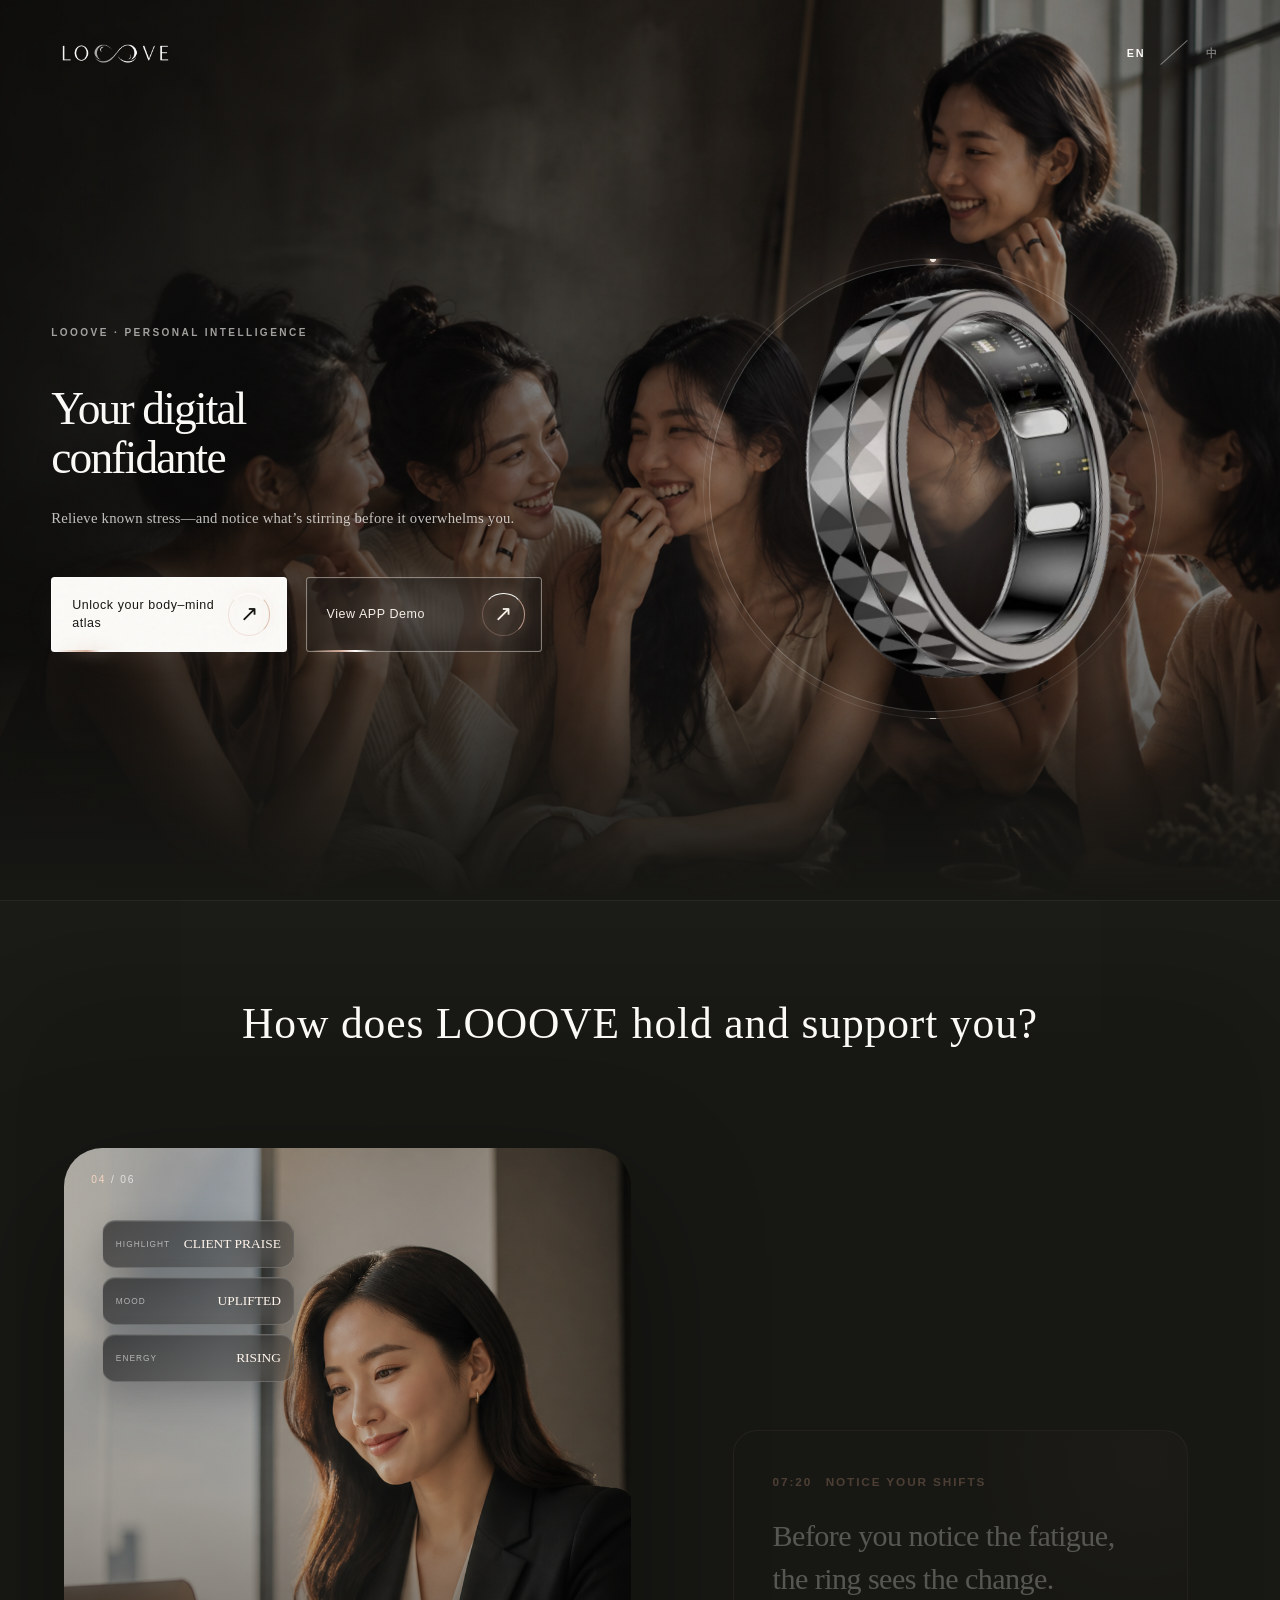
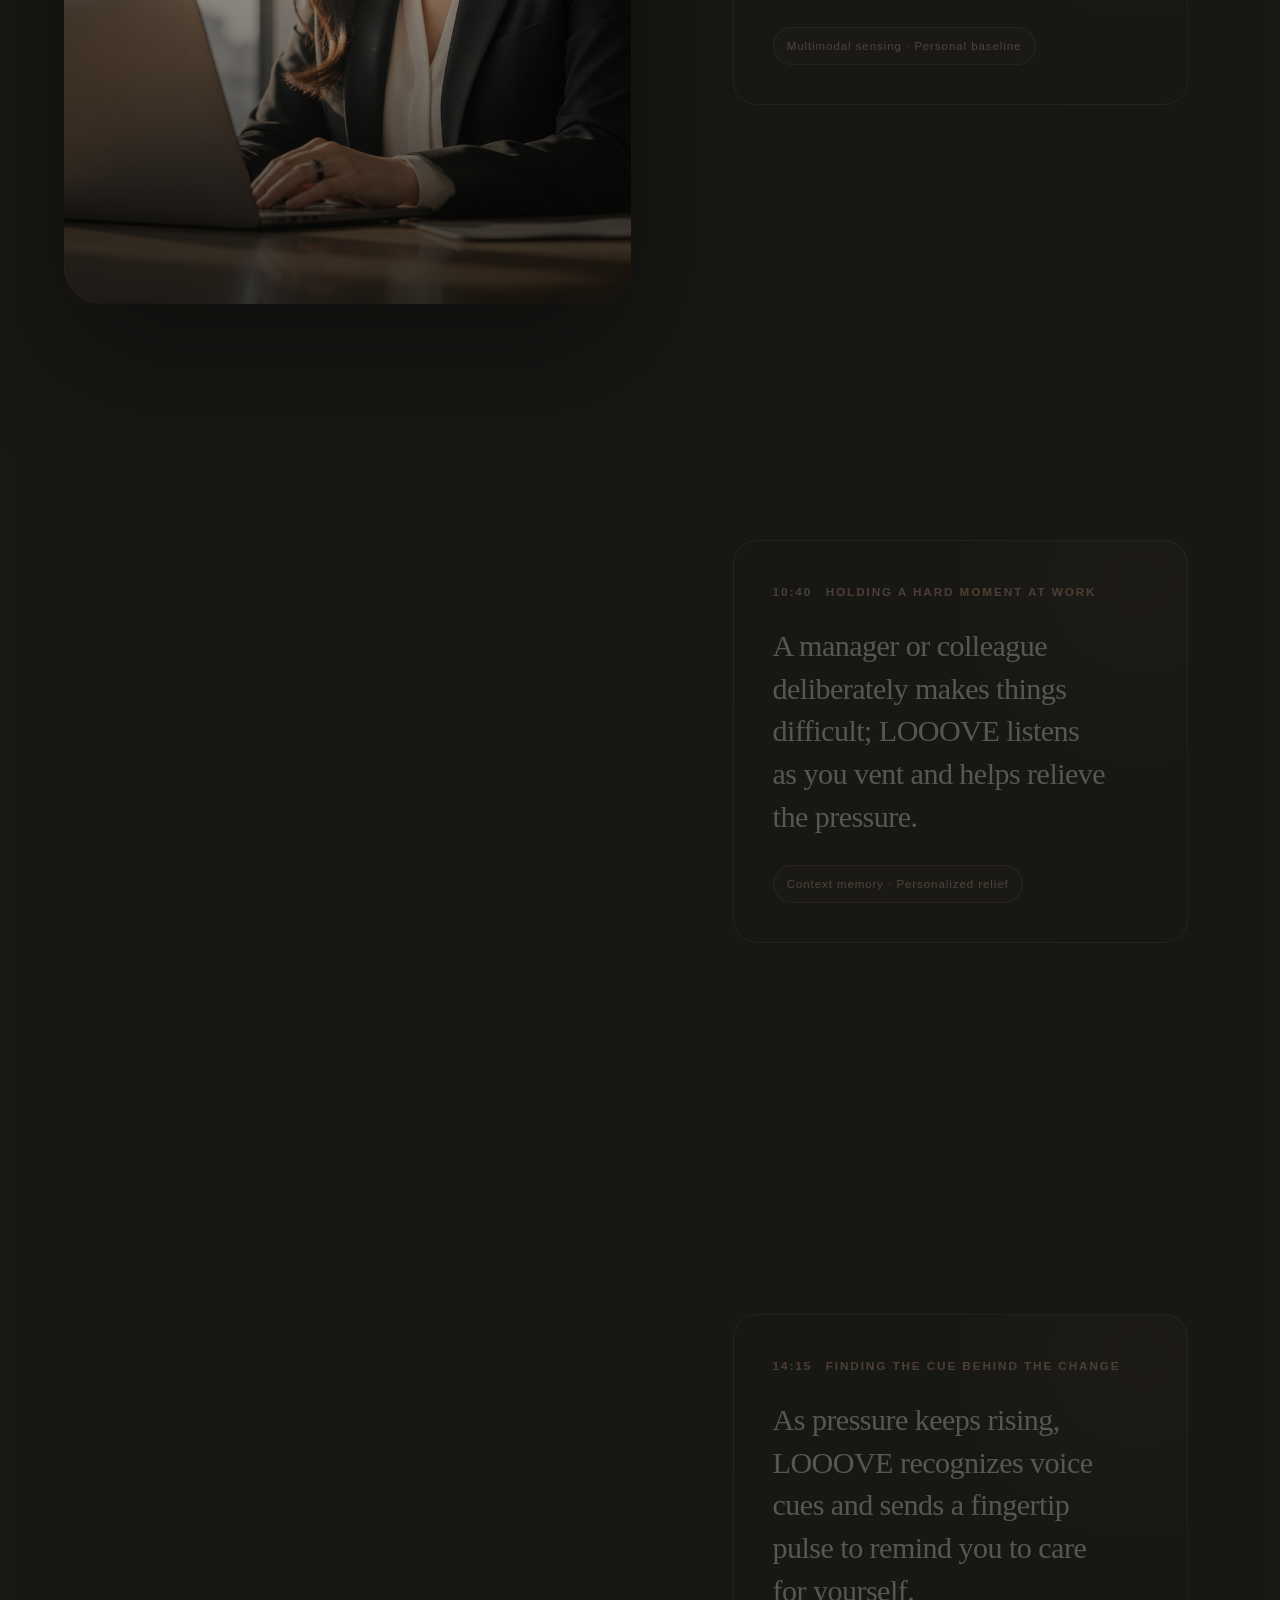
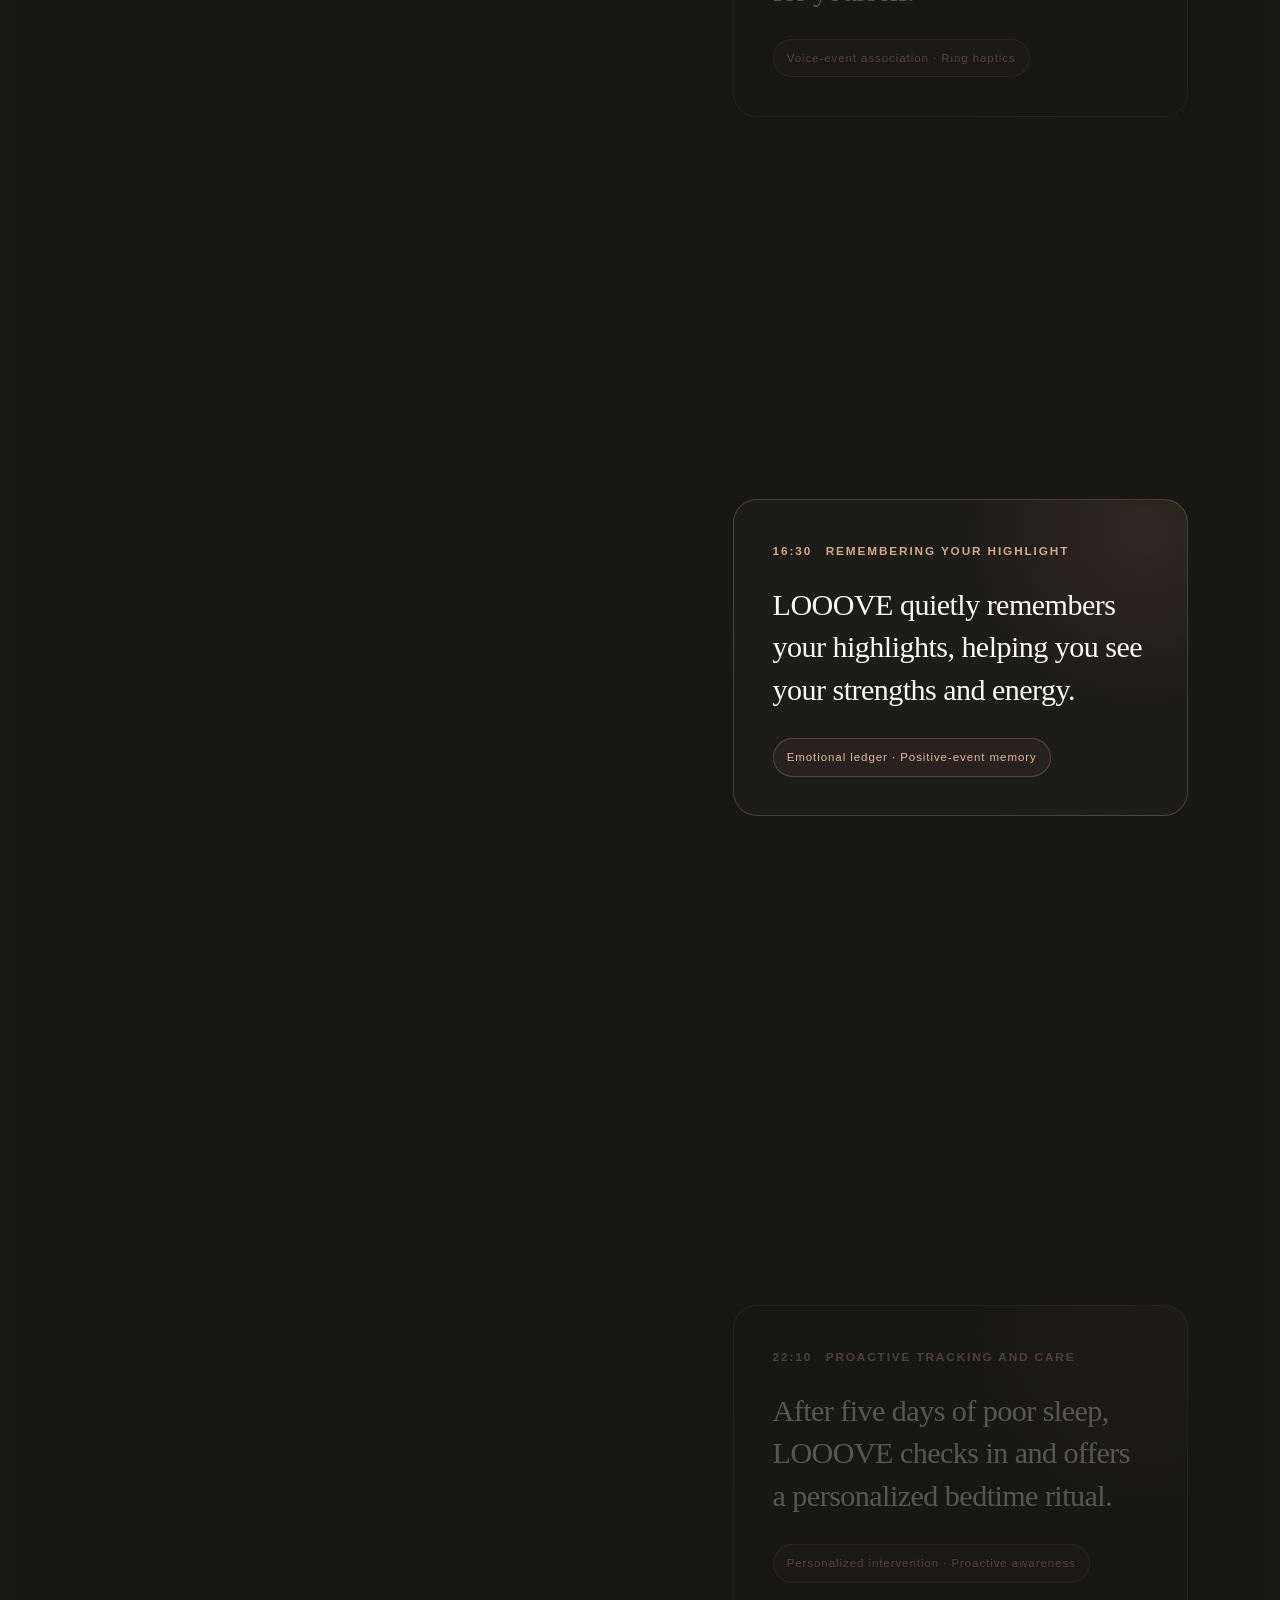
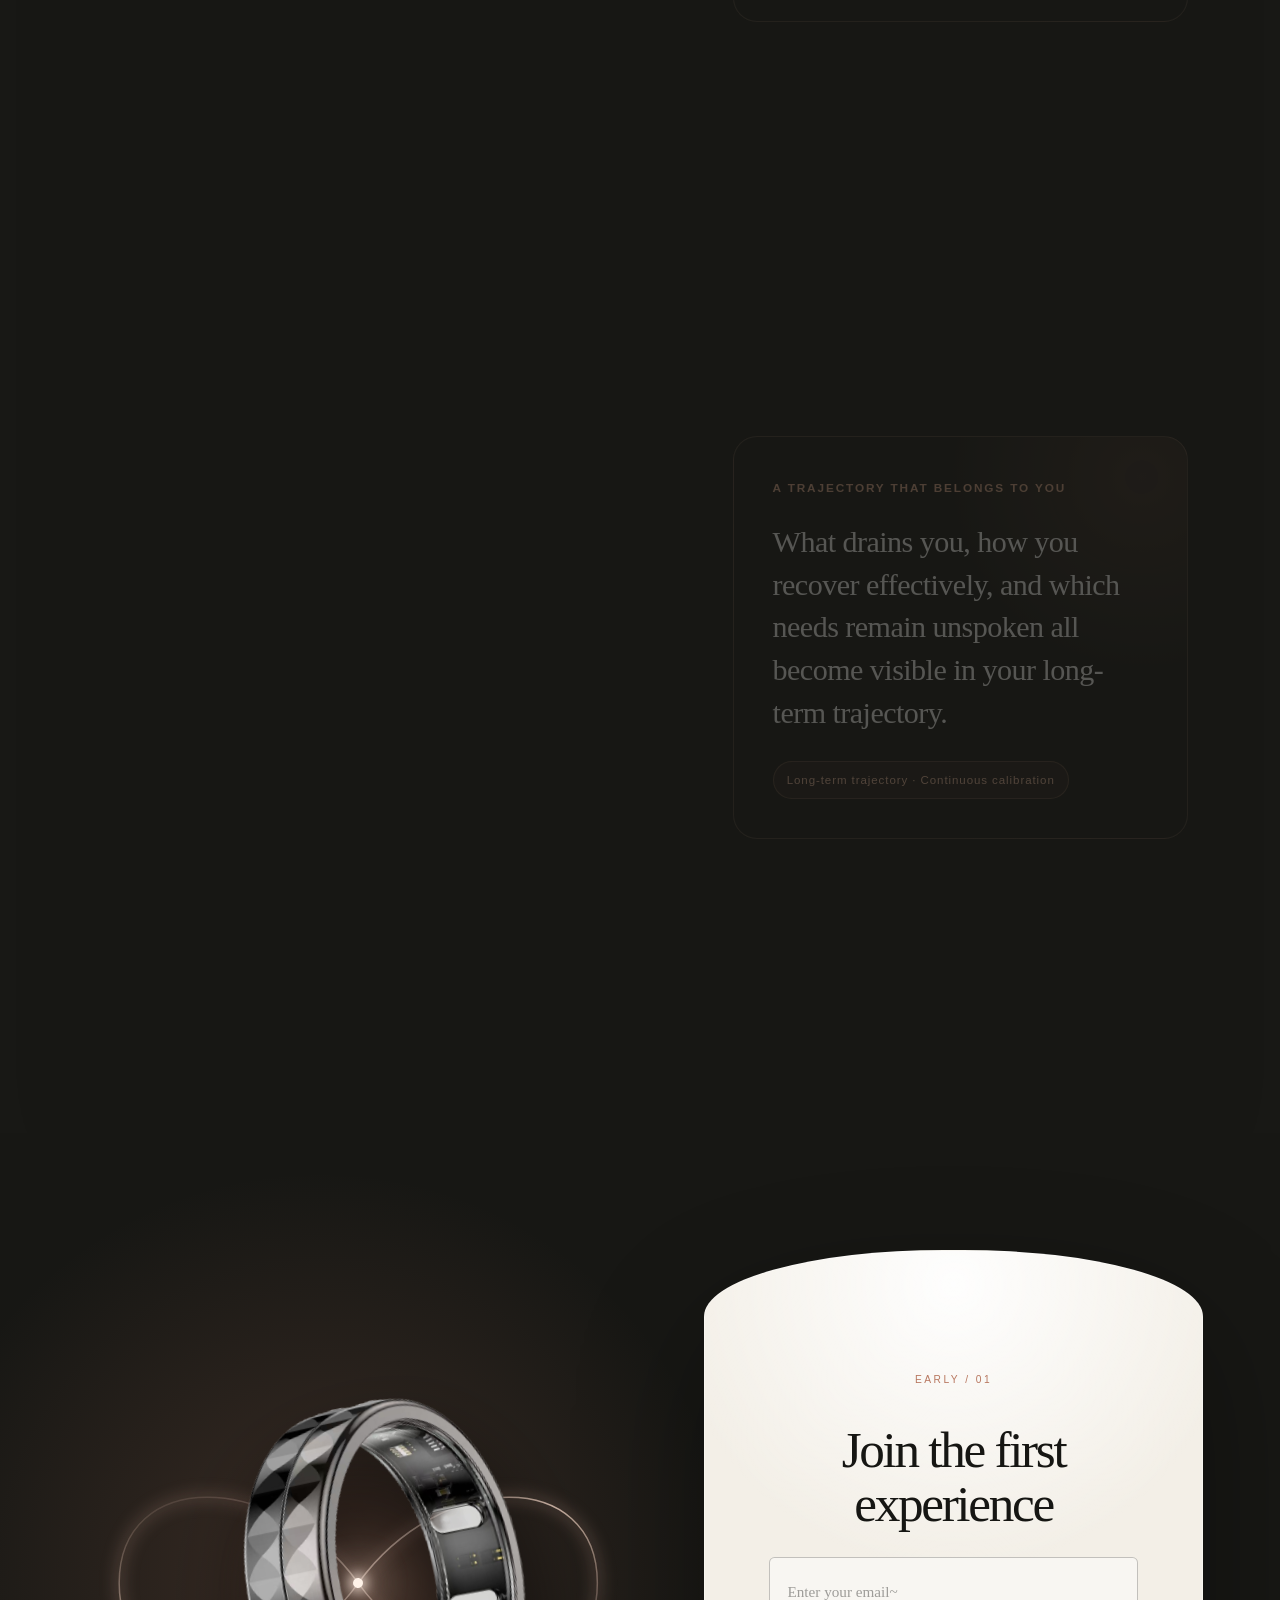
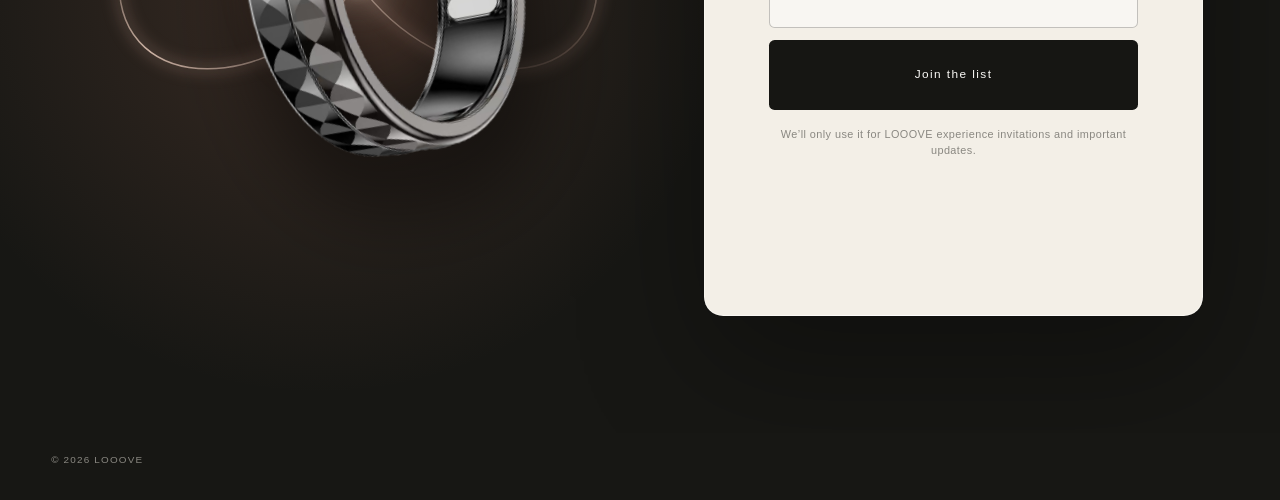
<file: index.html>
<!doctype html>
<html lang="en" data-language="en">
<head>
  <meta charset="utf-8">
  <meta name="viewport" content="width=device-width, initial-scale=1">
  <meta name="description" content="LOOOVE, your digital confidante for body–mind awareness.">
  <title>LOOOVE — Begin within</title>
  <link rel="icon" href="data:image/svg+xml,%3Csvg xmlns='http://www.w3.org/2000/svg' viewBox='0 0 64 64'%3E%3Ccircle cx='32' cy='32' r='20' fill='none' stroke='%23161613' stroke-width='8'/%3E%3C/svg%3E">
  <link rel="stylesheet" href="styles.css?v=20260817-2">
</head>
<body>
  <a class="skip-link" href="#main">Skip to main content</a>

  <header class="site-header" aria-label="Primary">
    <a class="wordmark brand-logo" href="#top" aria-label="LOOOVE home"><img src="logo.png" alt="LOOOVE"></a>
    <button class="language-toggle" id="languageToggle" type="button" aria-label="切换到中文">
      <span class="language-current">EN</span>
      <span class="language-divider" aria-hidden="true"></span>
      <span class="language-next">中</span>
    </button>
  </header>

  <main id="main">
    <section class="hero" id="top" aria-labelledby="heroTitle">
      <img class="hero-background" src="concept-assets/looove-hero-women-ensemble.png" alt="" aria-hidden="true">
      <div class="hero-copy">
        <p class="eyebrow" aria-hidden="true">LOOOVE · PERSONAL INTELLIGENCE</p>
        <h1 id="heroTitle" data-full-zh="职场女性的电子闺蜜" data-full-en="Your digital confidante"><span class="hero-title-line" data-zh="职场女性" data-en="Your digital">Your digital</span><span class="hero-title-line" data-zh="的电子闺蜜" data-en="confidante">confidante</span></h1>
        <p class="hero-support"
           data-zh="在你感到身心疲惫时，疏导已知压力，并提前觉察潜藏的情绪困扰。"
           data-en="Relieve known stress—and notice what’s stirring before it overwhelms you.">Relieve known stress—and notice what’s stirring before it overwhelms you.</p>
        <div class="hero-actions">
          <button class="journey-button" id="journeyButton" type="button">
            <span data-zh="解锁身心图鉴" data-en="Unlock your body–mind atlas">Unlock your body–mind atlas</span>
            <span class="journey-arrow" aria-hidden="true">↗</span>
          </button>
          <a class="journey-button app-demo-button" id="appDemoButton" href="新demo/LOOOVE-demo-shell%20-%20en.html">
            <span data-zh="查看 APP Demo" data-en="View APP Demo">View APP Demo</span>
            <span class="journey-arrow" aria-hidden="true">↗</span>
          </a>
        </div>
      </div>

      <div class="hero-product" aria-hidden="true">
        <span class="hero-product-halo"></span>
        <img class="hero-hardware" src="硬件图.png" alt="">
      </div>
    </section>

    <section class="product-gallery support-journey" aria-labelledby="galleryTitle">
      <header class="journey-heading-wrap">
        <h2 class="gallery-heading" id="galleryTitle" data-zh="如何接住和支持你？" data-en="How does LOOOVE hold and support you?">How does LOOOVE hold and support you?</h2>
      </header>

      <div class="journey-story">
        <div class="journey-visual" aria-live="polite">
          <img class="journey-scene is-active" data-journey-scene="0" src="concept-assets/looove-journey-v2-01.png" alt="The ring notices a shift in body rhythms" data-alt-zh="戒指觉察身体节律变化" data-alt-en="The ring notices a shift in body rhythms">
          <img class="journey-scene" data-journey-scene="1" src="concept-assets/looove-journey-v2-02.png" alt="You open LOOOVE after a difficult moment at work" data-alt-zh="你打开 LOOOVE 疏导工作中的委屈" data-alt-en="You open LOOOVE after a difficult moment at work">
          <img class="journey-scene" data-journey-scene="2" src="concept-assets/looove-journey-v2-03.png" alt="A shift after a high-pressure meeting is recognized" data-alt-zh="高压会议后的身心变化被识别" data-alt-en="A shift after a high-pressure meeting is recognized">
          <img class="journey-scene" data-journey-scene="3" src="concept-assets/looove-journey-v2-04.png" alt="Client praise becomes a highlight worth remembering" data-alt-zh="客户肯定成为你的高光时刻" data-alt-en="Client praise becomes a highlight worth remembering">
          <img class="journey-scene" data-journey-scene="4" src="concept-assets/looove-journey-v2-05.png" alt="A proactive check-in arrives after several nights of poor sleep" data-alt-zh="连续低睡眠后收到主动问候" data-alt-en="A proactive check-in arrives after several nights of poor sleep">
          <img class="journey-scene" data-journey-scene="5" src="concept-assets/looove-journey-v3-06.png" alt="You review your long-term whole-body state" data-alt-zh="你回看完整的长期身心状态" data-alt-en="You review your long-term whole-body state">
          <div class="journey-metrics" aria-hidden="true">
            <span><small id="journeyMetricLabel1">SLEEP</small><strong id="journeyMetricValue1">−18%</strong></span>
            <span><small id="journeyMetricLabel2">HRV</small><strong id="journeyMetricValue2">OFF BASELINE</strong></span>
            <span><small id="journeyMetricLabel3">STATE</small><strong id="journeyMetricValue3">LOW RECOVERY</strong></span>
          </div>
          <div class="journey-signal-card">
            <span id="journeySignalTime">07:20</span>
            <strong id="journeySignalTitle" data-zh="个人基线出现偏移" data-en="A shift from your baseline">A shift from your baseline</strong>
            <i></i>
          </div>
          <div class="journey-scene-count"><span id="journeySceneCount">01</span> / 06</div>
          <div class="journey-profile-note" data-zh="基于身心状态生成档案" data-en="PROFILE GENERATED FROM BODY–MIND STATE">PROFILE GENERATED FROM BODY–MIND STATE</div>
          <div class="journey-trajectory" aria-hidden="true">
            <svg class="trajectory-line" viewBox="0 0 360 180" preserveAspectRatio="none"><path d="M18 82 C82 70 96 28 152 42 S226 90 274 62 S324 28 344 36"/></svg>
            <span class="trajectory-node trajectory-node--state" data-trajectory-progress="0"><span data-zh="身心状态" data-en="BODY–MIND">BODY–MIND</span></span>
            <span class="trajectory-node trajectory-node--highlight" data-trajectory-progress="0.35"><span data-zh="高光" data-en="HIGHLIGHT">HIGHLIGHT</span></span>
            <span class="trajectory-node trajectory-node--wave" data-trajectory-progress="0.68"><span data-zh="波动" data-en="SHIFT">SHIFT</span></span>
            <span class="trajectory-node trajectory-node--heal" data-trajectory-progress="1"><span data-zh="疗愈" data-en="RESTORE">RESTORE</span></span>
          </div>
        </div>

        <ol class="journey-narrative">
          <li class="journey-moment is-active" data-journey-moment="0" data-scene="0" data-time="07:20" data-signal-zh="个人基线出现偏移" data-signal-en="A shift from your baseline" data-metrics-zh="睡眠|−18%|HRV|偏离基线|状态|恢复不足" data-metrics-en="SLEEP|−18%|HRV|OFF BASELINE|STATE|LOW RECOVERY">
            <div class="journey-mobile-media" aria-hidden="true"><img src="concept-assets/looove-journey-v2-01.png" alt=""><div class="journey-mobile-overlay journey-mobile-overlay--profile"><div class="journey-mobile-metrics"><span><small data-zh="睡眠" data-en="SLEEP">SLEEP</small><strong>−18%</strong></span><span><small>HRV</small><strong data-zh="偏离基线" data-en="OFF BASELINE">OFF BASELINE</strong></span><span><small data-zh="状态" data-en="STATE">STATE</small><strong data-zh="恢复不足" data-en="LOW RECOVERY">LOW RECOVERY</strong></span></div><div class="journey-mobile-profile-note" data-zh="基于身心状态生成档案" data-en="PROFILE GENERATED FROM BODY–MIND STATE">PROFILE GENERATED FROM BODY–MIND STATE</div></div></div>
            <div class="journey-copy"><time>07:20</time><span class="journey-phase" data-zh="留意你的状态波动" data-en="NOTICE YOUR SHIFTS">NOTICE YOUR SHIFTS</span><h3 data-zh="在你还没意识到疲惫时，戒指先看见了变化。" data-en="Before you notice the fatigue, the ring sees the change.">Before you notice the fatigue, the ring sees the change.</h3><span class="journey-tech" data-zh="多模态身心状态觉察 · 个人基线" data-en="Multimodal sensing · Personal baseline">Multimodal sensing · Personal baseline</span></div>
          </li>
          <li class="journey-moment" data-journey-moment="1" data-scene="1" data-time="10:40" data-signal-zh="先理解，再疏导" data-signal-en="Understand, then relieve" data-metrics-zh="事件|职场关系|情绪|烦躁|支持|先理解，再疏导" data-metrics-en="EVENT|WORK RELATION|MOOD|IRRITATED|SUPPORT|UNDERSTAND, THEN RELIEVE">
            <div class="journey-mobile-media" aria-hidden="true"><img src="concept-assets/looove-journey-v2-02.png" alt=""><div class="journey-mobile-overlay journey-mobile-overlay--profile"><div class="journey-mobile-metrics"><span><small data-zh="事件" data-en="EVENT">EVENT</small><strong data-zh="职场关系" data-en="WORK RELATION">WORK RELATION</strong></span><span><small data-zh="情绪" data-en="MOOD">MOOD</small><strong data-zh="烦躁" data-en="IRRITATED">IRRITATED</strong></span><span><small data-zh="支持" data-en="SUPPORT">SUPPORT</small><strong data-zh="先理解，再疏导" data-en="UNDERSTAND, THEN RELIEVE">UNDERSTAND, THEN RELIEVE</strong></span></div></div></div>
            <div class="journey-copy"><time>10:40</time><span class="journey-phase" data-zh="接住工作中的委屈" data-en="HOLDING A HARD MOMENT AT WORK">HOLDING A HARD MOMENT AT WORK</span><h3 data-zh="领导同事故意刁难，LOOOVE陪你吐槽和疏解压力。" data-en="A manager or colleague deliberately makes things difficult; LOOOVE listens as you vent and helps relieve the pressure.">A manager or colleague deliberately makes things difficult; LOOOVE listens as you vent and helps relieve the pressure.</h3><span class="journey-tech" data-zh="情境记忆 · 个性化疏导" data-en="Context memory · Personalized relief">Context memory · Personalized relief</span></div>
          </li>
          <li class="journey-moment" data-journey-moment="2" data-scene="2" data-time="14:15" data-signal-zh="变化连回高压会议" data-signal-en="The shift connects to a meeting" data-metrics-zh="压力|持续走高|声音线索|高压会议|戒指|微振提醒" data-metrics-en="STRESS|RISING|VOICE CUE|HIGH-PRESSURE MEETING|RING|HAPTIC">
            <div class="journey-mobile-media" aria-hidden="true"><img src="concept-assets/looove-journey-v2-03.png" alt=""><div class="journey-mobile-overlay journey-mobile-overlay--profile"><div class="journey-mobile-metrics"><span><small data-zh="压力" data-en="STRESS">STRESS</small><strong data-zh="持续走高" data-en="RISING">RISING</strong></span><span><small data-zh="声音线索" data-en="VOICE CUE">VOICE CUE</small><strong data-zh="高压会议" data-en="HIGH-PRESSURE MEETING">HIGH-PRESSURE MEETING</strong></span><span><small data-zh="戒指" data-en="RING">RING</small><strong data-zh="微振提醒" data-en="HAPTIC">HAPTIC</strong></span></div></div></div>
            <div class="journey-copy"><time>14:15</time><span class="journey-phase" data-zh="识别身心变化背后的线索" data-en="FINDING THE CUE BEHIND THE CHANGE">FINDING THE CUE BEHIND THE CHANGE</span><h3 data-zh="压力持续走高，LOOOVE识别声音线索，指尖震动提醒你照顾自己。" data-en="As pressure keeps rising, LOOOVE recognizes voice cues and sends a fingertip pulse to remind you to care for yourself.">As pressure keeps rising, LOOOVE recognizes voice cues and sends a fingertip pulse to remind you to care for yourself.</h3><span class="journey-tech" data-zh="声音事件关联 · 戒指马达反馈" data-en="Voice-event association · Ring haptics">Voice-event association · Ring haptics</span></div>
          </li>
          <li class="journey-moment" data-journey-moment="3" data-scene="3" data-time="16:30" data-signal-zh="高光时刻被记住" data-signal-en="A highlight is remembered" data-metrics-zh="高光事件|客户肯定|情绪|愉悦|能量|回升" data-metrics-en="HIGHLIGHT|CLIENT PRAISE|MOOD|UPLIFTED|ENERGY|RISING">
            <div class="journey-mobile-media" aria-hidden="true"><img src="concept-assets/looove-journey-v2-04.png" alt=""><div class="journey-mobile-overlay journey-mobile-overlay--profile"><div class="journey-mobile-metrics"><span><small data-zh="高光事件" data-en="HIGHLIGHT">HIGHLIGHT</small><strong data-zh="客户肯定" data-en="CLIENT PRAISE">CLIENT PRAISE</strong></span><span><small data-zh="情绪" data-en="MOOD">MOOD</small><strong data-zh="愉悦" data-en="UPLIFTED">UPLIFTED</strong></span><span><small data-zh="能量" data-en="ENERGY">ENERGY</small><strong data-zh="回升" data-en="RISING">RISING</strong></span></div></div></div>
            <div class="journey-copy"><time>16:30</time><span class="journey-phase" data-zh="记录你的高光时刻" data-en="REMEMBERING YOUR HIGHLIGHT">REMEMBERING YOUR HIGHLIGHT</span><h3 data-zh="LOOOVE 默默记下你的高光时刻，帮助你看到自己的优势和能量。" data-en="LOOOVE quietly remembers your highlights, helping you see your strengths and energy.">LOOOVE quietly remembers your highlights, helping you see your strengths and energy.</h3><span class="journey-tech" data-zh="情绪账单 · 正向事件沉淀" data-en="Emotional ledger · Positive-event memory">Emotional ledger · Positive-event memory</span></div>
          </li>
          <li class="journey-moment" data-journey-moment="4" data-scene="4" data-time="22:10" data-signal-zh="主动追踪和问候" data-signal-en="Proactive tracking and care" data-metrics-zh="睡眠|连续5天偏低|恢复|不足|推荐|专属睡前疗愈" data-metrics-en="SLEEP|LOW FOR 5 DAYS|RECOVERY|LOW|CARE|BEDTIME RITUAL">
            <div class="journey-mobile-media" aria-hidden="true"><img src="concept-assets/looove-journey-v2-05.png" alt=""><div class="journey-mobile-overlay journey-mobile-overlay--profile"><div class="journey-mobile-metrics"><span><small data-zh="睡眠" data-en="SLEEP">SLEEP</small><strong data-zh="连续5天偏低" data-en="LOW FOR 5 DAYS">LOW FOR 5 DAYS</strong></span><span><small data-zh="恢复" data-en="RECOVERY">RECOVERY</small><strong data-zh="不足" data-en="LOW">LOW</strong></span><span><small data-zh="推荐" data-en="CARE">CARE</small><strong data-zh="专属睡前疗愈" data-en="BEDTIME RITUAL">BEDTIME RITUAL</strong></span></div></div></div>
            <div class="journey-copy"><time>22:10</time><span class="journey-phase" data-zh="主动追踪和问候" data-en="PROACTIVE TRACKING AND CARE">PROACTIVE TRACKING AND CARE</span><h3 data-zh="过去五天睡眠质量差，LOOOVE主动问候你，提供专属睡前疗愈。" data-en="After five days of poor sleep, LOOOVE checks in and offers a personalized bedtime ritual.">After five days of poor sleep, LOOOVE checks in and offers a personalized bedtime ritual.</h3><span class="journey-tech" data-zh="个性化干预引擎 · 主动觉察" data-en="Personalized intervention · Proactive awareness">Personalized intervention · Proactive awareness</span></div>
          </li>
          <li class="journey-moment journey-moment--outcome" data-journey-moment="5" data-scene="5" data-time="整体" data-signal-zh="一条属于你的身心轨迹" data-signal-en="A trajectory that belongs to you" data-metrics-zh="视角|整体状态|模式|逐渐可见|轨迹|持续校准" data-metrics-en="VIEW|WHOLE STATE|PATTERNS|VISIBLE|TRACE|CALIBRATING">
            <div class="journey-mobile-media" aria-hidden="true"><img src="concept-assets/looove-journey-v3-06.png" alt=""><div class="journey-mobile-overlay journey-mobile-overlay--profile"><div class="journey-mobile-metrics"><span><small data-zh="视角" data-en="VIEW">VIEW</small><strong data-zh="整体状态" data-en="WHOLE STATE">WHOLE STATE</strong></span><span><small data-zh="模式" data-en="PATTERNS">PATTERNS</small><strong data-zh="逐渐可见" data-en="VISIBLE">VISIBLE</strong></span><span><small data-zh="轨迹" data-en="TRACE">TRACE</small><strong data-zh="持续校准" data-en="CALIBRATING">CALIBRATING</strong></span></div></div><div class="journey-trajectory"><svg class="trajectory-line" viewBox="0 0 360 180" preserveAspectRatio="none"><path d="M18 82 C82 70 96 28 152 42 S226 90 274 62 S324 28 344 36"/></svg><span class="trajectory-node trajectory-node--state" data-trajectory-progress="0"><span data-zh="身心状态" data-en="BODY–MIND">BODY–MIND</span></span><span class="trajectory-node trajectory-node--highlight" data-trajectory-progress="0.35"><span data-zh="高光" data-en="HIGHLIGHT">HIGHLIGHT</span></span><span class="trajectory-node trajectory-node--wave" data-trajectory-progress="0.68"><span data-zh="波动" data-en="SHIFT">SHIFT</span></span><span class="trajectory-node trajectory-node--heal" data-trajectory-progress="1"><span data-zh="疗愈" data-en="RESTORE">RESTORE</span></span></div></div>
            <div class="journey-copy"><span class="journey-phase" data-zh="一条属于你的身心轨迹" data-en="A TRAJECTORY THAT BELONGS TO YOU">A TRAJECTORY THAT BELONGS TO YOU</span><h3 data-zh="什么消耗你、如何有效恢复、哪些需求一直没被说出口，都在长期身心轨迹里变得可见。" data-en="What drains you, how you recover effectively, and which needs remain unspoken all become visible in your long-term trajectory.">What drains you, how you recover effectively, and which needs remain unspoken all become visible in your long-term trajectory.</h3><span class="journey-tech" data-zh="长期身心轨迹 · 持续校准" data-en="Long-term trajectory · Continuous calibration">Long-term trajectory · Continuous calibration</span></div>
          </li>
        </ol>
      </div>
    </section>

    <section class="email-section" aria-labelledby="emailTitle">
      <div class="email-product-stage" aria-hidden="true">
        <svg class="infinity-track" viewBox="-260 -160 520 320" focusable="false" aria-hidden="true">
          <defs>
            <linearGradient id="infinityGradient" x1="0" y1="0" x2="1" y2="1">
              <stop offset="0" stop-color="#7c665b" stop-opacity=".2"/>
              <stop offset=".48" stop-color="#ecd0c0" stop-opacity=".82"/>
              <stop offset="1" stop-color="#8c7165" stop-opacity=".22"/>
            </linearGradient>
          </defs>
          <path class="infinity-glow" d="M0 0 C-80-110-230-110-230 0 C-230 110-80 110 0 0 C80-110 230-110 230 0 C230 110 80 110 0 0"/>
          <path class="infinity-line" d="M0 0 C-80-110-230-110-230 0 C-230 110-80 110 0 0 C80-110 230-110 230 0 C230 110 80 110 0 0"/>
        </svg>
        <span class="infinity-light"></span>
        <img src="硬件图.png" alt="">
      </div>
      <div class="email-panel">
        <div class="email-content">
          <p class="section-number" aria-hidden="true">EARLY / 01</p>
          <h2 id="emailTitle" data-zh="成为首批体验者" data-en="Join the first experience">Join the first experience</h2>
          <form id="emailForm" data-email-collection="wordpress" novalidate>
            <label class="sr-only" for="emailInput" data-zh="填写你的邮箱" data-en="Enter your email">Enter your email</label>
            <input name="website" class="form-honeypot" type="text" tabindex="-1" autocomplete="off" aria-hidden="true" hidden>
            <div class="email-field">
              <input id="emailInput" name="email" type="email" autocomplete="email"
                     required placeholder="Enter your email~" data-placeholder-zh="填写你的邮箱~" data-placeholder-en="Enter your email~">
              <button type="submit"><span data-zh="加入名单" data-en="Join the list">Join the list</span></button>
            </div>
            <p class="form-note" data-zh="我们只会用它通知你 LOOOVE 的体验与重要更新。" data-en="We’ll only use it for LOOOVE experience invitations and important updates.">We’ll only use it for LOOOVE experience invitations and important updates.</p>
            <p class="form-status" id="formStatus" role="status" aria-live="polite"></p>
          </form>
        </div>
      </div>
    </section>
  </main>

  <footer class="site-footer">
    <span>© 2026 LOOOVE</span>
  </footer>

  <noscript>Enable JavaScript to use language switching and preview the body–mind journey.</noscript>
  <script src="app.js?v=20260817-2" defer></script>
</body>
</html>
</file>
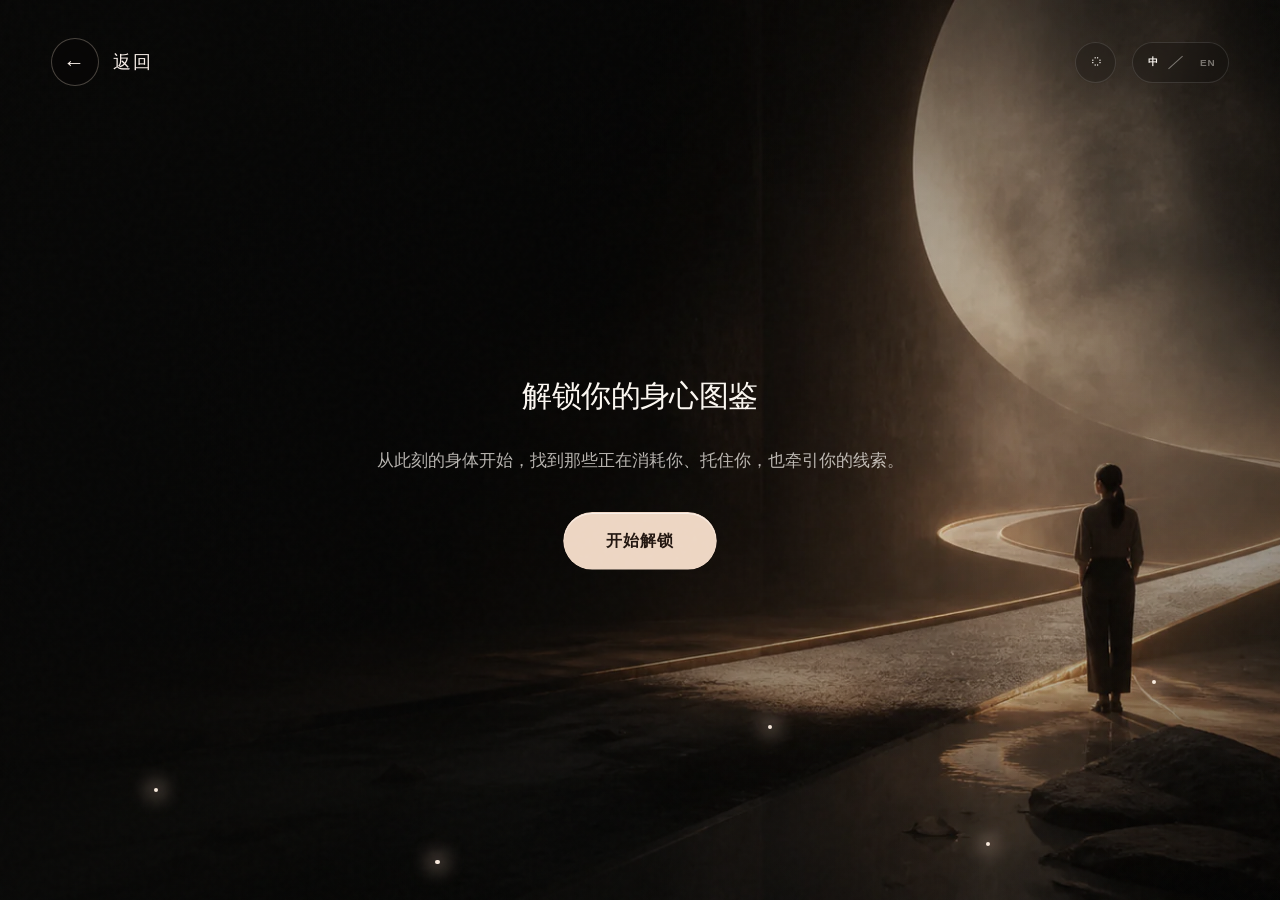
<file: game.html>
<!doctype html>
<html lang="zh-CN" data-language="zh">
<head>
  <meta charset="utf-8">
  <meta name="viewport" content="width=device-width, initial-scale=1">
  <meta name="description" content="LOOOVE 身心 Online，一段属于你的身心互动旅程。">
  <title>身心 Online — LOOOVE</title>
  <link rel="icon" href="data:image/svg+xml,%3Csvg xmlns='http://www.w3.org/2000/svg' viewBox='0 0 64 64'%3E%3Ccircle cx='32' cy='32' r='20' fill='none' stroke='%23eadccf' stroke-width='8'/%3E%3C/svg%3E">
  <link rel="stylesheet" href="game.css">
</head>
<body>
  <div class="game-shell">
    <img class="game-background" src="game-assets/bodymind-online-arrival.webp" alt="">
    <div class="game-atmosphere" aria-hidden="true">
      <span></span><span></span><span></span><span></span><span></span>
    </div>

    <header class="game-header">
      <a href="index.html" class="game-back" aria-label="返回 LOOOVE 首页">
        <span aria-hidden="true">←</span>
        <span data-zh="返回" data-en="Back">返回</span>
      </a>
      <div class="game-controls">
        <button class="sound-toggle" id="soundToggle" type="button" aria-label="关闭声音">◌</button>
        <button class="game-language-toggle" id="gameLanguageToggle" type="button" aria-label="Switch to English">
          <span class="language-current">中</span><i aria-hidden="true"></i><span class="language-next">EN</span>
        </button>
      </div>
    </header>

    <main class="screen-stage">
      <section class="game-screen is-active" id="welcomeScreen" aria-labelledby="welcomeTitle">
        <div class="welcome-copy">
          <h1 id="welcomeTitle" data-zh="解锁你的身心图鉴" data-en="Unlock your body–mind atlas">解锁你的身心图鉴</h1>
          <p class="welcome-lead" id="welcomeLead" data-zh="从此刻的身体开始，找到那些正在消耗你、托住你，也牵引你的线索。" data-en="Start with your body now, and find the clues that drain you, support you, and pull you forward.">从此刻的身体开始，找到那些正在消耗你、托住你，也牵引你的线索。</p>
          <button class="game-action game-action--primary primary-action" id="readyButton" type="button" data-zh="开始解锁" data-en="Start unlocking">开始解锁</button>
        </div>
      </section>

      <section class="game-screen" id="weatherScreen" aria-labelledby="weatherTitle" hidden>
        <div class="weather-panel">
          <div class="chapter-line">
            <span data-zh="01 / 身体天气" data-en="01 / BODY WEATHER">01 / 身体天气</span>
            <div class="chapter-progress" aria-label="旅程进度"><i class="active"></i><i></i><i></i><i></i><i></i></div>
          </div>
          <h2 id="weatherTitle" data-zh="最近一段时间，你的身体更像哪一种天气？" data-en="Lately, what kind of weather has your body felt like?">最近一段时间，你的身体更像哪一种天气？</h2>

          <div class="weather-artwork" id="weatherArtwork" data-weather="clear" aria-live="polite">
            <div class="weather-sky" aria-hidden="true"></div>
            <div class="clear-aurora" aria-hidden="true"><i></i><i></i><i></i></div>
            <div class="weather-sun" aria-hidden="true"><i></i></div>
            <div class="weather-clouds" aria-hidden="true"><i></i><i></i><i></i></div>
            <div class="weather-wind" aria-hidden="true"><i></i><i></i><i></i></div>
            <div class="weather-rain" aria-hidden="true">
              <i></i><i></i><i></i><i></i><i></i><i></i><i></i><i></i><i></i><i></i><i></i><i></i>
            </div>
            <div class="weather-lightning" aria-hidden="true"></div>
            <div class="weather-fog" aria-hidden="true"><i></i><i></i><i></i></div>
            <div class="weather-artwork-copy">
              <span id="weatherName">晴空</span>
              <p id="weatherDescription">视野澄澈，身体里有松弛而明亮的空间。</p>
            </div>
          </div>

          <div class="weather-tuner">
            <div class="tuner-track-wrap">
              <div class="tuner-points" aria-hidden="true"><i></i><i></i><i></i><i></i><i></i><i></i></div>
              <input type="range" id="weatherTuner" min="0" max="5" step="any" value="0" aria-label="左右滑动选择最近的身体天气">
            </div>
            <div class="weather-scale" aria-hidden="true">
              <span class="weather-state" data-value="0">晴空</span>
              <span class="weather-state" data-value="1">微风</span>
              <span class="weather-state" data-value="2">低云</span>
              <span class="weather-state" data-value="3">细雨</span>
              <span class="weather-state" data-value="4">骤雨</span>
              <span class="weather-state" data-value="5">浓雾</span>
            </div>
            <button class="game-action game-action--primary" type="button" id="continueButton" data-zh="这就是最近的我" data-en="This feels like me lately">这就是最近的我</button>
          </div>
        </div>
      </section>

      <section id="nextScreen" class="game-screen stress-screen" aria-labelledby="nextTitle" hidden>
        <div class="stress-backdrop" aria-hidden="true"></div>
        <div class="stress-panel" id="stressStage" style="--pressure: 0">
          <header class="release-detail-header" id="releaseDetailHeader" hidden>
            <button class="release-detail-back" id="releaseDetailBack" type="button" aria-label="返回 Demo" data-aria-label-zh="返回 Demo" data-aria-label-en="Back to Demo"><span aria-hidden="true">←</span></button>
            <h1 class="release-detail-title" id="releaseDetailTitle">音游释放</h1>
          </header>
          <div class="chapter-line stress-chapter">
            <span data-zh="02 / 压力现场" data-en="02 / THE PRESSURE SCENE">02 / 压力现场</span>
            <div class="chapter-progress" aria-label="旅程进度"><i class="active"></i><i class="active"></i><i></i><i></i><i></i></div>
          </div>

          <div class="stress-copy">
            <p class="stress-kicker" data-zh="把压力放到这里" data-en="PLACE THE PRESSURE HERE">把压力放到这里</p>
            <h2 id="nextTitle" data-zh="最近，你的压力来自于哪里？" data-en="Where has your stress been coming from lately?">最近，你的压力来自于哪里？</h2>
          </div>

          <div class="stress-layout">
            <div class="stress-source-area" id="stressSourceArea">
              <div class="stress-source-list" id="stressSourceList" aria-label="选择压力来源">
                <button type="button" data-stress-source="work"><strong data-zh="工作任务" data-en="Workload">工作任务</strong><small data-zh="项目、会议、截止期" data-en="Projects, meetings, deadlines">项目、会议、截止期</small></button>
                <button type="button" data-stress-source="workplace"><strong data-zh="职场关系" data-en="Work relationships">职场关系</strong><small data-zh="协作、评价、边界" data-en="Collaboration, feedback, boundaries">协作、评价、边界</small></button>
                <button type="button" data-stress-source="relationship"><strong data-zh="亲密关系" data-en="Close relationships">亲密关系</strong><small data-zh="沟通、冲突、距离" data-en="Communication, conflict, distance">沟通、冲突、距离</small></button>
                <button type="button" data-stress-source="family"><strong data-zh="家庭责任" data-en="Family duties">家庭责任</strong><small data-zh="照料、期待、分工" data-en="Care, expectations, roles">照料、期待、分工</small></button>
                <button type="button" data-stress-source="self"><strong data-zh="对自己的要求" data-en="Self-expectations">对自己的要求</strong><small data-zh="完美、比较、自责" data-en="Perfection, comparison, blame">完美、比较、自责</small></button>
                <button type="button" data-stress-source="body"><strong data-zh="身体与精力" data-en="Body and energy">身体与精力</strong><small data-zh="睡眠、疼痛、透支" data-en="Sleep, pain, depletion">睡眠、疼痛、透支</small></button>
                <button type="button" data-stress-source="money"><strong data-zh="金钱与生活" data-en="Money and living">金钱与生活</strong><small data-zh="收入、支出、安全感" data-en="Income, spending, security">收入、支出、安全感</small></button>
                <button type="button" data-stress-source="uncertainty"><strong data-zh="未来不确定" data-en="Future uncertainty">未来不确定</strong><small data-zh="选择、变化、失控" data-en="Choices, change, control">选择、变化、失控</small></button>
              </div>
              <label class="stress-other-field" id="stressOtherField">
                <span data-zh="其他（选填）" data-en="Something else (optional)">其他（选填）</span>
                <input id="stressOtherInput" type="text" maxlength="48" autocomplete="off" placeholder="还有什么正压着你？" data-placeholder-zh="还有什么正压着你？" data-placeholder-en="What else is weighing on you?">
              </label>
            </div>

            <div class="pressure-field" id="pressureField" hidden>
              <button class="pressure-reset" id="pressureReset" type="button" aria-label="复原压力强度" title="复原">↻</button>
              <button class="pressure-sponge" id="pressureSponge" type="button" aria-label="按住柔软织物施加压力再松开" aria-valuemin="0" aria-valuemax="100" aria-valuenow="0">
                <svg class="pressure-sponge-svg" viewBox="0 0 400 180" preserveAspectRatio="none" aria-hidden="true">
                  <defs>
                    <linearGradient id="spongeTone" x1="0" y1="0" x2="1" y2="1"><stop offset="0" stop-color="#a57d68"/><stop offset=".48" stop-color="#6e4b3e"/><stop offset="1" stop-color="#2d1c18"/></linearGradient>
                    <pattern id="spongeFibers" width="22" height="16" patternUnits="userSpaceOnUse"><path d="M-4 5 Q5 1 15 5 T34 5 M-3 13 Q7 9 18 13 T38 13" fill="none" stroke="#f4d7c2" stroke-width=".55" opacity=".13"/></pattern>
                  </defs>
                  <path class="pressure-sponge-shape pressure-sponge-shape--body" fill="url(#spongeTone)"></path>
                  <path class="pressure-sponge-shape pressure-sponge-shape--texture" fill="url(#spongeFibers)"></path>
                  <path class="pressure-sponge-shape pressure-sponge-shape--contour"></path>
                </svg>
                <span class="sponge-surface" aria-hidden="true"><i></i><i></i><i></i></span>
                <span class="pressure-sponge__label" data-zh="按住，让它承接你的力" data-en="Press and let it hold the weight">按住，让它承接你的力</span>
                <small id="pressureValue">0</small>
              </button>
              <p class="pressure-selection" id="pressureSelection" aria-live="polite" data-zh="尚未确认强度" data-en="No intensity set yet">尚未确认强度</p>
            </div>

            <div class="stress-response-list" id="responseList" aria-label="最多选择三种常用的压力应对方式" hidden>
              <button type="button" data-stress-response="fight" aria-pressed="false"><img class="stress-response-figure" src="game-assets/stress-response-fight.webp" alt=""><strong data-zh="战斗" data-en="Fight">战斗</strong><small data-zh="迎上去" data-en="Push back">迎上去</small></button>
              <button type="button" data-stress-response="flight" aria-pressed="false"><img class="stress-response-figure" src="game-assets/stress-response-flight.webp" alt=""><strong data-zh="逃离" data-en="Flight">逃离</strong><small data-zh="先离开" data-en="Get away">先离开</small></button>
              <button type="button" data-stress-response="regulate" aria-pressed="false"><img class="stress-response-figure" src="game-assets/stress-response-regulate.webp" alt=""><strong data-zh="调节" data-en="Regulate">调节</strong><small data-zh="先稳住自己" data-en="Ground yourself">先稳住自己</small></button>
              <button type="button" data-stress-response="fawn" aria-pressed="false"><img class="stress-response-figure" src="game-assets/stress-response-fawn.webp" alt=""><strong data-zh="讨好" data-en="Fawn">讨好</strong><small data-zh="先照顾别人" data-en="Please others">先照顾别人</small></button>
              <button type="button" data-stress-response="suppress" aria-pressed="false"><img class="stress-response-figure" src="game-assets/stress-response-suppress.webp" alt=""><strong data-zh="压抑" data-en="Suppress">压抑</strong><small data-zh="把感受按下去" data-en="Push it down">把感受按下去</small></button>
              <button type="button" data-stress-response="connect" aria-pressed="false"><img class="stress-response-figure" src="game-assets/stress-response-connect.webp" alt=""><strong data-zh="求助" data-en="Reach out">求助</strong><small data-zh="找人聊聊" data-en="Talk to someone">找人聊聊</small></button>
            </div>

            <div class="coping-list" id="copingList" aria-label="选择释放压力的方式" hidden>
              <button type="button" data-coping-mode="rhythm"><span class="coping-art coping-art--rhythm" aria-hidden="true"><i></i><i></i><i></i><i></i><b></b><b></b><b></b></span><strong data-zh="音游释放" data-en="Rhythm release">音游释放</strong></button>
              <button type="button" data-coping-mode="breathe"><span class="coping-art coping-art--breathe" aria-hidden="true"><b></b><i></i><i></i><i></i><i></i><i></i></span><strong data-zh="呼吸调整" data-en="Breath regulation">呼吸调整</strong></button>
              <button type="button" data-coping-mode="shake"><span class="coping-art coping-art--shake" aria-hidden="true"><b></b><i></i><i></i></span><strong data-zh="摇散压力" data-en="Disperse pressure">摇散压力</strong></button>
              <button type="button" data-coping-mode="seal"><span class="coping-art coping-art--seal" aria-hidden="true"><b></b><i></i></span><strong data-zh="压力寄存" data-en="Store pressure">压力寄存</strong></button>
              <label class="coping-other-field" for="copingOtherInput"><span data-zh="其他（选填）" data-en="Something else (optional)">其他（选填）</span><input id="copingOtherInput" type="text" maxlength="48" autocomplete="off" placeholder="请许愿~" data-placeholder-zh="请许愿~" data-placeholder-en="Make a wish~"></label>
            </div>

            <div class="coping-experience" id="copingExperience" data-coping-experience="rhythm" hidden>
              <div class="experience-head"><span data-zh="剩余压力" data-en="PRESSURE LEFT">剩余压力</span><strong id="experiencePressureValue">0</strong></div>
              <div class="coping-experience__scene" id="copingExperienceScene" tabindex="0" aria-label="开始压力应对互动">
                <div class="experience-rhythm" aria-label="四弦琵琶节奏互动">
                  <div class="rhythm-toolbar">
                    <div class="rhythm-song"><span data-zh="急曲子" data-en="Quick Tune">急曲子</span><small data-zh="琵琶 · 四弦" data-en="Pipa · four strings">琵琶 · 四弦</small></div>
                    <label class="rhythm-speed" for="rhythmSpeed"><span data-zh="速度" data-en="SPEED">速度</span><input id="rhythmSpeed" type="range" min="0.65" max="1.15" step="0.05" value="0.80"><output id="rhythmSpeedValue" for="rhythmSpeed">0.80×</output></label>
                  </div>
                  <div class="rhythm-stage" id="rhythmStage">
                    <div class="rhythm-note-field" id="rhythmNoteField" aria-hidden="true"></div>
                    <strong class="rhythm-judgement" id="rhythmJudgement" aria-live="assertive"></strong>
                    <p class="rhythm-completion-message" id="rhythmCompletionMessage" aria-live="polite" hidden></p>
                    <button class="rhythm-lane" type="button" data-rhythm-lane="0" aria-label="第一弦，键盘 D"><i class="rhythm-string"></i><kbd>D</kbd></button>
                    <button class="rhythm-lane" type="button" data-rhythm-lane="1" aria-label="第二弦，键盘 F"><i class="rhythm-string"></i><kbd>F</kbd></button>
                    <button class="rhythm-lane" type="button" data-rhythm-lane="2" aria-label="第三弦，键盘 J"><i class="rhythm-string"></i><kbd>J</kbd></button>
                    <button class="rhythm-lane" type="button" data-rhythm-lane="3" aria-label="第四弦，键盘 K"><i class="rhythm-string"></i><kbd>K</kbd></button>
                    <div class="rhythm-judge-line" aria-hidden="true"><span></span><span></span><span></span><span></span></div>
                  </div>
                  <div class="rhythm-feedback" aria-live="polite"><span><strong id="rhythmCombo">0</strong><small data-zh="连击" data-en="COMBO">连击</small></span><p id="rhythmStatus" data-zh="跟着落点轻触四弦" data-en="Tap the four strings as notes land">跟着落点轻触四弦</p></div>
                </div>
                <div class="experience-breathe" aria-label="对着麦克风轻轻呼气，让蒲公英种子散开">
                  <div class="dandelion-field" aria-hidden="true"><div class="dandelion"><span class="dandelion-stem"></span><span class="dandelion-core"></span><span class="dandelion-seeds"></span></div><div class="dandelion"><span class="dandelion-stem"></span><span class="dandelion-core"></span><span class="dandelion-seeds"></span></div><div class="dandelion"><span class="dandelion-stem"></span><span class="dandelion-core"></span><span class="dandelion-seeds"></span></div></div>
                  <div class="breath-guide"><strong id="dandelionBreathStatus" data-zh="慢慢吸气，再轻轻呼气" data-en="Inhale slowly, then breathe out gently">慢慢吸气，再轻轻呼气</strong><div class="breath-actions"><button class="game-action game-action--secondary" id="dandelionBreathButton" type="button" data-zh="开启麦克风" data-en="Enable microphone">开启麦克风</button><button class="game-action game-action--primary" id="dandelionSimulateButton" type="button" data-zh="按住这里模拟吹气" data-en="Hold here to simulate breath">按住这里模拟吹气</button></div><small data-zh="对着麦克风呼气，或直接按住模拟按钮" data-en="Breathe toward the microphone, or hold the simulation button">对着麦克风呼气，或直接按住模拟按钮</small></div>
                </div>
                <div class="experience-shake" aria-label="左右轻轻晃动设备，把凝结的压力摇散">
                  <div class="dispersal-stage">
                    <div class="shake-bottle pressure-dispersal-shell" aria-hidden="true">
                      <svg class="pressure-dispersal-vessel" viewBox="0 0 240 240" role="presentation">
                        <defs>
                          <clipPath id="pressureChamberClip"><path d="M58 30 C83 10 112 19 139 15 C171 10 201 25 211 51 C221 76 202 96 209 121 C220 152 211 185 185 205 C158 226 131 214 103 222 C70 231 40 214 28 185 C17 157 33 133 24 107 C14 77 30 49 58 30 Z"></path></clipPath>
                          <radialGradient id="gelMembraneGradient" cx="29%" cy="18%" r="88%"><stop offset="0" stop-color="#fff3e8" stop-opacity=".72"></stop><stop offset=".26" stop-color="#e9b996" stop-opacity=".54"></stop><stop offset=".62" stop-color="#9b6651" stop-opacity=".56"></stop><stop offset="1" stop-color="#2c1a17" stop-opacity=".88"></stop></radialGradient>
                          <radialGradient id="gelCoreGradient" cx="43%" cy="38%" r="68%"><stop offset="0" stop-color="#f0c4a0" stop-opacity=".52"></stop><stop offset=".38" stop-color="#b87b5e" stop-opacity=".38"></stop><stop offset=".75" stop-color="#6e4537" stop-opacity=".2"></stop><stop offset="1" stop-color="#251512" stop-opacity=".08"></stop></radialGradient>
                          <linearGradient id="gelCausticGradient" x1="0" y1="0" x2="1" y2="1"><stop offset="0" stop-color="#fff7ef" stop-opacity=".62"></stop><stop offset=".3" stop-color="#e4a77c" stop-opacity=".12"></stop><stop offset=".66" stop-color="#61392e" stop-opacity=".04"></stop><stop offset="1" stop-color="#f1b98f" stop-opacity=".28"></stop></linearGradient>
                          <linearGradient id="gelEdgeGradient" x1=".08" y1="0" x2=".92" y2="1"><stop offset="0" stop-color="#fff7ef" stop-opacity=".92"></stop><stop offset=".34" stop-color="#e8b995" stop-opacity=".72"></stop><stop offset=".7" stop-color="#74493b" stop-opacity=".88"></stop><stop offset="1" stop-color="#f2c7aa" stop-opacity=".68"></stop></linearGradient>
                          <filter id="gelSurface" x="-30%" y="-30%" width="160%" height="170%" color-interpolation-filters="sRGB"><feGaussianBlur in="SourceGraphic" stdDeviation=".45" result="soft"></feGaussianBlur><feSpecularLighting in="soft" surfaceScale="7" specularConstant=".36" specularExponent="24" lighting-color="#ffe8d4" result="specular"><fePointLight x="-55" y="-75" z="115"></fePointLight></feSpecularLighting><feComposite in="specular" in2="SourceGraphic" operator="in" result="lit"></feComposite><feBlend in="SourceGraphic" in2="lit" mode="screen"></feBlend></filter>
                          <filter id="gelRefraction" x="-20%" y="-20%" width="140%" height="140%"><feTurbulence type="fractalNoise" baseFrequency=".018 .032" numOctaves="2" seed="9" result="noise"></feTurbulence><feDisplacementMap in="SourceGraphic" in2="noise" scale="8" xChannelSelector="R" yChannelSelector="B"></feDisplacementMap><feGaussianBlur stdDeviation=".3"></feGaussianBlur></filter>
                          <filter id="gelBloom" x="-100%" y="-100%" width="300%" height="300%"><feGaussianBlur stdDeviation="3" result="blur"></feGaussianBlur><feMerge><feMergeNode in="blur"></feMergeNode><feMergeNode in="SourceGraphic"></feMergeNode></feMerge></filter>
                        </defs>
                        <ellipse class="gel-shadow" cx="121" cy="211" rx="76" ry="15"></ellipse>
                        <path class="gel-membrane" d="M58 30 C83 10 112 19 139 15 C171 10 201 25 211 51 C221 76 202 96 209 121 C220 152 211 185 185 205 C158 226 131 214 103 222 C70 231 40 214 28 185 C17 157 33 133 24 107 C14 77 30 49 58 30 Z" fill="url(#gelMembraneGradient)" filter="url(#gelSurface)"></path>
                        <path class="gel-inner-core" d="M67 45 C91 29 116 36 140 31 C166 26 191 39 197 61 C203 82 189 100 196 123 C205 150 195 177 174 191 C151 207 128 196 105 204 C78 212 53 197 44 175 C35 152 49 132 41 109 C32 83 44 59 67 45 Z" fill="url(#gelCoreGradient)" filter="url(#gelRefraction)"></path>
                        <path class="gel-caustic" d="M37 115 C62 91 77 111 98 91 C119 71 138 88 158 67 C178 47 195 58 207 75 C198 98 199 109 206 132 C184 113 168 130 147 113 C124 95 108 117 84 104 C63 93 52 119 37 115 Z" fill="url(#gelCausticGradient)" clip-path="url(#pressureChamberClip)" filter="url(#gelRefraction)"></path>
                        <g class="gel-microbubbles" clip-path="url(#pressureChamberClip)">
                          <circle class="gel-microbubble" cx="62" cy="82" r="3.2"></circle><circle class="gel-microbubble" cx="177" cy="68" r="2.1"></circle><circle class="gel-microbubble" cx="154" cy="154" r="3.6"></circle><circle class="gel-microbubble" cx="79" cy="171" r="1.8"></circle><circle class="gel-microbubble" cx="119" cy="52" r="1.5"></circle><circle class="gel-microbubble" cx="190" cy="129" r="1.4"></circle><circle class="gel-microbubble" cx="49" cy="139" r="1.2"></circle><circle class="gel-microbubble" cx="126" cy="191" r="2.3"></circle>
                        </g>
                        <g class="pressure-fragments" clip-path="url(#pressureChamberClip)">
                          <circle class="pressure-fragment" cx="70" cy="164" r="7"></circle><circle class="pressure-fragment" cx="91" cy="184" r="4"></circle><circle class="pressure-fragment" cx="110" cy="151" r="6"></circle><circle class="pressure-fragment" cx="132" cy="176" r="8"></circle><circle class="pressure-fragment" cx="158" cy="153" r="5"></circle><circle class="pressure-fragment" cx="180" cy="181" r="6"></circle><circle class="pressure-fragment" cx="82" cy="132" r="4"></circle><circle class="pressure-fragment" cx="103" cy="118" r="7"></circle><circle class="pressure-fragment" cx="126" cy="137" r="4"></circle><circle class="pressure-fragment" cx="148" cy="113" r="6"></circle><circle class="pressure-fragment" cx="174" cy="128" r="4"></circle><circle class="pressure-fragment" cx="61" cy="104" r="5"></circle><circle class="pressure-fragment" cx="88" cy="89" r="3"></circle><circle class="pressure-fragment" cx="116" cy="94" r="5"></circle><circle class="pressure-fragment" cx="145" cy="76" r="4"></circle><circle class="pressure-fragment" cx="179" cy="94" r="7"></circle><circle class="pressure-fragment" cx="111" cy="61" r="3"></circle><circle class="pressure-fragment" cx="157" cy="50" r="4"></circle>
                        </g>
                        <path class="gel-inner-rim" d="M66 42 C91 25 116 32 141 27 C168 23 193 37 201 60 C208 83 192 100 199 123 C209 151 199 179 176 195 C152 212 128 201 103 209 C75 218 48 202 38 177 C28 153 43 132 35 108 C25 81 40 56 66 42 Z"></path>
                        <path class="dispersal-rim" d="M58 30 C83 10 112 19 139 15 C171 10 201 25 211 51 C221 76 202 96 209 121 C220 152 211 185 185 205 C158 226 131 214 103 222 C70 231 40 214 28 185 C17 157 33 133 24 107 C14 77 30 49 58 30 Z" stroke="url(#gelEdgeGradient)"></path>
                        <path class="gel-highlight gel-highlight--primary" d="M48 91 C48 58 72 34 105 29 C123 26 140 30 152 27"></path>
                        <path class="gel-highlight gel-highlight--secondary" d="M185 174 C174 192 153 201 133 201"></path>
                      </svg>
                    </div>
                  </div>
                </div>
                <div class="experience-seal"><label for="storePressureText" data-zh="把此刻压着你的那句话写下来" data-en="Write the sentence weighing on you">把此刻压着你的那句话写下来</label><textarea id="storePressureText" maxlength="90" placeholder="写在这里…" data-placeholder-zh="写在这里…" data-placeholder-en="Write it here…"></textarea><button class="game-action game-action--primary" id="storePressureButton" type="button" data-zh="写下并封存" data-en="Write and store">写下并封存</button><div class="storage-envelope" aria-hidden="true"><span></span></div></div>
                <div class="experience-progress"><i id="copingExperienceProgress"></i></div>
              </div>
              <p id="copingExperiencePrompt">跟着落点弹响四弦，速度可以随时调慢。</p>
            </div>

            <div class="stress-feedback" id="stressFeedback" aria-live="polite" hidden>
              <p id="stressInstruction" data-zh="" data-en=""></p>
              <p class="stress-result" id="stressResult"></p>
            </div>
          </div>

          <div class="stress-actions">
            <button class="game-action game-action--secondary" id="stressStepBack" type="button" data-zh="返回" data-en="Back">返回</button>
            <button class="game-action game-action--primary" id="confirmSources" type="button" disabled data-zh="继续" data-en="Continue">继续</button>
            <button class="game-action game-action--primary" id="confirmResponses" type="button" hidden disabled data-zh="继续（0/3）" data-en="Continue (0/3)">继续（0/3）</button>
            <button class="game-action game-action--primary" id="intensityContinue" type="button" hidden disabled data-zh="确认这个强度" data-en="Confirm this intensity">确认这个强度</button>
            <button class="game-action game-action--primary" id="completeCopingExperience" type="button" hidden data-zh="继续" data-en="Continue">继续</button>
            <button class="game-action game-action--primary" id="stressContinue" type="button" data-zh="完成体验" data-en="Finish" hidden>完成体验</button>
          </div>
        </div>
      </section>

      <section id="dailyScreen" class="game-screen daily-screen" aria-labelledby="dailyTitle" hidden>
        <div class="daily-panel" data-daily-phase="food">
          <div class="chapter-line daily-chapter">
            <span data-zh="03 / 日常供能" data-en="03 / DAILY ENERGY">03 / 日常供能</span>
            <div class="chapter-progress" aria-label="旅程进度"><i class="active"></i><i class="active"></i><i class="active"></i><i></i><i></i></div>
          </div>
          <section class="daily-phase" id="dailyFoodPhase" data-daily-section="food">
            <div class="daily-copy"><h2 id="dailyTitle" data-zh="把你常吃、爱吃的，放进这只碗。" data-en="Fill the bowl with what you often eat and enjoy.">把你常吃、爱吃的，放进这只碗。</h2></div>
            <div class="food-playground">
              <button class="daily-bowl" id="foodBowl" type="button" aria-label="你的日常餐碗" style="--food-fill:0%">
                <span class="bowl-vessel" aria-hidden="true"><span class="bowl-fill"></span><i class="bowl-rim"></i><i class="bowl-highlight"></i><span class="bowl-reading"><strong><b id="foodPercent">0</b>%</strong><small data-zh="你的日常餐碗" data-en="Your daily bowl">你的日常餐碗</small></span></span>
              </button>
              <div class="food-pantry" id="foodPantry" aria-label="食物选择">
                <button type="button" data-food-category="meat" data-food-item="肉"><svg class="daily-option-icon" viewBox="0 0 64 64" aria-hidden="true"><path d="M14 36c0-13 12-23 27-21 8 1 13 7 12 14-1 10-13 19-25 20-8 1-14-4-14-13Z"/><path d="M25 28c3-4 9-5 12-2s1 8-3 10-10 1-11-2c-1-2 0-4 2-6Z"/><circle cx="45" cy="24" r="3"/></svg><strong data-zh="肉" data-en="Meat">肉</strong></button>
                <button type="button" data-food-category="egg" data-food-item="蛋"><svg class="daily-option-icon" viewBox="0 0 64 64" aria-hidden="true"><path d="M45 38c0 11-6 17-14 17s-15-7-15-17c0-12 8-28 15-28s14 17 14 28Z"/><ellipse cx="31" cy="39" rx="7" ry="8"/></svg><strong data-zh="蛋" data-en="Eggs">蛋</strong></button>
                <button type="button" data-food-category="dairy" data-food-item="奶"><svg class="daily-option-icon" viewBox="0 0 64 64" aria-hidden="true"><path d="M20 19h24l5 9v26H15V28l5-9Z"/><path d="M20 19l5-9h14l5 9M15 28h34M25 10v9"/><path d="M31 35c4 4 5 7 2 10-3 2-8 0-8-4 0-2 2-4 6-6Z"/></svg><strong data-zh="奶" data-en="Dairy">奶</strong></button>
                <button type="button" data-food-category="vegetable" data-food-item="蔬菜"><svg class="daily-option-icon" viewBox="0 0 64 64" aria-hidden="true"><path d="M31 53V30"/><path d="M31 37C17 37 12 27 14 15c12 1 20 7 17 22ZM32 42c13 0 20-9 19-21-12 0-20 7-19 21Z"/><path d="M23 50c5-4 13-4 19 0"/></svg><strong data-zh="蔬菜" data-en="Vegetables">蔬菜</strong></button>
                <button type="button" data-food-category="mushroom" data-food-item="菌菇"><svg class="daily-option-icon" viewBox="0 0 64 64" aria-hidden="true"><path d="M10 32c1-13 10-22 22-22s21 9 22 22H10Z"/><path d="M25 32v13c0 6-3 9-6 10h26c-4-2-6-5-6-10V32"/><path d="M20 24h1M31 18h1M43 25h1"/></svg><strong data-zh="菌菇" data-en="Mushrooms">菌菇</strong></button>
                <button type="button" data-food-category="fruit" data-food-item="水果"><svg class="daily-option-icon" viewBox="0 0 64 64" aria-hidden="true"><path d="M32 22c-5-7-15-5-19 3-5 11 5 28 18 29 14-1 24-18 19-29-4-8-13-10-18-3Z"/><path d="M32 22c0-7 3-11 8-14M34 16c6-5 12-3 15 2-6 3-11 2-15-2Z"/></svg><strong data-zh="水果" data-en="Fruit">水果</strong></button>
                <button type="button" data-food-category="staple" data-food-item="米饭"><svg class="daily-option-icon" viewBox="0 0 64 64" aria-hidden="true"><path d="M11 30h42c-1 15-8 24-21 24S12 45 11 30Z"/><path d="M17 30c2-11 10-17 15-12 4-6 13 1 15 12"/><path d="m23 23 3 2m7-4 2 3m7 0 2 2"/></svg><strong data-zh="米饭" data-en="Rice">米饭</strong></button>
                <button type="button" data-food-category="staple" data-food-item="面条"><svg class="daily-option-icon" viewBox="0 0 64 64" aria-hidden="true"><path d="M11 34h42c-2 13-9 20-21 20s-19-7-21-20Z"/><path d="M16 28c4 4 8-4 12 0s8-4 12 0 7-3 10 0M21 9l5 26M43 9l-6 26"/></svg><strong data-zh="面条" data-en="Noodles">面条</strong></button>
                <button type="button" data-food-category="staple" data-food-item="包子"><svg class="daily-option-icon" viewBox="0 0 64 64" aria-hidden="true"><path d="M12 42c0-12 9-23 20-23s20 11 20 23c0 8-7 12-20 12S12 50 12 42Z"/><path d="M32 19c-5 5-7 10-7 16m7-16v16m0-16c5 5 7 10 7 16m-16-9c5 2 8 5 9 9m9-9c-5 2-8 5-9 9"/></svg><strong data-zh="包子" data-en="Buns">包子</strong></button>
                <div class="food-custom-card"><svg class="daily-option-icon" viewBox="0 0 64 64" aria-hidden="true"><path d="M15 44c7-5 9-12 8-24 11 2 18 8 21 18 3-3 5-7 5-12 7 11 3 26-9 29-10 3-20-1-25-11Z"/><path d="M32 27v18m-9-9h18"/></svg><input id="customFoodInput" type="text" maxlength="12" autocomplete="off" placeholder="其他" data-placeholder-zh="其他" data-placeholder-en="Other"><button id="customFoodAdd" type="button" data-zh="加入" data-en="Add">加入</button></div>
              </div>
            </div>
            <div class="daily-actions"><button class="game-action game-action--secondary" id="foodUndo" type="button" disabled data-zh="撤回一份" data-en="Undo one">撤回一份</button><button class="game-action game-action--primary" id="foodContinue" type="button" hidden data-zh="继续" data-en="Continue">继续</button></div>
          </section>

          <section class="daily-phase" id="dailyMovementPhase" data-daily-section="movement" hidden>
            <div class="daily-copy"><h2 data-zh="最近一段时间，你通常会做哪些运动？" data-en="Which kinds of movement have been part of your recent days?">最近一段时间，你通常会做哪些运动？</h2></div>
            <div class="movement-playground">
              <button class="movement-body" id="movementBody" type="button" aria-label="身体活动容器" style="--movement-fill:0%"><span class="movement-head"></span><span class="movement-torso"></span><span class="movement-reading"><strong><b id="movementPercent">0</b>%</strong><small data-zh="你的活动份量" data-en="Your movement">你的活动份量</small></span></button>
              <div class="movement-shelf" id="movementShelf">
                <button type="button" data-movement-type="walk"><svg class="daily-option-icon" viewBox="0 0 64 64" aria-hidden="true"><path d="M22 10c6 1 9 8 7 16s-8 13-14 10-7-10-3-17c3-6 6-10 10-9Zm22 20c6 1 9 8 7 15s-8 12-14 10-7-10-3-17c3-6 6-9 10-8Z"/><path d="M18 42c4 2 7 5 9 10m10-20c4 2 7 5 9 10"/></svg><strong>散步</strong></button>
                <button type="button" data-movement-type="stretch"><svg class="daily-option-icon" viewBox="0 0 64 64" aria-hidden="true"><circle cx="32" cy="14" r="6"/><path d="M32 20v18m0-12L16 13m16 13 16-13M32 38 20 55m12-17 12 17"/></svg><strong>拉伸</strong></button>
                <button type="button" data-movement-type="run"><svg class="daily-option-icon" viewBox="0 0 64 64" aria-hidden="true"><circle cx="40" cy="12" r="5"/><path d="m35 20-10 11 10 8 7-12m-7 12-13 15m13-15 14 13M27 27l-13 4"/><path d="M9 43h11M5 50h10"/></svg><strong>跑步</strong></button>
                <button type="button" data-movement-type="strength"><svg class="daily-option-icon" viewBox="0 0 64 64" aria-hidden="true"><path d="M18 25v14m28-14v14M12 28v8m40-8v8M18 32h28"/><rect x="20" y="18" width="6" height="28" rx="3"/><rect x="38" y="18" width="6" height="28" rx="3"/></svg><strong>力量</strong></button>
                <button type="button" data-movement-type="dance"><svg class="daily-option-icon" viewBox="0 0 64 64" aria-hidden="true"><circle cx="35" cy="12" r="5"/><path d="m32 20-7 15 10 5 7-13m-10 5-15-9m18 17-4 16m4-16 13 12M15 16l3 3 4-1"/></svg><strong>跳舞</strong></button>
                <button type="button" data-movement-type="cycle"><svg class="daily-option-icon" viewBox="0 0 64 64" aria-hidden="true"><circle cx="17" cy="43" r="11"/><circle cx="48" cy="43" r="11"/><path d="m17 43 10-20 9 20H17Zm19 0 12-20H34m-10 0h11m-2-7h8"/></svg><strong>骑行</strong></button>
                <button type="button" data-movement-type="swim"><svg class="daily-option-icon" viewBox="0 0 64 64" aria-hidden="true"><circle cx="42" cy="20" r="5"/><path d="M12 34c7-7 14-9 22-7l13 8M8 42c6 5 12 5 18 0 6 5 12 5 18 0 5 4 9 4 13 0M8 51c6 5 12 5 18 0 6 5 12 5 18 0 5 4 9 4 13 0"/></svg><strong>游泳</strong></button>
                <div class="movement-custom-card"><svg class="daily-option-icon" viewBox="0 0 64 64" aria-hidden="true"><path d="M15 35c0-12 8-21 18-21 9 0 16 7 16 16 0 11-8 20-19 20-8 0-15-6-15-15Z"/><path d="M23 33c5-7 12-10 21-8M34 19v12m-6-6h12"/></svg><input id="customMovementInput" type="text" maxlength="12" autocomplete="off" placeholder="其他" data-placeholder-zh="其他" data-placeholder-en="Other"><button id="customMovementAdd" type="button" data-zh="加入" data-en="Add">加入</button></div>
              </div>
            </div>
            <div class="daily-actions"><button class="game-action game-action--secondary" id="movementUndo" type="button" disabled data-zh="撤回一次" data-en="Undo one">撤回一次</button><button class="game-action game-action--secondary" id="movementSkip" type="button" data-zh="我不运动" data-en="I don't exercise">我不运动</button><button class="game-action game-action--primary" id="movementContinue" type="button" hidden data-zh="继续" data-en="Continue">继续</button></div>
          </section>

          <section class="daily-phase" id="dailySleepPhase" data-daily-section="sleep" hidden>
            <div class="daily-copy"><h2 data-zh="拨动月亮与太阳，标注你最近的睡眠吧" data-en="Move the moon and sun to mark your recent sleep.">拨动月亮与太阳，标注你最近的睡眠吧</h2><small data-zh="在夜弧上点击，可以标记半夜醒来的时刻。" data-en="Tap the night arc to mark moments you wake up.">在夜弧上点击，可以标记半夜醒来的时刻。</small></div>
            <div class="sleep-clock">
              <svg class="sleep-night-arc" id="sleepArc" viewBox="0 0 640 320" role="img" aria-label="可拖动入睡与醒来时间的睡眠夜弧">
                <defs><linearGradient id="nightArcGlow" x1="0" x2="1"><stop stop-color="#ddc39d"/><stop offset=".5" stop-color="#ece8d9"/><stop offset="1" stop-color="#9eb6d3"/></linearGradient></defs>
                <path class="sleep-arc-track" id="sleepArcTrack" d="M70 245 Q320 18 570 245"/>
                <path class="sleep-arc-progress" id="sleepArcProgress" d="M70 245 Q320 18 570 245"/>
                <g class="sleep-time-ticks" id="sleepTimeTicks" aria-hidden="true"></g>
                <g id="sleepWakeNodes" aria-hidden="true"></g>
                <g class="sleep-time-handle sleep-time-handle--bedtime" id="sleepBedtimeHandle" role="slider" tabindex="0" aria-label="入睡时间" aria-valuemin="18:00" aria-valuemax="06:00" aria-valuenow="23:00">
                  <circle class="sleep-handle-halo" r="25"/><circle class="sleep-handle-dot" r="10"/><text class="sleep-handle-symbol" x="0" y="-17">☾</text><rect class="sleep-handle-label-bg" x="-34" y="18" width="68" height="28" rx="14"/><text class="sleep-handle-label" id="sleepBedtimeValue" x="0" y="37">23:00</text>
                </g>
                <g class="sleep-time-handle sleep-time-handle--wake" id="sleepWakeHandle" role="slider" tabindex="0" aria-label="醒来时间" aria-valuemin="04:00" aria-valuemax="12:00" aria-valuenow="07:00">
                  <circle class="sleep-handle-halo" r="25"/><circle class="sleep-handle-dot" r="10"/><text class="sleep-handle-symbol" x="0" y="-17">☼</text><rect class="sleep-handle-label-bg" x="-34" y="18" width="68" height="28" rx="14"/><text class="sleep-handle-label" id="sleepWakeValue" x="0" y="37">07:00</text>
                </g>
              </svg>
              <input id="sleepBedtime" type="hidden" value="23"><input id="sleepWake" type="hidden" value="7">
              <div class="sleep-summary"><strong><b id="sleepDuration">8</b> 小时</strong><span id="sleepInterruptionText">夜里没有标记醒来</span></div>
              <label class="sleep-restoration"><span data-zh="醒来时，身体恢复了多少？" data-en="How restored do you feel on waking?">醒来时，身体恢复了多少？</span><input id="sleepRestoration" type="range" min="0" max="100" value="55"><strong><b id="sleepRestorationValue">55</b>%</strong></label>
            </div>
            <div class="daily-actions"><button class="game-action game-action--secondary" id="sleepClearNodes" type="button" data-zh="清除夜醒" data-en="Clear wake-ups">清除夜醒</button><button class="game-action game-action--primary" id="sleepContinue" type="button" data-zh="继续" data-en="Continue">继续</button></div>
          </section>

          <section class="daily-phase daily-report" id="dailyReportPhase" data-daily-section="report" hidden>
            <div class="atlas-report-heading"><h2 data-zh="你的身心图鉴" data-en="YOUR BODY–MIND ATLAS">你的身心图鉴</h2></div>
            <div class="atlas-clue-grid" id="atlasClueGrid" aria-live="polite"></div>
            <form id="dailyReportForm"><label for="dailyReportEmail" class="sr-only">邮箱</label><input id="dailyReportEmail" name="email" type="email" maxlength="190" autocomplete="email" required placeholder="填写邮箱，接收身心图鉴完整解读" data-placeholder-zh="填写邮箱，接收身心图鉴完整解读" data-placeholder-en="Enter email for the complete atlas interpretation"><label class="daily-report-consent"><input id="dailyReportConsent" type="checkbox" required><span data-zh="我同意保存本次选择，用于生成并发送我的身心图鉴。" data-en="I agree to save these choices to create and send my atlas.">我同意保存本次选择，用于生成并发送我的身心图鉴。</span></label><input class="form-honeypot" name="website" type="text" tabindex="-1" autocomplete="off" hidden aria-hidden="true"><button class="game-action game-action--primary" id="dailyReportSubmit" type="submit" data-zh="接收完整解读" data-en="Receive complete interpretation">接收完整解读</button></form><p id="dailyReportStatus" role="status" aria-live="polite"></p>
            <div class="daily-saved" id="dailySaved" hidden><span>✓</span><h3 data-zh="你的图鉴正在生成。" data-en="Your atlas is being created.">你的图鉴正在生成。</h3><p data-zh="通常几分钟内会抵达邮箱；无需停留在此页面。" data-en="It usually reaches your inbox within a few minutes; you may close this page.">通常几分钟内会抵达邮箱；无需停留在此页面。</p><a class="game-action game-action--primary" href="index.html" data-zh="完成体验" data-en="Finish">完成体验</a></div>
          </section>

          <button class="game-action game-action--secondary daily-back" id="dailyBack" type="button" data-zh="返回" data-en="Back">返回</button>
        </div>
      </section>
    </main>
  </div>
  <script src="game.js"></script>
</body>
</html>
</file>
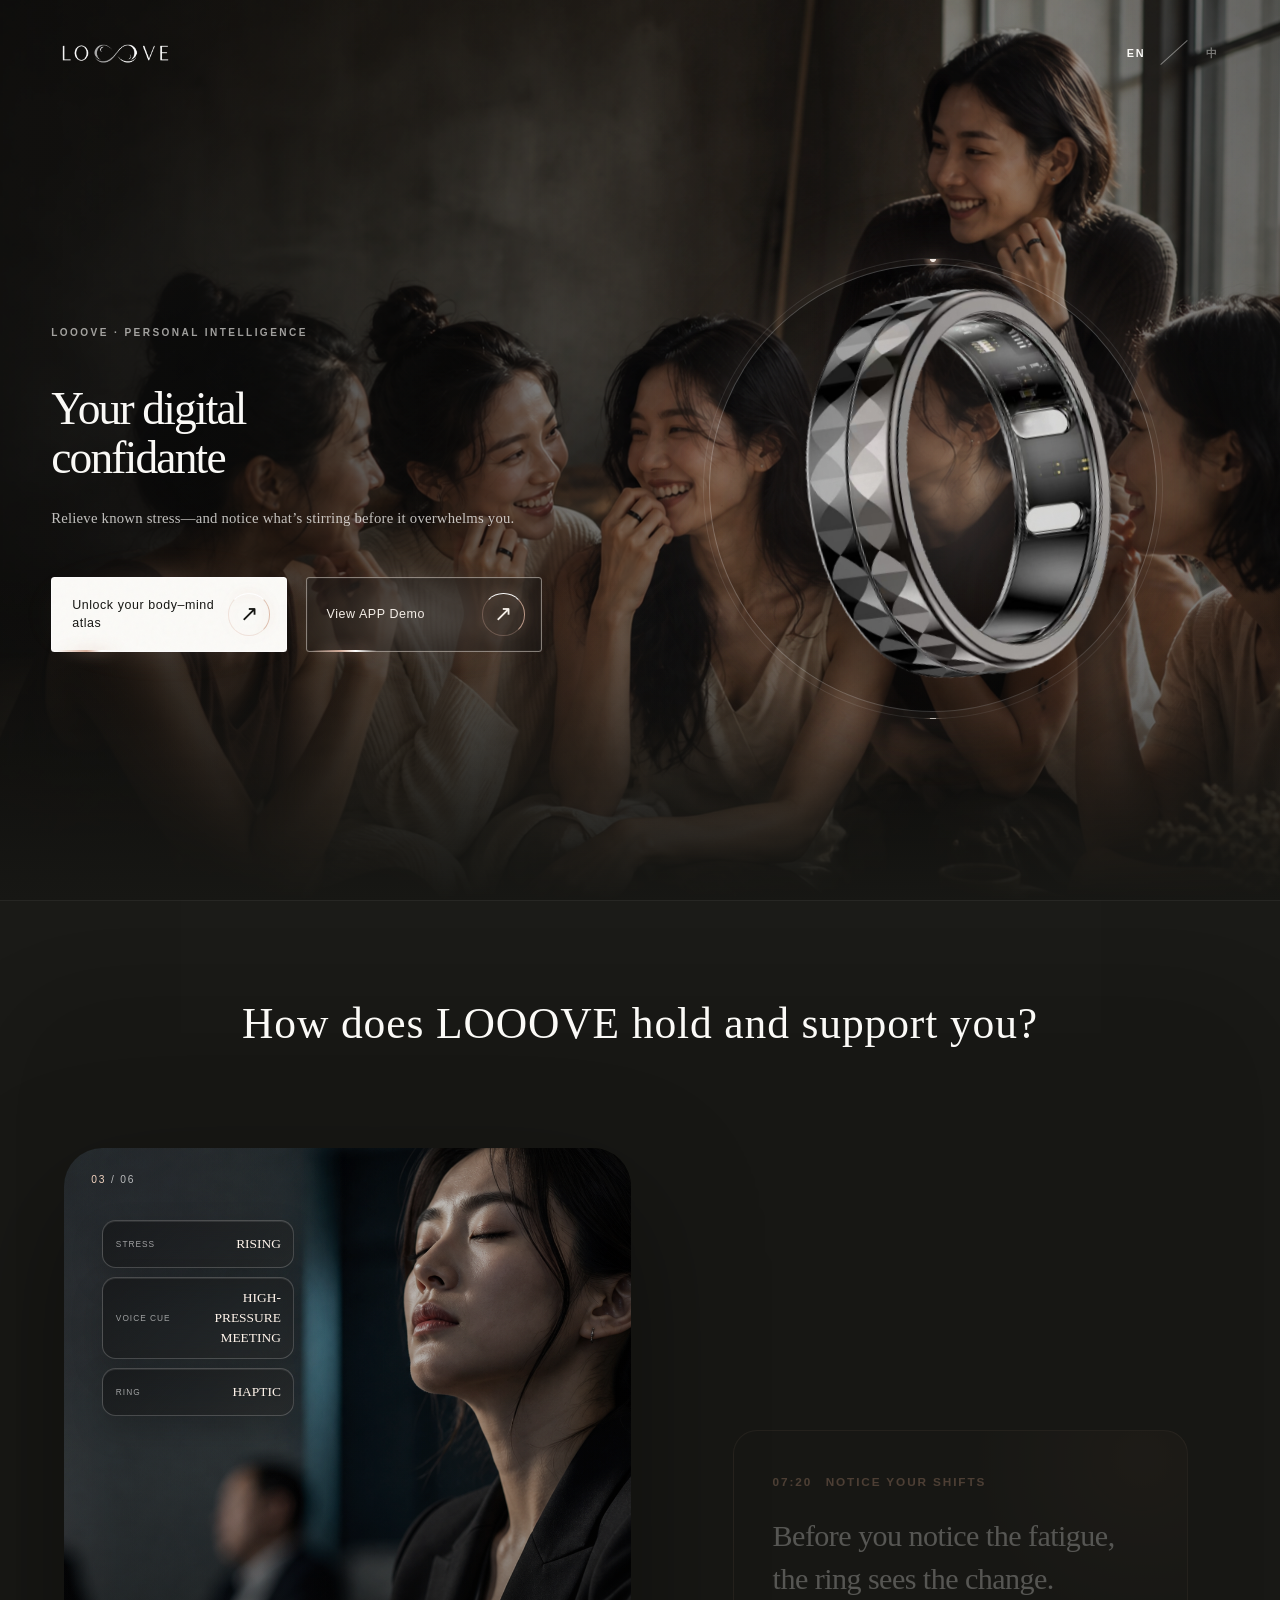
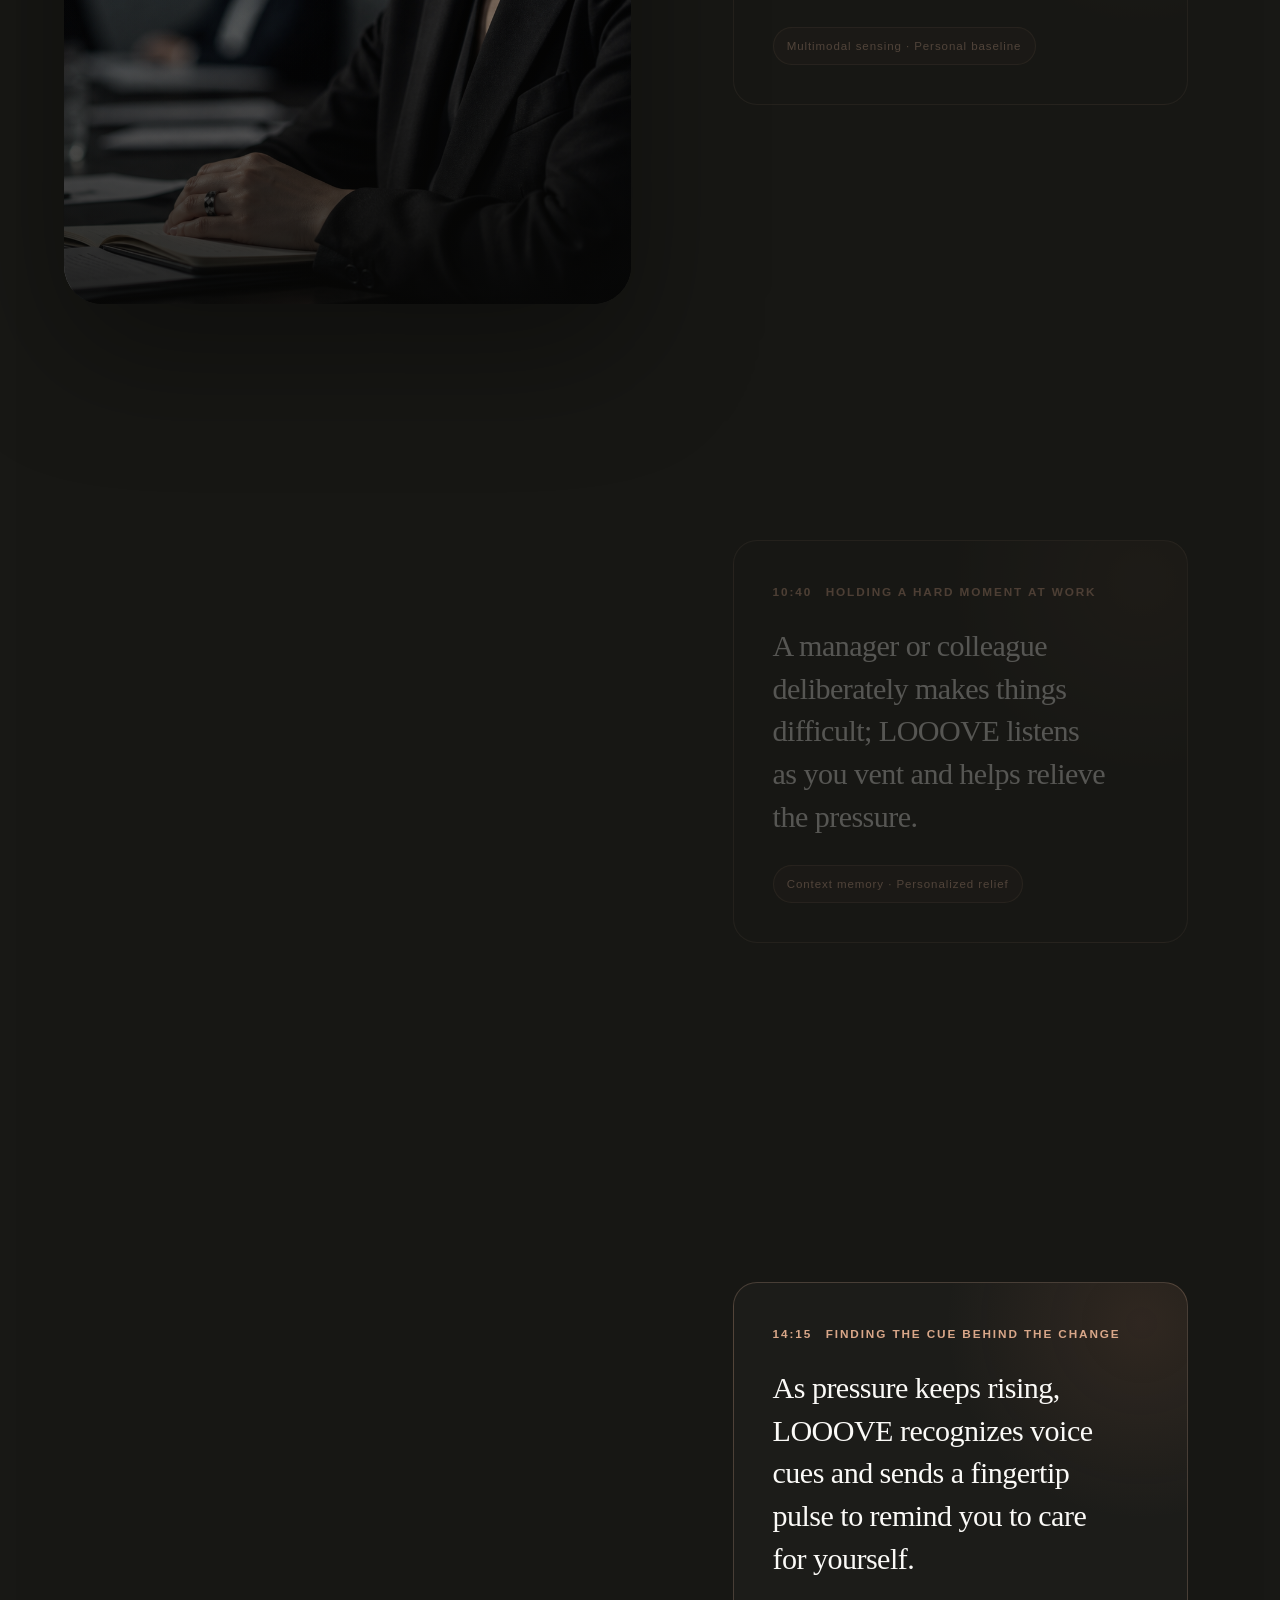
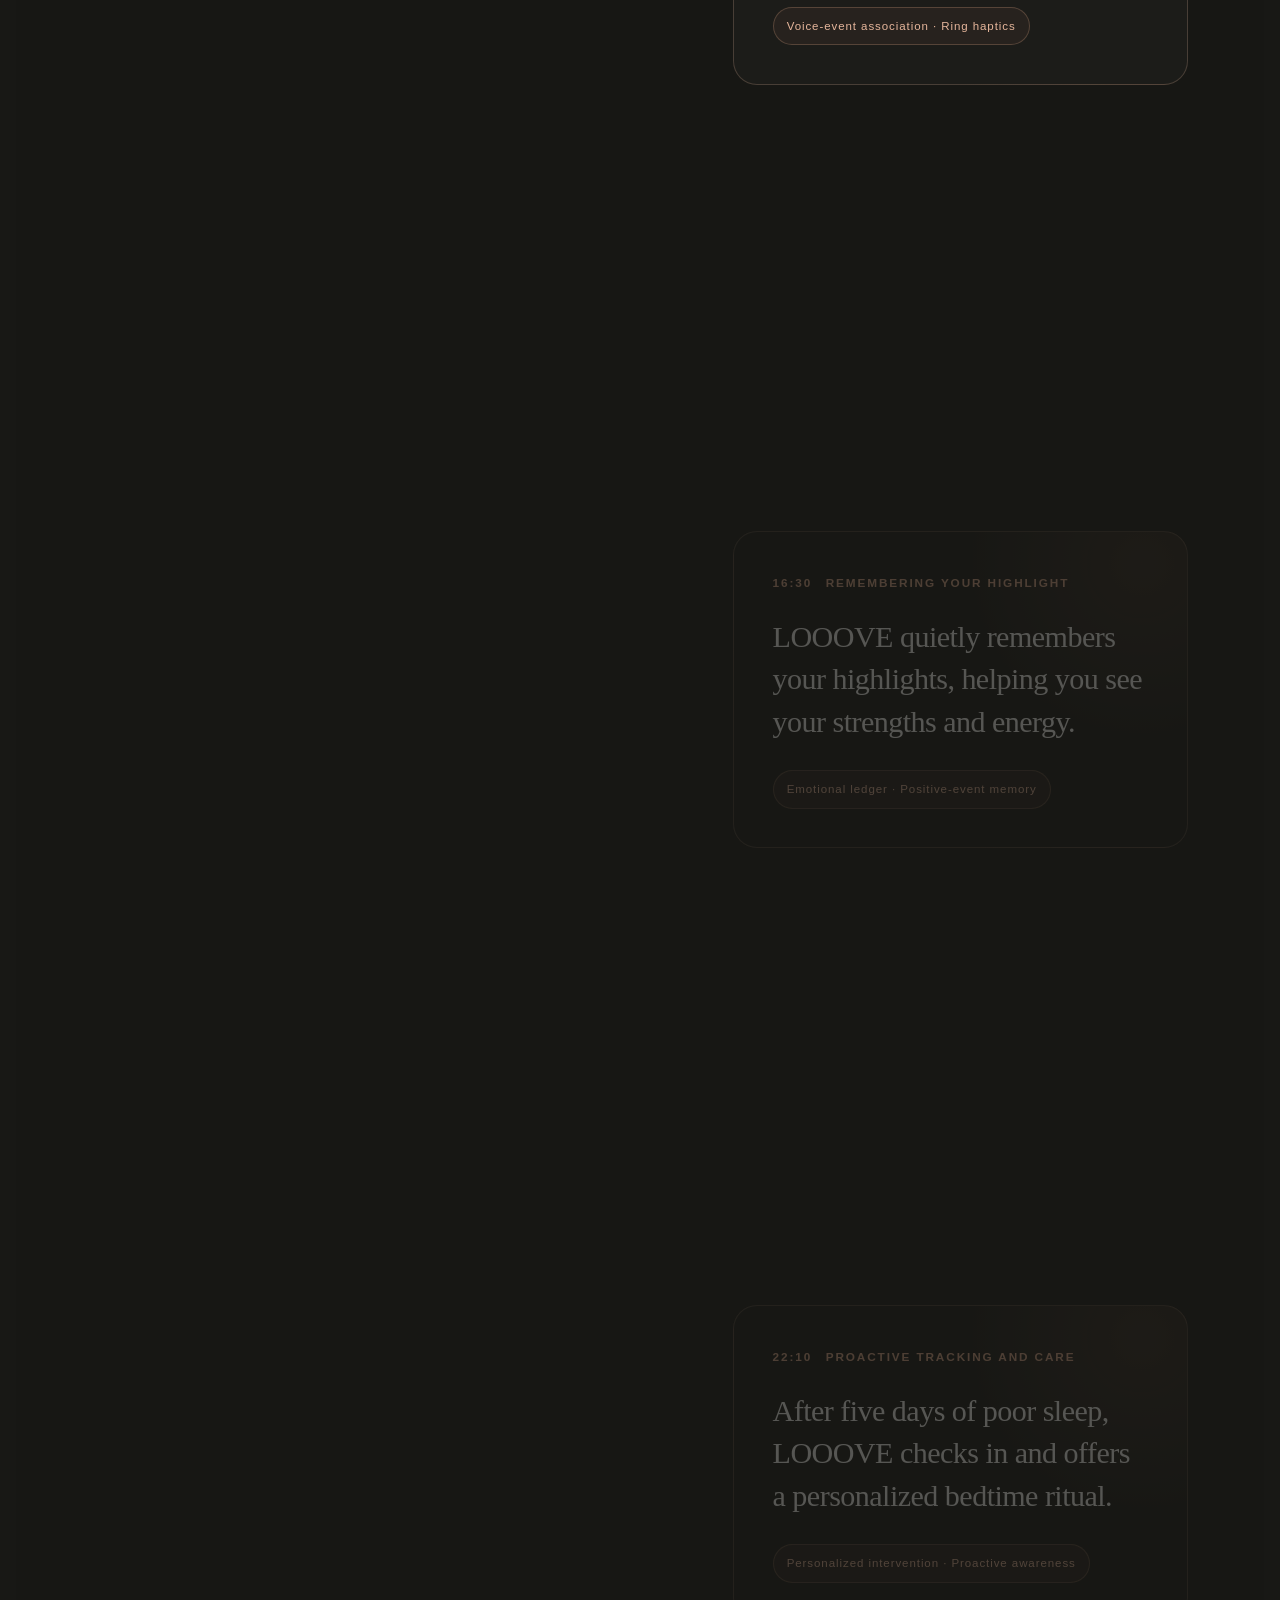
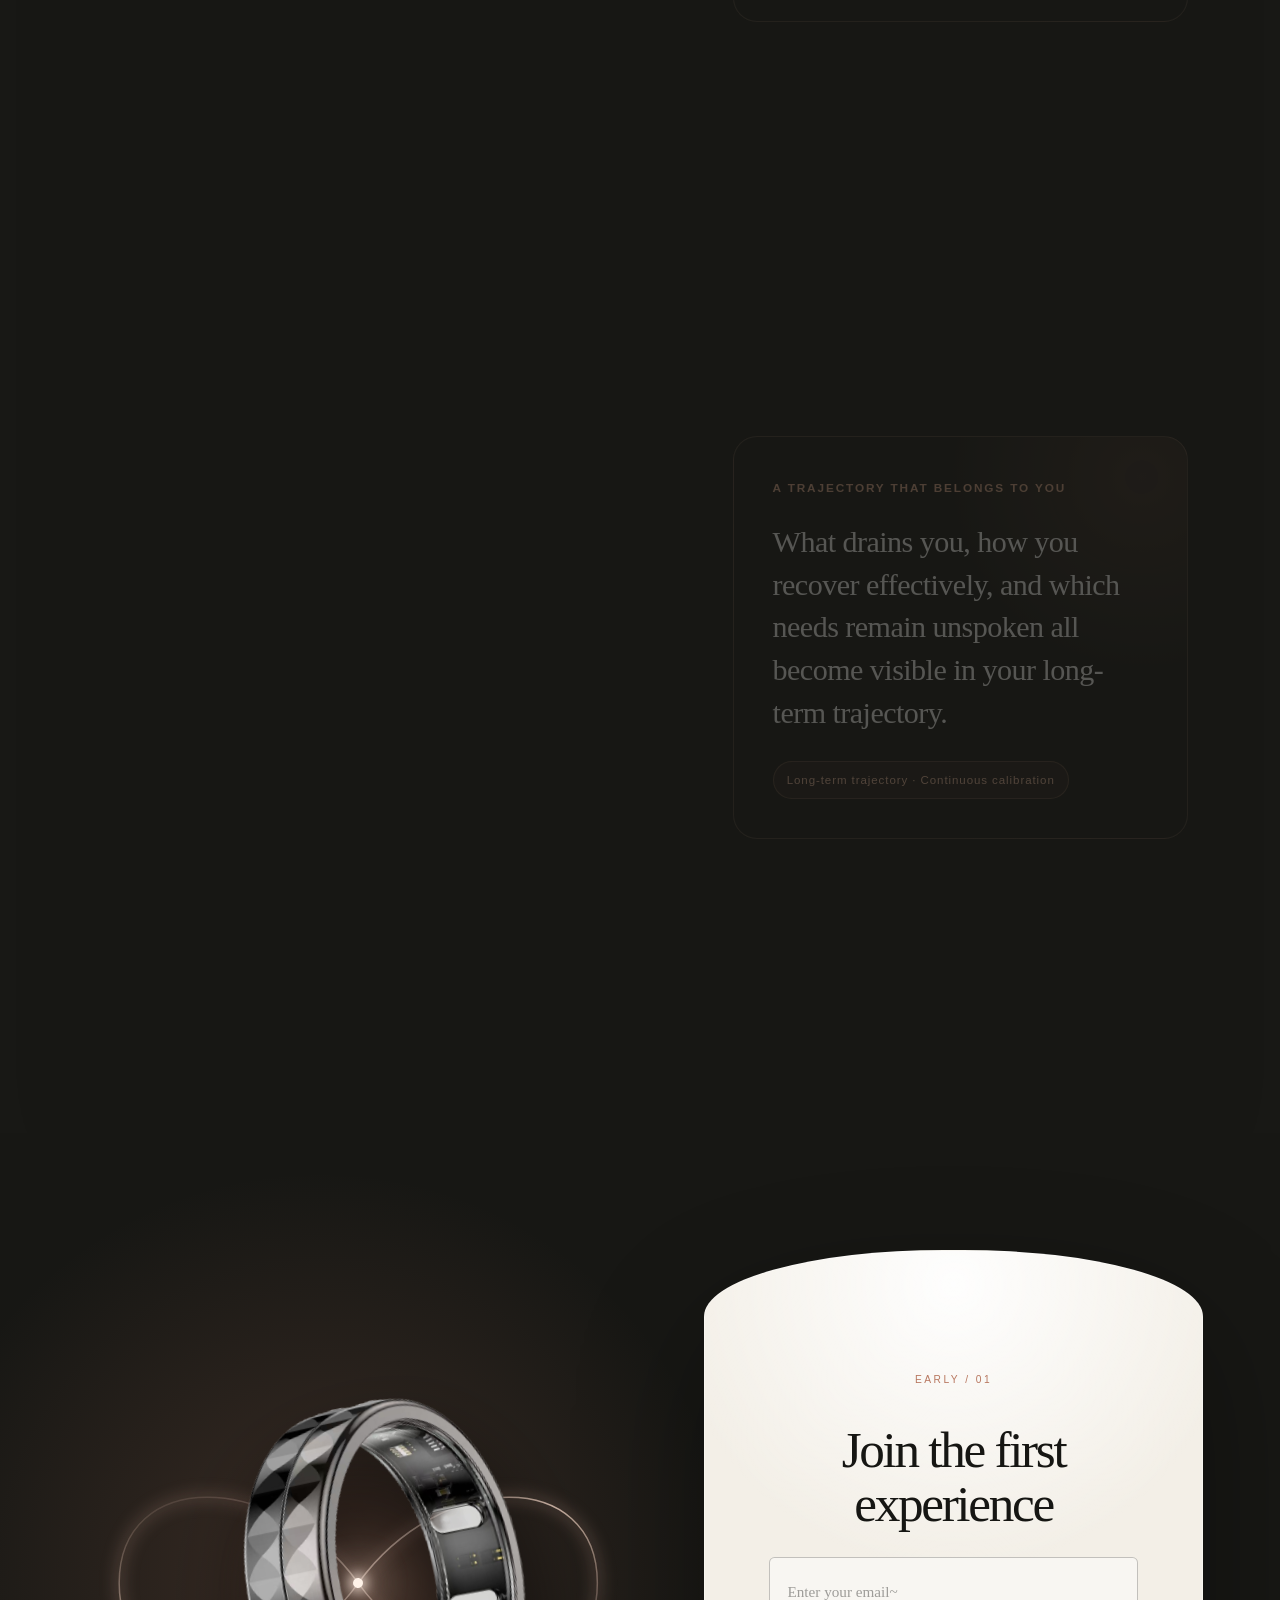
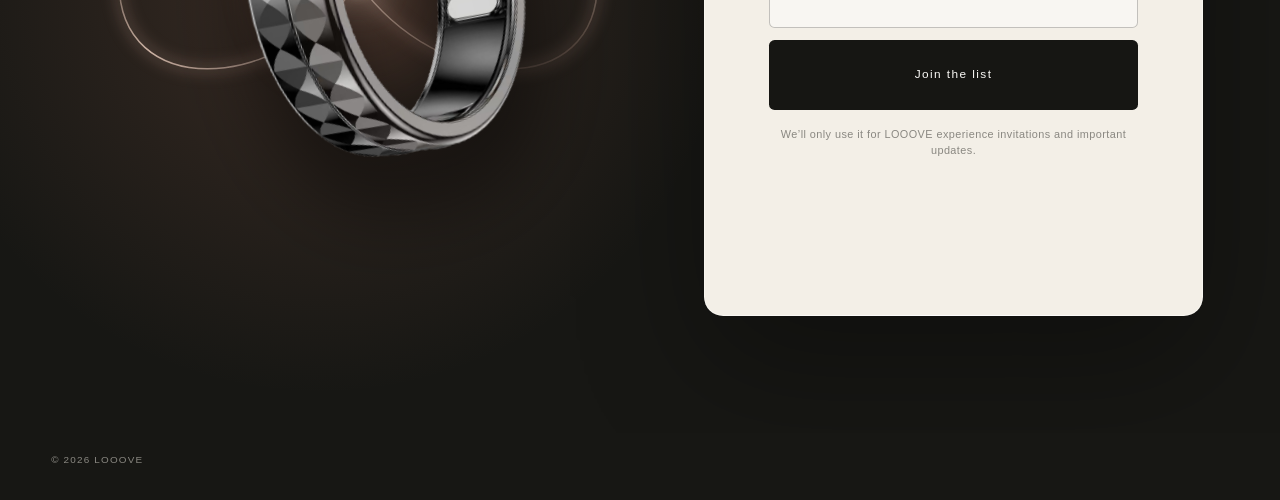
<file: mobile-en.html>
<!doctype html>
<html lang="en" data-language="en" translate="no" class="notranslate">
<head>
  <meta charset="utf-8">
  <meta name="viewport" content="width=device-width, initial-scale=1">
  <meta name="google" content="notranslate">
  <meta name="description" content="LOOOVE, your digital confidante for body–mind awareness.">
  <title>LOOOVE — Begin within</title>
  <link rel="icon" href="data:image/svg+xml,%3Csvg xmlns='http://www.w3.org/2000/svg' viewBox='0 0 64 64'%3E%3Ccircle cx='32' cy='32' r='20' fill='none' stroke='%23161613' stroke-width='8'/%3E%3C/svg%3E">
  <link rel="stylesheet" href="styles.css?v=20260817-2">
</head>
<body>
  <a class="skip-link" href="#main">Skip to main content</a>

  <header class="site-header" aria-label="Primary">
    <a class="wordmark brand-logo" href="#top" aria-label="LOOOVE home"><img src="logo.png" alt="LOOOVE"></a>
    <button class="language-toggle" id="languageToggle" type="button" aria-label="切换到中文">
      <span class="language-current">EN</span>
      <span class="language-divider" aria-hidden="true"></span>
      <span class="language-next">中</span>
    </button>
  </header>

  <main id="main">
    <section class="hero" id="top" aria-labelledby="heroTitle">
      <img class="hero-background" src="concept-assets/looove-hero-women-ensemble.png" alt="" aria-hidden="true">
      <div class="hero-copy">
        <p class="eyebrow" aria-hidden="true">LOOOVE · PERSONAL INTELLIGENCE</p>
        <h1 id="heroTitle" data-full-zh="职场女性的电子闺蜜" data-full-en="Your digital confidante"><span class="hero-title-line" data-zh="职场女性" data-en="Your digital">Your digital</span><span class="hero-title-line" data-zh="的电子闺蜜" data-en="confidante">confidante</span></h1>
        <p class="hero-support"
           data-zh="在你感到身心疲惫时，疏导已知压力，并提前觉察潜藏的情绪困扰。"
           data-en="Relieve known stress—and notice what’s stirring before it overwhelms you.">Relieve known stress—and notice what’s stirring before it overwhelms you.</p>
        <div class="hero-actions">
          <button class="journey-button" id="journeyButton" type="button">
            <span data-zh="解锁身心图鉴" data-en="Unlock your body–mind atlas">Unlock your body–mind atlas</span>
            <span class="journey-arrow" aria-hidden="true">↗</span>
          </button>
          <a class="journey-button app-demo-button" id="appDemoButton" href="新demo/LOOOVE-demo-shell%20-%20en.html">
            <span data-zh="查看 APP Demo" data-en="View APP Demo">View APP Demo</span>
            <span class="journey-arrow" aria-hidden="true">↗</span>
          </a>
        </div>
      </div>

      <div class="hero-product" aria-hidden="true">
        <span class="hero-product-halo"></span>
        <img class="hero-hardware" src="硬件图.png" alt="">
      </div>
    </section>

    <section class="product-gallery support-journey" aria-labelledby="galleryTitle">
      <header class="journey-heading-wrap">
        <h2 class="gallery-heading" id="galleryTitle" data-zh="如何接住和支持你？" data-en="How does LOOOVE hold and support you?">How does LOOOVE hold and support you?</h2>
      </header>

      <div class="journey-story">
        <div class="journey-visual" aria-live="polite">
          <img class="journey-scene is-active" data-journey-scene="0" src="concept-assets/looove-journey-v2-01.png" alt="The ring notices a shift in body rhythms" data-alt-zh="戒指觉察身体节律变化" data-alt-en="The ring notices a shift in body rhythms">
          <img class="journey-scene" data-journey-scene="1" src="concept-assets/looove-journey-v2-02.png" alt="You open LOOOVE after a difficult moment at work" data-alt-zh="你打开 LOOOVE 疏导工作中的委屈" data-alt-en="You open LOOOVE after a difficult moment at work">
          <img class="journey-scene" data-journey-scene="2" src="concept-assets/looove-journey-v2-03.png" alt="A shift after a high-pressure meeting is recognized" data-alt-zh="高压会议后的身心变化被识别" data-alt-en="A shift after a high-pressure meeting is recognized">
          <img class="journey-scene" data-journey-scene="3" src="concept-assets/looove-journey-v2-04.png" alt="Client praise becomes a highlight worth remembering" data-alt-zh="客户肯定成为你的高光时刻" data-alt-en="Client praise becomes a highlight worth remembering">
          <img class="journey-scene" data-journey-scene="4" src="concept-assets/looove-journey-v2-05.png" alt="A proactive check-in arrives after several nights of poor sleep" data-alt-zh="连续低睡眠后收到主动问候" data-alt-en="A proactive check-in arrives after several nights of poor sleep">
          <img class="journey-scene" data-journey-scene="5" src="concept-assets/looove-journey-v3-06.png" alt="You review your long-term whole-body state" data-alt-zh="你回看完整的长期身心状态" data-alt-en="You review your long-term whole-body state">
          <div class="journey-metrics" aria-hidden="true">
            <span><small id="journeyMetricLabel1">SLEEP</small><strong id="journeyMetricValue1">−18%</strong></span>
            <span><small id="journeyMetricLabel2">HRV</small><strong id="journeyMetricValue2">OFF BASELINE</strong></span>
            <span><small id="journeyMetricLabel3">STATE</small><strong id="journeyMetricValue3">LOW RECOVERY</strong></span>
          </div>
          <div class="journey-signal-card">
            <span id="journeySignalTime">07:20</span>
            <strong id="journeySignalTitle" data-zh="个人基线出现偏移" data-en="A shift from your baseline">A shift from your baseline</strong>
            <i></i>
          </div>
          <div class="journey-scene-count"><span id="journeySceneCount">01</span> / 06</div>
          <div class="journey-profile-note" data-zh="基于身心状态生成档案" data-en="PROFILE GENERATED FROM BODY–MIND STATE">PROFILE GENERATED FROM BODY–MIND STATE</div>
          <div class="journey-trajectory" aria-hidden="true">
            <svg class="trajectory-line" viewBox="0 0 360 180" preserveAspectRatio="none"><path d="M18 82 C82 70 96 28 152 42 S226 90 274 62 S324 28 344 36"/></svg>
            <span class="trajectory-node trajectory-node--state" data-trajectory-progress="0"><span data-zh="身心状态" data-en="BODY–MIND">BODY–MIND</span></span>
            <span class="trajectory-node trajectory-node--highlight" data-trajectory-progress="0.35"><span data-zh="高光" data-en="HIGHLIGHT">HIGHLIGHT</span></span>
            <span class="trajectory-node trajectory-node--wave" data-trajectory-progress="0.68"><span data-zh="波动" data-en="SHIFT">SHIFT</span></span>
            <span class="trajectory-node trajectory-node--heal" data-trajectory-progress="1"><span data-zh="疗愈" data-en="RESTORE">RESTORE</span></span>
          </div>
        </div>

        <ol class="journey-narrative">
          <li class="journey-moment is-active" data-journey-moment="0" data-scene="0" data-time="07:20" data-signal-zh="个人基线出现偏移" data-signal-en="A shift from your baseline" data-metrics-zh="睡眠|−18%|HRV|偏离基线|状态|恢复不足" data-metrics-en="SLEEP|−18%|HRV|OFF BASELINE|STATE|LOW RECOVERY">
            <div class="journey-mobile-media" aria-hidden="true"><img src="concept-assets/looove-journey-v2-01.png" alt=""><div class="journey-mobile-overlay journey-mobile-overlay--profile"><div class="journey-mobile-metrics"><span><small data-zh="睡眠" data-en="SLEEP">SLEEP</small><strong>−18%</strong></span><span><small>HRV</small><strong data-zh="偏离基线" data-en="OFF BASELINE">OFF BASELINE</strong></span><span><small data-zh="状态" data-en="STATE">STATE</small><strong data-zh="恢复不足" data-en="LOW RECOVERY">LOW RECOVERY</strong></span></div><div class="journey-mobile-profile-note" data-zh="基于身心状态生成档案" data-en="PROFILE GENERATED FROM BODY–MIND STATE">PROFILE GENERATED FROM BODY–MIND STATE</div></div></div>
            <div class="journey-copy"><time>07:20</time><span class="journey-phase" data-zh="留意你的状态波动" data-en="NOTICE YOUR SHIFTS">NOTICE YOUR SHIFTS</span><h3 data-zh="在你还没意识到疲惫时，戒指先看见了变化。" data-en="Before you notice the fatigue, the ring sees the change.">Before you notice the fatigue, the ring sees the change.</h3><span class="journey-tech" data-zh="多模态身心状态觉察 · 个人基线" data-en="Multimodal sensing · Personal baseline">Multimodal sensing · Personal baseline</span></div>
          </li>
          <li class="journey-moment" data-journey-moment="1" data-scene="1" data-time="10:40" data-signal-zh="先理解，再疏导" data-signal-en="Understand, then relieve" data-metrics-zh="事件|职场关系|情绪|烦躁|支持|先理解，再疏导" data-metrics-en="EVENT|WORK RELATION|MOOD|IRRITATED|SUPPORT|UNDERSTAND, THEN RELIEVE">
            <div class="journey-mobile-media" aria-hidden="true"><img src="concept-assets/looove-journey-v2-02.png" alt=""><div class="journey-mobile-overlay journey-mobile-overlay--profile"><div class="journey-mobile-metrics"><span><small data-zh="事件" data-en="EVENT">EVENT</small><strong data-zh="职场关系" data-en="WORK RELATION">WORK RELATION</strong></span><span><small data-zh="情绪" data-en="MOOD">MOOD</small><strong data-zh="烦躁" data-en="IRRITATED">IRRITATED</strong></span><span><small data-zh="支持" data-en="SUPPORT">SUPPORT</small><strong data-zh="先理解，再疏导" data-en="UNDERSTAND, THEN RELIEVE">UNDERSTAND, THEN RELIEVE</strong></span></div></div></div>
            <div class="journey-copy"><time>10:40</time><span class="journey-phase" data-zh="接住工作中的委屈" data-en="HOLDING A HARD MOMENT AT WORK">HOLDING A HARD MOMENT AT WORK</span><h3 data-zh="领导同事故意刁难，LOOOVE陪你吐槽和疏解压力。" data-en="A manager or colleague deliberately makes things difficult; LOOOVE listens as you vent and helps relieve the pressure.">A manager or colleague deliberately makes things difficult; LOOOVE listens as you vent and helps relieve the pressure.</h3><span class="journey-tech" data-zh="情境记忆 · 个性化疏导" data-en="Context memory · Personalized relief">Context memory · Personalized relief</span></div>
          </li>
          <li class="journey-moment" data-journey-moment="2" data-scene="2" data-time="14:15" data-signal-zh="变化连回高压会议" data-signal-en="The shift connects to a meeting" data-metrics-zh="压力|持续走高|声音线索|高压会议|戒指|微振提醒" data-metrics-en="STRESS|RISING|VOICE CUE|HIGH-PRESSURE MEETING|RING|HAPTIC">
            <div class="journey-mobile-media" aria-hidden="true"><img src="concept-assets/looove-journey-v2-03.png" alt=""><div class="journey-mobile-overlay journey-mobile-overlay--profile"><div class="journey-mobile-metrics"><span><small data-zh="压力" data-en="STRESS">STRESS</small><strong data-zh="持续走高" data-en="RISING">RISING</strong></span><span><small data-zh="声音线索" data-en="VOICE CUE">VOICE CUE</small><strong data-zh="高压会议" data-en="HIGH-PRESSURE MEETING">HIGH-PRESSURE MEETING</strong></span><span><small data-zh="戒指" data-en="RING">RING</small><strong data-zh="微振提醒" data-en="HAPTIC">HAPTIC</strong></span></div></div></div>
            <div class="journey-copy"><time>14:15</time><span class="journey-phase" data-zh="识别身心变化背后的线索" data-en="FINDING THE CUE BEHIND THE CHANGE">FINDING THE CUE BEHIND THE CHANGE</span><h3 data-zh="压力持续走高，LOOOVE识别声音线索，指尖震动提醒你照顾自己。" data-en="As pressure keeps rising, LOOOVE recognizes voice cues and sends a fingertip pulse to remind you to care for yourself.">As pressure keeps rising, LOOOVE recognizes voice cues and sends a fingertip pulse to remind you to care for yourself.</h3><span class="journey-tech" data-zh="声音事件关联 · 戒指马达反馈" data-en="Voice-event association · Ring haptics">Voice-event association · Ring haptics</span></div>
          </li>
          <li class="journey-moment" data-journey-moment="3" data-scene="3" data-time="16:30" data-signal-zh="高光时刻被记住" data-signal-en="A highlight is remembered" data-metrics-zh="高光事件|客户肯定|情绪|愉悦|能量|回升" data-metrics-en="HIGHLIGHT|CLIENT PRAISE|MOOD|UPLIFTED|ENERGY|RISING">
            <div class="journey-mobile-media" aria-hidden="true"><img src="concept-assets/looove-journey-v2-04.png" alt=""><div class="journey-mobile-overlay journey-mobile-overlay--profile"><div class="journey-mobile-metrics"><span><small data-zh="高光事件" data-en="HIGHLIGHT">HIGHLIGHT</small><strong data-zh="客户肯定" data-en="CLIENT PRAISE">CLIENT PRAISE</strong></span><span><small data-zh="情绪" data-en="MOOD">MOOD</small><strong data-zh="愉悦" data-en="UPLIFTED">UPLIFTED</strong></span><span><small data-zh="能量" data-en="ENERGY">ENERGY</small><strong data-zh="回升" data-en="RISING">RISING</strong></span></div></div></div>
            <div class="journey-copy"><time>16:30</time><span class="journey-phase" data-zh="记录你的高光时刻" data-en="REMEMBERING YOUR HIGHLIGHT">REMEMBERING YOUR HIGHLIGHT</span><h3 data-zh="LOOOVE 默默记下你的高光时刻，帮助你看到自己的优势和能量。" data-en="LOOOVE quietly remembers your highlights, helping you see your strengths and energy.">LOOOVE quietly remembers your highlights, helping you see your strengths and energy.</h3><span class="journey-tech" data-zh="情绪账单 · 正向事件沉淀" data-en="Emotional ledger · Positive-event memory">Emotional ledger · Positive-event memory</span></div>
          </li>
          <li class="journey-moment" data-journey-moment="4" data-scene="4" data-time="22:10" data-signal-zh="主动追踪和问候" data-signal-en="Proactive tracking and care" data-metrics-zh="睡眠|连续5天偏低|恢复|不足|推荐|专属睡前疗愈" data-metrics-en="SLEEP|LOW FOR 5 DAYS|RECOVERY|LOW|CARE|BEDTIME RITUAL">
            <div class="journey-mobile-media" aria-hidden="true"><img src="concept-assets/looove-journey-v2-05.png" alt=""><div class="journey-mobile-overlay journey-mobile-overlay--profile"><div class="journey-mobile-metrics"><span><small data-zh="睡眠" data-en="SLEEP">SLEEP</small><strong data-zh="连续5天偏低" data-en="LOW FOR 5 DAYS">LOW FOR 5 DAYS</strong></span><span><small data-zh="恢复" data-en="RECOVERY">RECOVERY</small><strong data-zh="不足" data-en="LOW">LOW</strong></span><span><small data-zh="推荐" data-en="CARE">CARE</small><strong data-zh="专属睡前疗愈" data-en="BEDTIME RITUAL">BEDTIME RITUAL</strong></span></div></div></div>
            <div class="journey-copy"><time>22:10</time><span class="journey-phase" data-zh="主动追踪和问候" data-en="PROACTIVE TRACKING AND CARE">PROACTIVE TRACKING AND CARE</span><h3 data-zh="过去五天睡眠质量差，LOOOVE主动问候你，提供专属睡前疗愈。" data-en="After five days of poor sleep, LOOOVE checks in and offers a personalized bedtime ritual.">After five days of poor sleep, LOOOVE checks in and offers a personalized bedtime ritual.</h3><span class="journey-tech" data-zh="个性化干预引擎 · 主动觉察" data-en="Personalized intervention · Proactive awareness">Personalized intervention · Proactive awareness</span></div>
          </li>
          <li class="journey-moment journey-moment--outcome" data-journey-moment="5" data-scene="5" data-time="整体" data-signal-zh="一条属于你的身心轨迹" data-signal-en="A trajectory that belongs to you" data-metrics-zh="视角|整体状态|模式|逐渐可见|轨迹|持续校准" data-metrics-en="VIEW|WHOLE STATE|PATTERNS|VISIBLE|TRACE|CALIBRATING">
            <div class="journey-mobile-media" aria-hidden="true"><img src="concept-assets/looove-journey-v3-06.png" alt=""><div class="journey-mobile-overlay journey-mobile-overlay--profile"><div class="journey-mobile-metrics"><span><small data-zh="视角" data-en="VIEW">VIEW</small><strong data-zh="整体状态" data-en="WHOLE STATE">WHOLE STATE</strong></span><span><small data-zh="模式" data-en="PATTERNS">PATTERNS</small><strong data-zh="逐渐可见" data-en="VISIBLE">VISIBLE</strong></span><span><small data-zh="轨迹" data-en="TRACE">TRACE</small><strong data-zh="持续校准" data-en="CALIBRATING">CALIBRATING</strong></span></div></div><div class="journey-trajectory"><svg class="trajectory-line" viewBox="0 0 360 180" preserveAspectRatio="none"><path d="M18 82 C82 70 96 28 152 42 S226 90 274 62 S324 28 344 36"/></svg><span class="trajectory-node trajectory-node--state" data-trajectory-progress="0"><span data-zh="身心状态" data-en="BODY–MIND">BODY–MIND</span></span><span class="trajectory-node trajectory-node--highlight" data-trajectory-progress="0.35"><span data-zh="高光" data-en="HIGHLIGHT">HIGHLIGHT</span></span><span class="trajectory-node trajectory-node--wave" data-trajectory-progress="0.68"><span data-zh="波动" data-en="SHIFT">SHIFT</span></span><span class="trajectory-node trajectory-node--heal" data-trajectory-progress="1"><span data-zh="疗愈" data-en="RESTORE">RESTORE</span></span></div></div>
            <div class="journey-copy"><span class="journey-phase" data-zh="一条属于你的身心轨迹" data-en="A TRAJECTORY THAT BELONGS TO YOU">A TRAJECTORY THAT BELONGS TO YOU</span><h3 data-zh="什么消耗你、如何有效恢复、哪些需求一直没被说出口，都在长期身心轨迹里变得可见。" data-en="What drains you, how you recover effectively, and which needs remain unspoken all become visible in your long-term trajectory.">What drains you, how you recover effectively, and which needs remain unspoken all become visible in your long-term trajectory.</h3><span class="journey-tech" data-zh="长期身心轨迹 · 持续校准" data-en="Long-term trajectory · Continuous calibration">Long-term trajectory · Continuous calibration</span></div>
          </li>
        </ol>
      </div>
    </section>

    <section class="email-section" aria-labelledby="emailTitle">
      <div class="email-product-stage" aria-hidden="true">
        <svg class="infinity-track" viewBox="-260 -160 520 320" focusable="false" aria-hidden="true">
          <defs>
            <linearGradient id="infinityGradient" x1="0" y1="0" x2="1" y2="1">
              <stop offset="0" stop-color="#7c665b" stop-opacity=".2"/>
              <stop offset=".48" stop-color="#ecd0c0" stop-opacity=".82"/>
              <stop offset="1" stop-color="#8c7165" stop-opacity=".22"/>
            </linearGradient>
          </defs>
          <path class="infinity-glow" d="M0 0 C-80-110-230-110-230 0 C-230 110-80 110 0 0 C80-110 230-110 230 0 C230 110 80 110 0 0"/>
          <path class="infinity-line" d="M0 0 C-80-110-230-110-230 0 C-230 110-80 110 0 0 C80-110 230-110 230 0 C230 110 80 110 0 0"/>
        </svg>
        <span class="infinity-light"></span>
        <img src="硬件图.png" alt="">
      </div>
      <div class="email-panel">
        <div class="email-content">
          <p class="section-number" aria-hidden="true">EARLY / 01</p>
          <h2 id="emailTitle" data-zh="成为首批体验者" data-en="Join the first experience">Join the first experience</h2>
          <form id="emailForm" data-email-collection="wordpress" novalidate>
            <label class="sr-only" for="emailInput" data-zh="填写你的邮箱" data-en="Enter your email">Enter your email</label>
            <input name="website" class="form-honeypot" type="text" tabindex="-1" autocomplete="off" aria-hidden="true" hidden>
            <div class="email-field">
              <input id="emailInput" name="email" type="email" autocomplete="email"
                     required placeholder="Enter your email~" data-placeholder-zh="填写你的邮箱~" data-placeholder-en="Enter your email~">
              <button type="submit"><span data-zh="加入名单" data-en="Join the list">Join the list</span></button>
            </div>
            <p class="form-note" data-zh="我们只会用它通知你 LOOOVE 的体验与重要更新。" data-en="We’ll only use it for LOOOVE experience invitations and important updates.">We’ll only use it for LOOOVE experience invitations and important updates.</p>
            <p class="form-status" id="formStatus" role="status" aria-live="polite"></p>
          </form>
        </div>
      </div>
    </section>
  </main>

  <footer class="site-footer">
    <span>© 2026 LOOOVE</span>
  </footer>

  <noscript>Enable JavaScript to use language switching and preview the body–mind journey.</noscript>
  <script src="app.js?v=20260817-2" defer></script>
</body>
</html>
</file>
<file: styles.css>
:root {
  --ink: #161613;
  --paper: #f3efe7;
  --paper-deep: #e7dfd2;
  --warm-white: #fbfaf7;
  --clay: #b8775f;
  --clay-light: #d8b09d;
  --line: rgba(22, 22, 19, 0.16);
  --serif: "Iowan Old Style", "Baskerville", "Palatino Linotype", "Noto Serif SC", "Songti SC", serif;
  --sans: "Avenir Next", "Gill Sans", "Noto Sans SC", "Microsoft YaHei", sans-serif;
}

* {
  box-sizing: border-box;
}

html {
  scroll-behavior: smooth;
  background: var(--paper);
}

body {
  margin: 0;
  color: var(--ink);
  background:
    radial-gradient(circle at 12% 15%, rgba(255, 255, 255, 0.9), transparent 31rem),
    var(--paper);
  font-family: var(--sans);
  font-size: 16px;
  line-height: 1.5;
  overflow-x: hidden;
}

body::before {
  position: fixed;
  z-index: 20;
  inset: 0;
  pointer-events: none;
  content: "";
  opacity: 0.13;
  background-image: url("data:image/svg+xml,%3Csvg viewBox='0 0 180 180' xmlns='http://www.w3.org/2000/svg'%3E%3Cfilter id='n'%3E%3CfeTurbulence type='fractalNoise' baseFrequency='.95' numOctaves='3' stitchTiles='stitch'/%3E%3C/filter%3E%3Crect width='100%25' height='100%25' filter='url(%23n)' opacity='.22'/%3E%3C/svg%3E");
  mix-blend-mode: multiply;
}

button,
input {
  font: inherit;
}

button,
a {
  -webkit-tap-highlight-color: transparent;
}

button {
  color: inherit;
}

img {
  display: block;
  width: 100%;
  max-width: 100%;
}

figure,
h1,
h2,
p {
  margin: 0;
}

.skip-link {
  position: fixed;
  z-index: 100;
  top: 0.75rem;
  left: 0.75rem;
  padding: 0.7rem 1rem;
  color: var(--warm-white);
  background: var(--ink);
  transform: translateY(-200%);
  transition: transform 180ms ease;
}

.skip-link:focus {
  transform: translateY(0);
}

.site-header {
  position: absolute;
  z-index: 10;
  top: 0;
  left: 0;
  display: flex;
  width: 100%;
  align-items: center;
  justify-content: space-between;
  padding: clamp(1.3rem, 2.4vw, 2.5rem) clamp(1.25rem, 4vw, 4.8rem);
  color: var(--warm-white);
}

.wordmark {
  color: var(--warm-white);
  font-family: var(--serif);
  font-size: clamp(1.25rem, 1.8vw, 1.65rem);
  font-weight: 600;
  letter-spacing: 0.22em;
  line-height: 1;
  text-decoration: none;
}

.brand-logo {
  display: block;
  width: clamp(7.2rem, 10vw, 10rem);
  height: clamp(2rem, 2.8vw, 2.7rem);
  overflow: hidden;
}

.brand-logo img {
  width: 100%;
  height: 100%;
  object-fit: cover;
  object-position: center;
  filter: invert(1) grayscale(1) brightness(1.8);
  mix-blend-mode: screen;
}

.language-toggle {
  display: grid;
  grid-template-columns: 2rem 2.8rem 2rem;
  align-items: center;
  justify-items: center;
  min-height: 2.75rem;
  padding: 0;
  border: 0;
  background: transparent;
  cursor: pointer;
  font-size: 0.68rem;
  font-weight: 600;
  letter-spacing: 0.16em;
}

.language-next {
  opacity: 0.42;
}

.language-divider {
  display: block;
  width: 2.25rem;
  height: 1px;
  background: currentColor;
  transform: rotate(-42deg);
  opacity: 0.42;
}

.language-toggle:hover .language-next,
.language-toggle:focus-visible .language-next {
  opacity: 1;
}

.language-toggle:focus-visible,
.journey-button:focus-visible,
.dialog-close:focus-visible,
.email-field button:focus-visible,
.email-field input:focus-visible {
  outline: 2px solid var(--clay);
  outline-offset: 4px;
}

.hero-actions {
  display: flex;
  width: min(100%, 30.65rem);
  align-items: stretch;
  gap: clamp(0.75rem, 1.5vw, 1.15rem);
  margin-top: clamp(2rem, 5vh, 3.8rem);
}

.hero-actions .journey-button {
  flex: 1 1 0;
  min-width: 0;
}

.hero {
  position: relative;
  display: grid;
  min-height: 100svh;
  grid-template-columns: minmax(22rem, 0.95fr) minmax(25rem, 1.05fr);
  align-items: stretch;
  padding: clamp(5rem, 9vw, 8rem) clamp(1.25rem, 4vw, 4.8rem) clamp(1.25rem, 3vw, 3rem);
  gap: clamp(1.5rem, 4vw, 5rem);
  overflow: hidden;
  color: var(--warm-white);
  background-image: linear-gradient(90deg, rgba(12, 12, 11, 0.84) 0%, rgba(12, 12, 11, 0.48) 43%, rgba(12, 12, 11, 0.2) 70%, rgba(12, 12, 11, 0.52) 100%);
  background-color: #191815;
}

.hero-background {
  position: absolute;
  z-index: 0;
  inset: 0;
  width: 100%;
  height: 100%;
  object-fit: cover;
  object-position: center;
  opacity: 0.88;
}

.hero::after {
  position: absolute;
  z-index: 1;
  inset: 0;
  content: "";
  background-image:
    linear-gradient(to bottom, transparent 64%, rgba(23, 23, 20, 0.22) 76%, rgba(23, 23, 20, 0.72) 91%, #171714 100%),
    linear-gradient(90deg, rgba(12, 12, 11, 0.84) 0%, rgba(12, 12, 11, 0.48) 43%, rgba(12, 12, 11, 0.2) 70%, rgba(12, 12, 11, 0.52) 100%);
  pointer-events: none;
}

.hero-copy {
  position: relative;
  z-index: 2;
  display: flex;
  max-width: 39rem;
  flex-direction: column;
  align-items: flex-start;
  justify-content: center;
  padding: 5vh 0;
  animation: rise-in 900ms cubic-bezier(0.22, 1, 0.36, 1) both;
}

.hero-product {
  position: relative;
  z-index: 3;
  display: grid;
  place-items: center;
  pointer-events: none;
}

.hero-product-halo {
  position: absolute;
  width: min(35vw, 34rem);
  aspect-ratio: 1;
  border: 1px solid rgba(255, 255, 255, 0.24);
  border-radius: 50%;
  background: radial-gradient(circle, rgba(255,255,255,.18), rgba(216,176,157,.08) 42%, transparent 70%);
  box-shadow: 0 0 5rem rgba(216,176,157,.18);
  animation: hero-halo-pulse 4.8s ease-in-out infinite;
}

.hero-product-halo::before {
  position: absolute;
  inset: -0.45rem;
  border: 1px solid rgba(255, 255, 255, 0.1);
  border-radius: inherit;
  background: radial-gradient(circle at 50% 0, rgba(255, 247, 240, 0.95) 0 0.16rem, rgba(231, 189, 164, 0.4) 0.22rem, transparent 0.62rem);
  content: "";
  filter: drop-shadow(0 0 0.55rem rgba(245, 210, 188, 0.72));
  animation: hero-halo-orbit 7.2s linear infinite;
}

.hero-hardware {
  --hero-ring-rotation: -9deg;
  position: relative;
  z-index: 1;
  width: min(33.6vw, 29.6rem);
  max-height: 57.6svh;
  object-fit: contain;
  filter: drop-shadow(0 2.5rem 2.2rem rgba(0,0,0,.52));
  transform: rotate(var(--hero-ring-rotation));
  transform-origin: 50% 54%;
  will-change: transform;
  animation: hero-ring-float 4.8s cubic-bezier(0.45, 0, 0.55, 1) infinite;
}

.eyebrow {
  margin-bottom: clamp(2rem, 5vh, 4.25rem);
  color: rgba(251, 250, 247, 0.62);
  font-size: 0.63rem;
  font-weight: 600;
  letter-spacing: 0.24em;
}

.hero h1 {
  max-width: 10ch;
  font-family: var(--serif);
  font-size: clamp(2.35rem, 4vw, 4.8rem);
  font-weight: 400;
  letter-spacing: -0.045em;
  line-height: 1.08;
  text-wrap: balance;
}

.hero-title-line {
  display: inline;
}

html[data-language="en"] .hero h1 {
  max-width: 12ch;
  font-size: clamp(2.25rem, 3.55vw, 4.25rem);
  letter-spacing: -0.04em;
}

html[data-language="en"] .hero-title-line {
  display: block;
  white-space: nowrap;
}

.hero-support {
  max-width: 34rem;
  margin-top: 1.4rem;
  color: rgba(251, 250, 247, 0.76);
  font-family: var(--serif);
  font-size: clamp(0.86rem, 1.15vw, 1.02rem);
  letter-spacing: 0.015em;
  line-height: 1.8;
}

.journey-button {
  position: relative;
  display: inline-flex;
  min-width: min(100%, 16rem);
  align-items: center;
  justify-content: space-between;
  gap: 1rem;
  margin-top: 0;
  padding: 1.15rem 1.25rem;
  overflow: visible;
  border: 1px solid rgba(255, 255, 255, 0.72);
  border-radius: 0.22rem;
  color: var(--ink);
  background: var(--warm-white);
  cursor: pointer;
  font-size: 0.84rem;
  letter-spacing: 0.09em;
  text-align: left;
  box-shadow: 0 0 0 rgba(216, 176, 157, 0);
  animation: button-pulse-lift 3.4s cubic-bezier(0.45, 0, 0.55, 1) infinite;
  transition: transform 320ms ease, box-shadow 500ms ease;
}

.app-demo-button {
  min-width: min(100%, 13.5rem);
  border-color: rgba(245, 236, 226, 0.48);
  color: #f6f0e9;
  background: rgba(26, 24, 22, 0.5);
  text-decoration: none;
  box-shadow: inset 0 0 0 1px rgba(255, 255, 255, 0.035);
  animation-delay: -1.1s;
  backdrop-filter: blur(18px);
}

.app-demo-button::before {
  opacity: 0.18;
}

.journey-button::before {
  position: absolute;
  z-index: -1;
  inset: -0.65rem;
  content: "";
  border-radius: 0.55rem;
  background: radial-gradient(ellipse, rgba(255, 248, 239, 0.56), rgba(216, 176, 157, 0.22) 48%, transparent 76%);
  filter: blur(1rem);
  opacity: 0.35;
  pointer-events: none;
  animation: button-aura 2.8s ease-in-out infinite;
}

.journey-button::after {
  position: absolute;
  right: 70%;
  bottom: -1px;
  width: 28%;
  height: 2px;
  border-radius: 999px;
  content: "";
  background: linear-gradient(90deg, transparent, #d8b09d 45%, #fff 68%, transparent);
  filter: drop-shadow(0 0 0.42rem rgba(216, 176, 157, 0.95));
  pointer-events: none;
  animation: button-border-travel 3.2s cubic-bezier(0.45, 0, 0.55, 1) infinite;
}

.journey-button:hover {
  transform: translateY(-0.12rem);
  box-shadow: 0 0.9rem 2.5rem rgba(216, 176, 157, 0.16);
}

.journey-button > span {
  position: relative;
  z-index: 1;
}

.journey-button > span:first-child {
  min-width: 0;
  flex: 1 1 auto;
}

.journey-arrow {
  position: relative;
  display: grid;
  width: 2.15rem;
  height: 2.15rem;
  flex: 0 0 2.15rem;
  aspect-ratio: 1;
  place-items: center;
  border-radius: 50%;
  font-size: 1.4rem;
  font-weight: 300;
  transition: transform 300ms ease;
}

html[data-language="en"] .journey-button {
  font-size: .78rem;
  letter-spacing: .045em;
  line-height: 1.45;
}

.journey-arrow::before {
  position: absolute;
  inset: -0.25rem;
  border: 1px solid rgba(216, 176, 157, 0.3);
  border-top-color: rgba(255, 255, 255, 0.98);
  border-right-color: rgba(216, 176, 157, 0.82);
  border-radius: 50%;
  content: "";
  filter: drop-shadow(0 0 0.38rem rgba(216, 176, 157, 0.85));
  animation: button-flash-orbit 1.85s linear infinite;
}

.journey-button:hover .journey-arrow {
  transform: translate(0.2rem, -0.2rem);
}

.hero-visual {
  position: relative;
  min-height: calc(100svh - clamp(6.25rem, 12vw, 11rem));
  overflow: hidden;
  background: #d8d0c5;
  clip-path: inset(0 0 0 0 round 48% 48% 1rem 1rem / 12% 12% 1rem 1rem);
  animation: image-reveal 1100ms 120ms cubic-bezier(0.22, 1, 0.36, 1) both;
}

.hero-visual::after {
  position: absolute;
  inset: 0;
  content: "";
  box-shadow: inset 0 0 0 1px rgba(255, 255, 255, 0.25);
  pointer-events: none;
}

.hero-visual > img {
  width: 100%;
  height: 100%;
  object-fit: cover;
  object-position: 58% center;
  transition: transform 1.2s cubic-bezier(0.22, 1, 0.36, 1);
}

.hero-visual:hover > img {
  transform: scale(1.018);
}

.ring-focus {
  position: absolute;
  z-index: 3;
  top: 52%;
  left: 20%;
  display: grid;
  width: clamp(7.5rem, 12vw, 11rem);
  aspect-ratio: 1;
  place-items: center;
  overflow: visible;
  border: 1px solid rgba(255, 255, 255, 0.94);
  border-radius: 50%;
  background: rgba(243, 239, 231, 0.88);
  box-shadow: 0 0 0 1px rgba(22, 22, 19, 0.12), 0 0.8rem 2.2rem rgba(22, 22, 19, 0.18);
  backdrop-filter: blur(8px);
  pointer-events: none;
  transform: translate(-50%, -50%);
}

.ring-focus::before {
  position: absolute;
  inset: -0.8rem;
  border: 1px solid rgba(255, 255, 255, 0.35);
  border-radius: inherit;
  content: "";
  animation: focus-pulse 2.8s ease-out infinite;
}

.focus-product {
  position: relative;
  z-index: 1;
  width: 82%;
  height: 82%;
  object-fit: contain;
  filter: drop-shadow(0 0.55rem 0.55rem rgba(0, 0, 0, 0.27));
  transform: rotate(-12deg);
}

.visual-index {
  position: absolute;
  right: 1.2rem;
  bottom: 1.1rem;
  padding: 0.45rem 0.65rem;
  color: var(--warm-white);
  background: rgba(15, 15, 13, 0.32);
  font-size: 0.58rem;
  letter-spacing: 0.2em;
  backdrop-filter: blur(10px);
}

.product-gallery {
  display: grid;
  min-height: 150vh;
  grid-template-columns: 1.16fr 0.84fr;
  grid-template-rows: minmax(36rem, 0.92fr) minmax(36rem, 1.08fr);
  background: var(--paper);
}

.product-gallery figure {
  position: relative;
  display: grid;
  min-width: 0;
  place-items: center;
  overflow: hidden;
}

.media-frame {
  position: relative;
  width: 100%;
  height: 100%;
  overflow: hidden;
  isolation: isolate;
}

.media-frame > img {
  width: 100%;
  height: 100%;
  object-fit: cover;
  transition: transform 1s cubic-bezier(0.22, 1, 0.36, 1);
}

.media-frame:hover > img {
  transform: scale(1.025);
}

.gallery-detail {
  grid-row: 1 / 3;
  padding: clamp(1.25rem, 4vw, 4.8rem);
  background: #d9d0c3;
}

.frame-arch {
  border-radius: 48% 48% 1.1rem 1.1rem / 9% 9% 1.1rem 1.1rem;
  box-shadow: 0 2rem 5rem rgba(63, 50, 38, 0.14);
}

.frame-arch > img {
  object-position: 53% center;
}

.gallery-product {
  padding: clamp(1.5rem, 3.7vw, 3.8rem);
  background: #eee8de;
}

.frame-orbit {
  display: grid;
  place-items: center;
  border-radius: 50%;
  background: radial-gradient(circle at 52% 42%, #4c4c49 0, #252523 39%, #11110f 77%);
  box-shadow: inset 0 0 0 1px rgba(255, 255, 255, 0.07), 0 2rem 4.5rem rgba(36, 30, 25, 0.2);
}

.frame-orbit > img {
  position: relative;
  z-index: 2;
  width: min(78%, 28rem);
  height: auto;
  object-fit: contain;
  filter: drop-shadow(0 2.4rem 2rem rgba(0, 0, 0, 0.5));
  transform: rotate(-8deg);
}

.frame-orbit:hover > img {
  transform: rotate(-5deg) scale(1.03);
}

.product-orbit {
  position: absolute;
  z-index: 1;
  border: 1px solid rgba(255, 255, 255, 0.17);
  border-radius: 50%;
  pointer-events: none;
}

.orbit-one {
  inset: 14%;
  animation: orbit-turn 18s linear infinite;
}

.orbit-one::after {
  position: absolute;
  top: 8%;
  left: 20%;
  width: 0.42rem;
  aspect-ratio: 1;
  border-radius: 50%;
  content: "";
  background: var(--clay-light);
  box-shadow: 0 0 1rem var(--clay-light);
}

.orbit-two {
  inset: 29%;
  border-style: dashed;
  opacity: 0.5;
}

.gallery-life {
  padding: clamp(1.5rem, 3.7vw, 3.8rem);
  background: #8e7c6d;
}

.frame-cinema {
  border-radius: 1rem 1rem 48% 48% / 1rem 1rem 14% 14%;
  box-shadow: 0 2rem 4rem rgba(39, 29, 22, 0.24);
}

.frame-cinema > img {
  object-position: 51% center;
}

.frame-cinema::after,
.frame-arch::after {
  position: absolute;
  z-index: 1;
  inset: 0;
  content: "";
  background: linear-gradient(180deg, transparent 48%, rgba(17, 17, 15, 0.58) 100%);
  pointer-events: none;
}

.cinema-line {
  position: absolute;
  z-index: 2;
  top: 1.2rem;
  right: 1.2rem;
  width: 28%;
  height: 1px;
  background: rgba(255, 255, 255, 0.72);
}

.frame-index {
  position: absolute;
  z-index: 4;
  top: 1.3rem;
  left: 1.4rem;
  color: rgba(255, 255, 255, 0.82);
  font-family: var(--serif);
  font-size: 0.72rem;
  letter-spacing: 0.18em;
}

.feature-caption {
  position: absolute;
  z-index: 4;
  right: clamp(1.2rem, 3vw, 2.5rem);
  bottom: clamp(1.2rem, 3vw, 2.5rem);
  left: clamp(1.2rem, 3vw, 2.5rem);
  display: grid;
  max-width: 29rem;
  gap: 0.3rem;
  color: var(--warm-white);
}

.feature-caption-light {
  right: 10%;
  bottom: 11%;
  left: 10%;
}

.feature-caption-dark {
  max-width: 25rem;
}

.feature-kicker {
  margin-bottom: 0.35rem;
  color: var(--clay-light);
  font-size: 0.61rem;
  font-weight: 700;
  letter-spacing: 0.18em;
  text-transform: uppercase;
}

.feature-caption strong {
  font-family: var(--serif);
  font-size: clamp(1.45rem, 2.5vw, 2.55rem);
  font-weight: 400;
  letter-spacing: -0.025em;
  line-height: 1.18;
}

.feature-caption small {
  max-width: 34rem;
  color: rgba(255, 255, 255, 0.72);
  font-size: clamp(0.68rem, 0.8vw, 0.78rem);
  letter-spacing: 0.025em;
  line-height: 1.65;
}

/* Three equal product stories: imagery and copy occupy separate layers. */
.product-gallery {
  min-height: auto;
  grid-template-columns: repeat(3, minmax(0, 1fr));
  grid-template-rows: none;
  align-items: start;
  padding: clamp(3rem, 6vw, 6.5rem) clamp(1.25rem, 4vw, 4.8rem);
  gap: clamp(1rem, 2vw, 2rem);
  background: var(--paper);
}

.product-gallery figure {
  display: grid;
  grid-template-rows: minmax(28rem, 62vh) auto;
  place-items: stretch;
  overflow: visible;
  background: transparent;
}

.gallery-detail,
.gallery-product,
.gallery-life {
  grid-row: auto;
  padding: 0;
}

.product-gallery .media-frame {
  height: auto;
  min-height: 0;
}

.product-gallery .feature-caption,
.product-gallery .feature-caption-light,
.product-gallery .feature-caption-dark {
  position: relative;
  inset: auto;
  display: grid;
  max-width: none;
  padding: 1.5rem 0.4rem 0;
  gap: 0.28rem;
  color: var(--warm-white);
  text-align: center;
  justify-items: center;
}

.product-gallery .feature-kicker {
  color: var(--clay-light);
  font-size: clamp(.72rem, .85vw, .9rem);
}

.product-gallery .feature-caption strong {
  font-size: clamp(1.45rem, 2.15vw, 2.35rem);
}

.product-gallery .feature-caption small {
  color: rgba(22, 22, 19, 0.58);
  font-size: clamp(0.7rem, 0.78vw, 0.79rem);
}

.product-gallery .frame-arch {
  border-radius: 48% 48% 0.8rem 0.8rem / 9% 9% 0.8rem 0.8rem;
}

.coffee-upright {
  position: absolute;
  top: 50%;
  left: 50%;
  width: 142% !important;
  max-width: none;
  height: 142% !important;
  object-fit: cover;
  transform: translate(-50%, -50%) rotate(-90deg);
}

.frame-arch:hover > .coffee-upright {
  transform: translate(-50%, -50%) rotate(-90deg) scale(1.02);
}

.product-gallery .frame-orbit {
  border-radius: 50%;
}

.product-gallery .frame-cinema {
  border-radius: 0.8rem 0.8rem 48% 48% / 0.8rem 0.8rem 10% 10%;
}

.product-gallery .frame-cinema > img {
  object-position: 52% 58%;
}

.product-gallery .frame-arch::after,
.product-gallery .frame-cinema::after {
  display: none;
}

/* Unified four-step capability sequence. */
.product-gallery {
  grid-template-columns: repeat(4, minmax(0, 1fr));
  padding-inline: clamp(1.25rem, 3vw, 3.6rem);
  gap: clamp(0.9rem, 1.5vw, 1.6rem);
  color: var(--warm-white);
  background: #171714;
  box-shadow: inset 0 1px 0 rgba(255, 255, 255, 0.05), inset 0 5rem 8rem rgba(255, 255, 255, 0.018);
  backdrop-filter: blur(24px);
  -webkit-backdrop-filter: blur(24px);
}

.gallery-heading {
  grid-column: 1 / -1;
  width: 100%;
  margin: 0 0 clamp(1.25rem, 2.4vw, 2.4rem);
  color: var(--warm-white);
  font-family: var(--serif);
  font-size: clamp(1.85rem, 3vw, 3.2rem);
  font-weight: 400;
  letter-spacing: 0.08em;
  line-height: 1;
  text-align: center;
}

.product-gallery figure.feature-card {
  grid-template-rows: auto minmax(9.5rem, auto);
}

.feature-frame {
  aspect-ratio: 1;
  min-height: 0;
  border-radius: 50%;
  background: #cfc4b6;
  box-shadow: 0 1.5rem 3.6rem rgba(48, 38, 30, 0.13);
}

.feature-visual-layer {
  position: absolute;
  z-index: 3;
  inset: 0;
  pointer-events: none;
}

.glass-stat,
.emotion-state,
.recording-state,
.audio-keyword,
.chat-line,
.support-chip,
.support-note,
.timeline-label {
  position: absolute;
  border: 1px solid rgba(255,255,255,.38);
  color: #fff;
  background: rgba(20,19,17,.31);
  box-shadow: 0 .7rem 1.8rem rgba(0,0,0,.14);
  backdrop-filter: blur(12px);
  -webkit-backdrop-filter: blur(12px);
}

.vital-stack {
  position: absolute;
  top: 17%;
  left: 17%;
  display: flex;
  flex-direction: column;
  align-items: flex-start;
  gap: clamp(.45rem, .65vw, .7rem);
}
.glass-stat { position: relative; padding: .55rem .7rem; border-radius: .7rem; }
.glass-stat .stat-label { display: block; font-size: .45rem; font-style: normal; letter-spacing: .08em; opacity: .72; }
.glass-stat b { display: inline; font-family: var(--serif); font-size: clamp(.85rem,1.2vw,1.15rem); font-weight: 500; }
.glass-stat i { font-size: .52rem; font-style: normal; opacity: .65; }
.emotion-state { right: 18%; bottom: 20%; padding: .48rem .72rem; border-radius: 999px; font-size: .58rem; letter-spacing: .1em; }
.audio-keywords {
  position: absolute;
  top: 43%;
  right: 11%;
  display: flex;
  width: auto;
  flex-wrap: nowrap;
  justify-content: flex-end;
  gap: .35rem;
}
.audio-keyword {
  position: relative;
  flex: 0 0 auto;
  padding: .32rem .52rem;
  border-radius: 999px;
  font-size: .48rem;
  letter-spacing: .08em;
  white-space: nowrap;
}
.recording-state { right: 16%; top: 29%; display: flex; align-items: center; gap: .45rem; padding: .5rem .7rem; border-radius: 999px; font-size: .55rem; }
.recording-state i { width: .42rem; aspect-ratio: 1; border-radius: 50%; background: #e5a183; box-shadow: 0 0 .7rem #e5a183; animation: record-pulse 1.7s ease-in-out infinite; }

.app-mark { position: absolute; z-index: 1; width: 4.5rem; height: 1.8rem; padding: .28rem .38rem; border-radius: .45rem; object-fit: contain; background: rgba(255,255,255,.78); }
.glass-chat .app-mark, .glass-timeline .app-mark { top: 16%; left: 15%; }
.chat-line { max-width: 66%; padding: .48rem .65rem; border-radius: .8rem; font-size: .56rem; line-height: 1.45; }
.user-line { left: 16%; top: 25%; right: auto; background: rgba(255,255,255,.25); }
.ai-line { left: 18%; top: 48%; }
.recommend-line { right: 18%; bottom: 19%; border-color: rgba(229,179,158,.52); color: #fff3e9; background: rgba(105,72,58,.42); }
.support-chip { right: 16%; top: 32%; padding: .46rem .65rem; border-radius: 999px; font-size: .53rem; }
.support-note { left: 17%; bottom: 31%; max-width: 66%; padding: .5rem .65rem; border-radius: .7rem; font-size: .52rem; }
.timeline-label { right: 22%; bottom: 22%; left: auto; padding: .4rem .6rem .4rem 1.1rem; border: 0; border-radius: 999px; font-size: .49rem; background: rgba(20,19,17,.42); }
.timeline-label::before { position:absolute; top:50%; left:.48rem; width:.3rem; aspect-ratio:1; border-radius:50%; content:""; background:#e5b39e; box-shadow:0 0 .7rem #e5b39e; transform:translateY(-50%); }

.feature-frame > img {
  width: 100%;
  height: 100%;
  object-fit: cover;
}
.support-journey { display:block;padding:clamp(5rem,8vw,8rem) clamp(1.2rem,5vw,6rem) clamp(7rem,11vw,11rem);background:#171714;backdrop-filter:blur(24px); }
.journey-heading-wrap { width:min(68rem,100%);margin:0 auto clamp(4rem,8vw,8rem);text-align:center; }
.journey-heading-wrap .gallery-heading { margin:0;font-size:clamp(1.8rem,3.4vw,3.8rem);letter-spacing:.02em; }
.journey-heading-wrap p { width:min(39rem,92%);margin:1.6rem auto 0;color:rgba(255,255,255,.52);font-family:var(--serif);font-size:clamp(.88rem,1.2vw,1.08rem);line-height:1.9; }
.journey-heading-wrap p::after { display:none;content:none; }
.journey-story { display:grid;grid-template-columns:minmax(22rem,1.08fr) minmax(20rem,.92fr);width:min(88rem,100%);margin:auto;gap:clamp(3rem,8vw,9rem); }
.journey-visual { position:sticky;top:8vh;align-self:start;height:84vh;min-height:38rem;overflow:hidden;border-radius:clamp(1.6rem,3vw,3.6rem);background:#0b0b09;box-shadow:0 3rem 8rem rgba(0,0,0,.36);isolation:isolate; }
.journey-visual::after { position:absolute;z-index:2;inset:0;content:"";pointer-events:none;background:linear-gradient(180deg,rgba(8,8,7,.06),rgba(8,8,7,.12) 46%,rgba(8,8,7,.78)),linear-gradient(90deg,rgba(8,8,7,.12),transparent 52%); }
.journey-scene { position:absolute;z-index:0;inset:0;width:100%;height:100%;object-fit:cover;opacity:0;filter:saturate(.82) brightness(.78);transform:scale(1.08);transition:opacity 1s ease,transform 1.6s cubic-bezier(.22,1,.36,1),filter 1s ease; }
.journey-scene.is-active { z-index:1;opacity:1;filter:saturate(.94) brightness(.86);transform:scale(1); }
.journey-metrics { position:absolute;z-index:4;top:clamp(3.4rem,8vh,5.8rem);left:clamp(1rem,3vw,2.5rem);display:grid;width:min(12rem,42%);gap:.55rem;pointer-events:none; }
.journey-metrics > span { display:grid;grid-template-columns:auto 1fr;align-items:center;min-height:3rem;padding:.62rem .78rem;border:1px solid rgba(255,255,255,.2);border-radius:.85rem;background:linear-gradient(135deg,rgba(17,18,19,.62),rgba(35,31,28,.3));box-shadow:0 .8rem 2rem rgba(0,0,0,.2),inset 0 1px rgba(255,255,255,.09);backdrop-filter:blur(18px) saturate(1.15);gap:.25rem .7rem; }
.journey-metrics small { color:rgba(255,255,255,.58);font-size:.52rem;letter-spacing:.12em; }
.journey-metrics strong { justify-self:end;color:#fff4eb;font-family:var(--serif);font-size:clamp(.72rem,1.05vw,.96rem);font-weight:400;text-align:right; }
.journey-signal-card { display:none; }
.journey-signal-card > span { color:#e6b79d;font-size:.65rem;letter-spacing:.14em; }
.journey-signal-card strong { font-family:var(--serif);font-size:clamp(.92rem,1.2vw,1.12rem);font-weight:400; }
.journey-signal-card i { grid-column:1/-1;height:1px;background:linear-gradient(90deg,#e5aa89,rgba(255,255,255,.08));animation:journey-signal 2.6s ease-in-out infinite; }
.journey-scene-count { position:absolute;z-index:4;top:1.5rem;left:1.7rem;color:rgba(255,255,255,.68);font-size:.64rem;letter-spacing:.18em; }
.journey-scene-count span { color:#f3d4c1; }
.journey-profile-note { position:absolute;z-index:5;right:1.5rem;bottom:1.5rem;padding:.65rem .85rem;border:1px solid rgba(239,199,173,.26);border-radius:999px;opacity:0;color:#f3d1bc;background:rgba(16,13,11,.46);font-size:.58rem;letter-spacing:.12em;backdrop-filter:blur(18px);transform:translateY(.5rem);transition:opacity .6s ease,transform .7s cubic-bezier(.22,1,.36,1); }
.journey-visual.is-profile-active .journey-profile-note { opacity:1;transform:none; }
.journey-trajectory { position:absolute;z-index:5;inset:48% 8% 7%;opacity:0;filter:drop-shadow(0 1rem 2rem rgba(0,0,0,.5));pointer-events:none;transition:opacity .7s ease; }
.journey-visual.is-trajectory-active .journey-trajectory { opacity:1; }
.trajectory-line { position:absolute;inset:0;width:100%;height:100%;overflow:visible; }
.trajectory-line path { fill:none;stroke:#f2c7a8;stroke-width:1.25;stroke-linecap:round;stroke-dasharray:4 8;filter:drop-shadow(0 0 .25rem rgba(244,188,150,.42));animation:trajectory-draw 7s linear infinite; }
.trajectory-node { position:absolute;left:var(--trajectory-x);top:var(--trajectory-y);width:.5rem;height:.5rem;border-radius:50%;transform:translate(-50%,-50%); }
.trajectory-node::before { position:absolute;inset:0;border-radius:50%;content:"";background:#f4d0b7;box-shadow:0 0 1rem .25rem rgba(238,175,132,.5); }
.trajectory-node > span { position:absolute;left:50%;display:grid;min-width:4.4rem;min-height:2rem;place-items:center;padding:.45rem .65rem;border:1px solid rgba(255,224,203,.3);border-radius:999px;color:#fff0e5;background:rgba(16,13,11,.58);font-size:.54rem;letter-spacing:.12em;white-space:nowrap;backdrop-filter:blur(16px);transform:translateX(-50%); }
.trajectory-node > span { top:calc(100% + .38rem); }
.trajectory-node--state { --trajectory-x:5%;--trajectory-y:45.5556%; }
.trajectory-node--highlight { --trajectory-x:36.3009%;--trajectory-y:21.7649%; }
.trajectory-node--wave { --trajectory-x:66.5692%;--trajectory-y:40.4107%; }
.trajectory-node--heal { --trajectory-x:91.8539%;--trajectory-y:18.1879%; }
.journey-mobile-overlay { position:absolute;z-index:4;right:.9rem;bottom:.9rem;left:.9rem;display:grid;padding:.8rem .9rem;border:1px solid rgba(255,255,255,.16);border-radius:1rem;color:#fff5ed;background:linear-gradient(135deg,rgba(20,20,19,.58),rgba(40,31,26,.28));box-shadow:0 .8rem 2.2rem rgba(0,0,0,.25),inset 0 1px rgba(255,255,255,.08);backdrop-filter:blur(18px) saturate(1.12); }
.journey-mobile-overlay small { color:#e9b897;font-size:.48rem;letter-spacing:.14em; }
.journey-mobile-overlay strong { margin:.28rem 0 .2rem;font-family:var(--serif);font-size:.86rem;font-weight:400; }
.journey-mobile-overlay span { color:rgba(255,255,255,.58);font-size:.5rem;letter-spacing:.06em; }
.journey-mobile-metrics { display:grid;gap:.35rem; }
.journey-mobile-metrics > span { display:grid;grid-template-columns:auto 1fr;align-items:center;min-height:2rem;padding:.4rem .52rem;border:1px solid rgba(255,255,255,.16);border-radius:.62rem;background:rgba(18,18,17,.43);backdrop-filter:blur(18px); }
.journey-mobile-metrics small { color:rgba(255,255,255,.58);font-size:.42rem;letter-spacing:.12em; }
.journey-mobile-metrics strong { justify-self:end;margin:0;color:#fff4eb;font-size:.68rem; }
.journey-mobile-profile-note { padding:.48rem .58rem;border:1px solid rgba(239,199,173,.24);border-radius:999px;color:#f3d1bc;background:rgba(16,13,11,.48);font-size:.43rem;letter-spacing:.08em;text-align:center;backdrop-filter:blur(18px); }
.mobile-only-break { display:none; }
.journey-narrative { margin:0;padding:0;list-style:none; }
.journey-mobile-media { display:none; }
.journey-moment { display:flex;min-height:86vh;align-items:center;opacity:.28;transform:translateY(2rem);transition:opacity .7s ease,transform .8s cubic-bezier(.22,1,.36,1); }
.journey-moment.is-active { opacity:1;transform:translateY(0); }
.journey-copy { position:relative;padding:clamp(1.6rem,3vw,2.6rem);border:1px solid rgba(229,180,154,.22);border-radius:1.5rem;background:radial-gradient(circle at 90% 10%,rgba(192,122,88,.12),transparent 36%),rgba(255,255,255,.025); }
.journey-copy::before { display:none; }
.journey-copy time,.journey-phase { display:inline-block;margin-right:.85rem;color:#d9a789;font-size:clamp(.72rem,.92vw,.9rem);font-style:normal;font-weight:600;letter-spacing:.16em; }
.journey-copy h3 { max-width:25ch;margin:1.35rem 0 1.45rem;font-family:var(--serif);font-size:clamp(1.35rem,2.35vw,2.55rem);font-weight:400;line-height:1.42;letter-spacing:-.018em;text-wrap:pretty;line-break:auto;overflow-wrap:anywhere; }
.journey-tech { display:inline-flex;margin-top:.2rem;padding:.62rem .82rem;border:1px solid rgba(223,166,136,.25);border-radius:999px;color:#e6b69c;background:rgba(202,132,97,.07);font-size:.72rem;line-height:1.45;letter-spacing:.08em; }
.journey-moment--outcome .journey-copy { padding:clamp(1.6rem,3vw,2.6rem);border:1px solid rgba(229,180,154,.22);border-radius:1.5rem;background:radial-gradient(circle at 90% 10%,rgba(192,122,88,.16),transparent 36%),rgba(255,255,255,.025); }
.journey-moment--outcome .journey-copy::before { display:none; }
.journey-mobile-controls { display:none; }
@keyframes journey-signal { 0%,100%{opacity:.35;transform:scaleX(.45);transform-origin:left}50%{opacity:1;transform:scaleX(1);transform-origin:left} }
@keyframes journey-mobile-enter { from{opacity:0;transform:translateY(.8rem)}to{opacity:1;transform:none} }
@keyframes trajectory-draw { to{stroke-dashoffset:-48} }

.feature-card .frame-index {
  top: 1rem;
  left: 1rem;
  padding: 0.3rem 0.42rem;
  border-radius: 999px;
  color: rgba(255, 255, 255, 0.9);
  background: rgba(19, 18, 16, 0.22);
  backdrop-filter: blur(10px);
}

.feature-card .feature-caption {
  padding: 1.35rem 0.2rem 0;
  text-align: center;
  justify-items: center;
}

.feature-card .feature-caption strong {
  min-height: 2.4em;
  max-width: 100%;
  font-size: clamp(1.1rem, 1.45vw, 1.65rem);
  line-height: 1.28;
  overflow-wrap: anywhere;
}

.feature-card .feature-caption small {
  font-size: clamp(0.67rem, 0.7vw, 0.76rem);
}

.email-section {
  position: relative;
  display: grid;
  min-height: 100svh;
  grid-template-columns: minmax(0, 1.06fr) minmax(28rem, 0.94fr);
  align-items: center;
  padding: clamp(3rem, 6vw, 7rem);
  gap: clamp(2rem, 5vw, 6rem);
  overflow: hidden;
  color: var(--paper);
  background: #171714;
}

.email-section::before {
  position: absolute;
  top: 50%;
  left: 25%;
  width: min(70vw, 68rem);
  aspect-ratio: 1;
  border-radius: 50%;
  content: "";
  background: radial-gradient(circle, rgba(184, 119, 95, 0.21), rgba(184, 119, 95, 0) 65%);
  transform: translate(-50%, -50%);
}

.email-product-stage {
  position: relative;
  z-index: 1;
  display: grid;
  width: min(100%, 47rem);
  aspect-ratio: 1;
  place-items: center;
}

.email-product-stage::before {
  position: absolute;
  z-index: 1;
  width: 48%;
  aspect-ratio: 1;
  border-radius: 50%;
  content: "";
  background: radial-gradient(circle, rgba(216, 176, 157, 0.3) 0, rgba(184, 119, 95, 0.13) 32%, transparent 70%);
  filter: blur(0.5rem);
  animation: ring-aura 4.8s ease-in-out infinite;
}

.email-product-stage img {
  position: relative;
  z-index: 3;
  width: 62%;
  filter: drop-shadow(0 3rem 2.6rem rgba(0, 0, 0, 0.56));
  transform: rotate(-12deg);
  animation: product-float 5.5s ease-in-out infinite;
}

.infinity-track {
  position: absolute;
  z-index: 2;
  width: 96%;
  height: 70%;
  overflow: visible;
  fill: none;
  stroke-linecap: round;
  stroke-linejoin: round;
}

.infinity-glow {
  stroke: rgba(225, 185, 165, .18);
  stroke-width: 9;
  filter: blur(7px);
}

.infinity-line {
  stroke: url(#infinityGradient);
  stroke-width: 1.45;
  filter: drop-shadow(0 0 .4rem rgba(239, 205, 187, .34));
}

.infinity-light {
  position: absolute;
  z-index: 5;
  top: 50%;
  left: 50%;
  width: .62rem;
  aspect-ratio: 1;
  border-radius: 50%;
  background: #fff3e9;
  box-shadow: 0 0 .8rem .22rem rgba(255,238,226,.9), 0 0 2.2rem .65rem rgba(216,176,157,.45);
  offset-path: path("M 0 0 C -80 -110 -230 -110 -230 0 C -230 110 -80 110 0 0 C 80 -110 230 -110 230 0 C 230 110 80 110 0 0");
  animation: infinity-travel 8s linear infinite;
}

.stage-orbit {
  position: absolute;
  border: 1px solid rgba(243, 239, 231, 0.19);
  border-radius: 50%;
}

.stage-orbit-one {
  inset: 2%;
}

.stage-orbit-two {
  inset: 17%;
  border-color: rgba(243, 239, 231, 0.12);
}

.stage-orbit-three {
  inset: 34%;
  border-color: rgba(216, 176, 157, 0.4);
}

.stage-orbit-one {
  border-color: transparent;
  background: conic-gradient(from 90deg, transparent 0 48%, rgba(216, 176, 157, 0.68) 53%, rgba(243, 239, 231, 0.08) 60%, transparent 68%) border-box;
  -webkit-mask: linear-gradient(#fff 0 0) padding-box, linear-gradient(#fff 0 0);
  -webkit-mask-composite: xor;
  mask-composite: exclude;
  padding: 1px;
  animation: orbit-glide 16s linear infinite;
}

.stage-orbit-two {
  background: conic-gradient(from 220deg, transparent 0 62%, rgba(243, 239, 231, 0.36) 70%, transparent 76%) border-box;
  -webkit-mask: linear-gradient(#fff 0 0) padding-box, linear-gradient(#fff 0 0);
  -webkit-mask-composite: xor;
  mask-composite: exclude;
  padding: 1px;
  animation: orbit-glide 11s linear infinite reverse;
}

.orbit-glow {
  position: absolute;
  z-index: 4;
  width: 0.55rem;
  aspect-ratio: 1;
  border-radius: 50%;
  background: #f3d3c2;
  box-shadow: 0 0 0.7rem 0.2rem rgba(216, 176, 157, 0.85), 0 0 2rem 0.6rem rgba(184, 119, 95, 0.32);
  pointer-events: none;
}

.orbit-glow-one {
  animation: orbit-point-outer 9s linear infinite;
}

.orbit-glow-two {
  width: 0.38rem;
  background: var(--warm-white);
  animation: orbit-point-inner 6.5s linear infinite reverse;
}

.orbit-copy {
  position: absolute;
  z-index: 4;
  color: rgba(243, 239, 231, 0.42);
  font-size: 0.55rem;
  letter-spacing: 0.22em;
  white-space: nowrap;
}

.orbit-copy-top {
  top: 8%;
  left: 50%;
  transform: translateX(-50%);
}

.orbit-copy-bottom {
  right: -2%;
  bottom: 17%;
  transform: rotate(90deg);
  transform-origin: right bottom;
}

.email-panel {
  position: relative;
  z-index: 2;
  display: grid;
  min-height: min(74svh, 48rem);
  place-items: center;
  padding: clamp(2rem, 5vw, 5rem);
  border: 1px solid rgba(255, 255, 255, 0.34);
  border-radius: 48% 48% 1.2rem 1.2rem / 10% 10% 1.2rem 1.2rem;
  color: var(--ink);
  background:
    radial-gradient(circle at 50% 5%, rgba(255, 255, 255, 0.95), transparent 42%),
    var(--paper);
  box-shadow: 0 3rem 8rem rgba(0, 0, 0, 0.32);
}

.email-content {
  position: relative;
  z-index: 1;
  width: min(100%, 43rem);
  text-align: center;
}

.section-number {
  margin-bottom: 2.2rem;
  color: var(--clay);
  font-size: 0.64rem;
  letter-spacing: 0.24em;
}

.email-content h2 {
  font-family: var(--serif);
  font-size: clamp(2.6rem, 4vw, 4.2rem);
  font-weight: 400;
  letter-spacing: -0.045em;
  line-height: 1.05;
}

@media (min-width: 901px) {
  html[data-language="zh"] .email-content h2 {
    white-space: nowrap;
  }
}

.email-field {
  display: grid;
  grid-template-columns: 1fr;
  margin-top: clamp(1.5rem, 3vh, 2.5rem);
}

.email-field input,
.email-field button {
  min-height: 4.4rem;
  border: 0;
  color: var(--ink);
  background: transparent;
}

.email-field input {
  min-width: 0;
  padding: 0.9rem 1.1rem;
  border: 1px solid rgba(22, 22, 19, 0.24);
  border-radius: 0.35rem;
  background: rgba(255, 255, 255, 0.46);
  font-family: var(--serif);
  font-size: clamp(.95rem, 1.1vw, 1.08rem);
}

.email-field input::placeholder {
  color: rgba(22, 22, 19, 0.4);
}

.email-field button {
  display: inline-flex;
  align-items: center;
  justify-content: center;
  gap: 1rem;
  margin-top: 0.75rem;
  padding: 0.9rem 1.1rem;
  border-radius: 0.35rem;
  color: var(--warm-white);
  background: var(--ink);
  cursor: pointer;
  font-size: 0.74rem;
  letter-spacing: 0.12em;
}

.email-field button:hover {
  color: var(--warm-white);
  background: #292924;
}

.email-field button:disabled {
  opacity: 0.58;
  cursor: wait;
}

.form-honeypot {
  position: absolute !important;
  width: 1px !important;
  height: 1px !important;
  padding: 0 !important;
  margin: -1px !important;
  overflow: hidden !important;
  clip: rect(0, 0, 0, 0) !important;
  white-space: nowrap !important;
  border: 0 !important;
}

.email-field button b {
  font-size: 1.2rem;
  font-weight: 400;
  transition: transform 250ms ease;
}

.email-field button:hover b {
  transform: translate(0.2rem, -0.2rem);
}

.form-note,
.form-status {
  min-height: 1.2rem;
  margin-top: 1rem;
  color: rgba(22, 22, 19, 0.48);
  font-size: 0.68rem;
  letter-spacing: 0.04em;
}

.form-status {
  color: var(--clay);
}

.site-footer {
  display: flex;
  align-items: center;
  justify-content: space-between;
  padding: 1.25rem clamp(1.25rem, 4vw, 4.8rem) 2rem;
  color: rgba(243, 239, 231, 0.52);
  background: #171714;
  font-size: 0.62rem;
  letter-spacing: 0.12em;
}

.journey-dialog {
  width: min(calc(100% - 2rem), 54rem);
  padding: 0;
  overflow: hidden;
  border: 1px solid rgba(184, 119, 95, 0.3);
  border-radius: 2rem;
  color: #514a43;
  background:
    radial-gradient(circle at 12% 14%, rgba(255, 255, 255, 0.96), transparent 35%),
    radial-gradient(circle at 83% 79%, rgba(236, 193, 178, 0.58), transparent 32%),
    linear-gradient(145deg, #f7f1e9, #ebe4dd 55%, #e8d2c7);
  box-shadow: 0 2.5rem 7rem rgba(29, 22, 17, 0.28);
}

.journey-dialog::backdrop {
  background: rgba(18, 17, 15, 0.6);
  backdrop-filter: blur(10px);
}

.dialog-inner {
  position: relative;
  padding: clamp(2rem, 5vw, 4.8rem);
}

.dialog-inner::after {
  position: absolute;
  right: -7rem;
  bottom: -12rem;
  width: 26rem;
  aspect-ratio: 1;
  border: 1px solid rgba(184, 119, 95, 0.25);
  border-radius: 50%;
  content: "";
}

.dialog-close {
  position: absolute;
  z-index: 2;
  top: 1rem;
  right: 1.2rem;
  display: grid;
  width: 2.75rem;
  aspect-ratio: 1;
  place-items: center;
  border: 0;
  border-radius: 50%;
  background: rgba(255, 255, 255, 0.5);
  cursor: pointer;
  font-family: var(--serif);
  font-size: 1.8rem;
  font-weight: 300;
}

.dialog-kicker {
  margin-bottom: 1.35rem;
  color: #9a6c59;
  font-size: 0.62rem;
  font-weight: 600;
  letter-spacing: 0.22em;
}

.dialog-inner h2 {
  max-width: 34rem;
  font-family: var(--serif);
  font-size: clamp(2.2rem, 5vw, 4.6rem);
  font-weight: 400;
  letter-spacing: -0.045em;
  line-height: 1.04;
}

.journey-stages {
  position: relative;
  z-index: 1;
  display: grid;
  grid-template-columns: repeat(4, 1fr);
  gap: 0.7rem;
  margin: clamp(2.5rem, 6vw, 4.5rem) 0 1.8rem;
  padding: 0;
  list-style: none;
}

.journey-stages li {
  display: flex;
  min-height: 8.5rem;
  flex-direction: column;
  justify-content: space-between;
  padding: 1rem;
  border: 1px solid rgba(94, 77, 67, 0.17);
  border-radius: 1rem;
  background: rgba(255, 255, 255, 0.5);
  backdrop-filter: blur(8px);
}

.journey-stages li:nth-child(2) {
  transform: translateY(-0.75rem);
}

.journey-stages li:nth-child(3) {
  transform: translateY(-1.5rem);
}

.journey-stages li:nth-child(4) {
  transform: translateY(-2.25rem);
}

.journey-stages span {
  color: #b58a76;
  font-family: var(--serif);
  font-size: 0.8rem;
}

.journey-stages strong {
  font-family: var(--serif);
  font-size: clamp(0.9rem, 1.5vw, 1.1rem);
  font-weight: 500;
}

.dialog-note {
  color: rgba(81, 74, 67, 0.62);
  font-size: 0.72rem;
}

.sr-only {
  position: absolute;
  width: 1px;
  height: 1px;
  padding: 0;
  overflow: hidden;
  clip: rect(0, 0, 0, 0);
  white-space: nowrap;
  border: 0;
}

@keyframes rise-in {
  from {
    opacity: 0;
    transform: translateY(2rem);
  }
  to {
    opacity: 1;
    transform: translateY(0);
  }
}

@keyframes image-reveal {
  from {
    opacity: 0;
    clip-path: inset(0 0 100% 0 round 48% 48% 1rem 1rem / 12% 12% 1rem 1rem);
  }
  to {
    opacity: 1;
    clip-path: inset(0 0 0 0 round 48% 48% 1rem 1rem / 12% 12% 1rem 1rem);
  }
}

@keyframes focus-pulse {
  0% {
    opacity: 0.8;
    transform: scale(0.92);
  }
  75%,
  100% {
    opacity: 0;
    transform: scale(1.28);
  }
}

@keyframes orbit-turn {
  to {
    transform: rotate(360deg);
  }
}

@keyframes product-float {
  0%,
  100% {
    transform: rotate(-12deg) translateY(0);
  }
  50% {
    transform: rotate(-9deg) translateY(-0.8rem);
  }
}

@keyframes hero-ring-float {
  0%,
  100% {
    transform: translate3d(0, 0.18rem, 0) rotate(calc(var(--hero-ring-rotation) - 1deg)) scale(0.985);
  }
  35% {
    transform: translate3d(0.18rem, -0.35rem, 0) rotate(calc(var(--hero-ring-rotation) + 1.2deg)) scale(1.012);
  }
  70% {
    transform: translate3d(-0.12rem, -0.08rem, 0) rotate(calc(var(--hero-ring-rotation) - 0.2deg)) scale(1.002);
  }
}

@keyframes hero-halo-pulse {
  0%,
  100% {
    opacity: 0.72;
    transform: scale(0.96);
  }
  50% {
    opacity: 1;
    transform: scale(1.035);
  }
}

@keyframes hero-halo-orbit {
  to {
    transform: rotate(360deg);
  }
}

@keyframes button-aura {
  0%, 100% { opacity: .22; transform: scale(.97); }
  50% { opacity: .82; transform: scale(1.055); }
}

@keyframes button-pulse-lift {
  0%, 100% { transform: translateY(0); box-shadow: 0 0 0 rgba(216, 176, 157, 0); }
  50% { transform: translateY(-.18rem); box-shadow: 0 1rem 3.1rem rgba(216, 176, 157, .26), 0 0 1.2rem rgba(255, 248, 239, .18); }
}

@keyframes button-flash-orbit {
  to { transform: rotate(360deg); }
}

@keyframes button-border-travel {
  0% { right: 72%; opacity: 0; }
  18% { opacity: 1; }
  82% { opacity: 1; }
  100% { right: 0; opacity: 0; }
}

@keyframes orbit-glide {
  to {
    transform: rotate(360deg);
  }
}

@keyframes ring-aura {
  0%,
  100% {
    opacity: 0.55;
    transform: scale(0.9);
  }
  50% {
    opacity: 1;
    transform: scale(1.12);
  }
}

@keyframes infinity-travel { to { offset-distance: 100%; } }
@keyframes record-pulse { 50% { opacity: .35; transform: scale(.7); } }

@keyframes orbit-point-outer {
  from { transform: rotate(0deg) translateX(min(22vw, 20rem)) rotate(0deg); }
  to { transform: rotate(360deg) translateX(min(22vw, 20rem)) rotate(-360deg); }
}

@keyframes orbit-point-inner {
  from { transform: rotate(0deg) translateX(min(14vw, 12rem)) rotate(0deg); }
  to { transform: rotate(360deg) translateX(min(14vw, 12rem)) rotate(-360deg); }
}

@media (max-width: 900px) {
  .site-header {
    position: absolute;
  }

  .hero {
    min-height: 100svh;
    grid-template-columns: 1fr;
    padding-top: 7rem;
    gap: 3.25rem;
  }

  .hero-copy {
    min-height: 54svh;
    padding: 2rem 0 0;
  }

  .hero-product {
    position: absolute;
    z-index: 2;
    right: 4vw;
    bottom: 3vh;
    width: min(20vw, 11rem);
    opacity: .86;
  }
  .hero-hardware {
    --hero-ring-rotation: -4deg;
    width: 100%;
    max-height: none;
  }
  .hero-product-halo { width: 122%; }
  .hero-background { object-position: 59% center; opacity: .72; }

  .hero h1,
  html[data-language="en"] .hero h1 {
    max-width: 11ch;
    font-size: clamp(2.65rem, 8.7vw, 4.5rem);
  }

  .eyebrow {
    margin-bottom: 2.5rem;
  }

  .journey-button {
    margin-top: 0;
  }

  .hero-visual {
    min-height: 74svh;
    clip-path: inset(0 0 0 0 round 43% 43% 0.7rem 0.7rem / 8% 8% 0.7rem 0.7rem);
  }

  .product-gallery {
    min-height: auto;
    grid-template-columns: 1fr;
    grid-template-rows: auto;
  }

  .product-gallery { grid-template-columns: repeat(2, minmax(0, 1fr)); }

  .product-gallery figure {
    min-height: 78svh;
  }

  .product-gallery figure.feature-card {
    min-height: auto;
    grid-template-rows: auto auto;
  }

  .gallery-detail {
    grid-row: auto;
  }

  .gallery-product {
    min-height: 66svh !important;
  }

  .gallery-life {
    min-height: 66svh !important;
  }

  .email-section {
    grid-template-columns: 1fr;
    padding: 4rem clamp(1.25rem, 5vw, 3rem);
  }

  .email-product-stage {
    width: min(90vw, 40rem);
    justify-self: center;
  }

  .email-panel {
    width: min(100%, 42rem);
    min-height: 38rem;
    justify-self: center;
  }
}

@media (max-width: 620px) {
  .wordmark {
    font-size: 1.08rem;
  }

  .language-toggle {
    grid-template-columns: 1.7rem 2rem 1.7rem;
  }

  .hero-copy {
    min-height: 50svh;
    translate: 0 -4svh;
  }

  .hero-product {
    top: 38%;
    right: 8vw;
    bottom: auto;
    width: min(27vw, 7.4rem);
    transform: translateY(-50%);
  }

  .hero h1,
  html[data-language="en"] .hero h1 {
    max-width: none;
    font-size: clamp(2.35rem, 10.4vw, 3.1rem);
  }

  .hero-title-line {
    display: block;
    white-space: nowrap;
  }

  .journey-button {
    width: min(57.6vw, 13.6rem);
    min-width: 0;
    padding: 1rem 1.05rem;
  }

  .hero-actions {
    width: auto;
    flex-direction: column;
    align-items: flex-start;
    gap: 0.75rem;
    margin-top: 2.5rem;
  }

  .hero-actions .journey-button {
    width: min(57.6vw, 13.6rem);
    flex: 0 0 auto;
  }

  html[data-language="en"] .hero h1 {
    max-width: 12ch;
    font-size: clamp(2.3rem, 10vw, 3.1rem);
  }

  .hero-visual {
    min-height: 68svh;
  }

  .hero-visual img {
    object-position: 62% center;
  }

  .ring-focus {
    top: 53%;
    left: 25%;
    width: 7.2rem;
  }

  .product-gallery figure {
    min-height: 72svh;
  }

  .product-gallery figure.feature-card {
    min-height: auto;
  }

  .product-gallery {
    grid-template-columns: repeat(2, minmax(0, 1fr));
    padding: 3.25rem .75rem 3.75rem;
    gap: 2.4rem .75rem;
  }
  .support-journey { padding:4.4rem 1rem 6rem; }
  .journey-heading-wrap { margin-bottom:2rem; }
  .journey-story { display:block; }
  .journey-visual { display:none; }
  .journey-narrative { position:relative;z-index:1;display:grid;padding:0;gap:4.25rem;background:none; }
  .journey-moment { display:grid; }
  .journey-moment,
  .journey-moment:not(.is-active),
  .journey-moment.is-active { display:grid;min-height:0;align-items:start;gap:1rem;opacity:1;transform:none;animation:none; }
  .journey-mobile-media { position:relative;display:block;width:100%;height:clamp(15rem, 58vw, 20rem);overflow:hidden;border:1px solid rgba(255,255,255,.09);border-radius:1.55rem;background:#0c0c0a;box-shadow:0 1.5rem 3.5rem rgba(0,0,0,.38); }
  .journey-mobile-media img { display:block;width:100%;height:100%;object-fit:cover;object-position:center; }
  [data-journey-moment="2"] .journey-mobile-media img { object-position:center top; }
  .journey-mobile-media::after { position:absolute;z-index:2;inset:0;content:"";pointer-events:none;background:linear-gradient(180deg,transparent 38%,rgba(8,8,7,.62)); }
  .journey-mobile-overlay { right:auto;left:.75rem;bottom:.75rem;width:max-content;max-width:72%;padding:.62rem .7rem;border-radius:.8rem; }
  .journey-mobile-overlay--profile { top:.75rem;bottom:auto;width:min(11.25rem,52%);max-width:none;padding:0;border:0;background:transparent;box-shadow:none;gap:.45rem;backdrop-filter:blur(1px); }
  .journey-mobile-media .journey-trajectory { inset:54% 5% 8%;opacity:1; }
  .journey-mobile-media .trajectory-node > span { min-width:3.6rem;min-height:1.65rem;padding:.34rem .45rem;font-size:.43rem; }
  .mobile-only-break { display:block; }
  .journey-copy { width:100%;padding:1.35rem 1.2rem 1.5rem;border:1px solid rgba(255,255,255,.09);border-radius:1.1rem;background:rgba(255,255,255,.025); }
  .journey-copy h3 { max-width:none;margin:1rem 0 1.15rem;font-size:clamp(1.05rem,4.25vw,1.3rem);line-height:1.55; }
  .journey-moment--outcome .journey-copy { padding:1.4rem; }

  .gallery-heading {
    margin-bottom: .35rem;
    font-size: clamp(1.35rem, 6.4vw, 1.75rem);
    letter-spacing: .1em;
  }
  .feature-frame { width: 100%; justify-self: center; }

  .feature-card .feature-caption {
    min-width: 0;
    padding: .8rem .15rem 0;
    gap: .36rem;
  }

  .product-gallery .feature-kicker {
    font-size: .62rem;
    letter-spacing: .12em;
  }

  .feature-card .feature-caption strong {
    min-height: 2.8em;
    font-size: clamp(.82rem, 3.7vw, 1rem);
    line-height: 1.35;
  }

  .feature-card .frame-index {
    top: .55rem;
    left: .65rem;
    font-size: .45rem;
  }

  .vital-stack {
    top: 18%;
    left: 17%;
    gap: .28rem;
  }

  .glass-stat {
    padding: .34rem .45rem;
    border-radius: .55rem;
  }

  .glass-stat .stat-label { font-size: .34rem; }
  .glass-stat b { font-size: .68rem; }
  .glass-stat i { font-size: .34rem; }
  .emotion-state { right: 15%; bottom: 21%; padding: .32rem .45rem; font-size: .39rem; letter-spacing: .04em; }
  .audio-keywords { top: 43%; right: 8%; width: auto; flex-wrap: nowrap; gap: .16rem; }
  .audio-keyword { padding: .22rem .32rem; font-size: .35rem; }
  .recording-state { top: 28%; right: 14%; bottom: auto; gap: .25rem; padding: .32rem .42rem; font-size: .36rem; }
  .recording-state i { width: .28rem; }
  .chat-line { max-width: 65%; padding: .3rem .4rem; border-radius: .55rem; font-size: .37rem; }
  .user-line { left: 13%; top: 25%; right: auto; }
  .ai-line { left: 17%; top: 47%; }
  .recommend-line { right: 16%; bottom: 22%; }
  .support-chip { right: 13%; top: 31%; padding: .3rem .4rem; font-size: .35rem; }
  .support-note { left: 15%; bottom: 31%; max-width: 70%; padding: .3rem .4rem; font-size: .34rem; }
  .timeline-label { right: 24%; bottom: 24%; left: auto; padding: .26rem .35rem .26rem .75rem; font-size: .32rem; }
  .timeline-label::before { left: .32rem; width: .22rem; }

  .gallery-detail,
  .gallery-product,
  .gallery-life {
    padding: 1rem;
  }

  .frame-orbit > img {
    width: 76%;
  }

  .feature-caption {
    right: 1.2rem;
    bottom: 1.4rem;
    left: 1.2rem;
  }

  .feature-caption strong {
    font-size: clamp(1.55rem, 7vw, 2.3rem);
  }

  .email-section {
    min-height: 100svh;
    padding: 3rem 1rem;
    gap: 1rem;
  }

  .email-content > .email-product-stage {
    width: min(54vw, 12.5rem);
    margin: .8rem auto .7rem;
  }

  .email-content > .email-product-stage img {
    width: 60%;
    filter: drop-shadow(0 1.2rem 1.2rem rgba(0, 0, 0, 0.3));
  }

  .email-content > .email-product-stage .infinity-track {
    width: 100%;
  }

  .email-content > .email-product-stage .infinity-light {
    width: 0.42rem;
    offset-path: path("M 0 0 C -31 -42 -88 -42 -88 0 C -88 42 -31 42 0 0 C 31 -42 88 -42 88 0 C 88 42 31 42 0 0");
    box-shadow: 0 0 0.55rem 0.14rem rgba(255,238,226,.82), 0 0 1.25rem 0.34rem rgba(216,176,157,.38);
  }

  .orbit-copy-bottom {
    right: 2%;
  }

  .email-panel {
    min-height: 31rem;
    padding: 3.5rem 1.25rem 2rem;
    border-radius: 46% 46% 0.9rem 0.9rem / 7% 7% 0.9rem 0.9rem;
  }

  html[data-language="zh"] .email-content h2 {
    font-size: clamp(2.05rem, 10.6vw, 2.6rem);
    letter-spacing: -0.065em;
    white-space: nowrap;
  }

  .email-field {
    grid-template-columns: 1fr;
  }

  .email-field input,
  .email-field button {
    min-height: 3.9rem;
  }

  .email-field button {
    justify-content: center;
    padding: .9rem 1rem;
    border: 0;
    text-align: left;
  }

  .journey-dialog {
    width: calc(100% - 1rem);
    border-radius: 1.3rem;
  }

  .dialog-inner {
    padding: 4rem 1.25rem 1.5rem;
  }

  .journey-stages {
    grid-template-columns: 1fr 1fr;
    margin-top: 2.5rem;
  }

  .journey-stages li {
    min-height: 6.8rem;
  }

  .journey-stages li:nth-child(n) {
    transform: none;
  }
}

@media (prefers-reduced-motion: reduce) {
  html {
    scroll-behavior: auto;
  }

  *,
  *::before,
  *::after {
    animation-duration: 0.01ms !important;
    animation-iteration-count: 1 !important;
    scroll-behavior: auto !important;
    transition-duration: 0.01ms !important;
  }
}
</file>
<file: game.css>
:root {
  --primary: #eadccf;
  --secondary: #9b7c6a;
  --accent: #f5e8dc;
  --bg-deep: #0e0d0b;
  --bg-mid: #201a16;
  --bg-surface: rgba(24, 20, 17, 0.66);
  --text-primary: #fbf7f1;
  --text-secondary: rgba(251, 247, 241, 0.72);
  --text-muted: rgba(251, 247, 241, 0.46);
  --glass-bg: rgba(20, 17, 14, 0.48);
  --glass-border: rgba(255, 242, 231, 0.18);
  --glass-blur: 24px;
  --radius-sm: 8px;
  --radius-md: 16px;
  --radius-lg: 28px;
  --radius-full: 9999px;
  --serif: "Iowan Old Style", "Baskerville", "Noto Serif SC", "Songti SC", serif;
  --sans: "Avenir Next", "Gill Sans", "Noto Sans SC", "Microsoft YaHei", sans-serif;
  --ease-smooth: cubic-bezier(0.4, 0, 0.2, 1);
  --ease-out: cubic-bezier(0.22, 1, 0.36, 1);
  --transition-fast: 0.2s var(--ease-smooth);
  --transition-base: 0.4s var(--ease-smooth);
  --transition-slow: 0.7s var(--ease-smooth);
  --question-size: clamp(1.15rem,2vw,1.75rem);
}

/* Unified controls and the two-layer pressure interaction */
.sr-only { position:absolute!important;width:1px;height:1px;padding:0;margin:-1px;overflow:hidden;clip:rect(0,0,0,0);white-space:nowrap;border:0; }
.game-action { min-height:3.25rem;padding:.82rem 1.45rem;border:1px solid rgba(245,220,202,.42);border-radius:999px;font:600 .75rem var(--sans);letter-spacing:.06em;transition:transform .25s var(--ease-out),background .25s,color .25s,box-shadow .25s; }
.game-action:hover:not(:disabled) { transform:translateY(-2px); }
.game-action--primary { color:#21150f;background:#edd6c3;box-shadow:0 .5rem 1.6rem rgba(0,0,0,.24),inset 0 1px rgba(255,255,255,.65); }
.game-action--secondary { color:#f7eee8;background:rgba(9,8,7,.52);backdrop-filter:blur(16px); }
.game-action:disabled { opacity:.34;cursor:not-allowed; }
.name-screen { justify-content:center;place-items:center;padding:7rem 1.2rem 3rem; }
.name-card { display:grid;width:min(34rem,92vw);padding:clamp(2rem,5vw,4rem);border:1px solid rgba(255,255,255,.17);border-radius:2rem;background:rgba(12,10,9,.58);box-shadow:0 2rem 6rem rgba(0,0,0,.38);backdrop-filter:blur(28px);text-align:center; }
.name-card > p { color:#d9ad8f;font-size:.65rem;letter-spacing:.2em; }
.name-card h2 { margin:1rem auto 2rem;max-width:30ch;font-family:var(--serif);font-size:clamp(1.15rem, 2vw, 1.75rem);font-weight:400;line-height:1.55;text-align:center; }
.name-card input { width:100%;padding:1rem .25rem;border:0;border-bottom:1px solid rgba(255,255,255,.3);color:#fff;background:transparent;font:400 clamp(1rem,2vw,1.3rem) var(--serif);outline:none;text-align:center; }
.name-card input:focus { border-color:#e8bd9d;box-shadow:0 .8rem 1.8rem -1.5rem #e8bd9d; }
.name-actions { display:flex;justify-content:center;gap:.75rem;margin-top:2rem; }
.pressure-reset { top:0!important;right:auto!important;left:auto!important;justify-self:center;transform:none!important; }
.stress-panel[data-step="result"] .stress-copy,.stress-panel[data-step="result"] .stress-feedback { display:none; }
.experience-progress { display:none!important; }
.shake-bottle { transform:translateX(var(--shake-x,0)) rotate(var(--shake-angle,0deg))!important;transition:transform .09s linear; }
.shake-bottle span { height:var(--liquid-level,44%)!important;transition:height .18s ease-out!important; }
.experience-seal { grid-template-columns:minmax(0,1fr) 11rem!important; }
.storage-envelope { opacity:0;transform:translateY(1rem) scale(.8);transition:opacity .25s,transform .4s var(--ease-out); }
.experience-seal.is-storing .storage-envelope { opacity:1;animation:seal-store 1.15s var(--ease-smooth) both; }
@keyframes burst-crack { 0%{transform:scale(1);filter:brightness(1)}35%{transform:scale(1.12);filter:brightness(1.8)}100%{opacity:0;transform:scale(.58) rotate(18deg);filter:blur(2px)} }
@keyframes seal-store { 0%{opacity:0;transform:translateY(1.4rem) scale(.75)}35%{opacity:1;transform:translateY(0) scale(1.05)}72%{opacity:1;transform:translateY(0) scale(1)}100%{opacity:.32;transform:translateY(-.8rem) scale(.62)} }

@media (max-width:620px) {
  .name-card { padding:2rem 1.2rem; }
  .experience-seal { grid-template-columns:1fr!important; }
  .storage-envelope { display:grid!important;grid-column:1;min-height:5rem; }
}

/* Refined release experiences */
.pressure-reset:hover:not(:disabled) { transform:rotate(-22deg)!important; }

.burst-ball {
  --bubble-x:50%;
  --bubble-drift:.3rem;
  --bubble-size:3rem;
  position:absolute!important;
  top:calc(100% + 4rem)!important;
  left:var(--bubble-x)!important;
  width:var(--bubble-size)!important;
  aspect-ratio:1;
  border:1px solid rgba(239,196,151,.72)!important;
  border-radius:50%;
  background:radial-gradient(circle at 29% 22%,#fff0d8 0 5%,#c98f5f 14%,#95613d 48%,#58351f 76%,rgba(76,43,24,.72))!important;
  box-shadow:inset -.55rem -.7rem 1.3rem rgba(55,29,16,.34),inset .4rem .3rem .7rem rgba(255,232,203,.3),0 0 1.5rem rgba(190,121,69,.2)!important;
  animation:bubble-rise-stream 13.2s var(--stream-delay,0s) linear infinite!important;
  transform:translateX(-50%);
}
.burst-ball:nth-child(6n+1){--bubble-x:8%;--bubble-size:2.6rem}.burst-ball:nth-child(6n+2){--bubble-x:25%;--bubble-size:2rem}.burst-ball:nth-child(6n+3){--bubble-x:42%;--bubble-size:2.85rem}.burst-ball:nth-child(6n+4){--bubble-x:59%;--bubble-size:2.2rem}.burst-ball:nth-child(6n+5){--bubble-x:76%;--bubble-size:2.75rem}.burst-ball:nth-child(6n){--bubble-x:92%;--bubble-size:1.9rem}
.burst-ball:nth-child(-n+6){--stream-delay:-1.2s}.burst-ball:nth-child(n+7):nth-child(-n+12){--stream-delay:-5.6s}.burst-ball:nth-child(n+13){--stream-delay:-10s}
.burst-ball.is-burst { animation:bubble-burst .64s var(--ease-out) forwards!important; }
.burst-shell::before,.burst-shell::after { background:#f5c893;box-shadow:1.5rem -.2rem 0 rgba(225,155,95,.82),-1.4rem -.6rem 0 rgba(238,183,130,.72),1.1rem 1.2rem 0 rgba(199,122,70,.72),-1.3rem 1rem 0 rgba(232,168,112,.7),.2rem -1.55rem 0 rgba(255,216,174,.68); }
.burst-shell::after { background:transparent;box-shadow:none; }

.experience-breathe { grid-template-columns:1fr!important;grid-template-rows:minmax(8rem,1fr) auto;align-content:center;padding:1rem 1.4rem 1.2rem;background:radial-gradient(circle at 50% 34%,rgba(224,205,177,.12),transparent 38%); }
.dandelion-field { display:grid;width:min(35rem,94%);grid-template-columns:repeat(3,1fr);align-items:end;justify-self:center;gap:clamp(.5rem,3vw,2.4rem); }
.dandelion { position:relative;width:100%;height:10.5rem;justify-self:center;animation:dandelion-sway 4.8s ease-in-out infinite;transform-origin:50% 100%; }
.dandelion:nth-child(2) { height:12rem;animation-delay:-1.7s; }
.dandelion:nth-child(3) { height:9.8rem;animation-delay:-3.1s; }
.dandelion-stem { position:absolute;top:44%;bottom:0;left:50%;width:.65px;height:auto;background:linear-gradient(rgba(220,217,181,.65),rgba(152,150,118,.35));transform:translateX(-50%);transform-origin:bottom; }
.dandelion-core { position:absolute;z-index:2;top:44%;left:50%;width:.82rem;aspect-ratio:1;border-radius:50%;background:radial-gradient(circle,#eadbb6,#8b7551);box-shadow:0 0 1rem rgba(230,216,178,.22);transform:translate(-50%,-50%); }
.dandelion-seeds { position:absolute;z-index:1;top:44%;left:50%;width:0;height:0; }
.dandelion-seed { --seed-angle:calc(var(--seed-index) * 20deg);position:absolute;top:0;left:0;width:.075rem;height:2.2rem;border-radius:999px;background:linear-gradient(rgba(246,239,213,.82),rgba(246,239,213,.05));transform:translate(-50%,-100%) rotate(var(--seed-angle));transform-origin:50% 100%;filter:drop-shadow(0 0 .14rem rgba(255,245,218,.4)); }
.dandelion-seed::before { position:absolute;top:-.12rem;left:50%;width:.5rem;height:.5rem;border-top:.6px solid rgba(255,248,223,.68);border-radius:50%;content:"";transform:translateX(-50%); }
.breath-guide { align-content:end;gap:.45rem; }
.breath-guide strong { max-width:28rem;font-size:.9rem; }
.breath-actions { display:flex;justify-content:center;flex-wrap:wrap;gap:.5rem; }
.breath-actions .game-action { min-height:2.65rem;padding:.55rem 1rem;font-size:.62rem; }
.experience-breathe.is-listening .dandelion,.experience-breathe.is-simulating .dandelion { animation-duration:2.2s; }

.shake-bottle { --water-motion:0;position:relative;width:13rem;height:13rem;overflow:visible;border:1px solid rgba(244,211,186,.76);border-radius:50%;background:radial-gradient(circle at 34% 24%,rgba(255,255,255,.16),transparent 28%),rgba(34,28,24,.28);box-shadow:inset 0 0 2.5rem rgba(255,255,255,.05),0 1.5rem 3rem rgba(0,0,0,.28); }
.shake-bottle span { position:absolute;z-index:-1;right:.45rem;bottom:.45rem;left:.45rem;height:var(--liquid-level,44%)!important;border-radius:0 0 7rem 7rem;background:linear-gradient(180deg,rgba(218,153,112,.45),rgba(126,75,50,.75));box-shadow:inset 0 .22rem rgba(255,219,189,.18);transform:rotate(calc(var(--shake-angle,0deg) * -.72));transform-origin:50% 100%;transition:height .32s ease-out,transform .12s linear!important; }
.shake-bottle::before,.shake-bottle::after { position:absolute;z-index:-2;top:54%;width:clamp(.12rem,calc(var(--water-motion) * .42rem),.42rem);height:calc(1.2rem + var(--water-motion) * 4.2rem);border-radius:999px;opacity:var(--water-motion);content:"";background:linear-gradient(rgba(214,147,104,.78),rgba(132,79,52,.08));filter:blur(.15px);transition:opacity .15s,height .2s; }
.shake-bottle::before { right:calc(100% - .35rem);transform:rotate(18deg);transform-origin:top; }
.shake-bottle::after { left:calc(100% - .35rem);transform:rotate(-18deg);transform-origin:top; }
.shake-bottle i { width:.28rem;height:.28rem;background:#edba91;opacity:.65; }

.experience-seal { position:absolute!important;display:grid;grid-template-columns:1fr!important;grid-template-rows:auto 1fr auto;width:100%;padding:clamp(1.2rem,3vw,2.2rem)!important;transition:all .45s var(--ease-out); }
.experience-seal label,.experience-seal textarea,.experience-seal button { grid-column:1!important;width:min(52rem,100%);justify-self:center;transition:opacity .3s,transform .45s var(--ease-out),visibility .3s; }
.experience-seal textarea { height:8.5rem; }
.experience-seal button { width:auto;justify-self:center!important; }
.experience-seal.is-storing label,.experience-seal.is-storing textarea,.experience-seal.is-storing button { visibility:hidden;opacity:0;pointer-events:none;transform:translateY(-.7rem); }
.experience-seal .storage-envelope { position:absolute;top:50%;left:50%;display:block!important;width:11rem;height:7rem;min-height:0;opacity:0;transform:translate(-50%,-38%) scale(.72); }
.experience-seal.is-storing .storage-envelope { top:50%;left:50%;opacity:1;animation:none;transform:translate(-50%,-50%) scale(1); }
.experience-seal .storage-envelope > span { position:absolute;inset:0;width:auto;height:auto;border:1px solid rgba(231,186,151,.72);border-radius:1rem;background:linear-gradient(145deg,rgba(123,83,61,.34),rgba(36,27,22,.5));box-shadow:0 1.5rem 3rem rgba(0,0,0,.25),inset 0 0 1.5rem rgba(238,193,158,.08);transform:none; }
.experience-seal .storage-envelope > span::before { position:absolute;inset:0;clip-path:polygon(0 0,50% 58%,100% 0);content:"";background:linear-gradient(160deg,rgba(231,190,158,.2),rgba(86,56,41,.15)); }

@keyframes bubble-rise-stream { 0%{opacity:0;transform:translate(-50%,0) translateX(0) scale(.88)}8%{opacity:1}43%{transform:translate(-50%,-14rem) translateX(var(--bubble-drift,.3rem)) scale(1)}76%{transform:translate(-50%,-24rem) translateX(var(--bubble-return,-.2rem)) scale(.96)}94%{opacity:1}100%{opacity:0;transform:translate(-50%,-34rem) translateX(calc(var(--bubble-drift,.3rem) * -.45)) scale(.91)} }
@keyframes dandelion-sway { 0%,100%{transform:rotate(-2deg) translateX(-.12rem)}50%{transform:rotate(2.5deg) translateX(.14rem)} }

@media (max-width:620px) {
  .burst-ball { width:calc(var(--bubble-size) * .58)!important; }
  .experience-breathe { grid-template-rows:minmax(7rem,1fr) auto;padding:.55rem; }
  .dandelion-field { width:95%;gap:.2rem; }
  .dandelion,.dandelion:nth-child(2),.dandelion:nth-child(3) { width:100%;height:8.5rem;margin:0;transform:none; }
  .dandelion:nth-child(2) { height:9.5rem; }
  .dandelion-seed { height:1.6rem; }
  .breath-guide strong { font-size:.74rem; }
  .breath-guide small { display:block;font-size:.47rem; }
  .breath-actions .game-action { min-height:2.35rem;padding:.45rem .75rem;font-size:.54rem; }
  .shake-bottle { width:9.5rem;height:9.5rem; }
  .experience-seal textarea { height:7.2rem; }
}

@media (prefers-reduced-motion:reduce) {
  .burst-ball,.dandelion { animation-duration:1ms!important;animation-iteration-count:1!important; }
}

* { box-sizing: border-box; }
html, body { min-height: 100%; }
html { background: var(--bg-deep); }
body { margin: 0; overflow-x: hidden; color: var(--text-primary); background: var(--bg-deep); font-family: var(--sans); }
button, a { color: inherit; font: inherit; -webkit-tap-highlight-color: transparent; }
button { cursor: pointer; }

.game-shell { position: relative; min-height: 100svh; overflow: hidden; isolation: isolate; background: linear-gradient(120deg, var(--bg-deep), var(--bg-mid)); }
.game-background { position: fixed; z-index: -3; inset: 0; width: 100%; height: 100%; object-fit: cover; object-position: center; filter: saturate(.82) contrast(1.04); animation: ambient-drift 18s ease-in-out infinite alternate; }
.game-shell::before { position: fixed; z-index: -2; inset: 0; content: ""; background: linear-gradient(90deg, rgba(7,7,6,.78) 0%, rgba(7,7,6,.55) 45%, rgba(7,7,6,.13) 78%), radial-gradient(ellipse at center, transparent 38%, rgba(5,5,4,.55) 100%); }
.game-shell::after { position: fixed; z-index: 9; inset: 0; content: ""; pointer-events: none; opacity: .1; mix-blend-mode: screen; background-image: url("data:image/svg+xml,%3Csvg viewBox='0 0 180 180' xmlns='http://www.w3.org/2000/svg'%3E%3Cfilter id='n'%3E%3CfeTurbulence type='fractalNoise' baseFrequency='.8' numOctaves='3' stitchTiles='stitchTiles'/%3E%3C/filter%3E%3Crect width='100%25' height='100%25' filter='url(%23n)' opacity='.2'/%3E%3C/svg%3E"); }

.game-atmosphere { position: fixed; z-index: -1; inset: 0; pointer-events: none; }
.game-atmosphere span { position: absolute; width: .28rem; aspect-ratio: 1; border-radius: 50%; background: #f7e9dc; box-shadow: 0 0 1.2rem .3rem rgba(236,203,180,.65); animation: mote-rise 9s linear infinite; }
.game-atmosphere span:nth-child(1) { left: 12%; bottom: 12%; animation-delay: -1s; }
.game-atmosphere span:nth-child(2) { left: 34%; bottom: 4%; animation-delay: -6s; animation-duration: 13s; }
.game-atmosphere span:nth-child(3) { left: 60%; bottom: 19%; animation-delay: -3s; animation-duration: 11s; }
.game-atmosphere span:nth-child(4) { left: 77%; bottom: 6%; animation-delay: -8s; animation-duration: 15s; }
.game-atmosphere span:nth-child(5) { left: 90%; bottom: 24%; animation-delay: -4s; animation-duration: 12s; }

.game-header { position: fixed; z-index: 20; top: 0; left: 0; display: flex; width: 100%; align-items: center; justify-content: space-between; padding: clamp(1.2rem, 3vw, 2.5rem) clamp(1.15rem, 4vw, 4.5rem); }
.game-back { display: inline-flex; align-items: center; gap: .85rem; color: #f7eee8; font: 400 clamp(.9rem,1.6vw,1.15rem)/1.2 var(--serif); letter-spacing: .12em; text-decoration: none; transition: color var(--transition-fast), transform var(--transition-fast); }
.game-back:hover { color: var(--text-primary); transform: translateX(-.12rem); }
.game-back > span:first-child { display:grid;width:3rem;aspect-ratio:1;place-items:center;border:1px solid rgba(244,224,209,.28);border-radius:50%;background:rgba(8,7,6,.28);font:300 1.35rem/1 var(--sans);backdrop-filter:blur(14px);transition:border-color .25s,background .25s; }
.game-back:hover > span:first-child { border-color:rgba(244,224,209,.62);background:rgba(70,50,38,.38); }
.game-controls { display: flex; align-items: center; gap: 1rem; }
.sound-toggle, .game-language-toggle { min-height: 2.6rem; border: 1px solid rgba(255,255,255,.12); background: rgba(9,9,8,.2); backdrop-filter: blur(12px); }
.sound-toggle { width: 2.6rem; border-radius: 50%; font-size: 1.2rem; }
.game-language-toggle { display: grid; grid-template-columns: 1.6rem 1.8rem 1.6rem; align-items: center; padding: 0 .45rem; border-radius: var(--radius-full); font-size: .62rem; font-weight: 600; letter-spacing: .1em; }
.game-language-toggle i { width: 1.2rem; height: 1px; background: currentColor; transform: rotate(-42deg); opacity: .42; }
.language-next { opacity: .42; }

.screen-stage { position: relative; min-height: 100svh; }
.game-screen { position: absolute; inset: 0; display: none; min-height: 100svh; align-items: center; padding: clamp(6.5rem, 12vh, 9rem) clamp(1.3rem, 6vw, 7rem) clamp(3rem, 7vh, 5rem); }
.game-screen.is-active { display: flex; }

.welcome-copy { display:grid;width:min(92vw,52rem);min-height:min(72svh,38rem);margin:auto;align-content:center;text-align:center; }
.game-index { margin: 0 0 clamp(2rem, 6vh, 4.5rem); color: var(--text-muted); font-size: clamp(.62rem, .9vw, .74rem); font-weight: 600; letter-spacing: .24em; }
.welcome-copy h1 { margin:0;font-family:var(--serif);font-size:clamp(1.55rem,2.35vw,2.35rem);font-weight:400;letter-spacing:-.02em;line-height:1.45;text-wrap:balance;animation:welcome-title-in .86s var(--ease-out) both; }
.sequence-line.is-typing::after { display: inline-block; width: 1px; height: .9em; margin-left: .18em; content: ""; vertical-align: -.05em; background: rgba(251,247,241,.82); animation: caret-blink .82s steps(1) infinite; }
.welcome-lead { min-height:0;max-width:35rem;margin:clamp(1.2rem,3vh,2rem) auto 0;color:var(--text-secondary);font-family:var(--serif);font-size:clamp(.92rem,1.3vw,1.12rem);line-height:1.8;animation:welcome-copy-in .82s .2s var(--ease-out) both; }
.welcome-question { min-height:0;margin:.55rem 0 0;color:var(--text-primary);font-family:var(--serif);font-size:clamp(.94rem,1.35vw,1.16rem); }
.sequence-line { max-height:0;margin-top:0!important;overflow:hidden;opacity:0;transition:max-height .7s var(--ease-smooth),margin .7s var(--ease-smooth),opacity .8s var(--ease-smooth),transform .8s var(--ease-out);transform:translateY(.55rem); }
.sequence-line.is-visible { max-height:10rem;opacity:1;transform:translateY(0); }
.welcome-lead.sequence-line.is-visible { margin-top:clamp(1.2rem,3vh,2rem)!important; }
.welcome-question.sequence-line.is-visible { margin-top:.55rem!important; }
.sequence-action { opacity: 0; pointer-events: none; transform: translateY(.75rem); }
.sequence-action.is-visible { opacity: 1; pointer-events: auto; transform: translateY(0); animation: ready-breathe 3.8s ease-in-out infinite; }
.welcome-copy .sequence-action { justify-self:center;width:clamp(12rem, 28vw, 17rem);margin-top:clamp(3.2rem,8vh,5.4rem); }
.primary-action, .secondary-action { min-width: 14rem; margin-top: clamp(2rem, 5vh, 3.8rem); padding: 1.05rem 1.35rem; overflow: hidden; border: 1px solid rgba(255,255,255,.68); border-radius: .2rem; color: #171512; background: #fbf7f1; font-size: .82rem; letter-spacing: .12em; transition: transform var(--transition-base), box-shadow var(--transition-base); }
.welcome-copy .primary-action { justify-self:center;width:min(9.6rem, 40vw);min-width:0;min-height:3.6rem;margin-top:clamp(1.5rem, 4vh, 2.5rem);padding:.4rem .7rem;font-size:1.02rem;animation:welcome-action-in .7s .52s var(--ease-out) both; }
.primary-action:hover { transform: translateY(-.15rem); box-shadow: 0 1.2rem 3rem rgba(245,225,210,.15); }

@keyframes welcome-title-in {
  0% { opacity:0;filter:blur(.35rem);letter-spacing:.035em;transform:translateY(.8rem); }
  58% { opacity:.92;filter:blur(.04rem); }
  100% { opacity:1;filter:blur(0);letter-spacing:-.02em;transform:translateY(0); }
}
@keyframes welcome-copy-in {
  0% { opacity:0;filter:blur(.18rem);transform:translateY(.7rem); }
  100% { opacity:1;filter:blur(0);transform:translateY(0); }
}
@keyframes welcome-action-in {
  0% { opacity:0;filter:blur(.18rem);clip-path:inset(0 50% 0 50% round 999px); }
  100% { opacity:1;filter:blur(0);clip-path:inset(0 0 0 0 round 999px); }
}

.weather-panel { width: min(92vw, 69rem); margin: auto; padding: clamp(1.35rem, 2.3vw, 2.35rem); border: 1px solid var(--glass-border); border-radius: var(--radius-lg); background: rgba(13, 12, 10, .54); box-shadow: 0 2rem 7rem rgba(0,0,0,.32); scrollbar-width: none; backdrop-filter: blur(var(--glass-blur)); }
.weather-panel::-webkit-scrollbar { display: none; }
.weather-panel:not(.is-weather-ready) { overflow: hidden; }
.chapter-line { display: flex; align-items: center; justify-content: space-between; color: var(--text-muted); font-size: .68rem; font-weight: 600; letter-spacing: .2em; }
.chapter-progress { display: flex; gap: .45rem; }
.chapter-progress i { display: block; width: 1.8rem; height: 1px; background: rgba(255,255,255,.2); }
.chapter-progress i.active { background: var(--primary); box-shadow: 0 0 .7rem rgba(234,220,207,.45); }
.weather-panel h2 { min-height: 1.65em; margin: clamp(1.35rem, 3vh, 2.2rem) 0 1.1rem; font-family: var(--serif); font-size: clamp(1.15rem, 2vw, 1.75rem); font-weight: 400; letter-spacing: -.015em; line-height: 1.55; text-align: center; white-space: nowrap; }
.weather-panel:not(.is-weather-ready) .weather-artwork,
.weather-panel:not(.is-weather-ready) .weather-tuner { opacity: 0; pointer-events: none; transform: translateY(1.1rem) scale(.985); }
.weather-panel.is-weather-ready .weather-artwork,
.weather-panel.is-weather-ready .weather-tuner { opacity: 1; transform: translateY(0) scale(1); }

.weather-artwork { position: relative; height: clamp(14rem, 34vh, 21rem); min-height: 14rem; overflow: hidden; border: 1px solid rgba(255,255,255,.15); border-radius: 1.35rem; background: #524b42; box-shadow: inset 0 0 6rem rgba(0,0,0,.24), 0 1.2rem 4rem rgba(0,0,0,.18); isolation: isolate; transition: background 1.2s var(--ease-smooth), filter 1.2s var(--ease-smooth), opacity .9s var(--ease-out), transform .9s var(--ease-out); }
.weather-sky { position: absolute; z-index: -4; inset: 0; background: linear-gradient(145deg, #a99a82, #4b4640 58%, #292a2b); transition: background 1.2s var(--ease-smooth), opacity 1s var(--ease-smooth); }
.weather-artwork::after { position: absolute; z-index: 6; inset: 0; content: ""; pointer-events: none; background: linear-gradient(180deg, rgba(255,255,255,.06), transparent 35%, rgba(5,5,4,.5)), radial-gradient(circle at 50% 35%, transparent 0 25%, rgba(7,6,5,.36) 100%); }
.clear-aurora { position: absolute; z-index: -1; inset: -28%; overflow: hidden; opacity: 0; pointer-events: none; transition: opacity 1.2s var(--ease-smooth); }
.clear-aurora i { position: absolute; width: 72%; height: 31%; border-radius: 50%; filter: blur(34px); mix-blend-mode: screen; transform: rotate(-12deg); animation: clear-veil 13s ease-in-out infinite alternate; }
.clear-aurora i:nth-child(1) { top: 16%; left: 2%; background: rgba(80,181,215,.24); }
.clear-aurora i:nth-child(2) { top: 41%; left: 30%; background: rgba(126,125,219,.18); animation-delay: -5s; animation-duration: 17s; }
.clear-aurora i:nth-child(3) { top: 63%; left: -8%; background: rgba(229,202,156,.12); animation-delay: -9s; animation-duration: 19s; }
.weather-sun { position: absolute; z-index: -2; top: 9%; right: 8%; left: auto; width: clamp(3.6rem, 7vw, 5.7rem); aspect-ratio: 1; visibility: hidden; border-radius: 50%; opacity: 0; background: #fff6dd; box-shadow: none; transform: scale(.72); transition: opacity 1.2s var(--ease-smooth), transform 1.2s var(--ease-out), visibility 0s 1.2s; }
.weather-sun i { position: absolute; inset: -1.05rem; border: 1px solid rgba(255,242,214,.22); border-radius: 50%; opacity: 0; transition: opacity .9s var(--ease-smooth); }
.weather-clouds { position: absolute; z-index: 0; inset: 0; pointer-events: none; }
.weather-clouds i { position: absolute; left: -24%; width: 70%; height: 40%; border-radius: 50%; opacity: .72; filter: blur(18px); background: radial-gradient(ellipse, rgba(218,215,207,.86), rgba(95,96,96,.7) 50%, transparent 72%); animation: cloud-drift 15s ease-in-out infinite alternate; transition: opacity 1s var(--ease-smooth), filter 1s var(--ease-smooth); }
.weather-clouds i:nth-child(1) { top: 5%; }
.weather-clouds i:nth-child(2) { top: 32%; left: 35%; animation-delay: -7s; animation-duration: 19s; }
.weather-clouds i:nth-child(3) { top: 58%; left: -10%; animation-delay: -11s; animation-duration: 22s; }
.weather-wind { position: absolute; z-index: 1; inset: 0; opacity: 0; transition: opacity .9s var(--ease-smooth); }
.weather-wind i { position: absolute; left: -30%; width: 54%; height: 1px; border-radius: 50%; background: linear-gradient(90deg, transparent, rgba(255,248,235,.65), transparent); box-shadow: 0 0 1rem rgba(255,238,214,.36); animation: wind-sweep 4.8s ease-in-out infinite; }
.weather-wind i:nth-child(1) { top: 32%; }
.weather-wind i:nth-child(2) { top: 53%; animation-delay: -1.8s; animation-duration: 5.6s; }
.weather-wind i:nth-child(3) { top: 70%; animation-delay: -3.2s; animation-duration: 4.2s; }
.weather-rain { position: absolute; z-index: 2; inset: -15% 0 0; opacity: 0; transition: opacity .7s var(--ease-smooth); }
.weather-rain i { position: absolute; top: -18%; width: 1px; height: 18%; background: linear-gradient(transparent, rgba(237,242,243,.82)); animation: rain-fall 1.25s linear infinite; transform: rotate(8deg); }
.weather-rain i:nth-child(odd) { height: 11%; opacity: .68; animation-duration: .92s; }
.weather-rain i:nth-child(3n) { height: 26%; opacity: .92; animation-duration: 1.48s; transform: rotate(5deg) translateX(.45rem); }
.weather-rain i:nth-child(1) { left: 5%; animation-delay: -.3s; } .weather-rain i:nth-child(2) { left: 13%; animation-delay: -.9s; } .weather-rain i:nth-child(3) { left: 22%; animation-delay: -.1s; } .weather-rain i:nth-child(4) { left: 31%; animation-delay: -.7s; } .weather-rain i:nth-child(5) { left: 40%; animation-delay: -1.1s; } .weather-rain i:nth-child(6) { left: 48%; animation-delay: -.45s; } .weather-rain i:nth-child(7) { left: 56%; animation-delay: -.82s; } .weather-rain i:nth-child(8) { left: 65%; animation-delay: -.2s; } .weather-rain i:nth-child(9) { left: 73%; animation-delay: -.95s; } .weather-rain i:nth-child(10) { left: 81%; animation-delay: -.55s; } .weather-rain i:nth-child(11) { left: 89%; animation-delay: -.05s; } .weather-rain i:nth-child(12) { left: 96%; animation-delay: -.72s; }
.weather-lightning { position: absolute; z-index: 3; top: 10%; right: 23%; width: .15rem; height: 45%; opacity: 0; background: linear-gradient(#fff, transparent); filter: drop-shadow(0 0 1.2rem #fff4d6); clip-path: polygon(60% 0, 100% 0, 62% 40%, 92% 40%, 0 100%, 35% 52%, 8% 52%); }
.weather-fog { position: absolute; z-index: 3; inset: 0; opacity: 0; transition: opacity 1.2s var(--ease-smooth); }
.weather-fog i { position: absolute; left: -35%; width: 170%; height: 40%; border-radius: 50%; filter: blur(30px); background: rgba(236,237,232,.68); animation: fog-breathe 7s ease-in-out infinite alternate; }
.weather-fog i:nth-child(1) { top: 10%; } .weather-fog i:nth-child(2) { top: 38%; animation-delay: -4s; } .weather-fog i:nth-child(3) { top: 68%; animation-delay: -7s; }
.weather-artwork-copy { position: absolute; z-index: 7; right: clamp(1rem, 3vw, 2.4rem); bottom: clamp(1rem, 3vw, 2rem); left: clamp(1rem, 3vw, 2.4rem); display: flex; align-items: flex-end; justify-content: space-between; gap: 2rem; }
.weather-artwork-copy span { font-family: var(--serif); font-size: clamp(2.1rem, 5vw, 4.7rem); font-weight: 400; letter-spacing: -.04em; }
.weather-artwork-copy p { max-width: 22rem; margin: 0 0 .45rem; color: rgba(251,247,241,.72); font-family: var(--serif); font-size: clamp(.82rem, 1.2vw, 1rem); line-height: 1.7; text-align: right; }

.weather-artwork[data-weather="clear"] .weather-sky { background: radial-gradient(circle at 83% 17%, rgba(75,144,207,.82), transparent 28%), radial-gradient(ellipse at 22% 76%, rgba(29,103,150,.78), transparent 48%), radial-gradient(ellipse at 64% 55%, rgba(52,71,142,.48), transparent 48%), linear-gradient(150deg, #061934 0%, #0d3765 43%, #142f61 72%, #07142d 100%); }
.weather-artwork[data-weather="clear"] .clear-aurora { opacity: .9; }
.weather-artwork[data-weather="clear"] .weather-sun { visibility: visible; opacity: 1; background: radial-gradient(circle at 38% 32%, #fffdf2, #fff2bc 66%, #efd39b); box-shadow: 0 0 1.7rem .4rem rgba(255,241,204,.62), 0 0 5rem 1.8rem rgba(147,205,239,.23); transform: scale(1); animation: sun-breathe 5s ease-in-out infinite; transition-delay: 0s; }
.weather-artwork[data-weather="clear"] .weather-sun i { opacity: 1; }
.weather-artwork[data-weather="clear"] .weather-clouds i { opacity: .025; filter: blur(38px); }
.weather-artwork[data-weather="clear"]::after { background: radial-gradient(circle at 82% 16%, rgba(255,247,221,.08), transparent 18%), linear-gradient(180deg, rgba(105,182,225,.035), transparent 54%, rgba(3,12,28,.34)); }
.weather-artwork[data-weather="breeze"] .weather-sky { background: linear-gradient(145deg, #158a91, #205b79 46%, #263763 76%, #111c3f); }
.weather-artwork[data-weather="breeze"] .weather-clouds i { opacity: .18; }
.weather-artwork[data-weather="breeze"] .weather-wind { opacity: 1; }
.weather-artwork[data-weather="low-cloud"] .weather-clouds i { opacity: .76; }
.weather-artwork[data-weather="drizzle"] .weather-sky { background: linear-gradient(145deg, #757a79, #3e4548 58%, #27292b); }
.weather-artwork[data-weather="drizzle"] .weather-clouds i { opacity: .9; }
.weather-artwork[data-weather="drizzle"] .weather-rain { opacity: .48; }
.weather-artwork[data-weather="storm"] .weather-sky { background: linear-gradient(145deg, #4f5558, #25292d 52%, #151719); }
.weather-artwork[data-weather="storm"] .weather-clouds i { opacity: 1; filter: blur(13px); }
.weather-artwork[data-weather="storm"] .weather-rain { opacity: .94; }
.weather-artwork[data-weather="storm"] .weather-rain i { width: 2px; height: 38%; background: linear-gradient(transparent, rgba(244,249,255,.98)); animation-duration: .38s; }
.weather-artwork[data-weather="storm"] .weather-rain i:nth-child(odd) { width: 1px; height: 24%; animation-duration: .52s; }
.weather-artwork[data-weather="storm"] .weather-rain i:nth-child(3n) { height: 48%; animation-duration: .31s; }
.weather-artwork[data-weather="storm"] .weather-lightning { animation: storm-entry-flash 1.25s steps(1) 1, lightning-flash 6s 1.25s steps(1) infinite; }
.weather-artwork[data-weather="fog"] .weather-sky { background: linear-gradient(145deg, #a8a59b, #6f706c 55%, #4c4c48); }
.weather-artwork[data-weather="fog"] .weather-clouds { opacity: .12; }
.weather-artwork[data-weather="fog"] .weather-fog { opacity: 1; }
.weather-artwork[data-weather="fog"] .weather-artwork-copy { text-shadow: 0 0 1.6rem rgba(18,21,21,.8); }
.weather-artwork.is-weather-shifting { animation: weather-scene-shift .72s var(--ease-out); }

.weather-tuner { padding: 1.25rem .2rem .1rem; text-align: center; transition: opacity .9s .12s var(--ease-out), transform .9s .12s var(--ease-out); }
.tuner-track-wrap { position: relative; padding: .55rem 0; }
.tuner-track-wrap::before { position: absolute; top: 50%; right: .5rem; left: .5rem; height: 1px; content: ""; background: linear-gradient(90deg, rgba(236,211,190,.95) 0 var(--tuner-progress,0%), rgba(255,255,255,.17) var(--tuner-progress,0%) 100%); box-shadow: 0 0 1.25rem rgba(236,211,190,.22); }
.tuner-points { position: absolute; top: 50%; right: .5rem; left: .5rem; display: flex; align-items: center; justify-content: space-between; transform: translateY(-50%); }
.tuner-points i { width: 3px; height: 3px; flex: 0 0 auto; border-radius: 50%; background: rgba(255,255,255,.32); }
#weatherTuner { position: relative; z-index: 1; width: 100%; height: 1.5rem; margin: 0; appearance: none; pointer-events:auto;touch-action:none;background: transparent; cursor: grab; }
#weatherTuner:active,.tuner-track-wrap.is-dragging #weatherTuner { cursor:grabbing; }
#weatherTuner::-webkit-slider-runnable-track { height: 1px; background: transparent; }
#weatherTuner::-webkit-slider-thumb { width: 1rem; height: 1rem; margin-top: -.47rem; appearance: none; border: 2px solid #f5e8dc; border-radius: 50%; background: #f7eee7; box-shadow: 0 0 0 .45rem rgba(239,211,190,.1), 0 0 1.4rem .25rem rgba(248,223,203,.72); transition: transform var(--transition-fast); }
#weatherTuner::-webkit-slider-thumb:hover { transform: scale(1.18); }
#weatherTuner::-moz-range-track { height: 1px; background: transparent; }
#weatherTuner::-moz-range-thumb { width: 1rem; height: 1rem; border: 2px solid #f5e8dc; border-radius: 50%; background: #f7eee7; box-shadow: 0 0 1.4rem rgba(248,223,203,.72); }
.weather-scale { position: relative; height: 1rem; margin: .2rem .5rem 0; color: var(--text-muted); font-size: .62rem; letter-spacing: .06em; }
.weather-state { position: absolute; top: 0; left: calc(var(--weather-step) * 20%); white-space: nowrap; transform: translateX(-50%); }
.weather-state:nth-child(1) { --weather-step: 0; transform: none; }
.weather-state:nth-child(2) { --weather-step: 1; }
.weather-state:nth-child(3) { --weather-step: 2; }
.weather-state:nth-child(4) { --weather-step: 3; }
.weather-state:nth-child(5) { --weather-step: 4; }
.weather-state:nth-child(6) { --weather-step: 5; transform: translateX(-100%); }
.weather-state { transition: color .45s var(--ease-smooth), text-shadow .45s var(--ease-smooth); }
.weather-state.is-active { color: var(--primary); text-shadow: 0 0 .7rem rgba(245,232,220,.55); }
.tuner-hint { margin: .8rem 0 0; color: var(--text-muted); font-size: .62rem; letter-spacing: .08em; }
#continueButton { margin-top: .85rem; padding: .72rem 1.35rem; border: 1px solid rgba(255,255,255,.32); border-radius: var(--radius-full); color: var(--text-primary); background: rgba(255,255,255,.06); font-size: .68rem; letter-spacing: .1em; backdrop-filter: blur(10px); transition: background var(--transition-fast), transform var(--transition-fast); }
#continueButton:hover { background: rgba(255,255,255,.13); transform: translateY(-.1rem); }

.stress-screen { overflow: hidden; padding: clamp(5.7rem, 9vh, 7.5rem) clamp(1rem, 4vw, 4rem) clamp(1rem, 3vh, 2rem); }
.stress-backdrop { position: absolute; z-index: -1; inset: 0; background: linear-gradient(180deg, rgba(6,5,4,.15), rgba(5,4,3,.58)), url("game-assets/bodymind-pressure-chamber.webp") center/cover no-repeat; filter: saturate(.82) contrast(1.08); transform: scale(1.03); transition: filter .8s var(--ease-smooth), transform 1s var(--ease-out); }
.stress-panel { position: relative; display: grid; width: min(94vw, 76rem); height: min(78svh, 47rem); min-height: 34rem; margin: auto; overflow: hidden; border: 1px solid rgba(243,222,201,.18); border-radius: 1.8rem; background: radial-gradient(circle at 50% 58%, rgba(76,50,35,.12), transparent 34%), rgba(9,7,6,.48); box-shadow: inset 0 0 8rem rgba(0,0,0,.5), 0 2rem 8rem rgba(0,0,0,.38); backdrop-filter: blur(6px); isolation: isolate; }
.stress-panel [hidden] { display: none !important; }
.stress-panel::before { position: absolute; z-index: -1; inset: 0; content: ""; opacity: calc(.12 + var(--pressure) * .004); background: radial-gradient(circle at 50% 58%, rgba(232,185,145,.24), transparent 24%), repeating-radial-gradient(circle at 50% 58%, transparent 0 4rem, rgba(235,205,179,.08) 4.08rem 4.12rem); transform: scale(calc(1 - var(--pressure) * .0015)); transition: opacity .2s linear; }
.stress-chapter { position: absolute; z-index: 6; top: 1.5rem; right: 1.8rem; left: 1.8rem; }
.stress-copy { position: absolute; z-index: 5; top: 5.1rem; right: 1.5rem; left: 1.5rem; text-align: center; transition: opacity .45s var(--ease-smooth), transform .55s var(--ease-out); }
.stress-kicker { margin: 0 0 .8rem; color: #d6a988; font-size: .68rem; font-weight: 600; letter-spacing: .22em; }
.stress-copy h2 { margin: 0; font-family: var(--serif); font-size: clamp(1.45rem, 2.7vw, 2.8rem); font-weight: 400; letter-spacing: -.04em; line-height: 1.2; white-space: nowrap; }
.stress-source-list { position: absolute; z-index: 8; top: 9.7rem; left: 50%; display: grid; width: min(66rem, calc(100% - 6rem)); grid-template-columns: repeat(5,1fr); gap: .65rem; transform: translateX(-50%); }
.stress-source-list button { position: relative; display: grid; min-height: 5.2rem; padding: .75rem .65rem; place-content: center; overflow: hidden; border: 1px solid rgba(255,255,255,.18); border-radius: 1.1rem; color: rgba(255,255,255,.72); background: linear-gradient(145deg,rgba(255,255,255,.055),rgba(7,6,5,.28)); text-align: center; backdrop-filter: blur(14px); transition: color var(--transition-fast), border-color var(--transition-fast), background var(--transition-fast), transform var(--transition-fast), box-shadow var(--transition-fast); }
.stress-source-list button::before { position: absolute; top: .55rem; right: .55rem; display: grid; width: 1rem; aspect-ratio: 1; place-content: center; border: 1px solid rgba(255,255,255,.22); border-radius: 50%; content: "+"; color: rgba(255,255,255,.38); font-size: .58rem; transition: all .3s var(--ease-out); }
.stress-source-list button strong { font-size: clamp(.72rem,1vw,.9rem); font-weight: 500; letter-spacing: .08em; }
.stress-source-list button small { margin-top: .35rem; color: rgba(255,255,255,.4); font-size: .57rem; letter-spacing: .04em; }
.stress-source-list button:hover { color: #fff; transform: translateY(-2px); }
.stress-source-list button.is-selected { border-color: rgba(236,185,146,.78); color: #20130d; background: #e7c0a2; box-shadow: 0 0 2rem rgba(221,160,119,.25); }
.stress-source-list button.is-selected small { color: rgba(32,19,13,.58); }
.stress-source-list button.is-selected::before { border-color: #342219; color: #fff; background: #342219; content: "✓"; transform: rotate(360deg); }
.stress-source-footer { position: absolute; z-index: 9; top: 21.6rem; left: 50%; display: flex; width: min(42rem,calc(100% - 4rem)); align-items: flex-end; justify-content: center; gap: .7rem; transform: translateX(-50%); }
.stress-other-field { flex: 1; text-align: left; }
.stress-other-field span { display: block; margin-bottom: .38rem; color: var(--text-muted); font-size: .58rem; letter-spacing: .08em; }
.stress-other-field input { width: 100%; padding: .72rem .85rem; border: 1px solid rgba(255,255,255,.2); border-radius: .7rem; color: #fff; background: rgba(8,7,6,.46); outline: none; backdrop-filter: blur(10px); }
.stress-other-field input:focus { border-color: #e1b390; box-shadow: 0 0 1.3rem rgba(225,179,144,.16); }
.stress-source-confirm { min-width: 12rem; padding: .78rem 1.1rem; border-radius: 999px; color: #21140e; background: #ead0bc; transition: opacity .3s,transform .3s; }
.stress-source-confirm:disabled { opacity: .25; pointer-events: none; }
.stress-source-confirm:not(:disabled):hover { transform: translateY(-2px); }
.stress-panel.needs-source .stress-source-list { animation: source-nudge .48s var(--ease-out); }
.pressure-field { position: absolute; z-index: 4; top: 54%; left: 50%; width: min(46vw,34rem); height: min(34vh,18rem); transform: translate(-50%,-44%); animation: stress-step-enter .72s var(--ease-out) both; }
.pressure-sponge { position: absolute; inset: 0; display: grid; width: 100%; height: 100%; place-content: center; overflow: hidden; border: 1px solid rgba(255,226,199,.42); border-radius: 42% 48% 40% 46% / 46% 42% 48% 40%; color: #fff8f1; background: radial-gradient(ellipse at 35% 24%,rgba(239,205,179,.88),rgba(150,99,71,.82) 25%,rgba(72,42,30,.95) 64%,#18100c); box-shadow: inset 1rem 1rem 2.8rem rgba(255,229,205,.18),inset -1.5rem -1.2rem 3rem rgba(0,0,0,.5),0 2rem 5rem rgba(0,0,0,.34),0 0 3rem rgba(205,130,84,.16); transform: scale(calc(1 - var(--pressure) * .00045)); transform-origin: 50% 82%; touch-action: none; user-select: none; transition: transform .12s linear,border-radius .18s linear,filter .18s; animation: sponge-breathe 5s ease-in-out infinite; }
.stress-panel.is-holding .pressure-sponge { border-radius: 48% 40% 50% 38% / 34% 48% 30% 50%; filter: saturate(calc(1 + var(--pressure) * .006)) brightness(calc(1 - var(--pressure) * .003)); }
.sponge-surface { position: absolute; inset: 0; opacity: .48; filter: blur(.2px); }
.sponge-surface i { position: absolute; width: clamp(.45rem,1.5vw,1rem); aspect-ratio: 1; border-radius: 50%; background: rgba(25,13,9,.28); box-shadow: inset 0 .15rem .3rem rgba(0,0,0,.3); }
.sponge-surface i:nth-child(1){left:12%;top:20%}.sponge-surface i:nth-child(2){left:34%;top:12%}.sponge-surface i:nth-child(3){left:62%;top:22%}.sponge-surface i:nth-child(4){left:82%;top:15%}.sponge-surface i:nth-child(5){left:20%;top:68%}.sponge-surface i:nth-child(6){left:46%;top:58%}.sponge-surface i:nth-child(7){left:70%;top:72%}.sponge-surface i:nth-child(8){left:88%;top:56%}
.pressure-sponge__label { position: relative; z-index: 2; font-size: .75rem; letter-spacing: .2em; }
.pressure-sponge small { position: relative; z-index: 2; margin-top: .5rem; color: #f1ceb1; font-family: var(--serif); font-size: 1.5rem; }
.stress-panel.is-released .pressure-sponge { animation: sponge-release .85s var(--ease-out) both; }
.coping-list { position: absolute; z-index: 8; top: 50%; left: 50%; display: grid; width: min(62rem,calc(100% - 7rem)); grid-template-columns: repeat(4,1fr); gap: .9rem; transform: translate(-50%,-42%); animation: stress-step-enter .72s var(--ease-out) both; }
.coping-list button { position: relative; display: grid; min-height: 13rem; padding: 1.4rem 1rem; place-content: center; overflow: hidden; border: 1px solid rgba(255,255,255,.18); border-radius: 1.4rem; color: #f9eee5; background: radial-gradient(circle at 50% 12%,rgba(228,171,128,.2),transparent 38%),rgba(10,8,7,.42); backdrop-filter: blur(16px); transition: border-color var(--transition-base), transform var(--transition-base), background var(--transition-base), box-shadow var(--transition-base); }
.coping-list button::after { position: absolute; inset: 0; content: ""; opacity: 0; background: linear-gradient(135deg,transparent,rgba(255,230,209,.16),transparent); transform: translateX(-100%); transition: opacity .35s,transform .65s var(--ease-out); }
.coping-list button:hover { border-color: rgba(235,192,157,.65); transform: translateY(-.45rem); box-shadow: 0 1.4rem 3.5rem rgba(0,0,0,.32),0 0 2rem rgba(210,139,90,.12); }
.coping-list button:hover::after { opacity: 1; transform: translateX(100%); }
.coping-list button span { color: #e4b38f; font-family: var(--serif); font-size: 2.7rem; line-height: 1; }
.coping-art { position: relative; display: block; width: 5.3rem; height: 5rem; margin: 0 auto .35rem; }
.coping-art i { position: absolute; display: block; }
.coping-art--burst i { top: 50%; left: 50%; width: .15rem; height: 2.1rem; border-radius: 99px; background: linear-gradient(#f5ceb0,transparent); transform: translate(-50%,-50%) rotate(calc(var(--ray) * 45deg)) translateY(-1.2rem); transform-origin: 50% 2.3rem; animation: coping-art-burst 2.3s calc(var(--ray) * -.18s) ease-in-out infinite; }
.coping-art--burst i:nth-child(1){--ray:0}.coping-art--burst i:nth-child(2){--ray:1}.coping-art--burst i:nth-child(3){--ray:2}.coping-art--burst i:nth-child(4){--ray:3}
.coping-art--shake i { top: calc(20% + var(--wave) * 25%); left: 8%; width: 84%; height: .12rem; border-radius: 50%; background: linear-gradient(90deg,transparent,#eac09f,transparent); animation: coping-art-shake 1.55s calc(var(--wave) * -.25s) ease-in-out infinite; }
.coping-art--shake i:nth-child(1){--wave:0}.coping-art--shake i:nth-child(2){--wave:1}.coping-art--shake i:nth-child(3){--wave:2}
.coping-art--seal { border: 1px solid rgba(240,201,170,.46); border-radius: 1rem; }
.coping-art--seal i { inset: .7rem; border: 1px solid #eac09f; border-radius: .7rem; animation: coping-art-seal 2.4s ease-in-out infinite; }
.coping-list button strong { margin-top: 1rem; font-family: var(--serif); font-size: 1.25rem; font-weight: 400; letter-spacing: .12em; }
.coping-list button small { margin-top: .5rem; color: var(--text-muted); font-size: .62rem; letter-spacing: .12em; }
.stress-feedback { position: absolute; z-index: 7; right: 2rem; bottom: 4.4rem; left: 2rem; text-align: center; animation: stress-step-enter .55s var(--ease-out) both; }
.stress-meter { width: min(26rem,58%); height: 2px; margin: 0 auto .8rem; overflow: hidden; background: rgba(255,255,255,.14); }
.stress-meter i { display: block; width: calc(var(--pressure) * 1%); height: 100%; background: linear-gradient(90deg,#c38a66,#fff0e2); box-shadow: 0 0 1rem #de9c71; transition: width .08s linear; }
.stress-feedback p { margin: .35rem 0 0; color: var(--text-secondary); font-size: .7rem; letter-spacing: .08em; }
.stress-result { min-height: 1.35rem; color: #efd2bd !important; font-family: var(--serif); font-size: .88rem !important; }
.stress-actions { position: absolute; z-index: 9; bottom: 1.1rem; left: 50%; display: flex; gap: .7rem; transform: translateX(-50%); }
.stress-back,.stress-continue { padding: .72rem 1rem; border: 1px solid rgba(255,255,255,.22); border-radius: var(--radius-full); color: var(--text-secondary); background: rgba(8,7,6,.45); font-size: .65rem; letter-spacing: .08em; backdrop-filter: blur(12px); }
.stress-continue { color: #1d120d; background: #ead0bc; }
.stress-panel[data-step="source"] .stress-back { display: inline-flex; }
.stress-panel.is-mode-burst .pressure-field { animation: pressure-burst .9s var(--ease-out) both; }
.stress-panel.is-mode-shake .pressure-field { animation: coping-shake 1.5s var(--ease-out) both; }
.stress-panel.is-mode-seal .pressure-field { animation: coping-seal 1.4s var(--ease-smooth) both; }
.coping-experience { position: absolute; z-index: 8; top: 50%; left: 50%; width: min(42rem,calc(100% - 4rem)); text-align: center; transform: translate(-50%,-43%); animation: stress-step-enter .72s var(--ease-out) both; }
.coping-experience__scene { position: relative; height: min(43vh,22rem); overflow: hidden; border: 1px solid rgba(255,255,255,.19); border-radius: 2rem; background: radial-gradient(circle at 50% 48%,rgba(211,143,97,.2),transparent 27%),rgba(8,7,6,.38); box-shadow: inset 0 0 5rem rgba(0,0,0,.35),0 2rem 6rem rgba(0,0,0,.22); cursor: grab; touch-action: none; backdrop-filter: blur(15px); }
.coping-experience__scene:active { cursor: grabbing; }
.coping-experience__scene > div:not(.experience-progress) { position: absolute; inset: 0; display: none; }
.coping-experience[data-coping-experience="rhythm"] .experience-rhythm,.coping-experience[data-coping-experience="breathe"] .experience-breathe,.coping-experience[data-coping-experience="shake"] .experience-shake,.coping-experience[data-coping-experience="seal"] .experience-seal { display: block; }
.experience-burst i { position:absolute; top:50%; left:50%; width:.18rem; height:30%; opacity:calc(.12 + var(--experience-progress) * .008); background:linear-gradient(#f5d7c0,transparent); transform:translate(-50%,-50%) rotate(calc(var(--i) * 60deg)) translateY(calc(-1rem - var(--experience-progress) * .06rem)); }
.experience-burst i:nth-child(1){--i:0}.experience-burst i:nth-child(2){--i:1}.experience-burst i:nth-child(3){--i:2}.experience-burst i:nth-child(4){--i:3}.experience-burst i:nth-child(5){--i:4}.experience-burst i:nth-child(6){--i:5}
.experience-shake i { position:absolute; top:calc(30% + var(--i) * 12%); left:20%; width:60%; height:1px;background:linear-gradient(90deg,transparent,#e5b894,transparent);transform:translateX(calc((var(--experience-progress) - 50) * .08px)); }
.experience-shake i:nth-child(1){--i:0}.experience-shake i:nth-child(2){--i:1}.experience-shake i:nth-child(3){--i:2}.experience-shake i:nth-child(4){--i:3}
.experience-seal span { position:absolute; top:50%;left:50%;width:14rem;height:9rem;border:1px solid #dfb490;border-radius:1.4rem;transform:translate(-50%,-50%) scale(calc(1 - var(--experience-progress) * .003));box-shadow:inset 0 0 calc(var(--experience-progress) * .25rem) rgba(230,181,143,.18); }
.experience-seal i { position:absolute; top:25%; bottom:25%; left:50%; width:1px;background:#dfb490;transform:scaleY(calc(var(--experience-progress) * .01)); }
.experience-progress { position:absolute; right:1.2rem; bottom:1rem; left:1.2rem; height:2px; overflow:hidden;background:rgba(255,255,255,.12); }
.experience-progress i { display:block; width:0; height:100%; background:#f0c8aa;box-shadow:0 0 1rem #e6aa7e;transition:width .16s; }
.coping-experience__scene.is-reacting { animation: experience-touch .32s var(--ease-out); }
.coping-experience__scene.is-complete { filter:brightness(1.18);box-shadow:inset 0 0 5rem rgba(216,161,120,.2),0 0 3rem rgba(222,165,122,.18); }
.coping-experience > p { min-height:1.5rem;margin:1rem 0;color:var(--text-secondary);font-family:var(--serif);font-size:.82rem; }
.experience-complete { padding:.8rem 1.2rem;border-radius:999px;color:#20140e;background:#ead0bc; }

@keyframes pressure-collapse { from { transform: scale(1); opacity: .65; } to { transform: scale(calc(1 - var(--pressure) * .0018)); opacity: 1; } }
@keyframes pressure-burst { 0% { transform: translate(-50%,-50%) scale(.72); filter: brightness(1); } 24% { transform: translate(-50%,-50%) scale(.58); filter: brightness(1.8); } 48% { opacity: 1; transform: translate(-50%,-50%) scale(1.32); filter: brightness(2.5); } 100% { opacity: .22; transform: translate(-50%,-50%) scale(.86); filter: brightness(.8); } }
@keyframes ring-release { from { opacity: 1; transform: scale(.72); } to { opacity: .08; transform: scale(1.4); } }
@keyframes fragment-release { 0% { opacity: 0; transform: translate(-50%,-50%) rotate(calc(var(--i) * 45deg)) translateY(-2rem); } 22% { opacity: 1; } 100% { opacity: 0; transform: translate(-50%,-50%) rotate(calc(var(--i) * 45deg)) translateY(-10rem) scale(.2); } }
@keyframes core-orbit { to { transform: rotate(360deg); } }
@keyframes source-nudge { 0%,100% { transform: translateX(0); } 28% { transform: translateX(-.45rem); } 62% { transform: translateX(.35rem); } }
@keyframes stress-step-enter { from { opacity: 0; filter: blur(10px); } to { opacity: 1; filter: blur(0); } }
@keyframes coping-shake { 0%,100% { transform: translate(-50%,-43%) rotate(0); } 15% { transform: translate(-56%,-43%) rotate(-5deg); } 30% { transform: translate(-44%,-43%) rotate(5deg); } 48% { transform: translate(-54%,-43%) rotate(-3deg); } 66% { transform: translate(-46%,-43%) rotate(3deg); } 84% { opacity: .48; transform: translate(-50%,-43%) scale(.72); } 100% { opacity: .15; transform: translate(-50%,-43%) scale(.35); } }
@keyframes coping-seal { 0% { filter: saturate(1); transform: translate(-50%,-43%) scale(1); } 55% { filter: saturate(.55); transform: translate(-50%,-43%) scale(.74); } 100% { opacity: .55; filter: saturate(.15) blur(1px); transform: translate(-50%,-43%) scale(.56); } }
@keyframes sponge-breathe { 0%,100% { box-shadow:inset 1rem 1rem 2.8rem rgba(255,229,205,.18),inset -1.5rem -1.2rem 3rem rgba(0,0,0,.5),0 2rem 5rem rgba(0,0,0,.34),0 0 2rem rgba(205,130,84,.12); } 50% { box-shadow:inset 1.2rem 1.1rem 3rem rgba(255,229,205,.22),inset -1.5rem -1.2rem 3rem rgba(0,0,0,.5),0 2.2rem 5.2rem rgba(0,0,0,.34),0 0 4rem rgba(205,130,84,.22); } }
@keyframes sponge-release { 0% { transform:scaleX(.9) scaleY(.4); } 58% { transform:scaleX(1.05) scaleY(1.08); } 100% { transform:scale(1); } }
@keyframes coping-art-burst { 0%,100%{opacity:.25;filter:blur(1px)}50%{opacity:1;filter:blur(0)} }
@keyframes coping-art-shake { 0%,100%{transform:translateX(-.5rem)}50%{transform:translateX(.5rem)} }
@keyframes coping-art-seal { 0%,100%{transform:scale(1);opacity:.55}50%{transform:scale(.72);opacity:1} }
@keyframes experience-touch { 0%,100%{transform:scale(1)}50%{transform:scale(.985)} }
@keyframes weather-scene-shift { 0%{opacity:1;filter:blur(0);transform:scale(1)}38%{opacity:.35;filter:blur(9px);transform:scale(1.025)}100%{opacity:1;filter:blur(0);transform:scale(1)} }

@keyframes ambient-drift { from { transform: scale(1.02) translate3d(-.25%,0,0); } to { transform: scale(1.08) translate3d(.5%,-.5%,0); } }
@keyframes clear-veil { from { transform: translate3d(-2%,1%,0) rotate(-12deg) scale(.96); opacity: .58; } to { transform: translate3d(8%,-5%,0) rotate(-7deg) scale(1.12); opacity: 1; } }
@keyframes mote-rise { 0% { opacity: 0; transform: translateY(0) scale(.5); } 20% { opacity: .85; } 100% { opacity: 0; transform: translateY(-58vh) scale(1.1); } }
@keyframes reveal-copy { from { opacity: 0; transform: translateY(2rem); } to { opacity: 1; transform: translateY(0); } }
@keyframes caret-blink { 0%, 48% { opacity: .9; } 49%, 100% { opacity: 0; } }
@keyframes ready-breathe { 0%, 100% { box-shadow: 0 0 0 rgba(245,225,210,0); } 50% { box-shadow: 0 0 2.4rem rgba(245,225,210,.2); } }
@keyframes sun-breathe { 0%, 100% { box-shadow: 0 0 2.5rem .8rem rgba(255,224,174,.65), 0 0 8rem 3rem rgba(255,207,133,.24); } 50% { box-shadow: 0 0 3.5rem 1.2rem rgba(255,236,202,.88), 0 0 10rem 4rem rgba(255,207,133,.38); } }
@keyframes cloud-drift { from { transform: translate3d(0,-2%,0) scale(1); } to { transform: translate3d(85%,3%,0) scale(1.14); } }
@keyframes wind-sweep { 0% { opacity: 0; transform: translateX(0) scaleX(.6); } 18% { opacity: .85; } 72% { opacity: .5; } 100% { opacity: 0; transform: translateX(250%) scaleX(1.35); } }
@keyframes rain-fall { from { transform: translate3d(0,-30%,0) rotate(8deg); } to { transform: translate3d(-2rem,650%,0) rotate(8deg); } }
@keyframes fog-breathe { from { transform: translateX(-3%) scale(1); } to { transform: translateX(4%) scale(1.12); } }
@keyframes lightning-flash { 0%, 88%, 91%, 100% { opacity: 0; } 89%, 92% { opacity: .95; } 90% { opacity: .18; } }
@keyframes storm-entry-flash { 0%, 18%, 27%, 100% { opacity: 0; } 9%, 23% { opacity: 1; } 12% { opacity: .16; } }
@keyframes slideInRight { from { opacity:0; transform:translateX(40px); } to { opacity:1; transform:translateX(0); } }
@keyframes slideOutLeft { from { opacity:1; transform:translateX(0); } to { opacity:0; transform:translateX(-40px); } }
@keyframes slideInLeft { from { opacity:0; transform:translateX(-40px); } to { opacity:1; transform:translateX(0); } }
@keyframes slideOutRight { from { opacity:1; transform:translateX(0); } to { opacity:0; transform:translateX(40px); } }

@media (max-width: 620px) {
  .game-background { object-position: 78% center; }
  .game-shell::before { background: linear-gradient(180deg, rgba(7,7,6,.48), rgba(7,7,6,.75) 58%, rgba(7,7,6,.92)); }
  .game-header { align-items: flex-start; }
  .game-back { gap:.65rem;font-size:.92rem; }
  .game-back > span:first-child { width:2.65rem;font-size:1.15rem; }
  .game-controls { gap: .55rem; }
  .game-screen { align-items: center; padding: 6rem 1rem 2rem; }
  .welcome-copy { width: 100%; }
  .welcome-copy h1 { font-size: clamp(1.4rem, 6vw, 1.75rem); line-height: 1.55; }
  .welcome-lead { margin-top: 1.1rem; font-size: .9rem; }
  .welcome-copy .primary-action { width:min(8.8rem, 41.6vw);min-height:3.6rem;padding:.4rem .65rem; }
  .welcome-question { font-size: .94rem; }
  .primary-action { width: min(100%, 15rem); min-width: 0; margin-top: 1.8rem; }
  .weather-panel { width: 100%; max-height: calc(100svh - 5.8rem); padding: 1rem; overflow-y: auto; border-radius: 1.2rem; }
  .chapter-progress i { width: .75rem; }
  .weather-panel h2 { margin: 1.1rem -.2rem .9rem; font-size: clamp(.83rem, 3.65vw, 1rem); letter-spacing: -.03em; white-space: nowrap; }
  .weather-artwork { height: min(38svh, 18rem); min-height: 12.5rem; border-radius: 1rem; }
  .weather-artwork-copy { align-items: flex-start; flex-direction: column; gap: .15rem; }
  .weather-artwork-copy span { font-size: 2.45rem; }
  .weather-artwork-copy p { max-width: 18rem; margin: 0; font-size: .76rem; line-height: 1.5; text-align: left; }
  .weather-tuner { padding-top: .9rem; }
  .weather-scale { font-size: .53rem; letter-spacing: 0; }
  .tuner-hint { font-size: .56rem; }
  #continueButton { width: min(100%, 12rem); }
  .stress-screen { padding: 5.4rem .8rem 1rem; overflow-y: auto; scrollbar-width: none; }
  .stress-screen::-webkit-scrollbar { display: none; }
  .stress-panel { width: 100%; height: auto; min-height: calc(100svh - 6.4rem); border-radius: 1.2rem; }
  .stress-chapter { top: 1rem; right: 1rem; left: 1rem; }
  .stress-copy { top: 4rem; left: 1.1rem; width: calc(100% - 2.2rem); text-align: center; }
  .stress-copy h2 { font-size: clamp(.94rem,4vw,1.12rem); white-space: nowrap; }
  .stress-kicker { margin-bottom: .55rem; font-size: .58rem; }
  .stress-source-list { top: 8.1rem; width: calc(100% - 2rem); grid-template-columns: repeat(2,1fr); gap: .4rem; }
  .stress-source-list button { min-height: 3.85rem; padding: .52rem .3rem; border-radius: .8rem; }
  .stress-source-list button strong { font-size: .66rem; }
  .stress-source-list button small { font-size: .49rem; }
  .stress-source-footer { position:relative; top:auto; left:auto; display:grid; width:calc(100% - 2rem); margin:30rem auto 4.5rem;transform:none; }
  .stress-source-confirm { width:100%; }
  .pressure-field { top: 56%; width: min(82vw,22rem); height:min(30vh,14rem); }
  .coping-list { top: 52%; width: calc(100% - 2rem); grid-template-columns: repeat(2,1fr); gap: .55rem; }
  .coping-list button { min-height: 8.8rem; padding: .8rem .45rem; border-radius: 1rem; }
  .coping-list button span { font-size: 1.8rem; }
  .coping-list button strong { margin-top: .55rem; font-size: .95rem; }
  .stress-feedback { right: 1rem; bottom: 4.4rem; left: 1rem; }
  .stress-actions { bottom: .85rem; width: calc(100% - 2rem); justify-content: center; }
  .coping-experience { top:52%;width:calc(100% - 2rem); }
  .coping-experience__scene { height:min(43vh,20rem);border-radius:1.25rem; }
}

@media (max-height: 720px) and (min-width: 621px) {
  .game-screen { padding-top: 5.8rem; padding-bottom: 1.5rem; }
  .weather-panel { padding: 1.2rem 1.6rem; }
  .weather-panel h2 { margin: .8rem 0 .6rem; }
  .weather-artwork { height: 13rem; min-height: 13rem; }
  .weather-tuner { padding-top: .7rem; }
  #continueButton { margin-top: .5rem; }
}

@media (prefers-reduced-motion: reduce) {
  *, *::before, *::after { scroll-behavior: auto !important; animation-duration: .01ms !important; animation-iteration-count: 1 !important; transition-duration: .01ms !important; }
}

/* Stress journey — every phase owns its space and its interaction. */
.welcome-lead,
.welcome-question { font-size: clamp(.92rem, 1.3vw, 1.12rem); line-height: 1.8; }

.stress-screen { overflow-y: auto;clip-path:inset(4.9rem 0 0);scrollbar-width: none; }
.stress-screen::-webkit-scrollbar,
.stress-panel::-webkit-scrollbar { display: none; }
.stress-panel {
  display: flex;
  width: min(94vw, 76rem);
  height: auto;
  min-height: min(47rem, calc(100svh - 7rem));
  max-height: none;
  padding: 4.8rem clamp(1.2rem, 3vw, 2.5rem) 1.2rem;
  flex-direction: column;
  overflow-y: auto;
  scrollbar-width: none;
}
.stress-copy {
  position: relative;
  top: auto;
  right: auto;
  left: auto;
  width: 100%;
  margin: 0 auto;
  transform: none;
}
.stress-copy h2 { font-size: clamp(1.35rem, 2.45vw, 2.55rem); }
.stress-kicker { margin-bottom: .65rem; }
.stress-layout {
  position: relative;
  display: grid;
  width: 100%;
  min-height: 25rem;
  flex: 1;
  padding: clamp(1.25rem, 3vh, 2rem) 0 .9rem;
  place-items: center;
}
.stress-source-area { display: grid; width: 100%; align-content: center; gap: 1.1rem; }
.stress-source-list {
  position: relative;
  top: auto;
  left: auto;
  display: grid;
  width: 100%;
  grid-template-columns: repeat(4, minmax(0, 1fr));
  gap: .75rem;
  transform: none;
}
.stress-source-list button { min-height: 5.55rem; padding: .9rem .65rem; }
.stress-other-field { display: block; width: min(52rem, 100%); margin: 0 auto; }
.stress-other-field span { margin-bottom: .5rem; }
.stress-other-field input { min-height: 3rem; }
.stress-actions {
  position: relative;
  bottom: auto;
  left: auto;
  display: flex;
  width: 100%;
  min-height: 3rem;
  margin-top: .35rem;
  align-items: center;
  justify-content: center;
  gap: .65rem;
  transform: none;
}
.stress-actions > button { min-width: 8.5rem; justify-content: center; }
.stress-back,
.stress-continue,
.experience-complete,
.stress-source-confirm { min-height: 2.75rem; padding: .72rem 1.2rem; }

/* A woven pressure cushion, not an abstract meter. */
.pressure-field {
  position: relative;
  top: auto;
  left: auto;
  display: grid;
  width: min(36rem, 82vw);
  height: auto;
  min-height: 20rem;
  align-content: center;
  gap: 1rem;
  transform: none;
}
.pressure-sponge {
  position: relative;
  inset: auto;
  width: 100%;
  height: clamp(12rem, 29vh, 16.5rem);
  border: 1px solid rgba(238, 211, 190, .42);
  border-radius: 3.2rem;
  background:
    repeating-linear-gradient(96deg, rgba(255,255,255,.025) 0 1px, transparent 1px 6px),
    repeating-linear-gradient(4deg, rgba(255,255,255,.018) 0 1px, transparent 1px 7px),
    radial-gradient(ellipse at 35% 18%, rgba(232,192,163,.42), transparent 36%),
    linear-gradient(145deg, #825d4c, #442f28 58%, #1e1512);
  box-shadow: inset 0 1px rgba(255,255,255,.18), inset 0 -2.4rem 5rem rgba(11,6,4,.42), 0 2rem 6rem rgba(0,0,0,.34), 0 0 3rem rgba(192,126,88,.12);
  transform: scale(calc(1 - var(--pressure) * .00045));
  transform-origin: 50% 75%;
  animation: pressure-fabric-breathe 5.4s ease-in-out infinite;
}
.pressure-sponge::before,
.pressure-sponge::after { position: absolute; content: ""; pointer-events: none; }
.pressure-sponge::before { inset: .9rem; border: 1px solid rgba(247,224,205,.18); border-radius: 2.5rem; box-shadow: inset 0 0 2rem rgba(255,255,255,.025); }
.pressure-sponge::after { right: 8%; bottom: 12%; left: 8%; height: 32%; border-radius: 50%; background: rgba(15,8,6,.14); filter: blur(1.5rem); }
.sponge-surface { opacity: .65; }
.sponge-surface i { width: 38%; height: 1px; border-radius: 99px; background: linear-gradient(90deg, transparent, rgba(248,221,200,.24), transparent); box-shadow: none; }
.sponge-surface i:nth-child(1) { top: 28%; left: 7%; transform: rotate(5deg); }
.sponge-surface i:nth-child(2) { top: 57%; left: 55%; transform: rotate(-7deg); }
.sponge-surface i:nth-child(3) { top: 76%; left: 19%; transform: rotate(3deg); }
.pressure-sponge__label { letter-spacing: .12em; }
.pressure-sponge small { font-size: 2rem; }
.pressure-selection { min-height: 1.5rem; margin: 0; color: #e9c8b0; text-align: center; font-family: var(--serif); font-size: .84rem; }
.pressure-reset { position:absolute;z-index:6;top:.8rem;right:.8rem;display:grid;width:2.5rem;aspect-ratio:1;place-items:center;border:1px solid rgba(255,255,255,.2);border-radius:50%;color:#fff2e8;background:rgba(12,9,8,.36);font-size:1rem;backdrop-filter:blur(12px);transition:opacity .25s,transform .25s,background .25s; }
.pressure-reset:hover:not(:disabled) { transform:rotate(-22deg);background:rgba(228,184,151,.2); }
.pressure-reset:disabled { opacity:.26;pointer-events:none; }
.stress-panel.is-released .pressure-selection { color:#fff0e4;text-shadow:0 0 1.2rem rgba(225,166,123,.42);animation:selection-confirm .65s var(--ease-out) both; }
.stress-panel.is-holding .pressure-sponge { border-radius: 3.5rem; filter: saturate(calc(1 + var(--pressure) * .003)) brightness(calc(1 - var(--pressure) * .002)); }
.stress-panel.is-released .pressure-sponge { animation:none; }

/* Four distinct previews. */
.coping-list {
  position: relative;
  top: auto;
  left: auto;
  display: grid;
  width: 100%;
  grid-template-columns: repeat(4, minmax(0, 1fr));
  gap: .85rem;
  transform: none;
}
.coping-list button { min-height: 14.2rem; padding: 1.15rem .85rem; }
.coping-list button span { font-size: inherit; }
.coping-art { width: 6.4rem; height: 5.8rem; }
.coping-art--burst { display: grid; place-items: center; }
.coping-art--burst i { top: auto; left: auto; width: var(--bubble-size, 1.25rem); height: var(--bubble-size, 1.25rem); border: 1px solid rgba(246,207,178,.8); border-radius: 50%; background: radial-gradient(circle at 32% 27%, #ffe6d3, #b96f4e 55%, #321b13); box-shadow: 0 0 1.2rem rgba(223,142,93,.2); transform: translate(var(--bubble-x), var(--bubble-y)); animation: coping-bubbles 2.6s var(--bubble-delay) ease-in-out infinite; }
.coping-art--burst i:nth-child(1){--bubble-size:2rem;--bubble-x:-1.2rem;--bubble-y:.6rem;--bubble-delay:-.3s}.coping-art--burst i:nth-child(2){--bubble-size:1.45rem;--bubble-x:1.35rem;--bubble-y:-.9rem;--bubble-delay:-1.1s}.coping-art--burst i:nth-child(3){--bubble-size:.9rem;--bubble-x:1.9rem;--bubble-y:1.2rem;--bubble-delay:-1.7s}.coping-art--burst i:nth-child(4){--bubble-size:1.05rem;--bubble-x:-2rem;--bubble-y:-1.4rem;--bubble-delay:-2.1s}.coping-art--burst i:nth-child(5){--bubble-size:.7rem;--bubble-x:.2rem;--bubble-y:-2rem;--bubble-delay:-.8s}
.coping-art--shake b { position:absolute;top:.2rem;left:50%;width:3rem;height:4.8rem;border:1px solid rgba(244,207,177,.8);border-radius:.7rem .7rem 1.2rem 1.2rem;background:linear-gradient(180deg,transparent 35%,rgba(199,126,84,.25));transform:translateX(-50%); }
.coping-art--shake b::before { position:absolute;top:-.55rem;left:.65rem;width:1.6rem;height:.65rem;border:1px solid rgba(244,207,177,.8);border-radius:.25rem;content:""; }
.coping-art--shake i { top: auto; bottom: calc(.85rem + var(--wave) * .34rem); left: calc(38% + var(--wave) * 11%); width: .35rem; height: .35rem; border-radius:50%; background:#eac09f; animation: coping-grains 1.4s calc(var(--wave) * -.22s) ease-in-out infinite; }
.coping-art--seal { border: 0; }
.coping-art--seal b { position:absolute;top:.4rem;left:1.25rem;width:3.9rem;height:4.8rem;border:1px solid rgba(244,207,177,.68);border-radius:.35rem;background:linear-gradient(145deg,rgba(255,255,255,.08),transparent);transform:rotate(-4deg); }
.coping-art--seal b::before,.coping-art--seal b::after { position:absolute;right:.6rem;left:.6rem;height:1px;background:rgba(244,207,177,.55);content:""; }
.coping-art--seal b::before{top:1.45rem}.coping-art--seal b::after{top:2.25rem}
.coping-art--seal i { inset:auto .45rem .25rem; height:2.5rem;border:1px solid rgba(244,207,177,.68);border-radius:.45rem;background:#17100d;animation: note-store 2.8s ease-in-out infinite; }

/* Sustained pressure-release scenes. */
.coping-experience {
  position: relative;
  top: auto;
  left: auto;
  display: grid;
  width: min(48rem, 100%);
  gap: .75rem;
  text-align: center;
  transform: none;
}
.experience-head { display: flex; align-items: baseline; justify-content: center; gap: .7rem; color: #d4ab8d; font-size: .62rem; letter-spacing: .14em; }
.experience-head strong { color: #fff2e8; font-family: var(--serif); font-size: 1.65rem; font-weight: 400; }
.coping-experience[data-coping-experience="rhythm"] .experience-head { display:none; }
.coping-experience__scene {
  position: relative;
  display: grid;
  height: clamp(18rem, 44vh, 23rem);
  overflow: hidden;
  place-items: center;
  border-radius: 1.6rem;
}
.coping-experience__scene > div:not(.experience-progress) { position: relative; inset: auto; display: none; width: 100%; height: 100%; }
.coping-experience[data-coping-experience="rhythm"] .experience-rhythm,
.coping-experience[data-coping-experience="breathe"] .experience-breathe,
.coping-experience[data-coping-experience="shake"] .experience-shake,
.coping-experience[data-coping-experience="seal"] .experience-seal { display: grid; }
.experience-burst { grid-template-columns: repeat(4, 1fr); place-items: center; padding: 2rem 3rem; gap: .55rem;perspective:40rem; }
.burst-ball { position:relative;width:var(--ball-size,3.5rem);aspect-ratio:1;border:1px solid rgba(229,239,255,.7);border-radius:50%;background:radial-gradient(circle at 29% 22%,rgba(255,255,255,.95) 0 5%,rgba(203,228,244,.42) 12%,rgba(117,174,194,.28) 46%,rgba(42,87,107,.15) 72%,rgba(255,255,255,.08));box-shadow:inset -.55rem -.7rem 1.4rem rgba(20,54,71,.22),inset .45rem .35rem .8rem rgba(255,255,255,.34),0 0 1.8rem rgba(129,201,228,.15);transition:filter .2s; }
.burst-ball::before,.burst-ball::after { position:absolute;top:50%;left:50%;width:.35rem;aspect-ratio:1;border-radius:50%;opacity:0;background:rgba(216,245,255,.86);box-shadow:1.8rem -.7rem 0 rgba(216,245,255,.68),-1.6rem -.9rem 0 rgba(216,245,255,.7),1.3rem 1.4rem 0 rgba(216,245,255,.54),-1.5rem 1.1rem 0 rgba(216,245,255,.6);content:"";pointer-events:none; }
.burst-ball:nth-child(3n+1){--ball-size:4.5rem;--rise-time:6.2s;--rise-delay:-1.8s}.burst-ball:nth-child(3n+2){--ball-size:3rem;--rise-time:5s;--rise-delay:-3.1s}.burst-ball:nth-child(4n){--ball-size:3.8rem;--rise-time:5.8s;--rise-delay:-.7s}
.burst-ball:hover { filter:brightness(1.16);transform:scale(1.06); }
.burst-ball.is-burst { pointer-events:none;animation:burst-pop .58s var(--ease-out) forwards; }
.burst-ball.is-burst::before { animation:bubble-fragments .58s var(--ease-out) forwards; }
.experience-shake { place-items:center; }
.shake-bottle { position:relative;width:9.5rem;height:13rem;border:1px solid rgba(244,211,186,.76);border-radius:1.3rem 1.3rem 2.8rem 2.8rem;background:linear-gradient(105deg,rgba(255,255,255,.13),transparent 38%),linear-gradient(0deg,rgba(177,105,70,.35) 0 42%,transparent 43%);box-shadow:inset 0 0 2rem rgba(255,255,255,.05),0 1.5rem 3rem rgba(0,0,0,.28); }
.shake-bottle::before { position:absolute;top:-1.2rem;left:2.15rem;width:5.2rem;height:1.45rem;border:1px solid rgba(244,211,186,.76);border-radius:.4rem;background:#39251c;content:""; }
.shake-bottle span { position:absolute;inset:58% .8rem .8rem;border-radius:0 0 2rem 2rem;background:rgba(167,94,60,.22); }
.shake-bottle i { position:absolute;bottom:var(--grain-y);left:var(--grain-x);width:.55rem;height:.55rem;border-radius:50%;background:#dca77f;box-shadow:0 0 .5rem rgba(221,158,112,.35); }
.shake-bottle i:nth-of-type(1){--grain-x:22%;--grain-y:18%}.shake-bottle i:nth-of-type(2){--grain-x:39%;--grain-y:26%}.shake-bottle i:nth-of-type(3){--grain-x:57%;--grain-y:16%}.shake-bottle i:nth-of-type(4){--grain-x:72%;--grain-y:30%}.shake-bottle i:nth-of-type(5){--grain-x:48%;--grain-y:12%}
.coping-experience__scene.is-reacting .shake-bottle { animation:bottle-shake .42s ease-in-out; }
.experience-seal { grid-template-columns:minmax(0,1fr) 11rem;grid-template-rows:auto 1fr auto;align-items:center;gap:.8rem 1.2rem;padding:2rem; }
.experience-seal label { grid-column:1;text-align:left;color:#e8c4a9;font-family:var(--serif);font-size:1rem; }
.experience-seal textarea { grid-column:1;grid-row:2;width:100%;height:7.5rem;padding:1rem;border:1px solid rgba(255,255,255,.2);border-radius:1rem;color:#fff;background:rgba(7,6,5,.42);outline:none;resize:none; }
.experience-seal textarea:focus { border-color:rgba(234,190,156,.65);box-shadow:0 0 2rem rgba(219,145,96,.11); }
.experience-seal button { grid-column:1;grid-row:3;justify-self:start;padding:.7rem 1rem;border-radius:999px;color:#20130e;background:#e8c8af; }
.storage-envelope { grid-column:2;grid-row:1/4;position:relative;width:10rem!important;height:7rem!important;overflow:hidden;border:1px solid rgba(238,213,191,.56);border-radius:1.1rem;background:linear-gradient(145deg,rgba(65,52,46,.82),rgba(21,17,15,.92));box-shadow:inset 0 1px rgba(255,255,255,.1),0 1.5rem 3rem rgba(0,0,0,.26); }
.storage-envelope::before { position:absolute;inset:-4.6rem 0 auto;height:7.2rem;border:1px solid rgba(238,213,191,.42);border-radius:1.1rem;background:linear-gradient(145deg,rgba(225,189,159,.2),rgba(92,60,46,.18));content:"";transform:rotate(45deg) scale(.83);transform-origin:center; }
.storage-envelope::after { position:absolute;right:1.1rem;bottom:1rem;left:1.1rem;height:1px;background:linear-gradient(90deg,transparent,rgba(239,202,173,.6),transparent);content:""; }
.storage-envelope span { position:absolute;z-index:2;right:1rem;bottom:.8rem;top:auto;left:auto;width:1.45rem!important;height:1.45rem!important;aspect-ratio:1;border:1px solid rgba(255,228,207,.5);border-radius:50%;background:radial-gradient(circle at 35% 30%,#efc5a5,#a76548);box-shadow:0 0 1.2rem rgba(228,169,125,.28);transform:none!important; }
.storage-envelope.is-storing { animation:note-store .72s var(--ease-out); }
.coping-experience > p { margin:.1rem 0; }
.experience-progress { right:1.4rem;bottom:.85rem;left:1.4rem; }
.stress-feedback { position:relative;right:auto;bottom:auto;left:auto;margin-top:.5rem; }

@keyframes pressure-fabric-breathe { 0%,100%{box-shadow:inset 0 1px rgba(255,255,255,.18),inset 0 -2.4rem 5rem rgba(11,6,4,.42),0 2rem 6rem rgba(0,0,0,.34),0 0 2rem rgba(192,126,88,.08)}50%{box-shadow:inset 0 1px rgba(255,255,255,.22),inset 0 -2.4rem 5rem rgba(11,6,4,.42),0 2.2rem 6rem rgba(0,0,0,.34),0 0 3.8rem rgba(192,126,88,.2)} }
@keyframes pressure-fabric-release { 0%{transform:scaleX(.94) scaleY(.58)}58%{transform:scaleX(1.025) scaleY(1.04)}100%{transform:scale(1)} }
@keyframes coping-bubbles { 0%,100%{filter:brightness(.8);transform:translate(var(--bubble-x),var(--bubble-y)) scale(.88)}50%{filter:brightness(1.15);transform:translate(var(--bubble-x),var(--bubble-y)) scale(1.08)} }
@keyframes coping-sand { from{opacity:0;transform:translateY(-.5rem)}25%{opacity:1}to{opacity:0;transform:translateY(2.4rem)} }
@keyframes coping-grains { 0%,100%{transform:translate(-.35rem,.1rem)}50%{transform:translate(.55rem,-.25rem)} }
@keyframes burst-pop { 0%{opacity:1;filter:brightness(1);transform:scale(1)}34%{opacity:1;filter:brightness(1.8);transform:scale(1.16)}100%{opacity:0;filter:brightness(2.1);transform:scale(1.85)} }
@keyframes bubble-fragments { 0%{opacity:0;transform:translate(-50%,-50%) scale(.4)}25%{opacity:1}100%{opacity:0;transform:translate(-50%,-50%) scale(2.5)} }
@keyframes bottle-shake { 0%,100%{transform:translateX(0) rotate(0)}20%{transform:translateX(-2.3rem) rotate(-9deg)}42%{transform:translateX(2.5rem) rotate(10deg)}64%{transform:translateX(-1.6rem) rotate(-6deg)}82%{transform:translateX(1rem) rotate(4deg)} }
@keyframes note-store { 0%{filter:brightness(1);transform:scale(1)}50%{filter:brightness(1.4);transform:scale(.88)}100%{filter:brightness(1);transform:scale(1)} }
@keyframes selection-confirm { from{opacity:0;transform:translateY(.65rem)}to{opacity:1;transform:translateY(0)} }

@media (max-width: 620px) {
  .stress-screen { padding: 5.3rem .7rem 1rem; }
  .stress-panel { min-height: calc(100svh - 6.3rem); padding: 4.25rem .85rem 1rem; }
  .stress-copy { width: 100%; }
  .stress-copy h2 { font-size: clamp(.9rem, 3.8vw, 1.05rem); white-space: nowrap; }
  .stress-layout { min-height: 28rem; padding: 1rem 0 .65rem; }
  .stress-source-area { gap: .7rem; }
  .stress-source-list { width: 100%; grid-template-columns: repeat(2, minmax(0,1fr)); gap: .45rem; }
  .stress-source-list button { min-height: 4.35rem; padding: .55rem .35rem; }
  .stress-other-field { width: 100%; }
  .pressure-field { width: min(100%, 23rem); min-height: 22rem; }
  .pressure-sponge { height: 13.5rem; border-radius: 2.4rem; }
  .coping-list { width: 100%; grid-template-columns: repeat(2, minmax(0,1fr)); gap: .5rem; }
  .coping-list button { min-height: 10.8rem; padding: .65rem .4rem; }
  .coping-art { width: 4.8rem; height: 4.4rem; transform:scale(.78); }
  .coping-list button strong { margin-top:.25rem;font-size:.9rem; }
  .coping-list button small { margin-top:.3rem;font-size:.5rem;line-height:1.4; }
  .coping-experience { width: 100%; }
  .coping-experience__scene { height: 22rem; border-radius: 1.15rem; }
  .experience-burst { grid-template-columns:repeat(3,1fr);padding:2rem 1.3rem; }
  .burst-ball { transform:scale(.82); }
  .experience-seal { grid-template-columns:1fr;padding:1.1rem;gap:.6rem; }
  .experience-seal label,.experience-seal textarea,.experience-seal button { grid-column:1; }
  .storage-envelope { display:none!important; }
  .stress-actions { flex-wrap:wrap;gap:.45rem; }
  .stress-actions > button { min-width:7.5rem;max-width:calc(50% - .3rem); }
}

/* Final interaction layer: keep these rules after the legacy visual system. */
.game-action {
  display:inline-flex;
  min-height:3.25rem;
  margin:0;
  align-items:center;
  justify-content:center;
  padding:.82rem 1.45rem;
  border:1px solid rgba(245,220,202,.42);
  border-radius:999px;
  font:600 .75rem var(--sans);
  letter-spacing:.06em;
}
.game-action--primary { color:#21150f;background:#edd6c3;box-shadow:0 .5rem 1.6rem rgba(0,0,0,.24),inset 0 1px rgba(255,255,255,.65); }
.game-action--secondary { color:#f7eee8;background:rgba(9,8,7,.52);backdrop-filter:blur(16px); }
.stress-actions > .game-action { min-width:8.5rem; }
.coping-art--breathe { display:grid;place-items:center; }
.coping-art--breathe b { position:absolute;bottom:.15rem;left:50%;width:1px;height:3.2rem;background:linear-gradient(transparent,#eac09f);transform:rotate(8deg);transform-origin:bottom; }
.coping-art--breathe b::before { position:absolute;top:-1.45rem;left:-1.45rem;width:2.9rem;aspect-ratio:1;border:1px dotted rgba(246,220,199,.76);border-radius:50%;content:"";box-shadow:0 0 1.5rem rgba(238,196,165,.13); }
.coping-art--breathe i { top:var(--seed-y);left:var(--seed-x);width:.18rem;height:.95rem;border-radius:999px;background:linear-gradient(#f6dfcc,transparent);transform:rotate(var(--seed-r));animation:coping-seed-drift 2.8s var(--seed-delay) ease-in-out infinite; }
.coping-art--breathe i:nth-of-type(1){--seed-x:22%;--seed-y:16%;--seed-r:-44deg;--seed-delay:-.2s}.coping-art--breathe i:nth-of-type(2){--seed-x:67%;--seed-y:12%;--seed-r:36deg;--seed-delay:-1.1s}.coping-art--breathe i:nth-of-type(3){--seed-x:78%;--seed-y:39%;--seed-r:75deg;--seed-delay:-1.7s}.coping-art--breathe i:nth-of-type(4){--seed-x:18%;--seed-y:48%;--seed-r:-72deg;--seed-delay:-2.2s}.coping-art--breathe i:nth-of-type(5){--seed-x:54%;--seed-y:2%;--seed-r:6deg;--seed-delay:-.8s}
.experience-burst { position:relative!important;padding:0!important;overflow:hidden!important; }
.burst-ball { --ball-x:50%;--ball-y:50%;--ball-size:3.15rem;position:absolute!important;top:var(--ball-y)!important;left:var(--ball-x)!important;width:var(--ball-size)!important;aspect-ratio:1;border:1px solid rgba(229,239,255,.72)!important;border-radius:50%;background:radial-gradient(circle at 29% 22%,rgba(255,255,255,.96) 0 5%,rgba(203,228,244,.42) 12%,rgba(117,174,194,.28) 46%,rgba(42,87,107,.15) 72%,rgba(255,255,255,.08))!important;box-shadow:inset -.55rem -.7rem 1.4rem rgba(20,54,71,.22),inset .45rem .35rem .8rem rgba(255,255,255,.34),0 0 1.8rem rgba(129,201,228,.15)!important;animation:bubble-hover var(--hover-time,4.8s) var(--hover-delay,0s) ease-in-out infinite!important;transform:translate(-50%,-50%); }
.burst-ball:nth-child(1){--ball-x:9%;--ball-y:20%;--ball-size:3.2rem;--hover-delay:-.3s}.burst-ball:nth-child(2){--ball-x:25%;--ball-y:18%;--ball-size:2.35rem;--hover-delay:-1.1s}.burst-ball:nth-child(3){--ball-x:42%;--ball-y:21%;--ball-size:3.05rem;--hover-delay:-2.2s}.burst-ball:nth-child(4){--ball-x:59%;--ball-y:17%;--ball-size:2.5rem;--hover-delay:-.7s}.burst-ball:nth-child(5){--ball-x:76%;--ball-y:21%;--ball-size:3.1rem;--hover-delay:-1.7s}.burst-ball:nth-child(6){--ball-x:92%;--ball-y:18%;--ball-size:2.25rem;--hover-delay:-2.8s}.burst-ball:nth-child(7){--ball-x:10%;--ball-y:50%;--ball-size:2.45rem;--hover-delay:-1.5s}.burst-ball:nth-child(8){--ball-x:27%;--ball-y:48%;--ball-size:3.25rem;--hover-delay:-2.4s}.burst-ball:nth-child(9){--ball-x:43%;--ball-y:52%;--ball-size:2.2rem;--hover-delay:-.2s}.burst-ball:nth-child(10){--ball-x:60%;--ball-y:47%;--ball-size:3rem;--hover-delay:-1.2s}.burst-ball:nth-child(11){--ball-x:76%;--ball-y:53%;--ball-size:2.3rem;--hover-delay:-2s}.burst-ball:nth-child(12){--ball-x:91%;--ball-y:49%;--ball-size:3.05rem;--hover-delay:-.8s}.burst-ball:nth-child(13){--ball-x:8%;--ball-y:80%;--ball-size:3rem;--hover-delay:-2.1s}.burst-ball:nth-child(14){--ball-x:25%;--ball-y:79%;--ball-size:2.2rem;--hover-delay:-.5s}.burst-ball:nth-child(15){--ball-x:42%;--ball-y:82%;--ball-size:3.2rem;--hover-delay:-1.6s}.burst-ball:nth-child(16){--ball-x:59%;--ball-y:78%;--ball-size:2.35rem;--hover-delay:-2.6s}.burst-ball:nth-child(17){--ball-x:76%;--ball-y:81%;--ball-size:3.1rem;--hover-delay:-.9s}.burst-ball:nth-child(18){--ball-x:92%;--ball-y:78%;--ball-size:2.25rem;--hover-delay:-1.9s}
.burst-ball::before,.burst-ball::after { display:none; }
.burst-shell { position:absolute;inset:-.4rem;opacity:0;pointer-events:none; }
.burst-shell::before,.burst-shell::after { position:absolute;top:50%;left:50%;width:.28rem;aspect-ratio:1;border-radius:50%;content:"";background:#e9f8ff;box-shadow:1.5rem -.2rem 0 rgba(218,244,255,.82),-1.4rem -.6rem 0 rgba(218,244,255,.72),1.1rem 1.2rem 0 rgba(218,244,255,.64),-1.3rem 1rem 0 rgba(218,244,255,.7),.2rem -1.55rem 0 rgba(218,244,255,.58); }
.burst-shell::after { border:1px solid rgba(223,246,255,.74);background:transparent;box-shadow:none;transform:translate(-50%,-50%) scale(.5); }
.burst-ball.is-burst { pointer-events:none;animation:bubble-burst .64s var(--ease-out) forwards!important; }
.burst-ball.is-burst .burst-shell { opacity:1;animation:bubble-shell-release .72s var(--ease-out) forwards; }
.experience-breathe { position:relative;place-items:center;grid-template-columns:minmax(15rem,1fr) minmax(13rem,.72fr);padding:1.4rem 2rem;overflow:hidden;background:radial-gradient(circle at 28% 36%,rgba(224,205,177,.12),transparent 35%); }
.dandelion { position:relative;width:15rem;height:18rem;justify-self:center; }
.dandelion-stem { position:absolute;bottom:-1rem;left:48%;width:1px;height:11rem;background:linear-gradient(transparent,rgba(207,205,167,.78));transform:rotate(7deg);transform-origin:bottom; }
.dandelion-core { position:absolute;top:29%;left:47%;width:1.2rem;aspect-ratio:1;border-radius:50%;background:radial-gradient(circle,#e4d3a9,#8b7551);box-shadow:0 0 1.5rem rgba(230,216,178,.28); }
.dandelion-seed { --seed-angle:calc((var(--seed-index) - 1) * 20deg);position:absolute;top:31%;left:51%;width:.16rem;height:3.6rem;border-radius:999px;background:linear-gradient(rgba(246,239,213,.9),transparent);transform:translate(-50%,-100%) rotate(var(--seed-angle));transform-origin:50% 100%;filter:drop-shadow(0 0 .2rem rgba(255,245,218,.5)); }
.dandelion-seed::before { position:absolute;top:-.1rem;left:50%;width:.8rem;height:.8rem;border-top:1px solid rgba(255,248,223,.72);border-radius:50%;content:"";transform:translateX(-50%); }
.dandelion-seed:nth-of-type(1){--seed-index:1}.dandelion-seed:nth-of-type(2){--seed-index:2}.dandelion-seed:nth-of-type(3){--seed-index:3}.dandelion-seed:nth-of-type(4){--seed-index:4}.dandelion-seed:nth-of-type(5){--seed-index:5}.dandelion-seed:nth-of-type(6){--seed-index:6}.dandelion-seed:nth-of-type(7){--seed-index:7}.dandelion-seed:nth-of-type(8){--seed-index:8}.dandelion-seed:nth-of-type(9){--seed-index:9}.dandelion-seed:nth-of-type(10){--seed-index:10}.dandelion-seed:nth-of-type(11){--seed-index:11}.dandelion-seed:nth-of-type(12){--seed-index:12}.dandelion-seed:nth-of-type(13){--seed-index:13}.dandelion-seed:nth-of-type(14){--seed-index:14}.dandelion-seed:nth-of-type(15){--seed-index:15}.dandelion-seed:nth-of-type(16){--seed-index:16}.dandelion-seed:nth-of-type(17){--seed-index:17}.dandelion-seed:nth-of-type(18){--seed-index:18}
.dandelion-seed.is-flying { animation:dandelion-flight 2.8s var(--seed-delay,0s) cubic-bezier(.22,.7,.2,1) forwards; }
.breath-guide { display:grid;justify-items:center;align-content:center;gap:.65rem;text-align:center; }
.breath-guide strong { max-width:16rem;color:#f4dfd0;font-family:var(--serif);font-size:1rem;font-weight:400;line-height:1.6; }
.breath-guide small { max-width:16rem;color:var(--text-muted);font-size:.55rem;line-height:1.6; }
.breath-guide button { margin-top:.25rem; }
.breath-orb { width:4.5rem;aspect-ratio:1;border:1px solid rgba(242,220,200,.28);border-radius:50%;background:radial-gradient(circle,rgba(242,220,200,.2),transparent 68%);box-shadow:0 0 2.4rem rgba(228,188,157,.12);animation:breath-orb 5.2s ease-in-out infinite; }
.experience-breathe.is-listening .breath-orb { animation-duration:2.4s;box-shadow:0 0 3rem rgba(228,188,157,.28); }
.shake-bottle { transform:translateX(var(--shake-x,0)) rotate(var(--shake-angle,0deg))!important;transition:transform .09s linear!important; }
.shake-bottle span { height:var(--liquid-level,44%)!important;transition:height .18s ease-out!important; }
.experience-seal { grid-template-columns:minmax(0,1fr) 11rem!important; }
.storage-envelope { opacity:0;transform:translateY(1rem) scale(.8);transition:opacity .25s,transform .4s var(--ease-out); }
.experience-seal.is-storing .storage-envelope { opacity:1;animation:seal-store 1.15s var(--ease-smooth) both; }
.coping-experience__scene > .experience-rhythm,
.coping-experience__scene > .experience-breathe,
.coping-experience__scene > .experience-shake,
.coping-experience__scene > .experience-seal { display:none!important; }
.coping-experience[data-coping-experience="rhythm"] .experience-rhythm { display:grid!important; }
.coping-experience[data-coping-experience="breathe"] .experience-breathe { display:grid!important; }
.coping-experience[data-coping-experience="shake"] .experience-shake { display:grid!important; }
.coping-experience[data-coping-experience="seal"] .experience-seal { display:grid!important; }
@keyframes bubble-hover { 0%,100%{transform:translate(-50%,-50%) translate3d(-.18rem,.2rem,0)}50%{transform:translate(-50%,-50%) translate3d(.22rem,-.28rem,0)} }
@keyframes bubble-burst { 0%{opacity:1;transform:translate(-50%,-50%) scale(1)}28%{opacity:1;transform:translate(-50%,-50%) scale(1.16)}55%{opacity:.45;transform:translate(-50%,-50%) scale(.76)}100%{opacity:.12;transform:translate(-50%,-50%) scale(.5)} }
@keyframes bubble-shell-release { from{opacity:1;transform:scale(.45) rotate(0)}to{opacity:0;transform:scale(1.9) rotate(38deg)} }
@keyframes coping-seed-drift { 0%,100%{opacity:.42;transform:translate(0,0) rotate(var(--seed-r))}50%{opacity:1;transform:translate(.45rem,-.35rem) rotate(calc(var(--seed-r) + 8deg))} }
@keyframes dandelion-flight { 0%{opacity:1;transform:translate(-50%,-100%) rotate(var(--seed-angle))}22%{opacity:1}100%{opacity:0;transform:translate(var(--fly-x,12rem),var(--fly-y,-6rem)) rotate(var(--fly-r,140deg)) scale(.72)} }
@keyframes breath-orb { 0%,100%{transform:scale(.78);opacity:.48}50%{transform:scale(1.08);opacity:1} }
@keyframes seal-store { 0%{opacity:0;transform:translateY(1.4rem) scale(.75)}35%{opacity:1;transform:translateY(0) scale(1.05)}72%{opacity:1;transform:translateY(0) scale(1)}100%{opacity:.32;transform:translateY(-.8rem) scale(.62)} }

@media (max-width:620px) {
  .welcome-copy .sequence-action { width:clamp(11.5rem, 56vw, 14rem); }
  .stress-panel[data-step="intensity"] .pressure-reset { top:0!important; }
  .experience-breathe { grid-template-columns:1fr;padding:.65rem; }
  .dandelion { width:12rem;height:11rem;transform:scale(.7);margin:-1.3rem 0 -2rem; }
  .breath-orb { width:3rem; }
  .breath-guide { gap:.4rem; }
  .breath-guide strong { font-size:.8rem; }
  .breath-guide small { display:none; }
  .burst-ball { --ball-size:2.15rem!important; }
  .burst-ball:nth-child(1){--ball-x:9%;--ball-y:15%}.burst-ball:nth-child(2){--ball-x:29%;--ball-y:14%}.burst-ball:nth-child(3){--ball-x:50%;--ball-y:16%}.burst-ball:nth-child(4){--ball-x:71%;--ball-y:13%}.burst-ball:nth-child(5){--ball-x:91%;--ball-y:16%}.burst-ball:nth-child(6){--ball-x:16%;--ball-y:38%}.burst-ball:nth-child(7){--ball-x:38%;--ball-y:39%}.burst-ball:nth-child(8){--ball-x:62%;--ball-y:37%}.burst-ball:nth-child(9){--ball-x:84%;--ball-y:40%}.burst-ball:nth-child(10){--ball-x:9%;--ball-y:62%}.burst-ball:nth-child(11){--ball-x:29%;--ball-y:64%}.burst-ball:nth-child(12){--ball-x:50%;--ball-y:61%}.burst-ball:nth-child(13){--ball-x:71%;--ball-y:64%}.burst-ball:nth-child(14){--ball-x:91%;--ball-y:61%}.burst-ball:nth-child(15){--ball-x:16%;--ball-y:85%}.burst-ball:nth-child(16){--ball-x:38%;--ball-y:84%}.burst-ball:nth-child(17){--ball-x:62%;--ball-y:86%}.burst-ball:nth-child(18){--ball-x:84%;--ball-y:83%}
  .experience-seal { grid-template-columns:1fr!important; }
  .storage-envelope { display:grid!important;grid-column:1!important;grid-row:auto!important;min-height:5rem;justify-self:center; }
}

/* Touch-safe cumulative pressure and the pressure-dispersal chamber. */
.stress-panel[data-step="intensity"] .pressure-sponge {
  touch-action:none;
  user-select:none;
  -webkit-user-select:none;
  -webkit-touch-callout:none;
}
.stress-panel[data-step="intensity"] .pressure-sponge * { pointer-events:none;user-select:none;-webkit-user-select:none; }
.dispersal-stage { display:grid;width:100%;height:100%;grid-template-rows:minmax(0,1fr);place-items:center;padding:clamp(.9rem,2vh,1.35rem) clamp(.75rem,2vw,1.4rem) clamp(1.4rem,3vh,2rem); }
.pressure-dispersal-shell {
  --chamber-tilt:0deg;
  --chamber-shift:0px;
  --gel-stretch-x:1;
  --gel-stretch-y:1;
  --gel-shear:0deg;
  --gel-highlight-shift:0px;
  --gel-energy:.08;
  position:relative!important;
  width:clamp(11.5rem,25vh,14.5rem)!important;
  height:auto!important;
  aspect-ratio:.86;
  overflow:visible!important;
  border:0!important;
  border-radius:38% 45% 34% 48% / 28% 32% 42% 38%!important;
  background:none!important;
  box-shadow:none!important;
  transform:translateX(var(--chamber-shift)) rotate(var(--chamber-tilt))!important;
  transform-origin:50% 56%;
  transition:transform .045s linear!important;
  will-change:transform;
}
.pressure-dispersal-vessel { display:block;width:100%;height:100%;overflow:visible;transform:scaleX(var(--gel-stretch-x)) scaleY(var(--gel-stretch-y)) skewX(var(--gel-shear));transform-origin:50% 58%;filter:drop-shadow(0 1.65rem 1.25rem rgba(0,0,0,.44)) drop-shadow(0 0 1.8rem rgba(222,153,108,.2));transition:transform .06s cubic-bezier(.2,.8,.25,1),filter .18s ease;will-change:transform,filter; }
.gel-shadow { fill:rgba(5,3,3,.56);filter:blur(8px);transform:translateY(calc(var(--gel-energy) * 3px)) scaleX(calc(1 + var(--gel-energy) * .12));transform-origin:center;opacity:.76; }
.gel-membrane { filter:url(#gelSurface);opacity:.94; }
.gel-inner-core { transform-box:fill-box;transform-origin:center;opacity:calc(.72 + var(--gel-energy) * .22);animation:gel-core-breathe 4.6s ease-in-out infinite; }
.gel-caustic { transform:translateX(var(--gel-highlight-shift));transform-box:fill-box;transform-origin:center;opacity:calc(.32 + var(--gel-energy) * .42);mix-blend-mode:screen;transition:opacity .12s linear;will-change:transform,opacity; }
.gel-microbubble { fill:rgba(255,230,209,.48);stroke:rgba(255,250,244,.62);stroke-width:.55;filter:url(#gelBloom);transform-box:fill-box;transform-origin:center;animation:gel-bubble-drift 4.8s ease-in-out infinite; }
.gel-microbubble:nth-child(2n) { animation-duration:6.3s;animation-delay:-2.1s; }
.gel-microbubble:nth-child(3n) { animation-duration:5.4s;animation-delay:-3.4s; }
.gel-inner-rim { fill:none;stroke:rgba(255,223,201,.24);stroke-width:1;stroke-dasharray:2 5;vector-effect:non-scaling-stroke; }
.dispersal-rim { fill:none;stroke-width:2.35;vector-effect:non-scaling-stroke;filter:drop-shadow(0 0 .38rem rgba(245,191,151,.28)); }
.gel-highlight { fill:none;stroke-linecap:round;transform:translateX(var(--gel-highlight-shift));transform-box:fill-box;transform-origin:center;mix-blend-mode:screen;will-change:transform; }
.gel-highlight--primary { stroke:rgba(255,247,239,.8);stroke-width:3.2;filter:url(#gelBloom); }
.gel-highlight--secondary { stroke:rgba(239,174,132,.42);stroke-width:2;filter:url(#gelBloom); }
.pressure-fragments { transform-box:fill-box;transform-origin:center; }
.pressure-fragment { fill:#e0a57d;stroke:rgba(255,238,224,.52);stroke-width:.7;transform-box:fill-box;transform-origin:center;filter:drop-shadow(0 0 .38rem rgba(240,158,105,.62));transition:opacity .22s ease-out;will-change:transform,opacity; }
.pressure-fragment:nth-child(3n+1) { fill:#9f705b; }
.pressure-fragment:nth-child(4n+2) { fill:#edc1a0; }
@keyframes gel-core-breathe { 0%,100%{transform:scale(.985);opacity:.72}50%{transform:scale(1.018);opacity:.92} }
@keyframes gel-bubble-drift { 0%,100%{transform:translate(0,2px) scale(.88);opacity:.28}45%{transform:translate(2px,-5px) scale(1.08);opacity:.72}70%{transform:translate(-1px,-2px) scale(.96);opacity:.46} }
@media (max-width:620px) {
  .pressure-dispersal-shell { width:clamp(9.5rem,24vh,11.75rem)!important; }
}

/* Authoritative refinement layer — intentionally last. */
.name-screen { justify-content:center; }
.pressure-reset { top:0!important;right:auto!important;left:auto!important;justify-self:center;transform:none!important; }
.pressure-reset:hover:not(:disabled) { transform:rotate(-22deg)!important; }

.burst-ball {
  --bubble-x:50%;--bubble-size:3rem;--bubble-drift:.3rem;--bubble-return:-.2rem;
  top:calc(100% + 4rem)!important;left:var(--bubble-x)!important;width:var(--bubble-size)!important;
  border-color:rgba(239,196,151,.72)!important;
  background:radial-gradient(circle at 29% 22%,#fff0d8 0 5%,#c98f5f 14%,#95613d 48%,#58351f 76%,rgba(76,43,24,.72))!important;
  box-shadow:inset -.55rem -.7rem 1.3rem rgba(55,29,16,.34),inset .4rem .3rem .7rem rgba(255,232,203,.3),0 0 1.5rem rgba(190,121,69,.2)!important;
  animation:bubble-rise-stream var(--bubble-speed,13.2s) var(--stream-delay,0s) linear infinite!important;
}
.burst-ball:nth-child(1){--bubble-x:7%;--bubble-size:2.55rem;--bubble-drift:.45rem;--bubble-return:-.35rem;--stream-delay:-.8s;--bubble-speed:13.7s}
.burst-ball:nth-child(2){--bubble-x:23%;--bubble-size:1.9rem;--bubble-drift:-.4rem;--bubble-return:.24rem;--stream-delay:-5.2s;--bubble-speed:15.1s}
.burst-ball:nth-child(3){--bubble-x:41%;--bubble-size:2.8rem;--bubble-drift:.3rem;--bubble-return:-.28rem;--stream-delay:-9.8s;--bubble-speed:14.4s}
.burst-ball:nth-child(4){--bubble-x:58%;--bubble-size:2.15rem;--bubble-drift:-.48rem;--bubble-return:.35rem;--stream-delay:-2.9s;--bubble-speed:12.9s}
.burst-ball:nth-child(5){--bubble-x:76%;--bubble-size:2.65rem;--bubble-drift:.52rem;--bubble-return:-.3rem;--stream-delay:-7.5s;--bubble-speed:15.6s}
.burst-ball:nth-child(6){--bubble-x:92%;--bubble-size:1.85rem;--bubble-drift:-.34rem;--bubble-return:.26rem;--stream-delay:-11.6s;--bubble-speed:13.3s}
.burst-ball:nth-child(7){--bubble-x:13%;--bubble-size:2.05rem;--bubble-drift:-.38rem;--bubble-return:.22rem;--stream-delay:-7.1s;--bubble-speed:14.8s}
.burst-ball:nth-child(8){--bubble-x:30%;--bubble-size:2.75rem;--bubble-drift:.43rem;--bubble-return:-.31rem;--stream-delay:-11.9s;--bubble-speed:13.5s}
.burst-ball:nth-child(9){--bubble-x:48%;--bubble-size:1.82rem;--bubble-drift:-.5rem;--bubble-return:.38rem;--stream-delay:-3.7s;--bubble-speed:15.8s}
.burst-ball:nth-child(10){--bubble-x:66%;--bubble-size:2.45rem;--bubble-drift:.36rem;--bubble-return:-.24rem;--stream-delay:-9.1s;--bubble-speed:14.1s}
.burst-ball:nth-child(11){--bubble-x:83%;--bubble-size:2.1rem;--bubble-drift:-.42rem;--bubble-return:.3rem;--stream-delay:-1.9s;--bubble-speed:13.1s}
.burst-ball:nth-child(12){--bubble-x:96%;--bubble-size:2.55rem;--bubble-drift:.32rem;--bubble-return:-.2rem;--stream-delay:-6.3s;--bubble-speed:15.3s}
.burst-ball:nth-child(13){--bubble-x:4%;--bubble-size:1.8rem;--bubble-drift:.4rem;--bubble-return:-.28rem;--stream-delay:-10.7s;--bubble-speed:14.6s}
.burst-ball:nth-child(14){--bubble-x:19%;--bubble-size:2.6rem;--bubble-drift:-.36rem;--bubble-return:.25rem;--stream-delay:-2.2s;--bubble-speed:15.5s}
.burst-ball:nth-child(15){--bubble-x:36%;--bubble-size:2rem;--bubble-drift:.48rem;--bubble-return:-.34rem;--stream-delay:-6.8s;--bubble-speed:13.6s}
.burst-ball:nth-child(16){--bubble-x:54%;--bubble-size:2.7rem;--bubble-drift:-.45rem;--bubble-return:.32rem;--stream-delay:-12.3s;--bubble-speed:14.9s}
.burst-ball:nth-child(17){--bubble-x:72%;--bubble-size:1.9rem;--bubble-drift:.38rem;--bubble-return:-.22rem;--stream-delay:-4.4s;--bubble-speed:13.9s}
.burst-ball:nth-child(18){--bubble-x:89%;--bubble-size:2.35rem;--bubble-drift:-.52rem;--bubble-return:.36rem;--stream-delay:-8.4s;--bubble-speed:15.7s}
.burst-ball.is-burst { animation:bubble-burst .64s var(--ease-out) forwards!important; }
.burst-shell::before,.burst-shell::after { background:#f5c893;box-shadow:1.5rem -.2rem 0 rgba(225,155,95,.82),-1.4rem -.6rem 0 rgba(238,183,130,.72),1.1rem 1.2rem 0 rgba(199,122,70,.72),-1.3rem 1rem 0 rgba(232,168,112,.7),.2rem -1.55rem 0 rgba(255,216,174,.68); }
.burst-shell::after { background:transparent;box-shadow:none; }

.experience-breathe { grid-template-columns:1fr!important;grid-template-rows:minmax(8rem,1fr) auto;padding:1rem 1.4rem 1.2rem;place-items:center;background:radial-gradient(circle at 50% 34%,rgba(224,205,177,.12),transparent 38%); }
.dandelion-field { display:grid;width:min(35rem,94%);grid-template-columns:repeat(3,1fr);align-items:end;justify-self:center;gap:clamp(.5rem,3vw,2.4rem); }
.dandelion { position:relative;width:100%;height:10.5rem;margin:0;justify-self:center;animation:dandelion-sway 4.8s ease-in-out infinite;transform:none;transform-origin:50% 100%; }
.dandelion:nth-child(2) { height:12rem;animation-delay:-1.7s; }.dandelion:nth-child(3) { height:9.8rem;animation-delay:-3.1s; }
.dandelion-stem { top:44%;bottom:0;left:50%;width:.65px;height:auto;background:linear-gradient(rgba(220,217,181,.65),rgba(152,150,118,.35));transform:translateX(-50%); }
.dandelion-core { top:44%;left:50%;width:.82rem;transform:translate(-50%,-50%); }
.dandelion-seeds { position:absolute;z-index:1;top:44%;left:50%;width:0;height:0; }
.dandelion-seed { position:absolute;top:0;left:0;width:.075rem;height:2.2rem;background:linear-gradient(rgba(246,239,213,.82),rgba(246,239,213,.05));transform:translate(-50%,-100%) rotate(calc(var(--seed-index) * 20deg)); }
.dandelion-seed::before { width:.5rem;height:.5rem;border-top:.6px solid rgba(255,248,223,.68); }
.breath-guide { gap:.45rem;align-content:end; }.breath-guide strong { max-width:28rem;font-size:.9rem; }.breath-guide small { max-width:28rem; }
.breath-actions { display:flex;justify-content:center;flex-wrap:wrap;gap:.5rem; }.breath-actions .game-action { min-height:2.65rem;margin:0;padding:.55rem 1rem;font-size:.62rem; }

.shake-bottle { --water-motion:0;isolation:isolate;width:13rem;height:13rem;overflow:visible;border-radius:50%;background:radial-gradient(circle at 34% 24%,rgba(255,255,255,.16),transparent 28%),rgba(34,28,24,.28); }
.shake-bottle span { z-index:0;inset:auto .45rem .45rem;height:var(--liquid-level,44%)!important;border-radius:.35rem .35rem 7rem 7rem;background:linear-gradient(180deg,rgba(218,153,112,.45),rgba(126,75,50,.75));transform:rotate(calc(var(--shake-angle,0deg) * -.72));transform-origin:50% 100%;transition:height .32s ease-out,transform .12s linear!important; }
.shake-bottle::before,.shake-bottle::after { position:absolute;z-index:2;top:54%;width:clamp(.12rem,calc(var(--water-motion) * .42rem),.42rem);height:calc(1.2rem + var(--water-motion) * 4.2rem);border:0;border-radius:999px;opacity:var(--water-motion);content:"";background:linear-gradient(rgba(214,147,104,.78),rgba(132,79,52,.08));filter:blur(.15px);transition:opacity .15s,height .2s; }
.shake-bottle::before { right:calc(100% - .35rem);left:auto;transform:rotate(18deg);transform-origin:top; }.shake-bottle::after { left:calc(100% - .35rem);transform:rotate(-18deg);transform-origin:top; }
.shake-bottle i { z-index:1;width:.28rem;height:.28rem;background:#edba91;opacity:.65; }

.experience-seal { position:absolute!important;display:grid;grid-template-columns:1fr!important;grid-template-rows:auto 1fr auto;width:100%;padding:clamp(1.2rem,3vw,2.2rem)!important; }
.experience-seal label,.experience-seal textarea,.experience-seal button { grid-column:1!important;width:min(52rem,100%);justify-self:center;transition:opacity .3s,transform .45s var(--ease-out),visibility .3s; }
.experience-seal textarea { height:8.5rem; }.experience-seal button { width:auto;justify-self:center!important; }
.experience-seal.is-storing label,.experience-seal.is-storing textarea,.experience-seal.is-storing button { visibility:hidden;opacity:0;pointer-events:none;transform:translateY(-.7rem); }
.experience-seal .storage-envelope { position:absolute!important;inset:0!important;display:block!important;width:11rem!important;height:7rem!important;min-height:0!important;margin:auto!important;grid-column:1!important;grid-row:1/-1!important;opacity:0;transform:translateX(calc(clamp(1.2rem,3vw,2.2rem) * -.5)) translateY(.8rem) scale(.72)!important; }
.experience-seal.is-storing .storage-envelope { inset:0!important;opacity:1;animation:none!important;transform:translateX(calc(clamp(1.2rem,3vw,2.2rem) * -.5))!important; }
.experience-seal .storage-envelope > span { position:absolute!important;inset:0!important;width:auto!important;height:auto!important;border:1px solid rgba(231,186,151,.72);border-radius:1rem;background:linear-gradient(145deg,rgba(123,83,61,.34),rgba(36,27,22,.5));transform:none!important; }
.experience-seal .storage-envelope > span::before { position:absolute;inset:0;clip-path:polygon(0 0,50% 58%,100% 0);content:"";background:linear-gradient(160deg,rgba(231,190,158,.2),rgba(86,56,41,.15)); }

@media (max-width:620px) {
  .stress-panel[data-step="intensity"] .pressure-reset { top:0!important; }
  .burst-ball { width:calc(var(--bubble-size) * .58)!important; }
  .experience-breathe { grid-template-rows:minmax(7rem,1fr) auto;padding:.55rem; }
  .dandelion-field { width:95%;gap:.2rem; }.dandelion,.dandelion:nth-child(2),.dandelion:nth-child(3) { width:100%;height:8.5rem;margin:0;transform:none; }.dandelion:nth-child(2) { height:9.5rem; }.dandelion-seed { height:1.6rem; }
  .breath-guide strong { font-size:.74rem; }.breath-guide small { display:block;font-size:.47rem; }.breath-actions .game-action { min-height:2.35rem;padding:.45rem .75rem;font-size:.54rem; }
  .shake-bottle { width:9.5rem;height:9.5rem; }.experience-seal textarea { height:7.2rem; }
}

/* Final pressure layout: reserve a real row for reset and dent the cushion inward. */
.stress-kicker:empty { display:none; }
.stress-panel[data-step="intensity"] .stress-layout { padding-top:.35rem; }
.stress-panel[data-step="intensity"] .pressure-field {
  grid-template-rows:3rem minmax(12rem,1fr) auto;
  min-height:clamp(21.5rem,56vh,27rem);
  padding-top:0;
  align-content:start;
}
.stress-panel[data-step="intensity"] .pressure-reset {
  position:relative;
  z-index:7;
  top:0!important;
  right:auto!important;
  left:auto!important;
  grid-row:1;
  align-self:start;
  justify-self:center;
  transform:none!important;
}
.stress-panel[data-step="intensity"] .pressure-reset:hover:not(:disabled) { transform:rotate(-22deg)!important; }
.stress-panel[data-step="intensity"] .pressure-sponge { grid-row:2;align-self:stretch;height:100%; }

/* Release interaction v2: denser living bubbles, independent burst debris, clipped sloshing water. */
.experience-burst { overflow:hidden!important; }
.burst-ball {
  --bubble-size:3.25rem;
  --bubble-speed:12s;
  --bubble-sway:1.2rem;
  --bubble-shift:0%;
  --bubble-delay:0s;
  top:0!important;
  left:0!important;
  width:var(--bubble-size)!important;
  min-width:2.5rem;
  animation:none!important;
  transform:translate(-50%,-50%);
  will-change:transform;
}
.burst-ball:nth-child(10n+1){--bubble-x:6%;--bubble-size:3.7rem;--bubble-speed:8s;--bubble-delay:-6.4s;--bubble-sway:1.8rem}
.burst-ball:nth-child(10n+2){--bubble-x:17%;--bubble-size:2.85rem;--bubble-speed:17.8s;--bubble-delay:-13.7s;--bubble-sway:-1.1rem}
.burst-ball:nth-child(10n+3){--bubble-x:28%;--bubble-size:3.35rem;--bubble-speed:10.4s;--bubble-delay:-3.2s;--bubble-sway:1.45rem}
.burst-ball:nth-child(10n+4){--bubble-x:39%;--bubble-size:2.7rem;--bubble-speed:14.9s;--bubble-delay:-10.8s;--bubble-sway:-1.65rem}
.burst-ball:nth-child(10n+5){--bubble-x:50%;--bubble-size:4rem;--bubble-speed:7.6s;--bubble-delay:-4.9s;--bubble-sway:1.05rem}
.burst-ball:nth-child(10n+6){--bubble-x:61%;--bubble-size:3.05rem;--bubble-speed:18.6s;--bubble-delay:-15.4s;--bubble-sway:-1.2rem}
.burst-ball:nth-child(10n+7){--bubble-x:72%;--bubble-size:3.55rem;--bubble-speed:11.8s;--bubble-delay:-8.1s;--bubble-sway:1.75rem}
.burst-ball:nth-child(10n+8){--bubble-x:82%;--bubble-size:2.75rem;--bubble-speed:15.7s;--bubble-delay:-5.6s;--bubble-sway:-1.4rem}
.burst-ball:nth-child(10n+9){--bubble-x:91%;--bubble-size:3.5rem;--bubble-speed:9.1s;--bubble-delay:-7.5s;--bubble-sway:.9rem}
.burst-ball:nth-child(10n){--bubble-x:96%;--bubble-size:2.8rem;--bubble-speed:13.5s;--bubble-delay:-11.9s;--bubble-sway:-1.55rem}
.burst-ball:nth-child(-n+10){--stream-delay:var(--bubble-delay)}
.burst-ball:nth-child(n+11):nth-child(-n+20){--bubble-shift:-3%;--stream-delay:calc(var(--bubble-delay) - 3.45s)}
.burst-ball:nth-child(n+21){--bubble-shift:2%;--stream-delay:calc(var(--bubble-delay) - 6.2s)}
.burst-ball.is-burst { overflow:visible;animation:bubble-burst-v2 .68s cubic-bezier(.12,.65,.2,1) forwards!important; }
.burst-ball.is-burst .burst-shell { inset:-1.4rem;opacity:1;animation:burst-ripple .7s cubic-bezier(.15,.65,.2,1) forwards!important; }
.burst-ball.is-burst .burst-shell::before { opacity:1;animation:bubble-fragment-scatter .72s cubic-bezier(.12,.7,.18,1) forwards; }
.burst-ball.is-burst .burst-shell::after { opacity:1;animation:burst-ring .66s ease-out forwards; }
.burst-shell::before { width:.36rem!important;box-shadow:2.05rem -.35rem 0 #f1bd86,-1.9rem -.7rem 0 #d89359,1.55rem 1.7rem 0 #bc7042,-1.8rem 1.3rem 0 #e3a66e,.2rem -2.1rem 0 #ffe1b6,-.2rem 2.05rem 0 #c77b4b!important; }
.burst-shell::after { top:50%;left:50%;width:2.3rem!important;aspect-ratio:1;border:1.5px solid rgba(255,214,171,.9)!important;border-radius:50%;background:transparent!important;transform:translate(-50%,-50%) scale(.45)!important; }
@keyframes bubble-rise-varied { 0%{opacity:.08;transform:translate(-50%,0) translateX(0) scale(.82)}6%{opacity:1}35%{transform:translate(-50%,-12rem) translateX(var(--bubble-sway)) scale(1.04)}70%{transform:translate(-50%,-25rem) translateX(calc(var(--bubble-sway) * -.72)) scale(.96)}96%{opacity:1}100%{opacity:.12;transform:translate(-50%,-38rem) translateX(calc(var(--bubble-sway) * .42)) scale(.86)} }
@keyframes bubble-burst-v2 { 0%{opacity:1;transform:translate(-50%,-50%) scale(1)}32%{opacity:1;transform:translate(-50%,-50%) scale(1.28)}58%{opacity:.4;transform:translate(-50%,-50%) scale(.74)}100%{opacity:.06;transform:translate(-50%,-50%) scale(.18)} }
@keyframes bubble-fragment-scatter { 0%{opacity:1;transform:translate(-50%,-50%) rotate(0) scale(.45)}100%{opacity:0;transform:translate(-50%,-50%) rotate(42deg) scale(1.5)} }
@keyframes burst-ripple { 0%{filter:brightness(1.8)}100%{filter:brightness(1)} }
@keyframes burst-ring { 0%{opacity:.9;transform:translate(-50%,-50%) scale(.45)}100%{opacity:0;transform:translate(-50%,-50%) scale(2.25)} }

.experience-shake { place-items:center!important;padding:1rem; }
.water-stage { display:grid;width:100%;height:100%;grid-template-rows:minmax(0,1fr) auto auto;place-items:center;gap:.65rem;padding:clamp(1rem,2vh,1.45rem) clamp(.75rem,2vw,1.4rem) clamp(1.5rem,3.2vh,2.2rem); }
.shake-bottle { --water-motion:0;--vessel-tilt:0deg;--vessel-shift:0px;position:relative!important;width:clamp(12rem,26vh,15rem)!important;height:auto!important;aspect-ratio:1;overflow:visible!important;border:0!important;border-radius:50%!important;background:none!important;box-shadow:none!important;transform:rotate(var(--vessel-tilt)) translateX(var(--vessel-shift))!important;transform-origin:50% 50%;transition:transform .045s linear!important;will-change:transform; }
.water-vessel { display:block;width:100%;height:100%;overflow:visible;filter:drop-shadow(0 1.5rem 2rem rgba(0,0,0,.32)); }
.water-liquid { clip-path:url(#waterVesselClip); }
.vessel-glass { pointer-events:none; }
.vessel-rim { fill:none;stroke:#efd1b8;stroke-width:2;stroke-opacity:.9; }
.vessel-glint { fill:none;stroke:#fff2e4;stroke-width:3;stroke-linecap:round;stroke-opacity:.42; }
.water-bubbles circle { fill:#f0be97;opacity:.75;animation:water-bubble-drift 3.8s ease-in-out infinite; }
.water-bubbles circle:nth-child(2){animation-delay:-1.4s}.water-bubbles circle:nth-child(3){animation-delay:-2.3s}.water-bubbles circle:nth-child(4){animation-delay:-.7s}
@keyframes water-bubble-drift { 0%,100%{transform:translateY(3px);opacity:.45}50%{transform:translateY(-7px);opacity:.9} }

.breath-actions .is-recommended { border-color:rgba(255,225,198,.8);box-shadow:0 0 0 2px rgba(214,151,105,.16),0 .7rem 1.8rem rgba(0,0,0,.28); }

@media (max-width:620px) {
  .burst-ball { width:calc(var(--bubble-size) * .78)!important;min-width:2.15rem; }
  .shake-bottle { width:clamp(10rem,25vh,12.5rem)!important;height:auto!important; }
}
.stress-panel[data-step="intensity"] .pressure-selection { grid-row:3; }
.pressure-sponge::after {
  inset:clamp(1.25rem,8%,2.15rem)!important;
  height:auto!important;
  border-radius:46% 54% 49% 51% / 52% 48% 54% 46%;
  opacity:calc(.12 + var(--pressure) * .008);
  background:radial-gradient(ellipse at center,rgba(9,5,4,.94) 0%,rgba(31,16,11,.68) 34%,rgba(109,69,49,.18) 61%,transparent 78%);
  box-shadow:inset 0 0 clamp(1.8rem,calc(1.5rem + var(--pressure) * .035rem),5rem) rgba(0,0,0,.72),0 0 1.8rem rgba(18,8,5,.16);
  filter:blur(clamp(.18rem,calc(var(--pressure) * .008rem),.8rem));
  transform:scale(calc(.45 + var(--pressure) * .0053));
  transition:opacity .12s,transform .12s,filter .12s;
}
.stress-panel.is-holding .pressure-sponge { border-radius:3.2rem; }

/* Compact pressure object: the SVG contour creates a true waist instead of a flat scale. */
.stress-panel[data-step="intensity"] .pressure-field {
  width:min(30rem,72vw);
  grid-template-rows:3rem auto auto;
  min-height:clamp(18rem,47vh,22rem);
}
.stress-panel[data-step="intensity"] .pressure-sponge {
  position:relative;
  width:100%;
  height:clamp(9.5rem,24vh,12rem);
  overflow:visible;
  align-self:center;
  border:0;
  border-radius:0;
  background:none;
  box-shadow:none;
  transform:none;
  animation:none;
}
.stress-panel[data-step="intensity"]::before { display:none; }
.stress-screen:has(.stress-panel[data-step="intensity"]) .stress-backdrop {
  background:radial-gradient(ellipse at 50% 48%,#392920 0,#1c1511 42%,#0a0807 76%,#050404 100%);
}
.pressure-sponge-svg { position:absolute;inset:0;width:100%;height:100%;overflow:visible;filter:drop-shadow(0 1.5rem 2.2rem rgba(0,0,0,.36)) drop-shadow(0 0 1.4rem rgba(190,126,88,.12)); }
.pressure-sponge-shape--body { transition:d .11s linear; }
.pressure-sponge-shape--texture { opacity:.7;mix-blend-mode:screen;transition:d .11s linear; }
.pressure-sponge-shape--contour { fill:none;stroke:rgba(247,220,201,.48);stroke-width:1.25;vector-effect:non-scaling-stroke;transition:d .11s linear; }
.pressure-sponge::before { display:none; }
.pressure-sponge::after { display:none; }
.stress-panel.is-holding .pressure-sponge { border-radius:0;filter:saturate(calc(1 + var(--pressure) * .002)) brightness(calc(1 - var(--pressure) * .0012)); }
.pressure-sponge .sponge-surface { z-index:2;inset:17% 8%;border-radius:42%;overflow:hidden; }
.pressure-sponge__label,.pressure-sponge small { z-index:3; }

/* Feedback round: keep release controls quiet, aligned and intentional. */
.coping-other-field { display:grid;grid-column:1 / -1;grid-template-columns:auto minmax(0,1fr);align-items:center;gap:.75rem;width:min(34rem,100%);margin:.15rem auto 0;color:var(--text-muted);font-size:.58rem;letter-spacing:.08em; }
.coping-other-field input { min-height:2.8rem;padding:.68rem .9rem;border:1px solid rgba(255,255,255,.2);border-radius:999px;color:#fff;background:rgba(8,7,6,.46);outline:none;text-align:center;backdrop-filter:blur(10px); }
.coping-other-field input:focus { border-color:#e1b390;box-shadow:0 0 1.3rem rgba(225,179,144,.16); }
.burst-ball:hover:not(.is-burst) { filter:none;transform:translate(-50%,-50%); }
.shake-bottle::before,.shake-bottle::after { display:none; }

@media (max-width:620px) {
  .stress-panel[data-step="intensity"] .pressure-field { width:min(19rem,82vw);grid-template-rows:2.7rem auto auto;min-height:17.5rem; }
  .stress-panel[data-step="intensity"] .pressure-sponge { height:9.25rem; }
  .coping-list { align-content:center; }
  .coping-list button { min-height:7.25rem; }
  .coping-other-field { grid-template-columns:1fr;gap:.35rem;margin-top:0; }
}

/* Final cascade guard for the new asymmetric pressure chamber. */
.experience-shake .pressure-dispersal-shell { width:clamp(11.5rem,25vh,14.5rem)!important;height:auto!important;aspect-ratio:.86;border:0!important;border-radius:38% 45% 34% 48% / 28% 32% 42% 38%!important;background:none!important;box-shadow:none!important;transform:translateX(var(--chamber-shift)) rotate(var(--chamber-tilt))!important; }
@media (max-width:620px) { .experience-shake .pressure-dispersal-shell { width:clamp(9.5rem,24vh,11.75rem)!important; } }

/* Stress response comes before the release-method interaction. */
.stress-response-list {
  position:absolute;
  z-index:8;
  top:50%;
  left:50%;
  display:grid;
  width:min(76rem,calc(100% - 4rem));
  grid-template-columns:repeat(6,minmax(0,1fr));
  gap:.72rem;
  transform:translate(-50%,-41%);
  animation:stress-step-enter .72s var(--ease-out) both;
}
.stress-response-list button {
  position:relative;
  display:grid;
  min-width:0;
  min-height:15rem;
  padding:.8rem .55rem 1rem;
  place-items:center;
  align-content:center;
  overflow:hidden;
  border:1px solid rgba(229,190,157,.2);
  border-radius:1.35rem;
  color:#f7eee7;
  background:radial-gradient(circle at 50% 30%,rgba(187,126,82,.15),transparent 46%),rgba(12,9,8,.4);
  box-shadow:inset 0 1px rgba(255,244,233,.04);
  backdrop-filter:blur(15px);
  transition:transform .32s var(--ease-out),border-color .32s,background .32s,box-shadow .32s;
}
.stress-response-list button::before {
  position:absolute;
  inset:16% 8% 26%;
  border-radius:50%;
  content:"";
  opacity:.35;
  background:radial-gradient(circle,rgba(211,155,112,.22),transparent 65%);
  filter:blur(.8rem);
  transition:opacity .3s,transform .4s var(--ease-out);
}
.stress-response-list button:hover,.stress-response-list button.is-selected {
  border-color:rgba(226,176,136,.68);
  background:radial-gradient(circle at 50% 30%,rgba(195,126,79,.23),transparent 48%),rgba(18,12,10,.58);
  box-shadow:0 1.2rem 3rem rgba(0,0,0,.3),inset 0 1px rgba(255,244,233,.1),0 0 2rem rgba(190,120,76,.09);
  transform:translateY(-.35rem);
}
.stress-response-list button.is-selected::after { position:absolute;z-index:3;top:.58rem;right:.58rem;display:grid;width:1.35rem;aspect-ratio:1;place-items:center;border:1px solid rgba(255,239,225,.62);border-radius:50%;content:"✓";color:#fff5ec;background:rgba(188,122,79,.68);font:600 .68rem/1 var(--sans);box-shadow:0 0 1rem rgba(221,159,113,.22); }
.stress-response-list button:hover::before,.stress-response-list button.is-selected::before { opacity:.7;transform:scale(1.08); }
.stress-response-figure {
  position:relative;
  z-index:1;
  display:block;
  width:100%;
  height:8.8rem;
  object-fit:contain;
  filter:drop-shadow(0 0 .6rem rgba(215,159,116,.2));
  transform-origin:50% 76%;
  animation:response-figure-float 4.2s ease-in-out infinite;
  transition:transform .38s var(--ease-out),filter .38s;
}
.stress-response-list button:nth-child(2) .stress-response-figure { animation-delay:-.7s; }
.stress-response-list button:nth-child(3) .stress-response-figure { animation-delay:-1.4s; }
.stress-response-list button:nth-child(4) .stress-response-figure { animation-delay:-2.1s; }
.stress-response-list button:nth-child(5) .stress-response-figure { animation-delay:-2.8s; }
.stress-response-list button:nth-child(6) .stress-response-figure { animation-delay:-3.5s; }
.stress-response-list button:hover .stress-response-figure,.stress-response-list button.is-selected .stress-response-figure { filter:drop-shadow(0 0 .9rem rgba(228,177,137,.38));transform:translateY(-.22rem) scale(1.06) rotate(-1deg); }
.stress-response-list strong { position:relative;z-index:1;font:400 1.18rem var(--serif);letter-spacing:.12em; }
.stress-response-list small { position:relative;z-index:1;margin-top:.32rem;color:rgba(238,212,193,.52);font:.55rem var(--sans);letter-spacing:.1em; }
@keyframes response-figure-float { 0%,100%{transform:translateY(0) rotate(-.6deg)}50%{transform:translateY(-.2rem) rotate(.8deg)} }

@media (max-width:620px) {
  .stress-panel[data-step="response"] { min-height:calc(100svh - 6.3rem);overflow-y:auto; }
  .stress-response-list {
    position:relative;
    top:auto;
    left:auto;
    width:100%;
    margin:auto;
    padding:.2rem 0 .5rem;
    grid-template-columns:repeat(2,minmax(0,1fr));
    gap:.5rem;
    transform:none;
  }
  .stress-response-list button { min-height:8.35rem;padding:.4rem .35rem .58rem;border-radius:1rem; }
  .stress-response-list button:nth-child(5) { grid-column:auto;width:auto;justify-self:stretch; }
  .stress-response-figure { height:5.25rem; }
  .stress-response-list strong { font-size:.94rem; }
  .stress-response-list small { margin-top:.16rem;font-size:.48rem; }
}

@media (prefers-reduced-motion:reduce) {
  .stress-response-figure { animation:none; }
}

/* Chapter 03 — the relationship room is a human-scale stage, not a questionnaire. */
.relationship-screen {
  overflow:hidden;
  padding:5.5rem clamp(1rem,4vw,4rem) 1rem;
  background:
    radial-gradient(circle at 50% 47%,rgba(156,99,65,.14),transparent 34%),
    linear-gradient(180deg,rgba(8,7,6,.18),rgba(8,7,6,.74));
}
.relationship-panel {
  position:relative;
  display:grid;
  width:min(72rem,100%);
  height:calc(100svh - 6.5rem);
  margin:auto;
  grid-template-rows:auto auto minmax(0,1fr) auto auto;
  gap:.4rem;
}
.relationship-panel [hidden] { display:none!important; }
.relationship-chapter { width:100%; }
.relationship-copy { position:relative;z-index:8;text-align:center;pointer-events:none; }
.relationship-copy > p:first-child { margin:.1rem 0 .3rem;color:#d7a987;font:600 .58rem var(--sans);letter-spacing:.21em;text-transform:uppercase; }
.relationship-copy h2 { margin:0;color:#fbf5ef;font:400 clamp(1.35rem,2.5vw,2.25rem) var(--serif);letter-spacing:.04em; }
.relationship-copy > p:last-child { min-height:1.35rem;margin:.38rem 0 0;color:rgba(244,224,209,.64);font:400 clamp(.7rem,1vw,.82rem) var(--sans);letter-spacing:.06em; }
.relationship-room {
  --approach:.08;
  --expression:.04;
  position:relative;
  width:min(62rem,100%);
  min-height:0;
  margin:.2rem auto 0;
  overflow:hidden;
  border:1px solid rgba(226,186,153,.12);
  border-radius:clamp(1.4rem,3vw,2.8rem);
  outline:none;
  background:
    linear-gradient(90deg,rgba(229,184,149,.025) 1px,transparent 1px) 0 0/4.5rem 100%,
    radial-gradient(ellipse at 50% 87%,rgba(214,155,109,.2),transparent 42%),
    linear-gradient(180deg,rgba(16,12,10,.22),rgba(8,7,6,.68));
  box-shadow:inset 0 1px rgba(255,242,230,.05),0 2rem 7rem rgba(0,0,0,.22);
  isolation:isolate;
  touch-action:none;
  user-select:none;
  -webkit-user-select:none;
}
.relationship-room::before {
  position:absolute;inset:0;z-index:-2;content:"";opacity:.32;
  background:repeating-radial-gradient(ellipse at 50% 100%,transparent 0 3.7rem,rgba(217,171,136,.11) 3.76rem 3.82rem);
  mask-image:linear-gradient(to top,#000,transparent 86%);
}
.relationship-room::after {
  position:absolute;inset:0;z-index:20;content:"";pointer-events:none;
  background:radial-gradient(ellipse at center,transparent 50%,rgba(3,3,3,.48) 100%);
}
.relationship-room__door { position:absolute;top:5%;left:50%;width:18%;height:37%;border:1px solid rgba(224,175,138,.16);border-bottom:0;border-radius:48% 48% 0 0;transform:translateX(-50%);box-shadow:inset 0 0 3rem rgba(185,120,76,.06); }
.relationship-room__door i { position:absolute;top:10%;left:50%;width:.32rem;height:.32rem;border-radius:50%;background:#efd1b8;box-shadow:0 0 1.2rem .4rem rgba(222,155,105,.45);transform:translateX(-50%); }
.relationship-room__glow { position:absolute;z-index:-1;bottom:-22%;left:50%;width:72%;height:64%;border-radius:50%;background:radial-gradient(ellipse,rgba(204,139,91,.18),rgba(117,68,43,.04) 45%,transparent 71%);filter:blur(.4rem);transform:translateX(-50%); }
.relationship-distance-rings { position:absolute;right:0;bottom:-26%;left:0;height:70%;pointer-events:none; }
.relationship-distance-rings i { position:absolute;bottom:0;left:50%;width:var(--ring-size);aspect-ratio:2/1;border:1px solid rgba(228,182,145,var(--ring-alpha));border-radius:50%;transform:translateX(-50%); }
.relationship-distance-rings i:nth-child(1){--ring-size:32%;--ring-alpha:.2}.relationship-distance-rings i:nth-child(2){--ring-size:59%;--ring-alpha:.13}.relationship-distance-rings i:nth-child(3){--ring-size:88%;--ring-alpha:.08}
.relationship-figure { position:relative;display:block;width:clamp(3rem,5vw,4.4rem);height:clamp(5.2rem,9vw,7.2rem);filter:drop-shadow(0 0 1rem rgba(222,171,132,.18)); }
.relationship-figure .figure-head { position:absolute;top:0;left:50%;width:43%;aspect-ratio:1;border:1px solid rgba(247,224,207,.72);border-radius:48% 52% 50% 50%;background:radial-gradient(circle at 35% 28%,rgba(255,247,238,.2),rgba(202,145,105,.08) 55%,rgba(83,46,31,.12));box-shadow:inset .16rem .18rem .38rem rgba(255,245,236,.08),0 0 1.2rem rgba(224,169,126,.1);transform:translateX(-50%); }
.relationship-figure .figure-body { position:absolute;right:15%;bottom:0;left:15%;height:68%;border:1px solid rgba(239,213,193,.6);border-radius:46% 46% 35% 35% / 31% 31% 18% 18%;background:linear-gradient(135deg,rgba(255,242,231,.12),rgba(175,110,72,.04) 55%,rgba(25,14,10,.08));box-shadow:inset .2rem .2rem .5rem rgba(255,244,235,.05); }
.relationship-figure .figure-heart { position:absolute;top:43%;left:50%;width:.42rem;height:.42rem;border-radius:50%;opacity:.55;background:#f5c9a7;box-shadow:0 0 .8rem .25rem rgba(235,166,115,.45);transform:translate(-50%,-50%); }
.relationship-self { position:absolute;z-index:8;bottom:4%;left:50%;display:grid;place-items:center;transform:translateX(-50%);transition:bottom .55s var(--ease-out),opacity .35s,transform .55s var(--ease-out); }
.relationship-self .relationship-figure { width:clamp(3.5rem,5.8vw,5rem);height:clamp(6rem,10vw,8.2rem);filter:drop-shadow(0 0 1.2rem rgba(242,195,157,.42)); }
.relationship-self strong,.relationship-visitor strong,.relationship-person strong { margin-top:.2rem;color:rgba(247,229,216,.72);font:500 .58rem var(--sans);letter-spacing:.12em; }
.relationship-visitor { position:absolute;z-index:7;top:calc(13% + var(--approach) * 47%);left:50%;display:grid;place-items:center;transform:translate(-50%,-50%) scale(calc(.68 + var(--approach) * .32));transition:filter .2s;will-change:top,transform; }
.relationship-panel[data-phase="approach"] .relationship-room { cursor:pointer; }
.relationship-panel[data-phase="approach"] .relationship-visitor { animation:visitor-float 2.8s ease-in-out infinite; }
.relationship-people { position:absolute;inset:0;z-index:6;pointer-events:none; }
.relationship-person { --person-x:12%;--person-y:35%;position:absolute;top:var(--person-y);left:var(--person-x);display:grid;width:6rem;padding:0;place-items:center;border:0;color:#fff;background:transparent;opacity:0;transform:translate(-50%,-50%) scale(.78);transition:opacity .45s,transform .55s var(--ease-out),filter .45s;pointer-events:none; }
.relationship-person:nth-child(1){--person-x:9%;--person-y:32%}.relationship-person:nth-child(2){--person-x:91%;--person-y:32%}.relationship-person:nth-child(3){--person-x:17%;--person-y:60%}.relationship-person:nth-child(4){--person-x:83%;--person-y:60%}
.relationship-panel[data-phase="support"] .relationship-person,.relationship-panel[data-phase="result"] .relationship-person { opacity:.78;transform:translate(-50%,-50%) scale(.92);pointer-events:auto; }
.relationship-panel[data-phase="support"] .relationship-person.is-supported,.relationship-panel[data-phase="result"] .relationship-person.is-supported { opacity:1;filter:drop-shadow(0 0 1.1rem rgba(244,190,148,.46));transform:translate(-50%,-50%) scale(1.04); }
.relationship-panel[data-phase="support"] .relationship-visitor,.relationship-panel[data-phase="result"] .relationship-visitor { opacity:0;pointer-events:none; }
.expression-ribbon { position:absolute;z-index:12;inset:14% 31% 17%;cursor:ns-resize;touch-action:none;outline:none; }
.expression-ribbon__line { position:absolute;top:8%;bottom:6%;left:50%;width:.12rem;border-radius:99px;opacity:calc(.24 + var(--expression) * .76);background:linear-gradient(to top,rgba(246,199,161,.92) 0 calc(var(--expression) * 100%),rgba(235,194,161,.08) calc(var(--expression) * 100%) 100%);box-shadow:0 0 calc(.2rem + var(--expression) * .9rem) rgba(240,171,119,.42);transform:translateX(-50%); }
.expression-ribbon__light { position:absolute;bottom:calc(5% + var(--expression) * 82%);left:50%;width:clamp(.82rem,1.5vw,1.18rem);aspect-ratio:1;border:1px solid rgba(255,237,223,.88);border-radius:50%;background:radial-gradient(circle at 35% 30%,#fff8f0,#e4ab7e 36%,rgba(151,86,51,.74) 72%);box-shadow:0 0 1.8rem .35rem rgba(239,168,112,.45);transform:translate(-50%,50%);transition:box-shadow .18s; }
.expression-ribbon strong { position:absolute;top:4%;left:50%;width:max-content;max-width:90vw;padding:.48rem .8rem;border:1px solid rgba(236,193,160,.24);border-radius:999px;color:#fff2e8;background:rgba(20,13,10,.64);box-shadow:0 .6rem 1.6rem rgba(0,0,0,.22);font:400 clamp(.78rem,1.3vw,.98rem) var(--serif);letter-spacing:.08em;transform:translate(-50%,-100%); }
.expression-ribbon small { display:none; }
.expression-ribbon.is-dragging .expression-ribbon__light { box-shadow:0 0 2.4rem .65rem rgba(247,186,139,.62);transform:translate(-50%,50%) scale(1.08); }
.support-signals { position:absolute;z-index:16;right:0;bottom:2%;left:0;display:flex;min-height:4rem;align-items:center;justify-content:center;gap:1rem;pointer-events:none; }
.support-signals p { position:absolute;bottom:100%;left:50%;width:min(28rem,86%);margin:0 0 .45rem;color:rgba(247,226,210,.72);font:500 .68rem var(--sans);letter-spacing:.06em;text-align:center;transform:translateX(-50%); }
.support-signal { position:relative;width:3.5rem;aspect-ratio:1;padding:0;border:1px solid rgba(255,224,200,.72);border-radius:50%;background:radial-gradient(circle at 36% 31%,#fff8f1 0 7%,#e7a97a 25%,rgba(143,76,44,.82) 61%,rgba(34,18,13,.86));box-shadow:0 0 2rem rgba(231,151,92,.34),inset .2rem .18rem .45rem rgba(255,243,233,.25);cursor:grab;pointer-events:auto;touch-action:none;transition:opacity .25s,filter .25s,transform .12s; }
.support-signal i { position:absolute;inset:29%;border:1px solid rgba(255,244,234,.5);border-radius:50%; }
.support-signal.is-dragging { z-index:30;cursor:grabbing;filter:brightness(1.25);transform:scale(1.08); }
.support-signal.is-sent { opacity:0;pointer-events:none; }
.relationship-result { position:absolute;z-index:18;top:50%;left:50%;display:grid;width:min(34rem,82%);padding:clamp(1.2rem,3vw,2.1rem);border:1px solid rgba(234,198,171,.24);border-radius:1.6rem;color:#f9eee6;background:rgba(13,9,8,.74);box-shadow:0 1.5rem 5rem rgba(0,0,0,.42),inset 0 1px rgba(255,244,235,.08);backdrop-filter:blur(22px);transform:translate(-50%,-50%);text-align:center; }
.relationship-result > p:first-child { margin:0;color:#d7a078;font:600 .58rem var(--sans);letter-spacing:.2em; }
.relationship-result h3 { margin:.7rem auto;color:#fff6ef;font:400 clamp(1.15rem,2vw,1.65rem) var(--serif);line-height:1.45; }
.relationship-result > p:last-child { margin:0;color:rgba(247,228,214,.7);font:400 clamp(.75rem,1.1vw,.9rem) var(--sans);line-height:1.8; }
.relationship-result-lines { position:absolute;inset:-40%;z-index:-1;pointer-events:none; }
.relationship-result-lines i { position:absolute;top:50%;left:50%;width:var(--line-length);height:1px;opacity:var(--line-opacity);background:linear-gradient(90deg,rgba(239,178,131,.7),transparent);box-shadow:0 0 .7rem rgba(235,161,106,.4);transform:rotate(var(--line-angle));transform-origin:0 50%; }
.relationship-status { min-height:1.1rem;margin:.1rem 0;color:rgba(236,205,182,.62);font:500 .62rem var(--sans);letter-spacing:.06em;text-align:center; }
.relationship-actions { position:relative;z-index:22;display:flex;justify-content:center;gap:.75rem; }
.relationship-actions .game-action { min-width:9rem; }
.relationship-panel[data-phase="support"] .relationship-room { animation:relationship-storm 1.1s var(--ease-out) both; }
.relationship-panel[data-phase="support"] .relationship-self { bottom:16%;opacity:.72;transform:translateX(-50%) scale(.86); }
@keyframes visitor-float { 0%,100%{margin-top:0}50%{margin-top:-.22rem} }
@keyframes relationship-storm { 0%{filter:brightness(1)}28%{filter:brightness(.62);box-shadow:inset 0 0 5rem rgba(0,0,0,.7)}100%{filter:brightness(.9)} }

@media (max-width:620px) {
  .relationship-screen { padding:5.15rem .7rem .7rem; }
  .relationship-panel { height:calc(100svh - 5.85rem);grid-template-rows:auto auto minmax(0,1fr) auto auto;gap:.2rem; }
  .relationship-copy h2 { max-width:22rem;margin:auto;font-size:clamp(1.18rem,5.2vw,1.48rem); }
  .relationship-copy > p:last-child { margin-top:.24rem;font-size:.64rem; }
  .relationship-room { width:100%;margin:0;border-radius:1.35rem; }
  .relationship-room__door { width:30%;height:31%; }
  .relationship-figure { width:2.85rem;height:4.85rem; }
  .relationship-self .relationship-figure { width:3.35rem;height:5.65rem; }
  .relationship-self { bottom:4%; }
  .relationship-visitor { top:calc(14% + var(--approach) * 47%); }
  .relationship-person { width:4.3rem; }
  .relationship-person:nth-child(1){--person-x:12%}.relationship-person:nth-child(2){--person-x:88%}.relationship-person:nth-child(3){--person-x:18%}.relationship-person:nth-child(4){--person-x:82%}
  .relationship-person strong,.relationship-visitor strong,.relationship-self strong { font-size:.5rem; }
  .expression-ribbon { inset:13% 22% 18%; }
  .expression-ribbon small { right:-4rem;left:-4rem;font-size:.55rem; }
  .support-signals { bottom:1%; }
  .support-signal { width:3.15rem; }
  .relationship-result { top:47%;width:88%;padding:1.15rem; }
  .relationship-actions .game-action { min-width:0;flex:1;max-width:12rem;min-height:2.9rem;padding:.65rem .8rem; }
}

@media (prefers-reduced-motion:reduce) {
  .relationship-figure,.relationship-visitor,.relationship-room,.support-signal { animation:none!important;transition:none!important; }
}

/* Relationship room V2 — one readable map, then one contact and one phrase. */
.relationship-panel[data-phase="distance"] .relationship-person,
.relationship-panel[data-phase="contact"] .relationship-person,
.relationship-panel[data-phase="phrase"] .relationship-person,
.relationship-panel[data-phase="result"] .relationship-person {
  opacity:1;
  pointer-events:auto;
}
.relationship-room {
  --map-center-x:50%;
  --map-center-y:47%;
  background:
    radial-gradient(circle at var(--map-center-x) var(--map-center-y),rgba(211,151,105,.17),transparent 12%),
    radial-gradient(ellipse at 50% 74%,rgba(175,105,64,.12),transparent 43%),
    linear-gradient(180deg,rgba(16,12,10,.28),rgba(8,7,6,.7));
}
.relationship-room__door { display:none; }
.relationship-distance-rings { position:absolute;inset:0;height:auto;pointer-events:none; }
.relationship-distance-rings i {
  position:absolute;
  top:var(--map-center-y);
  bottom:auto;
  left:var(--map-center-x);
  width:var(--ring-size);
  aspect-ratio:1;
  border:1px solid rgba(228,182,145,var(--ring-alpha));
  border-radius:50%;
  background:radial-gradient(circle,transparent 67%,rgba(218,163,122,.025));
  transform:translate(-50%,-50%);
}
.relationship-distance-rings i:nth-child(1){--ring-size:min(18%,6.8rem);--ring-alpha:.3}
.relationship-distance-rings i:nth-child(2){--ring-size:min(37%,13.8rem);--ring-alpha:.2}
.relationship-distance-rings i:nth-child(3){--ring-size:min(58%,21.5rem);--ring-alpha:.12}
.relationship-zone-label {
  position:absolute;
  z-index:4;
  left:29%;
  padding:.26rem .55rem;
  border:1px solid rgba(225,181,147,.14);
  border-radius:999px;
  color:rgba(242,215,194,.58);
  background:rgba(10,8,7,.48);
  font:600 clamp(.48rem,.7vw,.58rem) var(--sans);
  letter-spacing:.12em;
  transform:translate(-50%,-50%);
  pointer-events:none;
}
.relationship-zone-label--near { top:36%; }
.relationship-zone-label--middle { top:24%; }
.relationship-zone-label--far { top:9%; }
.relationship-self {
  z-index:7;
  top:var(--map-center-y);
  bottom:auto;
  transform:translate(-50%,-50%);
}
.relationship-self .relationship-figure { width:clamp(3rem,4.8vw,4.2rem);height:clamp(5rem,8vw,6.8rem); }
.relationship-people { z-index:12;pointer-events:none; }
.relationship-person {
  --person-x:20%;
  --person-y:86%;
  z-index:12;
  top:var(--person-y);
  left:var(--person-x);
  width:5.4rem;
  cursor:grab;
  touch-action:none;
  user-select:none;
  -webkit-user-select:none;
  transform:translate(-50%,-50%) scale(.82);
  transition:left .32s var(--ease-out),top .32s var(--ease-out),opacity .3s,filter .3s,transform .2s var(--ease-out);
}
.relationship-person:nth-child(1){--person-x:20%;--person-y:86%}
.relationship-person:nth-child(2){--person-x:40%;--person-y:86%}
.relationship-person:nth-child(3){--person-x:60%;--person-y:86%}
.relationship-person:nth-child(4){--person-x:80%;--person-y:86%}
.relationship-person .relationship-figure { width:clamp(2.4rem,4vw,3.35rem);height:clamp(4.1rem,6.8vw,5.55rem); }
.relationship-person.is-dragging { z-index:30;cursor:grabbing;filter:drop-shadow(0 0 1.6rem rgba(244,183,137,.52));transform:translate(-50%,-50%) scale(1.02);transition:none; }
.relationship-person.is-placed { filter:drop-shadow(0 0 .8rem rgba(229,169,124,.2));transform:translate(-50%,-50%) scale(.9); }
.relationship-panel[data-phase="contact"] .relationship-person,
.relationship-panel[data-phase="phrase"] .relationship-person { cursor:pointer;opacity:.5; }
.relationship-panel[data-phase="contact"] .relationship-person:hover,
.relationship-panel[data-phase="contact"] .relationship-person:focus-visible,
.relationship-person.is-contact { opacity:1;filter:drop-shadow(0 0 1.5rem rgba(245,185,139,.58));transform:translate(-50%,-50%) scale(1.03); }
.relationship-tray {
  position:absolute;
  z-index:5;
  right:4%;
  bottom:2.5%;
  left:4%;
  height:17%;
  border-top:0;
  color:rgba(239,209,187,.42);
  font:600 .52rem var(--sans);
  letter-spacing:.12em;
  text-align:center;
  pointer-events:none;
}
.relationship-tray span { display:none; }
.relationship-panel:not([data-phase="distance"]) .relationship-tray { opacity:0; }
.relationship-phrase-choices {
  position:absolute;
  z-index:24;
  right:3%;
  bottom:2.5%;
  left:3%;
  padding:.75rem;
  border:1px solid rgba(233,193,163,.2);
  border-radius:1.2rem;
  background:rgba(12,9,8,.78);
  box-shadow:0 1rem 3rem rgba(0,0,0,.34),inset 0 1px rgba(255,244,235,.06);
  backdrop-filter:blur(18px);
}
.relationship-phrase-choices p { margin:0 0 .55rem;color:#f7e9de;font:400 clamp(.76rem,1.2vw,.9rem) var(--serif);text-align:center; }
.relationship-phrase-choices > div { display:grid;grid-template-columns:repeat(3,minmax(0,1fr));gap:.5rem; }
.relationship-phrase-choices button { min-height:2.8rem;padding:.55rem .7rem;border:1px solid rgba(229,183,147,.22);border-radius:999px;color:#f6e9df;background:rgba(71,45,31,.38);font:500 clamp(.62rem,.9vw,.72rem) var(--sans);transition:transform .2s,border-color .2s,background .2s; }
.relationship-phrase-choices button:hover,.relationship-phrase-choices button:focus-visible { border-color:rgba(242,193,155,.72);background:rgba(143,86,51,.48);transform:translateY(-2px); }
.relationship-panel[data-phase="result"] .relationship-person:not(.is-contact) { opacity:.48; }
.relationship-result-lines .relationship-spoken-line { background:linear-gradient(90deg,#efb788,rgba(237,167,113,.18)); }

@media (max-width:620px) {
  .relationship-zone-label--near { top:39%; }
  .relationship-zone-label--middle { top:26%; }
  .relationship-zone-label--far { top:10%; }
  .relationship-distance-rings i:nth-child(1){--ring-size:31%}
  .relationship-distance-rings i:nth-child(2){--ring-size:58%}
  .relationship-distance-rings i:nth-child(3){--ring-size:88%}
  .relationship-person { width:4rem; }
  .relationship-person .relationship-figure { width:2.15rem;height:3.65rem; }
  .relationship-person:nth-child(1){--person-x:14%;--person-y:88%}
  .relationship-person:nth-child(2){--person-x:38%;--person-y:88%}
  .relationship-person:nth-child(3){--person-x:62%;--person-y:88%}
  .relationship-person:nth-child(4){--person-x:86%;--person-y:88%}
  .relationship-tray { right:1%;bottom:1.5%;left:1%;height:15%; }
  .relationship-phrase-choices { right:2%;bottom:1.5%;left:2%;padding:.65rem; }
  .relationship-phrase-choices > div { grid-template-columns:1fr;gap:.32rem; }
  .relationship-phrase-choices button { min-height:2.25rem;padding:.4rem .6rem; }
}

@media (prefers-reduced-motion:reduce) {
  .relationship-person { transition:none!important; }
}

/* Relationship map V3 — distance first, then the words a person has not said yet. */
.relationship-panel { grid-template-rows:auto auto minmax(0,1fr) auto auto; }
.relationship-map-stage { position:absolute;inset:0; }
.relationship-copy { min-height:2.8rem;display:grid;place-items:center; }
.relationship-copy h2 { max-width:min(90vw,48rem); }
.relationship-panel[data-phase="distance"] .relationship-person,
.relationship-panel[data-phase="expression"] .relationship-person,
.relationship-panel[data-phase="report"] .relationship-person,
.relationship-panel[data-phase="saved"] .relationship-person { opacity:1;pointer-events:auto; }
.relationship-zone-label {
  top:var(--map-center-y);
  left:var(--zone-x);
  isolation:isolate;
  border:0;
  background:transparent;
  transform:translate(-50%,-50%);
}
.relationship-zone-label::before {
  position:absolute;
  inset:-.22rem -.48rem;
  z-index:-1;
  content:"";
  border:1px solid rgba(225,181,147,.15);
  border-radius:999px;
  background:rgba(11,8,7,.88);
  box-shadow:0 0 1rem rgba(7,5,4,.72);
}
.relationship-zone-label--near { --zone-x:calc(50% - min(11.5%,4.75rem)); }
.relationship-zone-label--middle { --zone-x:calc(50% - min(24.5%,9.5rem)); }
.relationship-zone-label--far { --zone-x:calc(50% - min(39%,15.5rem)); }
.relationship-distance-rings i .relationship-zone-label { position:absolute;left:var(--label-x);top:var(--label-y); }
.relationship-distance-rings i .relationship-zone-label--near { --label-x:15%;--label-y:15%; }
.relationship-distance-rings i .relationship-zone-label--middle { --label-x:0%;--label-y:50%; }
.relationship-distance-rings i .relationship-zone-label--far { --label-x:15%;--label-y:85%; }
.relationship-expression-lines { position:absolute;inset:0;z-index:9;pointer-events:none; }
.relationship-expression-lines i {
  position:absolute;
  top:var(--map-center-y);
  left:var(--map-center-x);
  width:var(--line-length);
  height:1px;
  opacity:.72;
  background:linear-gradient(90deg,rgba(248,205,171,.84),rgba(221,156,108,.08));
  box-shadow:0 0 .75rem rgba(235,166,113,.42);
  transform:rotate(var(--line-angle));
  transform-origin:0 50%;
  animation:relationship-line-arrive .42s var(--ease-out) both;
}
.relationship-panel[data-phase="expression"] .relationship-person { cursor:pointer;opacity:.36; }
.relationship-panel[data-phase="expression"] .relationship-person.is-recipient {
  z-index:18;
  opacity:1;
  filter:drop-shadow(0 0 1.2rem rgba(244,187,143,.58));
  transform:translate(-50%,-50%) scale(.98);
}
.relationship-panel[data-phase="report"] .relationship-person,
.relationship-panel[data-phase="saved"] .relationship-person,
.relationship-panel[data-phase="report"] .relationship-self,
.relationship-panel[data-phase="saved"] .relationship-self,
.relationship-panel[data-phase="report"] .relationship-zone-label,
.relationship-panel[data-phase="saved"] .relationship-zone-label,
.relationship-panel[data-phase="report"] .relationship-distance-rings,
.relationship-panel[data-phase="saved"] .relationship-distance-rings { opacity:.2; }
.relationship-expression-panel { position:relative; }
.relationship-expression-panel,
.relationship-report-panel,
.relationship-saved {
  z-index:28;
  right:5%;
  bottom:3.5%;
  left:5%;
  width:min(48rem,90%);
  max-height:58%;
  margin:auto;
  overflow:auto;
  padding:clamp(.9rem,2vw,1.35rem);
  border:1px solid rgba(237,198,169,.24);
  border-radius:clamp(1.1rem,2vw,1.55rem);
  color:#f8ece3;
  background:linear-gradient(145deg,rgba(28,20,17,.9),rgba(11,8,7,.86));
  box-shadow:0 1.4rem 4rem rgba(0,0,0,.46),inset 0 1px rgba(255,246,237,.08);
  backdrop-filter:blur(24px) saturate(112%);
  -webkit-backdrop-filter:blur(24px) saturate(112%);
  user-select:text;
  -webkit-user-select:text;
  touch-action:pan-y;
  animation:relationship-sheet-arrive .48s var(--ease-out) both;
}
.relationship-report-panel,
.relationship-saved { position:absolute; }
.relationship-expression-panel h3,
.relationship-report-panel h3,
.relationship-saved h3 { margin:.28rem auto;color:#fff7f1;font:400 clamp(1.02rem,1.65vw,1.38rem) var(--serif);line-height:1.55;text-align:center; }
.relationship-sheet-kicker { margin:0;color:#d8a47f;font:650 .52rem var(--sans);letter-spacing:.2em;text-align:center;text-transform:uppercase; }
.relationship-sheet-note,
.relationship-report-panel > p:not(.relationship-sheet-kicker),
.relationship-saved p { margin:.2rem auto .72rem;color:rgba(244,222,206,.62);font:400 clamp(.65rem,.9vw,.76rem) var(--sans);line-height:1.65;text-align:center; }
.relationship-recipient-picker { display:flex;justify-content:center;gap:.4rem;flex-wrap:wrap; }
.relationship-recipient-picker button,
.relationship-starters button {
  min-height:2rem;
  padding:.38rem .8rem;
  border:1px solid rgba(230,187,154,.22);
  border-radius:999px;
  color:rgba(246,228,215,.72);
  background:rgba(94,58,39,.2);
  font:600 .58rem var(--sans);
  letter-spacing:.08em;
  transition:transform .2s,border-color .2s,background .2s,color .2s;
}
.relationship-recipient-picker button[aria-pressed="true"] { border-color:rgba(247,203,168,.78);color:#fff7f0;background:rgba(167,99,57,.5);box-shadow:0 0 1rem rgba(229,155,102,.14); }
.relationship-message-fields { display:grid;margin:.72rem 0 .55rem;grid-template-columns:repeat(2,minmax(0,1fr));gap:.48rem; }
.relationship-message-fields label { display:grid;gap:.28rem; }
.relationship-message-fields label > span { color:rgba(246,224,208,.72);font:600 .56rem var(--sans);letter-spacing:.06em; }
.relationship-message-fields textarea {
  width:100%;
  min-height:4.25rem;
  resize:vertical;
  padding:.62rem .72rem;
  border:1px solid rgba(229,188,157,.2);
  border-radius:.85rem;
  outline:0;
  color:#fff7f1;
  caret-color:#efb88d;
  background:rgba(7,6,5,.38);
  font:400 clamp(.7rem,1vw,.8rem) var(--sans);
  line-height:1.65;
}
.relationship-message-fields textarea:focus { border-color:rgba(243,194,156,.72);box-shadow:0 0 0 2px rgba(224,148,94,.12); }
.relationship-starters { display:flex;justify-content:center;gap:.35rem;flex-wrap:wrap; }
.relationship-starters button { min-height:1.75rem;padding:.28rem .62rem;font-size:.52rem; }
.relationship-expression-panel > .game-action { display:block;min-width:11rem;margin:.72rem auto 0; }
.relationship-report-panel { top:50%;bottom:auto;width:min(31rem,90%);max-height:80%;transform:translateY(-50%); }
.relationship-report-panel form { display:grid;gap:.58rem;margin-top:.8rem; }
.relationship-report-panel input[type="email"] {
  width:100%;
  min-height:3.15rem;
  padding:.7rem .9rem;
  border:1px solid rgba(228,187,157,.26);
  border-radius:.85rem;
  outline:0;
  color:#fff7f1;
  background:rgba(8,6,5,.5);
  font:500 .78rem var(--sans);
}
.relationship-report-panel input[type="email"]:focus { border-color:rgba(244,197,160,.74);box-shadow:0 0 0 2px rgba(224,148,94,.12); }
.relationship-report-consent { display:flex;gap:.5rem;align-items:flex-start;color:rgba(242,219,202,.65);font:400 .6rem var(--sans);line-height:1.55; }
.relationship-report-consent input { flex:0 0 auto;margin-top:.14rem;accent-color:#c78355; }
#relationshipReportStatus { min-height:1.1rem;margin:.55rem 0 0;color:#e8b58e;font:500 .62rem var(--sans);text-align:center; }
.relationship-saved { top:50%;bottom:auto;display:grid;width:min(30rem,88%);place-items:center;transform:translateY(-50%);text-align:center; }
.relationship-saved > span { display:grid;width:2.5rem;aspect-ratio:1;place-items:center;border:1px solid rgba(244,207,179,.7);border-radius:50%;color:#f5c8a5;box-shadow:0 0 1.5rem rgba(228,151,96,.2);font:500 1rem var(--sans); }
.relationship-saved .game-action { margin-top:.55rem;text-decoration:none; }
.relationship-panel[data-phase="expression"] .relationship-copy { display:none; }
.relationship-panel[data-phase="expression"] .relationship-map-stage { display:none; }
.relationship-panel[data-phase="expression"] .relationship-expression-step { display:grid; }
.relationship-panel[data-phase="expression"] { grid-template-rows:auto minmax(0,1fr) auto; }
.relationship-panel[data-phase="expression"] .relationship-room { grid-row:2; }
.relationship-panel[data-phase="expression"] .relationship-status { grid-row:3; }
.relationship-panel[data-phase="expression"] .relationship-room {
  display:grid;
  overflow:hidden;
  place-items:center;
  border:1px solid rgba(226,186,153,.16);
  background:
    radial-gradient(circle at 50% 48%,rgba(211,151,105,.14),transparent 29%),
    radial-gradient(ellipse at 50% 92%,rgba(175,105,64,.12),transparent 46%),
    linear-gradient(180deg,rgba(16,12,10,.34),rgba(8,7,6,.74));
  box-shadow:inset 0 1px rgba(255,242,230,.055),0 2rem 7rem rgba(0,0,0,.28);
  touch-action:pan-y;
  user-select:text;
  -webkit-user-select:text;
  scrollbar-width:none;
}
.relationship-panel[data-phase="expression"] .relationship-room::before,
.relationship-panel[data-phase="expression"] .relationship-room::after { display:block; }
.relationship-expression-panel {
  right:auto;
  bottom:auto;
  left:auto;
  width:min(52rem, 92%);
  max-height:88%;
  overflow:auto;
  padding:clamp(1.35rem,3vw,2.35rem);
  border:1px solid rgba(237,198,169,.24);
  border-radius:clamp(1.1rem,2vw,1.55rem);
  background:linear-gradient(145deg,rgba(28,20,17,.9),rgba(11,8,7,.86));
  box-shadow:0 1.4rem 4rem rgba(0,0,0,.46),inset 0 1px rgba(255,246,237,.08);
  backdrop-filter:blur(24px) saturate(112%);
  -webkit-backdrop-filter:blur(24px) saturate(112%);
}
.relationship-expression-panel h3 { font:400 clamp(1.2rem, 2vw, 1.8rem) var(--serif);line-height:1.5; }
.relationship-screen,
.relationship-room,
.relationship-message-fields { scrollbar-width:none; }
.relationship-screen::-webkit-scrollbar,
.relationship-room::-webkit-scrollbar,
.relationship-message-fields::-webkit-scrollbar { display:none; }
.relationship-panel[data-phase="report"] .relationship-copy,
.relationship-panel[data-phase="saved"] .relationship-copy { opacity:0; }
.relationship-panel[data-phase="expression"] .relationship-actions,
.relationship-panel[data-phase="report"] .relationship-actions,
.relationship-panel[data-phase="saved"] .relationship-actions { display:none; }
@keyframes relationship-sheet-arrive { from{opacity:0;transform:translateY(1.2rem) scale(.985)}to{opacity:1;transform:translateY(0) scale(1)} }
@keyframes relationship-line-arrive { from{opacity:0;transform:rotate(var(--line-angle)) scaleX(0)}to{opacity:.72;transform:rotate(var(--line-angle)) scaleX(1)} }

@media (max-width:620px) {
  .relationship-panel { grid-template-rows:auto auto minmax(0,1fr) auto auto; }
  .relationship-copy { min-height:2.2rem; }
  .relationship-copy h2 { font-size:clamp(1.08rem,5vw,1.36rem); }
  .relationship-zone-label { font-size:.44rem; }
  .relationship-zone-label--near { --zone-x:calc(50% - 15.5%);top:var(--map-center-y); }
  .relationship-zone-label--middle { --zone-x:calc(50% - 29%);top:var(--map-center-y); }
  .relationship-zone-label--far { --zone-x:calc(50% - 44%);top:var(--map-center-y); }
  .relationship-expression-panel { right:auto;bottom:auto;left:auto;width:94%;max-height:92%;padding:.72rem .72rem .78rem;border-radius:1.1rem; }
  .relationship-expression-panel h3 { margin:.08rem auto;font-size:clamp(1rem,4.8vw,1.2rem);line-height:1.42; }
  .relationship-sheet-note { margin:.08rem auto .32rem;line-height:1.45; }
  .relationship-recipient-picker { gap:.28rem; }
  .relationship-recipient-picker button { min-height:1.8rem;padding:.3rem .58rem;font-size:.5rem; }
  .relationship-message-fields { max-height:14rem;margin:.38rem 0;grid-template-columns:1fr;gap:.32rem;overflow:auto; }
  .relationship-message-fields label { gap:.22rem; }
  .relationship-message-fields textarea { min-height:2.65rem;padding:.45rem .58rem;font-size:.67rem;line-height:1.45; }
  .relationship-starters button { font-size:.46rem; }
  .relationship-expression-panel > .game-action { min-height:2.35rem;margin-top:.4rem;padding:.48rem 1rem; }
  .relationship-report-panel { width:92%;padding:.9rem; }
  .relationship-report-panel h3 { font-size:1.08rem; }
  .relationship-report-panel input[type="email"] { min-height:2.8rem; }
  .relationship-saved { width:90%; }
}

@media (prefers-reduced-motion:reduce) {
  .relationship-expression-panel,.relationship-report-panel,.relationship-saved,.relationship-expression-lines i { animation:none!important; }
}

/* Four-string rhythm release — a restrained pipa instrument derived from the Dunhuang prototype. */
.coping-art--rhythm { display:grid!important;grid-template-columns:repeat(4,1fr);gap:.48rem;width:5.2rem!important;height:5.1rem!important;padding:.4rem 1rem .25rem;overflow:hidden; }
.coping-art--rhythm::before { position:absolute;right:.62rem;bottom:.38rem;left:.62rem;height:1px;background:linear-gradient(90deg,transparent,rgba(241,201,169,.76),transparent);content:""; }
.coping-art--rhythm i { position:relative!important;inset:auto!important;width:1px!important;height:100%!important;border-radius:999px;background:linear-gradient(transparent,rgba(251,222,199,.74) 18% 82%,transparent)!important;box-shadow:0 0 .45rem rgba(226,164,115,.2); }
.coping-art--rhythm b { position:absolute;width:.54rem;aspect-ratio:1;border:1px solid rgba(249,214,188,.82);border-radius:50%;background:radial-gradient(circle at 35% 28%,rgba(255,244,233,.9),rgba(197,124,76,.45) 42%,rgba(58,31,22,.2) 72%);box-shadow:0 0 .75rem rgba(230,155,104,.24);animation:rhythm-card-fall 2.7s linear infinite; }
.coping-art--rhythm b:nth-of-type(1){--note-lane:22%;animation-delay:-.25s}.coping-art--rhythm b:nth-of-type(2){--note-lane:50%;animation-delay:-1.4s}.coping-art--rhythm b:nth-of-type(3){--note-lane:78%;animation-delay:-2.15s}
@keyframes rhythm-card-fall { from{top:-.6rem;left:var(--note-lane);opacity:0;transform:translateX(-50%) scale(.72)}18%{opacity:1}to{top:4.15rem;left:var(--note-lane);opacity:.2;transform:translateX(-50%) scale(1)} }

.experience-rhythm { grid-template-rows:auto minmax(0,1fr) auto;width:100%;height:100%;padding:.72rem 1rem .58rem;gap:.5rem;user-select:none;-webkit-user-select:none; }
.rhythm-toolbar { z-index:5;display:flex;align-items:center;justify-content:space-between;gap:1rem;padding:0 .2rem;color:#f6e9df;text-align:left; }
.rhythm-song { display:grid;gap:.08rem; }
.rhythm-song > span { color:#f9eee5;font:500 .78rem var(--serif);letter-spacing:.12em; }
.rhythm-song small { color:rgba(238,207,185,.5);font:500 .45rem var(--sans);letter-spacing:.16em;text-transform:uppercase; }
.rhythm-speed { display:grid;grid-template-columns:auto minmax(5.6rem,8rem) 2.8rem;align-items:center;gap:.55rem;color:rgba(242,219,202,.64);font:600 .48rem var(--sans);letter-spacing:.12em; }
.rhythm-speed input { width:100%;height:1.1rem;margin:0;appearance:none;background:transparent;cursor:pointer;touch-action:manipulation; }
.rhythm-speed input::-webkit-slider-runnable-track { height:2px;border-radius:99px;background:linear-gradient(90deg,rgba(222,146,94,.85),rgba(241,211,188,.2)); }
.rhythm-speed input::-webkit-slider-thumb { width:.86rem;height:.86rem;margin-top:-.37rem;appearance:none;border:1px solid rgba(255,238,224,.88);border-radius:50%;background:#bb7750;box-shadow:0 0 0 .28rem rgba(187,119,80,.12),0 0 1rem rgba(219,147,97,.3); }
.rhythm-speed input::-moz-range-track { height:2px;border:0;border-radius:99px;background:rgba(241,211,188,.25); }
.rhythm-speed input::-moz-range-progress { height:2px;background:#d89061; }
.rhythm-speed input::-moz-range-thumb { width:.86rem;height:.86rem;border:1px solid rgba(255,238,224,.88);border-radius:50%;background:#bb7750; }
.rhythm-speed output { color:#edbd99;font:600 .52rem var(--sans);font-variant-numeric:tabular-nums; }
.rhythm-stage { position:relative;display:grid;min-height:0;overflow:hidden;grid-template-columns:repeat(4,1fr);border:1px solid rgba(230,187,153,.2);border-radius:1.35rem;background:linear-gradient(180deg,rgba(255,255,255,.018),rgba(166,102,62,.06)),radial-gradient(circle at 50% 108%,rgba(193,116,69,.17),transparent 42%);box-shadow:inset 0 0 2.6rem rgba(0,0,0,.36);isolation:isolate; }
.rhythm-stage::before { display:none; }
.rhythm-judgement { position:absolute;z-index:8;top:58%;left:50%;min-width:8rem;color:#f4d1b3;font:600 clamp(1.15rem,3.2vw,1.85rem)/1 var(--sans);letter-spacing:.18em;text-align:center;text-shadow:0 0 1.4rem rgba(225,145,91,.68);opacity:0;pointer-events:none;transform:translate(-50%,-50%) scale(.82); }
.rhythm-judgement[data-judgement="perfect"] { color:#ffe0a3;text-shadow:0 0 1.6rem rgba(243,180,74,.76); }
.rhythm-judgement[data-judgement="good"] { color:#c9e7d4;text-shadow:0 0 1.5rem rgba(78,159,122,.68); }
.rhythm-judgement[data-judgement="miss"] { color:#d3b4ad;text-shadow:0 0 1.35rem rgba(142,80,69,.6); }
.rhythm-judgement.is-visible { animation:rhythm-judgement-pop .58s var(--ease-out) both; }
.rhythm-note-field { position:absolute;inset:.3rem 0 2.4rem;z-index:4;overflow:hidden;pointer-events:none; }
.rhythm-lane { position:relative;z-index:3;min-width:0;border:0;border-radius:0;background:transparent;color:#f5dfcf;cursor:pointer;outline-offset:-.35rem;touch-action:manipulation;-webkit-tap-highlight-color:transparent; }
.rhythm-lane:nth-of-type(1){--lane-color:#e8a33d}.rhythm-lane:nth-of-type(2){--lane-color:#4e9f7a}.rhythm-lane:nth-of-type(3){--lane-color:#5f8fc7}.rhythm-lane:nth-of-type(4){--lane-color:#c8402a}
.rhythm-lane:last-of-type { border-right:0; }
.rhythm-lane::after { position:absolute;right:18%;bottom:1.2rem;left:18%;height:1.7rem;border:1px solid rgba(244,211,184,.22);border-radius:50%;background:radial-gradient(ellipse,rgba(215,137,86,.1),transparent 66%);content:"";transition:border-color .1s,background .1s,transform .1s,box-shadow .1s; }
.rhythm-lane.is-struck::after { border-color:rgba(255,226,203,.92);background:radial-gradient(ellipse,rgba(225,142,88,.42),transparent 69%);box-shadow:0 0 1.35rem rgba(222,141,87,.42);transform:scale(.9); }
.rhythm-string { display:none; }
.rhythm-lane.is-struck .rhythm-string { animation:rhythm-string-pluck .18s ease-out; }
.rhythm-lane kbd { position:absolute;right:0;bottom:.42rem;left:0;z-index:2;margin:auto;color:rgba(244,218,198,.7);font:600 .48rem var(--sans);letter-spacing:.08em; }
.rhythm-note { --lane:0;--note-y:-12%;position:absolute;top:var(--note-y);left:calc((var(--lane) + .5) * 25%);width:1.38rem;aspect-ratio:1;border:1px solid rgba(255,224,200,.78);background:radial-gradient(circle at 32% 25%,rgba(255,247,238,.9),rgba(207,143,99,.46) 35%,rgba(69,39,29,.3) 74%);box-shadow:inset -.15rem -.18rem .32rem rgba(54,28,20,.36),0 0 .9rem rgba(228,150,97,.2);opacity:var(--note-opacity,1);transform:translate(-50%,-50%) scale(var(--note-scale,1));will-change:top,opacity,transform; }
.rhythm-note::after { display:none; }
.rhythm-note[data-lane="0"]{border-color:#e7ba7b;border-radius:68% 32% 70% 30% / 32% 66% 34% 68%;background:radial-gradient(circle at 30% 24%,#fff4dd 0 9%,#cf8f45 34%,#6f422b 71%);box-shadow:inset -.18rem -.16rem .3rem rgba(61,31,20,.4),0 0 .95rem rgba(220,157,82,.22)}
.rhythm-note[data-lane="1"]{border:0;clip-path:polygon(50% 0,61% 34%,96% 18%,70% 50%,100% 72%,63% 66%,50% 100%,38% 66%,0 72%,30% 50%,4% 18%,39% 34%);background:radial-gradient(circle at 36% 31%,#fff4e8 0 7%,#c89b7a 28%,#76503c 63%,#34221c 88%);box-shadow:0 0 1rem rgba(214,163,123,.22)}
.rhythm-note[data-lane="2"]{border-color:rgba(235,203,174,.72);border-radius:50%;background:radial-gradient(circle at 33% 28%,rgba(255,246,237,.74),rgba(167,116,82,.24) 38%,rgba(42,27,22,.18) 60%,rgba(222,178,143,.52) 64%,rgba(51,30,24,.34) 72%);box-shadow:inset 0 0 0 .24rem rgba(36,22,18,.28),inset .16rem .12rem .24rem rgba(255,235,218,.24),0 0 .92rem rgba(208,151,108,.2)}
.rhythm-note[data-lane="3"]{overflow:hidden;border-color:#d8a17f;border-radius:50%;background:radial-gradient(circle at 32% 28%,#fff3e8 0 8%,#c97858 38%,#61382b 76%);box-shadow:inset -.12rem -.16rem .3rem rgba(43,24,19,.42),0 0 .9rem rgba(199,111,79,.24)}
.rhythm-note[data-lane="3"]::after { position:absolute;top:-12%;left:38%;display:block;width:82%;aspect-ratio:1;border-radius:50%;background:#241713;box-shadow:-.1rem .06rem .22rem rgba(255,223,199,.1);content:""; }
.rhythm-note.is-hit { --note-scale:1.7;opacity:0!important;filter:brightness(1.4);transition:opacity .22s,transform .22s; }
.rhythm-note.is-missed { opacity:0!important;filter:saturate(.2);transition:opacity .28s; }
.rhythm-judge-line { position:absolute;right:0;bottom:2.02rem;left:0;z-index:5;display:grid;grid-template-columns:repeat(4,1fr);pointer-events:none; }
.rhythm-judge-line::before { display:none; }
.rhythm-judge-line span { width:.4rem;aspect-ratio:1;margin:auto;border:1px solid rgba(255,227,205,.66);border-radius:50%;background:#9e603f;box-shadow:0 0 .55rem rgba(219,141,88,.45); }
.rhythm-feedback { z-index:5;display:grid;grid-template-columns:3.2rem 1fr 3.2rem;align-items:center;min-height:1.8rem;color:rgba(239,215,198,.7);font:500 .5rem var(--sans); }
.rhythm-feedback > span { display:grid;grid-column:1;justify-items:start;line-height:1; }
.rhythm-feedback strong { color:#f2bd94;font:400 1rem var(--serif);font-variant-numeric:tabular-nums; }
.rhythm-feedback small { margin-top:.18rem;font-size:.38rem;letter-spacing:.14em; }
.rhythm-feedback p { grid-column:2;margin:0;text-align:center; }
@keyframes rhythm-string-pluck { 0%,100%{transform:translateX(-50%) skewX(0)}28%{transform:translateX(-50%) skewX(3deg)}60%{transform:translateX(-50%) skewX(-2deg)} }
@keyframes rhythm-judgement-pop { 0%{opacity:0;transform:translate(-50%,-42%) scale(.76)}18%{opacity:1;transform:translate(-50%,-50%) scale(1.06)}64%{opacity:1;transform:translate(-50%,-54%) scale(1)}100%{opacity:0;transform:translate(-50%,-68%) scale(.96)} }

@media (max-width:620px) {
  .experience-rhythm { padding:.58rem .45rem .48rem;gap:.38rem; }
  .rhythm-toolbar { align-items:flex-start;gap:.55rem; }
  .rhythm-song > span { font-size:.68rem; }
  .rhythm-speed { grid-template-columns:auto minmax(4.2rem,1fr) 2.45rem;width:min(10.5rem,66%);gap:.35rem; }
  .rhythm-stage { min-height:14.2rem;border-radius:1rem; }
  .rhythm-note { width:1.42rem; }
  .rhythm-lane::after { right:11%;left:11%;bottom:1.08rem; }
  .rhythm-lane kbd { bottom:.34rem;font-size:.44rem; }
  .rhythm-feedback { grid-template-columns:2.7rem 1fr 2.7rem; }
}

@media (prefers-reduced-motion:reduce) {
  .coping-art--rhythm b { animation-duration:5.4s; }
  .rhythm-lane.is-struck .rhythm-string { animation:none; }
}

/* APP Demo pressure toolkit: the same functional interactions in an app-native child view. */
body.is-release-toolkit { min-height:100svh;overflow:hidden;background:#100d0b; }
.is-release-toolkit .game-header { display:none; }
.is-release-toolkit .game-shell { min-height:100svh; }
.is-release-toolkit .stress-screen { min-height:100svh;padding:0;clip-path:none;background:#100d0b; }
.is-release-toolkit .stress-backdrop { opacity:.5;background-position:62% center; }
.release-detail-header { display:none; }
.is-release-toolkit .release-detail-header { position:relative;z-index:12;display:flex;width:100%;min-height:3.35rem;flex:0 0 auto;align-items:center;gap:.85rem; }
.release-detail-back { display:grid;width:3rem;aspect-ratio:1;place-items:center;border:1px solid rgba(244,224,209,.28);border-radius:50%;color:#f7eee8;background:rgba(8,7,6,.28);font:300 1.35rem/1 var(--sans);cursor:pointer;backdrop-filter:blur(14px);transition:border-color .25s,background .25s,transform .25s var(--ease-out); }
.release-detail-back:hover { border-color:rgba(244,224,209,.62);background:rgba(70,50,38,.38);transform:translateX(-2px); }
.release-detail-title { margin:0;color:#f7eee8;font:400 clamp(1rem,1.8vw,1.35rem)/1.2 var(--serif);letter-spacing:.12em; }
.is-release-toolkit .stress-panel { width:100%;height:100svh;min-height:0;padding:clamp(.8rem,2svh,1.2rem) clamp(.75rem,3vw,2.4rem) .7rem;overflow:hidden;border:0;border-radius:0;background:radial-gradient(circle at 50% 42%,rgba(92,61,43,.13),transparent 36%),rgba(8,7,6,.36);box-shadow:inset 0 0 5rem rgba(0,0,0,.38); }
.is-release-toolkit .stress-chapter { display:none; }
.is-release-toolkit .stress-copy { display:none; }
.is-release-toolkit .stress-copy h2 { font-size:clamp(1.45rem,5.2vw,2.35rem); }
.is-release-toolkit .stress-layout { min-height:0;padding:.25rem 0 .1rem;place-items:center; }
.is-release-toolkit .coping-list { display:none!important; }
.is-release-toolkit .coping-list button { min-height:clamp(7.8rem,28svh,12rem);padding:.75rem .45rem;border-radius:1.15rem; }
.is-release-toolkit .coping-other-field { display:none; }
.is-release-toolkit .stress-actions { display:none; }
.is-release-toolkit .coping-experience { inset:auto;width:min(68rem,100%);gap:clamp(.25rem,.8svh,.55rem);align-self:center; }
.is-release-toolkit .coping-experience__scene { height:clamp(24rem,64svh,38rem);border-radius:1.15rem; }
.is-release-toolkit .coping-experience > p { min-height:1.2rem;margin:0; }

.rhythm-completion-message { position:absolute;z-index:10;top:50%;left:50%;width:min(34rem,82%);margin:0;padding:1.35rem 1.6rem;border:1px solid rgba(244,218,198,.28);border-radius:1.2rem;color:#f8e9de;background:linear-gradient(145deg,rgba(48,34,27,.88),rgba(14,11,9,.84));box-shadow:0 1.5rem 4rem rgba(0,0,0,.42),inset 0 1px rgba(255,255,255,.08);font:400 clamp(.86rem,1.65vw,1.12rem)/1.8 var(--serif);letter-spacing:.06em;text-align:center;opacity:0;pointer-events:none;transform:translate(-50%,-42%) scale(.96);backdrop-filter:blur(20px); }
.rhythm-stage.is-complete .rhythm-note-field,
.rhythm-stage.is-complete .rhythm-lane,
.rhythm-stage.is-complete .rhythm-judge-line { opacity:.14;transition:opacity .75s; }
.rhythm-stage.is-complete .rhythm-completion-message { opacity:1;transform:translate(-50%,-50%) scale(1);transition:opacity .8s var(--ease-out),transform .8s var(--ease-out); }

@media (max-width:620px) {
  .is-release-toolkit .stress-panel { padding:.75rem .55rem .55rem; }
  .is-release-toolkit .release-detail-header { min-height:3rem;padding:0 .15rem; }
  .release-detail-back { width:2.65rem;font-size:1.15rem; }
  .release-detail-title { font-size:1rem; }
  .is-release-toolkit .stress-copy { top:auto; }
  .is-release-toolkit .stress-copy h2 { font-size:1.35rem;line-height:1.38; }
  .is-release-toolkit .stress-layout { padding:.35rem 0 .2rem; }
  .is-release-toolkit .coping-experience { inset:auto; }
  .is-release-toolkit .coping-experience__scene { height:min(64svh,34rem); }
  .is-release-toolkit .stress-actions > button { max-width:none; }
  .rhythm-completion-message { width:86%;padding:1.05rem 1rem;font-size:.82rem;line-height:1.75; }
}

/* Daily energy atlas */
.daily-screen { align-items:stretch;padding:clamp(4.8rem,9vh,7rem) clamp(1rem,3vw,3rem) 1.5rem;background:linear-gradient(115deg,rgba(5,5,4,.74),rgba(18,13,10,.48)); }
.daily-panel { position:relative;display:grid;width:min(76rem,100%);min-height:min(49rem,calc(100svh - 6.8rem));grid-template-columns:minmax(0,1fr);margin:auto;padding:1.25rem clamp(1rem,3vw,2.2rem) 1rem;overflow-x:clip;overflow-y:auto;border:1px solid rgba(224,203,187,.18);border-radius:2rem;background:linear-gradient(145deg,rgba(26,20,16,.78),rgba(12,10,8,.64));box-shadow:inset 0 1px rgba(255,255,255,.05),0 1.4rem 4rem rgba(0,0,0,.24);scrollbar-width:none;backdrop-filter:blur(22px);isolation:isolate; }
.daily-panel::-webkit-scrollbar { display:none; }
.daily-panel::before { content:"";position:absolute;inset:-20%;pointer-events:none;background:radial-gradient(circle at 50% 35%,rgba(178,126,84,.18),transparent 26%),radial-gradient(circle at 82% 12%,rgba(196,184,153,.08),transparent 28%); }
.daily-chapter,.daily-phase,.daily-back { z-index:1; }
.daily-phase { display:grid;width:100%;min-height:0;align-content:start;gap:1rem; }
.daily-phase[hidden] { display:none!important; }
.daily-copy { display:grid;justify-items:center;gap:.32rem;text-align:center; }
.daily-copy p,.daily-report-kicker { margin:0;color:#c89a75;font:700 .66rem var(--sans);letter-spacing:.18em;text-transform:uppercase; }
.daily-copy h2,.daily-report h2 { max-width:43rem;margin:0;color:#f6eee8;font:400 var(--question-size)/1.5 var(--serif);letter-spacing:-.015em; }
.daily-copy small { color:rgba(236,223,214,.56);font:500 .72rem/1.6 var(--sans); }
.food-playground,.movement-playground { display:grid;grid-template-columns:1fr;justify-items:center;gap:clamp(.85rem,2vh,1.25rem);min-height:0;align-items:center; }
.food-pantry,.movement-shelf { display:grid;width:min(62rem,100%);margin:auto;gap:.55rem; }
.food-pantry { width:min(46rem,100%);grid-template-columns:repeat(5,minmax(0,1fr));justify-items:center;align-items:center;gap:.35rem clamp(.35rem,1.4vw,.85rem);padding:.4rem 0 .7rem; }
.movement-shelf { grid-template-columns:repeat(4,minmax(0,1fr)); }
.food-pantry > button { position:relative;display:grid;width:clamp(4.7rem,7vw,5.7rem);min-height:0;aspect-ratio:1;place-items:center;align-content:center;gap:.12rem;padding:.55rem;border:0;border-radius:50%;color:#f1e5dc;background:transparent;box-shadow:none;cursor:grab;touch-action:none;isolation:isolate;transition:filter .25s; }
.food-pantry > button::before { content:"";position:absolute;inset:.22rem;z-index:-1;border:1px solid rgba(244,224,207,.23);border-radius:50%;background:radial-gradient(circle at 32% 22%,rgba(255,255,255,.18),transparent 30%),linear-gradient(145deg,rgba(123,88,65,.31),rgba(24,19,16,.3));box-shadow:inset 0 1px rgba(255,255,255,.13),inset -.5rem -.7rem 1.2rem rgba(9,7,6,.14),0 .8rem 1.7rem rgba(0,0,0,.16);backdrop-filter:blur(16px);animation:food-bubble-float var(--bubble-duration,5.8s) var(--bubble-delay,0s) ease-in-out infinite;transition:border-color .25s,background .25s,box-shadow .25s; }
.food-pantry > button > * { animation:food-bubble-float var(--bubble-duration,5.8s) var(--bubble-delay,0s) ease-in-out infinite; }
.food-pantry > :nth-child(3n+1) { --bubble-delay:-1.4s;--bubble-drift-x:-.18rem;--bubble-drift-y:-.32rem; }
.food-pantry > :nth-child(3n+2) { --bubble-delay:-3.1s;--bubble-duration:6.6s;--bubble-drift-x:.24rem;--bubble-drift-y:-.52rem; }
.food-pantry > :nth-child(3n) { --bubble-delay:-4.7s;--bubble-duration:7.2s;--bubble-drift-x:.12rem;--bubble-drift-y:-.38rem; }
.movement-shelf > button,.movement-custom-card { display:grid;min-height:5.6rem;place-items:center;align-content:center;gap:.3rem;padding:.48rem;border:1px solid rgba(224,199,177,.2);border-radius:1.15rem;color:#efe2d8;background:linear-gradient(145deg,rgba(90,65,49,.24),rgba(19,16,13,.18));box-shadow:inset 0 1px rgba(255,255,255,.05);transition:transform .25s,border-color .25s,background .25s,box-shadow .25s;backdrop-filter:blur(12px); }
.movement-shelf > button { cursor:grab;touch-action:none; }
.food-pantry > button:hover { filter:brightness(1.1); }
.food-pantry > button:hover::before,.food-pantry > button:hover > * { animation-play-state:paused; }
.movement-shelf > button:hover { transform:translateY(-3px);border-color:rgba(237,200,166,.52);background:rgba(103,72,52,.32);box-shadow:0 .8rem 1.7rem rgba(0,0,0,.16); }
.food-pantry button.is-pulsing { animation:food-token-pop .42s ease-out; }
.food-pantry strong,.movement-shelf strong { font:500 .76rem var(--serif); }
.daily-option-icon { width:3rem;height:3rem;overflow:visible;fill:none;stroke:currentColor;stroke-width:1.65;stroke-linecap:round;stroke-linejoin:round;color:#d9ac87;filter:drop-shadow(0 .35rem .55rem rgba(0,0,0,.25)); }
.food-pantry .daily-option-icon { width:2.45rem;height:2.45rem; }
.daily-option-icon circle,.daily-option-icon ellipse { vector-effect:non-scaling-stroke; }
.food-custom-card { position:relative;display:grid;width:clamp(5rem,7.5vw,6rem);min-height:0;aspect-ratio:1;grid-template-columns:1fr;grid-template-rows:auto auto;place-items:center;align-content:center;gap:.08rem;padding:.5rem;border:1px solid rgba(244,224,207,.23);border-radius:50%;color:#efe2d8;background:radial-gradient(circle at 34% 22%,rgba(255,255,255,.15),transparent 31%),rgba(54,41,33,.43);box-shadow:inset 0 1px rgba(255,255,255,.11),0 .8rem 1.7rem rgba(0,0,0,.16);backdrop-filter:blur(16px); }
.movement-custom-card { grid-template-columns:1fr auto;grid-template-rows:auto auto; }
.food-custom-card .daily-option-icon,.movement-custom-card .daily-option-icon { grid-column:1/-1;width:2.55rem;height:2.55rem;opacity:.8; }
.food-custom-card .daily-option-icon { width:1.8rem;height:1.8rem; }
.food-custom-card input,.movement-custom-card input { width:100%;min-width:0;padding:.3rem .2rem;border:0;border-bottom:1px solid rgba(233,207,184,.3);color:#f3e7dd;background:transparent;font:500 .62rem var(--sans);outline:none;text-align:center; }
.food-custom-card input::placeholder,.movement-custom-card input::placeholder { color:rgba(239,222,209,.42); }
.food-custom-card input:focus,.movement-custom-card input:focus { border-color:rgba(236,184,143,.76); }
.food-custom-card button,.movement-custom-card button { min-width:2.5rem;padding:.32rem .48rem;border:0;border-radius:999px;color:#24160f;background:#dfb28f;font:700 .52rem var(--sans);cursor:pointer; }
.food-custom-card button { position:absolute;right:.08rem;bottom:.16rem;display:grid;width:1.65rem;min-width:1.65rem;height:1.65rem;place-items:center;padding:0;border:1px solid rgba(255,245,236,.36);font-size:0;box-shadow:0 .35rem .8rem rgba(0,0,0,.2); }
.food-custom-card button::after { content:"+";font:600 1rem/1 var(--sans); }
.daily-bowl { position:relative;display:grid;width:min(12.5rem,80vw);aspect-ratio:1.58;margin:auto;place-items:center;overflow:visible;border:0;border-radius:0;color:#f7eee6;background:transparent;box-shadow:none;cursor:pointer;transition:transform .3s;isolation:isolate; }
.bowl-vessel { position:absolute;inset:13% 1% 1%;overflow:hidden;border:1px solid rgba(242,226,211,.4);border-radius:9% 9% 50% 50%/6% 6% 82% 82%;background:linear-gradient(158deg,rgba(255,255,255,.12),rgba(100,75,59,.2) 45%,rgba(20,16,14,.3));box-shadow:inset .6rem .5rem 1.1rem rgba(255,255,255,.07),inset -.7rem -1rem 1.5rem rgba(11,8,7,.22),0 1rem 2.2rem rgba(0,0,0,.2);backdrop-filter:blur(18px); }
.bowl-rim { position:absolute;z-index:2;top:-1%;right:1%;left:1%;height:18%;border:1px solid rgba(250,236,222,.43);border-radius:50%;background:rgba(30,23,19,.08);box-shadow:inset 0 .1rem .35rem rgba(255,255,255,.1),0 .15rem .45rem rgba(0,0,0,.14); }
.bowl-highlight { position:absolute;z-index:3;top:20%;left:10%;width:18%;height:48%;border-left:1px solid rgba(255,255,255,.2);border-radius:50%;transform:rotate(12deg); }
.daily-bowl .bowl-fill { position:absolute;z-index:1;right:0;bottom:0;left:0;height:min(var(--food-fill),72%);border-radius:0 0 47% 47%/0 0 72% 72%;background:linear-gradient(180deg,rgba(205,167,130,.32),rgba(112,77,54,.48));transition:height .45s cubic-bezier(.2,.8,.2,1); }
.daily-bowl .bowl-fill::before { content:"";position:absolute;top:-.32rem;left:1%;width:98%;height:.7rem;border:1px solid rgba(255,238,220,.25);border-radius:50%;background:linear-gradient(180deg,rgba(235,203,173,.45),rgba(150,105,75,.34));box-shadow:inset 0 .16rem .25rem rgba(255,255,255,.12); }
.bowl-reading { position:relative;z-index:4;display:grid;width:86%;justify-items:center;align-content:center;gap:.1rem;padding-top:.5rem; }
.daily-bowl strong { font:400 1.85rem/1 var(--serif); }.daily-bowl small { color:rgba(245,229,218,.68);font:600 .58rem var(--sans);letter-spacing:.1em; }
.daily-bowl.is-fed { animation:bowl-fed .48s ease-out; }
.daily-actions { display:flex;justify-content:center;gap:.7rem; }.daily-actions .game-action { width:auto;min-width:9rem;margin:0;padding:.78rem 1.25rem; }
.daily-actions [hidden] { display:none!important; }
.movement-body { position:relative;display:grid;width:min(7.5rem,100%);height:10rem;margin:auto;place-items:center;border:0;border-radius:0;color:#f1dfd1;background:transparent;box-shadow:none;cursor:pointer;overflow:visible; }
.movement-head { position:absolute;top:13%;width:2.25rem;aspect-ratio:1;border:1px solid rgba(244,224,207,.58);border-radius:50%;background:linear-gradient(145deg,rgba(209,167,132,.2),rgba(255,255,255,.03)); }
.movement-torso { position:absolute;top:36%;width:3.65rem;height:4.9rem;border:1px solid rgba(244,224,207,.54);border-radius:48% 48% 38% 38%;background:linear-gradient(145deg,rgba(192,140,101,.2),rgba(255,255,255,.03));transition:background .4s,box-shadow .4s; }
.movement-body > strong { position:absolute;bottom:0;font:400 1.12rem var(--serif); }
.movement-body.has-choices .movement-torso { background:linear-gradient(145deg,rgba(216,167,126,.42),rgba(118,79,55,.2));box-shadow:inset 0 0 1.2rem rgba(255,225,198,.08),0 0 1.6rem rgba(206,151,108,.14); }
.movement-shelf > button.is-selected { border-color:rgba(238,205,177,.62);background:rgba(119,81,58,.45);box-shadow:inset 0 1px rgba(255,255,255,.1),0 .7rem 1.5rem rgba(0,0,0,.18); }
.movement-body.is-moving { animation:body-awake .55s ease-out; }
.sleep-clock { width:min(52rem,100%);margin:auto;padding:1rem 1.2rem 1.1rem;border:1px solid rgba(229,207,186,.22);border-radius:1.5rem;background:rgba(24,20,17,.38);box-shadow:inset 0 1px rgba(255,255,255,.04); }
.sleep-night-arc { display:block;width:100%;max-height:19rem;overflow:visible;touch-action:none;user-select:none; }
.sleep-arc-track,.sleep-arc-progress { fill:none;stroke-width:4;stroke-linecap:round; }
.sleep-arc-track { stroke:rgba(232,218,207,.13);pointer-events:stroke;cursor:crosshair; }
.sleep-arc-progress { stroke:url(#nightArcGlow);filter:drop-shadow(0 0 .8rem rgba(216,187,155,.35));pointer-events:none; }
.sleep-time-ticks line { stroke:rgba(239,225,213,.34);stroke-width:1.2; }
.sleep-time-ticks text { fill:rgba(239,225,213,.5);font:500 9px var(--sans);letter-spacing:.04em;text-anchor:middle; }
.sleep-time-handle { cursor:grab;outline:none;touch-action:none;transform-box:fill-box; }
.sleep-time-handle.is-dragging { cursor:grabbing; }
.sleep-handle-halo { fill:rgba(56,43,35,.7);stroke:rgba(246,226,208,.28);stroke-width:1.5;filter:drop-shadow(0 0 10px rgba(220,180,145,.26));transition:fill .2s,stroke .2s,transform .2s; }
.sleep-handle-dot { fill:#f1dece;stroke:#8c6048;stroke-width:3; }
.sleep-time-handle--wake .sleep-handle-dot { fill:#e5c392; }
.sleep-handle-symbol { fill:rgba(249,235,222,.88);font:16px var(--serif);text-anchor:middle;pointer-events:none; }
.sleep-handle-label-bg { fill:rgba(18,14,12,.82);stroke:rgba(235,211,191,.24);stroke-width:1; }
.sleep-handle-label { fill:#f3dfcf;font:600 11px var(--sans);font-variant-numeric:tabular-nums;text-anchor:middle;pointer-events:none; }
.sleep-time-handle:hover .sleep-handle-halo,.sleep-time-handle:focus-visible .sleep-handle-halo,.sleep-time-handle.is-dragging .sleep-handle-halo { fill:rgba(115,79,57,.58);stroke:rgba(247,220,198,.72);transform:scale(1.1); }
#sleepWakeNodes { pointer-events:none; }
#sleepWakeNodes circle { fill:#f0ddd0;stroke:#7d5741;stroke-width:3;filter:drop-shadow(0 0 .45rem rgba(240,208,181,.55)); }
.sleep-summary { display:flex;justify-content:center;gap:1rem;align-items:baseline;margin:.3rem 0 .85rem;color:#f3e3d7; }
.sleep-summary strong { font:400 1.4rem var(--serif); }
.sleep-summary span { color:rgba(237,220,207,.5);font:.65rem var(--sans); }
.sleep-restoration { display:grid;grid-template-columns:auto minmax(10rem,1fr) auto;align-items:center;gap:.8rem;padding:.85rem 1rem;border-radius:1rem;color:rgba(240,224,212,.7);background:rgba(255,255,255,.035);font:.65rem var(--sans); }
.sleep-restoration input { width:100%;height:1.6rem;margin:0;appearance:none;-webkit-appearance:none;background:transparent;cursor:grab;touch-action:pan-y; }
.sleep-restoration input:active { cursor:grabbing; }
.sleep-restoration input::-webkit-slider-runnable-track { height:.28rem;border:1px solid rgba(231,214,199,.25);border-radius:999px;background:linear-gradient(90deg,rgba(203,148,105,.8),rgba(255,255,255,.12)); }
.sleep-restoration input::-webkit-slider-thumb { width:1.15rem;height:1.15rem;margin-top:-.48rem;border:2px solid #5d4031;border-radius:50%;appearance:none;-webkit-appearance:none;background:#ead2be;box-shadow:0 0 0 .32rem rgba(205,150,107,.12),0 .2rem .8rem rgba(0,0,0,.35); }
.sleep-restoration input::-moz-range-track { height:.28rem;border:1px solid rgba(231,214,199,.25);border-radius:999px;background:linear-gradient(90deg,rgba(203,148,105,.8),rgba(255,255,255,.12)); }
.sleep-restoration input::-moz-range-thumb { width:1.15rem;height:1.15rem;border:2px solid #5d4031;border-radius:50%;background:#ead2be;box-shadow:0 0 0 .32rem rgba(205,150,107,.12),0 .2rem .8rem rgba(0,0,0,.35); }
.sleep-restoration strong { color:#f0d5bd;font:.72rem var(--sans);font-variant-numeric:tabular-nums; }
.daily-report { width:min(53rem,100%);margin:auto;justify-items:center;align-content:center;text-align:center; }.daily-report > h2 { margin:.3rem 0 .8rem; }.atlas-clue-grid { display:grid;width:100%;grid-template-columns:repeat(5,1fr);gap:.6rem; }.atlas-clue-grid article { display:grid;min-height:7.2rem;align-content:center;gap:.45rem;padding:.75rem;border:1px solid rgba(230,205,182,.22);border-radius:1.2rem;background:rgba(73,52,41,.2);opacity:0;animation:clue-rise .55s calc(var(--clue-index)*.09s) forwards; }.atlas-clue-grid small { color:#bd9273;font:700 .53rem var(--sans);letter-spacing:.08em; }.atlas-clue-grid strong { color:#f1e4da;font:400 .82rem/1.5 var(--serif); }.daily-report form { display:grid;width:min(32rem,100%);gap:.7rem;margin-top:.8rem; }.daily-report input[type=email] { width:100%;padding:.95rem 1rem;border:1px solid rgba(232,209,188,.26);border-radius:999px;color:#f7ece3;background:rgba(10,8,7,.34);font:.75rem var(--sans);outline:none; }.daily-report input[type=email]:focus { border-color:rgba(238,195,158,.68);box-shadow:0 0 0 .2rem rgba(190,126,82,.12); }.daily-report-consent { display:flex;align-items:flex-start;gap:.5rem;color:rgba(235,219,208,.5);font:.58rem/1.55 var(--sans);text-align:left; }.daily-report-consent input { margin-top:.15rem;accent-color:#bd8057; }.daily-saved { display:grid;justify-items:center;gap:.7rem;color:#f2e6dc; }.daily-saved > span { display:grid;width:3rem;aspect-ratio:1;place-items:center;border:1px solid rgba(235,203,177,.4);border-radius:50%;color:#e7b990;font-size:1.2rem; }.daily-saved h3,.daily-saved p { margin:0; }.daily-back { justify-self:start;align-self:end;margin-top:.55rem;border:0;color:rgba(242,226,215,.68);background:transparent;font:.7rem var(--sans);cursor:pointer; }
.daily-report [hidden] { display:none!important; }
button.daily-back { justify-self:center;align-self:end;min-width:9rem;min-height:3.25rem;margin-top:.55rem;padding:.82rem 1.45rem;border:1px solid rgba(245,220,202,.42);border-radius:999px;color:#f7eee8;background:rgba(9,8,7,.52);font:600 .75rem var(--sans);letter-spacing:.06em;backdrop-filter:blur(16px); }
.daily-drag-ghost { position:fixed!important;z-index:9999!important;top:-1.9rem!important;left:-1.9rem!important;display:grid;width:3.8rem!important;aspect-ratio:1;place-items:center;border-radius:50%;color:#e7bf9d;background:rgba(49,37,29,.72);box-shadow:inset 0 1px rgba(255,255,255,.12),0 1rem 1.5rem rgba(0,0,0,.4);opacity:.9!important;pointer-events:none!important;backdrop-filter:blur(16px); }
.daily-drag-ghost .daily-option-icon { width:2.35rem;height:2.35rem; }
.weather-panel h2,.stress-copy h2,.daily-copy h2,.daily-report h2 { font-size:var(--question-size); }
.is-release-toolkit .stress-copy h2 { font-size:clamp(1.45rem,5.2vw,2.35rem); }
@keyframes food-bubble-float { 0%,100%{transform:translate3d(0,0,0)}50%{transform:translate3d(var(--bubble-drift-x,.15rem),var(--bubble-drift-y,-.4rem),0)} }
@keyframes food-token-pop { 50%{transform:translateY(-4px) scale(1.06)} }@keyframes bowl-fed { 50%{transform:scale(1.035) rotate(-1deg)} }@keyframes bowl-steam { 50%{transform:translateY(-.35rem);opacity:.5} }@keyframes body-awake { 35%{transform:rotate(-2deg) scale(1.025)}70%{transform:rotate(2deg)} }@keyframes clue-rise { to{opacity:1;transform:translateY(0)}from{opacity:0;transform:translateY(.6rem)} }

@media (max-width:820px) {
  :root { --question-size:clamp(.83rem,3.65vw,1rem); }
  .daily-screen { padding:4.7rem .55rem .55rem; }.daily-panel { min-height:calc(100svh - 5.25rem);padding:.8rem;overflow-x:clip;border-radius:1.35rem;scrollbar-width:none; }.daily-panel::before{inset:0}.daily-panel::-webkit-scrollbar{display:none}.food-playground,.movement-playground { grid-template-columns:1fr; }.food-pantry,.movement-shelf { grid-template-columns:repeat(4,minmax(0,1fr)); }.movement-shelf > button,.movement-custom-card { min-height:5rem;padding:.4rem; }.food-pantry > button { width:clamp(4.2rem,16vw,5rem);min-height:0;padding:.38rem; }.food-custom-card { width:clamp(4.5rem,17vw,5.2rem);min-height:0;padding:.38rem; }.daily-bowl { width:min(10rem,48vw); }.movement-body { width:min(7rem,34vw); }.sleep-time-controls { grid-template-columns:1fr; }.atlas-clue-grid { grid-template-columns:repeat(2,1fr); }.atlas-clue-grid article:last-child { grid-column:1/-1; }.daily-actions { flex-wrap:wrap; }.daily-chapter { margin-bottom:.2rem; }
  .is-release-toolkit .stress-copy h2 { font-size:1.35rem;line-height:1.38; }
}
@media (max-width:480px) { .food-pantry,.movement-shelf { grid-template-columns:repeat(3,minmax(0,1fr)); }.food-pantry { width:min(19rem,100%);gap:.22rem .35rem; }.food-pantry > button { width:clamp(4rem,20vw,4.6rem); }.food-custom-card { grid-column:2;width:clamp(4.3rem,21vw,4.8rem); }.food-pantry strong { font-size:.66rem; }.food-pantry .daily-option-icon { width:2rem;height:2rem; }.daily-bowl { width:min(9.5rem,52vw); }.daily-bowl strong { font-size:1.6rem; }.daily-copy small { font-size:.62rem; }.sleep-clock { padding:.7rem; }.sleep-restoration { grid-template-columns:1fr auto; }.sleep-restoration input { grid-column:1/-1; }.daily-actions .game-action { min-width:7.5rem; } }
@media (prefers-reduced-motion:reduce) { .food-pantry > button::before,.food-pantry > button > *,.food-custom-card,.food-pantry button.is-pulsing,.daily-bowl.is-fed,.movement-body.is-moving,.atlas-clue-grid article { animation:none;opacity:1; } }

/* Keep every added question on the same close title-to-interaction rhythm as body weather. */
:root { --question-content-gap:clamp(.9rem,1.5vw,1.1rem); }
.stress-panel[data-step="source"] .stress-layout,
.stress-panel[data-step="response"] .stress-layout {
  min-height:0;
  padding:var(--question-content-gap) 0 .8rem;
  flex:0 0 auto;
  place-items:stretch;
}
.stress-panel[data-step="source"] .stress-source-area { align-content:start; }
.stress-panel[data-step="response"] .stress-response-list {
  position:relative;
  top:auto;
  left:auto;
  width:100%;
  transform:none;
}
.daily-phase { gap:var(--question-content-gap); }

/* Custom choices stay inside the same light glass language as the option bubbles. */
.food-custom-card {
  grid-template-columns:minmax(0,1fr) 1.1rem;
  grid-template-rows:auto 1.1rem;
  gap:.14rem .12rem;
  padding:.38rem .46rem;
}
.food-custom-card input,
.movement-custom-card input {
  min-height:1.45rem;
  padding:.28rem .45rem;
  border:0;
  border-radius:999px;
  background:rgba(10,8,7,.27);
  box-shadow:inset 0 1px rgba(255,255,255,.08);
}
.food-custom-card .daily-option-icon { grid-column:1/-1;width:1.55rem;height:1.55rem; }
.food-custom-card input {
  grid-column:1;
  grid-row:2;
  width:100%;
  min-height:1.1rem;
  padding:.16rem .3rem;
  font-size:.5rem;
}
.food-custom-card button {
  position:static;
  grid-column:2;
  grid-row:2;
  place-self:center;
  right:auto;
  bottom:auto;
  display:grid;
  width:1.1rem;
  min-width:1.1rem;
  height:1.1rem;
  place-items:center;
  padding:0;
  border:0;
  border-radius:50%;
  color:#e3ba98;
  background:rgba(221,171,132,.12);
  font-size:0;
  box-shadow:inset 0 1px rgba(255,255,255,.08);
}
.food-custom-card button::after { display:block;content:"+";font:600 .78rem/1 var(--sans); }
.movement-custom-card { gap:.32rem .4rem; }
.movement-custom-card input { padding-inline:.55rem; }

/* Daily-energy controls share one compact interaction language. */
.bowl-reading {
  position:absolute;
  inset:22% 12% 8%;
  z-index:4;
  display:grid;
  width:auto;
  min-width:0;
  justify-items:center;
  align-content:center;
  gap:.12rem;
  padding:0;
  overflow:hidden;
}

.daily-actions {
  display:grid;
  width:min(38rem,100%);
  grid-auto-flow:column;
  grid-auto-columns:minmax(0,1fr);
  justify-self:center;
  align-items:stretch;
  gap:.45rem;
}
.daily-actions .game-action,
.daily-actions button.daily-back {
  width:100%;
  min-width:0;
  min-height:3.15rem;
  margin:0;
  padding:.68rem .36rem;
  border-radius:999px;
  font:600 clamp(.58rem,1.2vw,.74rem)/1.2 var(--sans);
  letter-spacing:.02em;
  white-space:nowrap;
}
.daily-actions button.daily-back {
  justify-self:stretch;
  align-self:stretch;
  border:1px solid rgba(245,220,202,.42);
  color:#f7eee8;
  background:rgba(9,8,7,.52);
}

.movement-shelf {
  width:min(46rem,100%);
  grid-template-columns:repeat(4,minmax(0,1fr));
  justify-items:center;
  align-items:center;
  gap:.35rem clamp(.35rem,1.4vw,.85rem);
  padding:.4rem 0 .7rem;
}
.movement-shelf > button {
  position:relative;
  display:grid;
  width:clamp(4.7rem,7vw,5.7rem);
  min-height:0;
  aspect-ratio:1;
  place-items:center;
  align-content:center;
  gap:.12rem;
  padding:.55rem;
  overflow:visible;
  border:0;
  border-radius:50%;
  color:#f1e5dc;
  background:transparent;
  box-shadow:none;
  isolation:isolate;
  cursor:grab;
  touch-action:none;
}
.movement-shelf > button::before {
  position:absolute;
  inset:.22rem;
  z-index:-1;
  border:1px solid rgba(244,224,207,.23);
  border-radius:50%;
  background:radial-gradient(circle at 32% 22%,rgba(255,255,255,.18),transparent 30%),linear-gradient(145deg,rgba(123,88,65,.31),rgba(24,19,16,.3));
  box-shadow:inset 0 1px rgba(255,255,255,.13),inset -.5rem -.7rem 1.2rem rgba(9,7,6,.14),0 .8rem 1.7rem rgba(0,0,0,.16);
  backdrop-filter:blur(16px);
  content:"";
  animation:food-bubble-float var(--bubble-duration,5.8s) var(--bubble-delay,0s) ease-in-out infinite;
}
.movement-shelf > button > * { animation:food-bubble-float var(--bubble-duration,5.8s) var(--bubble-delay,0s) ease-in-out infinite; }
.movement-shelf > :nth-child(3n+1) { --bubble-delay:-1.4s;--bubble-drift-x:-.18rem;--bubble-drift-y:-.32rem; }
.movement-shelf > :nth-child(3n+2) { --bubble-delay:-3.1s;--bubble-duration:6.6s;--bubble-drift-x:.24rem;--bubble-drift-y:-.52rem; }
.movement-shelf > :nth-child(3n) { --bubble-delay:-4.7s;--bubble-duration:7.2s;--bubble-drift-x:.12rem;--bubble-drift-y:-.38rem; }
.movement-shelf > button:hover { transform:none;filter:brightness(1.1);border-color:transparent;background:transparent;box-shadow:none; }
.movement-shelf > button:hover::before,
.movement-shelf > button:hover > * { animation-play-state:paused; }
.movement-shelf > button.is-pulsing { animation:food-token-pop .42s ease-out; }
.movement-shelf .daily-option-icon { width:2.45rem;height:2.45rem; }
.movement-custom-card {
  position:relative;
  display:grid;
  width:clamp(4.9rem,7.2vw,5.9rem);
  min-height:0;
  aspect-ratio:1;
  grid-template-columns:minmax(0,1fr) 1.1rem;
  grid-template-rows:auto 1.1rem;
  place-items:center;
  gap:.14rem .12rem;
  padding:.5rem;
  overflow:hidden;
  border:1px solid rgba(244,224,207,.23);
  border-radius:50%;
  background:radial-gradient(circle at 32% 22%,rgba(255,255,255,.18),transparent 30%),linear-gradient(145deg,rgba(123,88,65,.31),rgba(24,19,16,.3));
  box-shadow:inset 0 1px rgba(255,255,255,.13),0 .8rem 1.7rem rgba(0,0,0,.16);
  backdrop-filter:blur(16px);
}
.movement-custom-card .daily-option-icon { grid-column:1/-1;width:1.55rem;height:1.55rem; }
.movement-custom-card input { grid-column:1;grid-row:2;min-height:1.1rem;padding:.16rem .3rem;font-size:.5rem; }
.movement-custom-card button { grid-column:2;grid-row:2;width:1.1rem;min-width:1.1rem;height:1.1rem;padding:0;font-size:0; }
.movement-custom-card button::after { content:"+";font:600 .78rem/1 var(--sans); }

.movement-body { height:9.4rem; }
.movement-torso { overflow:hidden;isolation:isolate; }
.movement-torso::before {
  position:absolute;
  right:0;
  bottom:0;
  left:0;
  z-index:-1;
  height:min(var(--movement-fill),100%);
  border-radius:inherit;
  background:linear-gradient(180deg,rgba(214,170,132,.34),rgba(120,78,53,.64));
  box-shadow:inset 0 .35rem .7rem rgba(255,231,210,.09);
  content:"";
  transition:height .4s cubic-bezier(.2,.8,.2,1);
}
.movement-reading {
  position:absolute;
  top:48%;
  z-index:3;
  display:grid;
  justify-items:center;
  gap:.12rem;
  pointer-events:none;
}
.movement-reading strong { font:400 1.25rem/1 var(--serif); }
.movement-reading small { color:rgba(245,229,218,.66);font:600 .47rem/1.2 var(--sans);white-space:nowrap; }

@media (max-width:820px) {
  .daily-actions { gap:.28rem; }
  .daily-actions .game-action,
  .daily-actions button.daily-back { min-height:2.8rem;padding:.52rem .2rem;font-size:.58rem; }
  .movement-shelf { grid-template-columns:repeat(4,minmax(0,1fr)); }
  .movement-shelf > button { width:clamp(4.2rem,16vw,5rem);padding:.38rem; }
  .movement-custom-card { width:clamp(4.5rem,17vw,5.2rem);padding:.38rem; }
}
@media (max-width:480px) {
  .bowl-reading { inset:23% 13% 9%;gap:.06rem; }
  .daily-bowl strong { font-size:1.45rem; }
  .daily-bowl small { font-size:.48rem;letter-spacing:.06em; }
  .movement-shelf { width:min(19rem,100%);grid-template-columns:repeat(3,minmax(0,1fr));gap:.22rem .35rem; }
  .movement-shelf > button { width:clamp(4rem,20vw,4.6rem); }
  .movement-shelf strong { font-size:.66rem; }
  .movement-shelf .daily-option-icon { width:2rem;height:2rem; }
  .movement-custom-card { grid-column:2;width:clamp(4.3rem,21vw,4.8rem); }
  .daily-actions { width:100%;gap:.18rem; }
  .daily-actions .game-action,
  .daily-actions button.daily-back { min-height:2.65rem;padding:.48rem .12rem;font-size:clamp(.5rem,2.7vw,.58rem);letter-spacing:0; }
}
@media (prefers-reduced-motion:reduce) {
  .movement-shelf > button::before,.movement-shelf > button > *,.movement-shelf > button.is-pulsing { animation:none; }
}

/* One calm stage rhythm for every question: chapter, centered interaction, actions. */
:root {
  --question-panel-height:min(47rem,calc(100svh - 7rem));
  --question-section-gap:clamp(1.5rem,3vh,2rem);
  --question-row-gap:clamp(1.15rem,2vh,1.4rem);
}

.stress-panel,
.daily-panel {
  min-height:var(--question-panel-height);
}

.stress-panel[data-step="source"] .stress-copy,
.stress-panel[data-step="response"] .stress-copy {
  margin-top:auto;
}
.stress-panel[data-step="source"] .stress-actions,
.stress-panel[data-step="response"] .stress-actions {
  margin-bottom:auto;
}

.daily-panel {
  grid-template-rows:auto minmax(0,1fr);
  align-content:stretch;
}
.daily-phase {
  grid-row:2;
}
.daily-phase[data-daily-section="food"],
.daily-phase[data-daily-section="movement"],
.daily-phase[data-daily-section="sleep"] {
  height:100%;
  padding:clamp(1rem,2vh,1.35rem) 0;
  grid-template-rows:auto auto auto;
  align-content:center;
  gap:var(--question-section-gap);
}
.food-playground,
.movement-playground {
  align-self:auto;
  gap:clamp(1.25rem,2.5vh,1.75rem);
}
.sleep-clock {
  align-self:auto;
  margin:0 auto;
}
.food-pantry,
.movement-shelf {
  row-gap:var(--question-row-gap);
}
.food-custom-card,
.movement-custom-card {
  width:clamp(4.7rem,7vw,5.7rem);
}

@media (min-width:821px) {
  .stress-panel[data-step="source"] .stress-copy,
  .stress-panel[data-step="response"] .stress-copy {
    margin-top:auto;
  }
  .stress-panel[data-step="source"] .stress-layout,
  .stress-panel[data-step="response"] .stress-layout {
    padding:1.75rem 0 1.4rem;
  }
  .stress-panel[data-step="source"] .stress-actions,
  .stress-panel[data-step="response"] .stress-actions {
    margin-top:.35rem;
    margin-bottom:auto;
  }
  .stress-panel[data-step="source"] .stress-source-area {
    width:min(56rem,100%);
    margin-inline:auto;
    gap:1.5rem;
  }
  .stress-panel[data-step="response"] .stress-response-list {
    width:min(56rem,100%);
    grid-template-columns:repeat(3,minmax(0,1fr));
    justify-self:center;
    gap:var(--question-row-gap) .9rem;
    margin-inline:auto;
  }
  .stress-panel[data-step="response"] .stress-response-list button {
    min-height:9.35rem;
    padding:.62rem .55rem .72rem;
  }
  .stress-panel[data-step="response"] .stress-response-figure {
    height:5.15rem;
  }
}

@media (max-width:820px) {
  :root {
    --question-panel-height:calc(100svh - 5.25rem);
    --question-section-gap:clamp(1rem,2.5vh,1.35rem);
    --question-row-gap:clamp(.55rem,1.5vh,.8rem);
  }
}

/* Copy lives in the straight upper body of the bowl, never in its curved base. */
.bowl-reading {
  inset:19% 17% auto;
  width:auto;
  height:53%;
  align-content:start;
  gap:.12rem;
  padding-top:.16rem;
}
@media (max-width:480px) {
  .bowl-reading { inset:20% 17% auto;height:52%; }
}

/* The atlas is a destination, not another numbered question. */
.daily-panel[data-daily-phase="report"] {
  grid-template-rows:minmax(0,1fr);
  padding:clamp(1.5rem,3vh,2.25rem) clamp(1rem,3vw,2.5rem);
}
.daily-panel[data-daily-phase="report"] .daily-chapter {
  display:none;
}
.daily-panel[data-daily-phase="report"] button.daily-back,
.daily-panel button.daily-back[hidden] {
  display:none!important;
}
.game-back[hidden] {
  display:none!important;
}
.daily-panel[data-daily-phase="report"] .daily-report {
  grid-row:1;
  width:min(68rem,100%);
  padding:.35rem 0 1.2rem;
  align-content:start;
  justify-items:stretch;
  gap:clamp(1.15rem,2.2vh,1.65rem);
  text-align:left;
}
.atlas-report-heading {
  display:grid;
  justify-items:center;
  gap:.45rem;
  text-align:center;
}
.atlas-report-heading h2 {
  max-width:54rem;
  font-size:clamp(1.55rem,3vw,2.45rem);
  line-height:1.35;
}
.daily-panel[data-daily-phase="report"] .atlas-clue-grid {
  grid-template-columns:repeat(5,minmax(0,1fr));
  gap:.7rem;
}
.daily-panel[data-daily-phase="report"] .atlas-clue-grid article {
  min-height:9.3rem;
  align-content:start;
  gap:.52rem;
  padding:1rem;
  border-color:rgba(230,205,182,.2);
  border-radius:1.25rem;
  background:linear-gradient(145deg,rgba(91,65,49,.24),rgba(30,24,20,.22));
  box-shadow:inset 0 1px rgba(255,255,255,.035);
  animation:none;
  opacity:1;
}
.daily-panel[data-daily-phase="report"] .atlas-clue-grid small {
  font-size:.58rem;
  letter-spacing:.12em;
}
.daily-panel[data-daily-phase="report"] .atlas-clue-grid strong {
  min-height:2.4em;
  font-size:clamp(.8rem,1.3vw,.96rem);
  line-height:1.42;
}
.atlas-clue-grid article p {
  margin:0;
  color:rgba(235,221,211,.56);
  font:400 clamp(.6rem,.9vw,.69rem)/1.7 var(--sans);
}
.daily-panel[data-daily-phase="report"] .daily-report form {
  width:min(38rem,100%);
  margin:.1rem auto 0;
}
.daily-panel[data-daily-phase="report"] #dailyReportStatus {
  margin:0;
  text-align:center;
}

@media (max-width:820px) {
  .daily-panel[data-daily-phase="report"] { padding:1.3rem .85rem 1.6rem; }
  .daily-panel[data-daily-phase="report"] .daily-report { gap:1rem;padding:0 0 1rem; }
  .daily-panel[data-daily-phase="report"] .atlas-clue-grid { grid-template-columns:repeat(2,minmax(0,1fr)); }
  .daily-panel[data-daily-phase="report"] .atlas-clue-grid article { min-height:8.5rem;padding:.85rem; }
  .daily-panel[data-daily-phase="report"] .atlas-clue-grid article:last-child { grid-column:1/-1;min-height:0; }
}

/* One chapter shell and one action language across body, pressure, and daily energy. */
:root {
  --chapter-shell-width:min(92vw,69rem);
  --chapter-shell-height:min(39.625rem,calc(100svh - 7rem));
  --chapter-shell-radius:var(--radius-lg);
  --chapter-action-height:3.25rem;
  --chapter-action-min-width:9rem;
  --chapter-action-padding:.82rem 1.45rem;
  --chapter-action-font:600 .75rem/1.2 var(--sans);
  --question-section-gap:1.5rem;
}

#weatherScreen .weather-panel,
body:not(.is-release-toolkit) #nextScreen .stress-panel,
#dailyScreen .daily-panel {
  box-sizing:border-box;
  width:var(--chapter-shell-width);
  height:var(--chapter-shell-height);
  min-height:var(--chapter-shell-height);
  max-height:var(--chapter-shell-height);
  border-radius:var(--chapter-shell-radius);
}

#weatherScreen,
body:not(.is-release-toolkit) #nextScreen,
#dailyScreen {
  align-items:center;
  padding:clamp(6.5rem,12vh,9rem) clamp(1.3rem,6vw,7rem) clamp(3rem,7vh,5rem);
}

#weatherScreen #continueButton,
body:not(.is-release-toolkit) #nextScreen .stress-actions > .game-action,
#dailyScreen .daily-actions > .game-action,
#dailyScreen button.daily-back {
  box-sizing:border-box;
  width:auto;
  min-width:var(--chapter-action-min-width);
  min-height:var(--chapter-action-height);
  margin:0;
  padding:var(--chapter-action-padding);
  border:1px solid rgba(245,220,202,.42);
  border-radius:var(--radius-full);
  font:var(--chapter-action-font);
  letter-spacing:.06em;
  white-space:nowrap;
}

#weatherScreen #continueButton.game-action--primary {
  color:#21150f;
  background:#edd6c3;
  box-shadow:0 .5rem 1.6rem rgba(0,0,0,.24),inset 0 1px rgba(255,255,255,.65);
}

#dailyScreen .daily-actions {
  display:flex;
  width:100%;
  grid-auto-flow:initial;
  grid-auto-columns:initial;
  align-items:center;
  justify-content:center;
  flex-wrap:wrap;
  gap:.7rem;
}

#dailyScreen .daily-phase[data-daily-section="food"] > .daily-actions,
#dailyScreen .daily-phase[data-daily-section="movement"] > .daily-actions {
  transform:translateY(1.1rem);
}

#dailyScreen .daily-phase[data-daily-section="sleep"] > .daily-actions {
  transform:none;
}

@media (max-width:820px) {
  :root {
    --chapter-shell-width:100%;
    --chapter-shell-height:calc(100svh - 5.25rem);
    --chapter-shell-radius:1.2rem;
    --chapter-action-min-width:min(9rem,calc(50vw - 1.25rem));
    --chapter-action-height:3rem;
    --chapter-action-padding:.7rem .9rem;
    --chapter-action-font:600 .68rem/1.2 var(--sans);
  }
  #weatherScreen .weather-panel,
  body:not(.is-release-toolkit) #nextScreen .stress-panel,
  #dailyScreen .daily-panel {
    overflow-x:clip;
    overflow-y:auto;
  }
  #weatherScreen,
  body:not(.is-release-toolkit) #nextScreen,
  #dailyScreen {
    padding:6rem 1rem 2rem;
  }
  #dailyScreen .daily-actions {
    flex-wrap:nowrap;
    gap:.3rem;
  }
  #dailyScreen .daily-actions > .game-action,
  #dailyScreen .daily-actions > button.daily-back {
    min-width:0;
    padding:.7rem .15rem;
    flex:1 1 0;
  }

  /* Every chapter begins its question on the same visual baseline. */
  #weatherScreen .weather-panel h2 {
    margin:6.5rem -.2rem 1rem;
  }
  body:not(.is-release-toolkit) .stress-panel[data-step="source"] .stress-copy,
  body:not(.is-release-toolkit) .stress-panel[data-step="response"] .stress-copy {
    margin-top:1.5rem;
  }
  #dailyScreen .daily-phase[data-daily-section="food"],
  #dailyScreen .daily-phase[data-daily-section="movement"] {
    height:auto;
    padding:3.75rem 0 1rem;
    align-content:start;
  }
  #dailyScreen .daily-phase[data-daily-section="sleep"] {
    height:auto;
    padding:5.75rem 0 1rem;
    align-content:start;
  }
}

@media (prefers-reduced-motion:reduce) {
  .atlas-clue-grid article { animation:none;opacity:1; }
}
</file>
